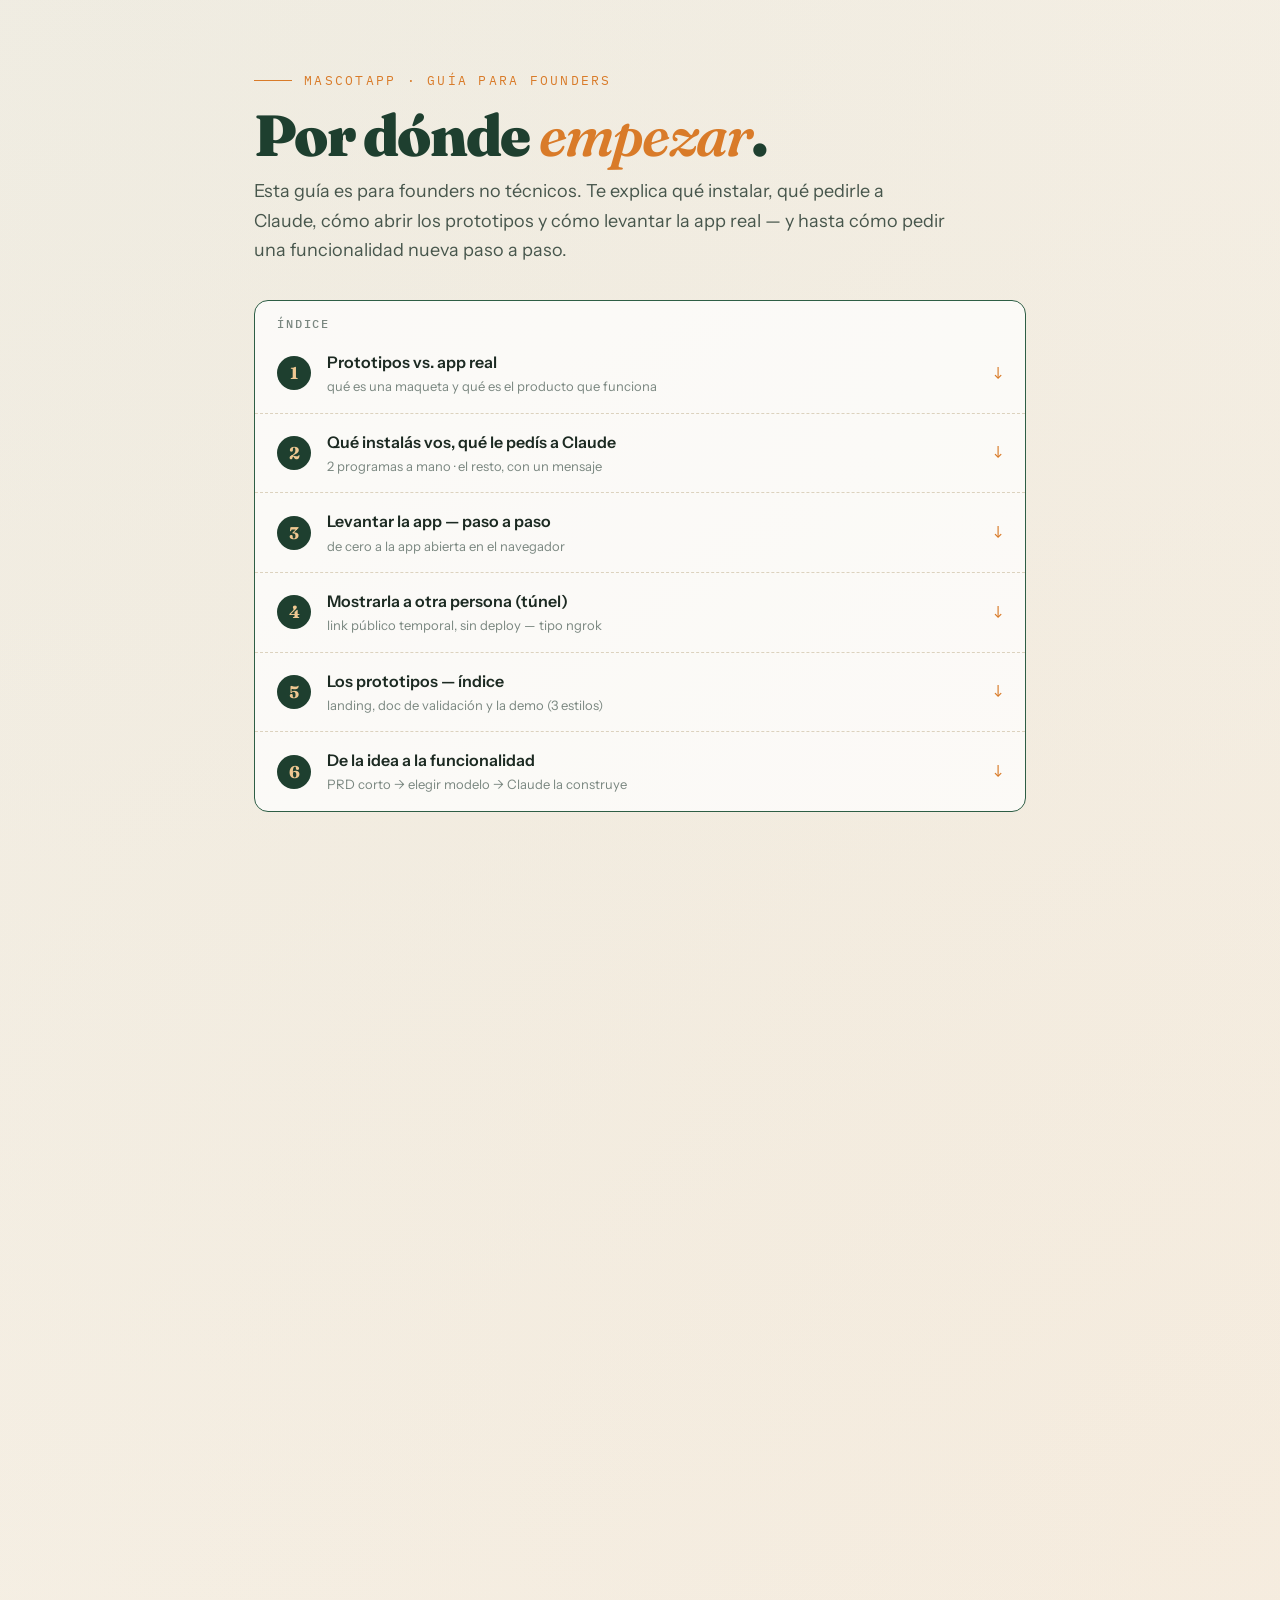
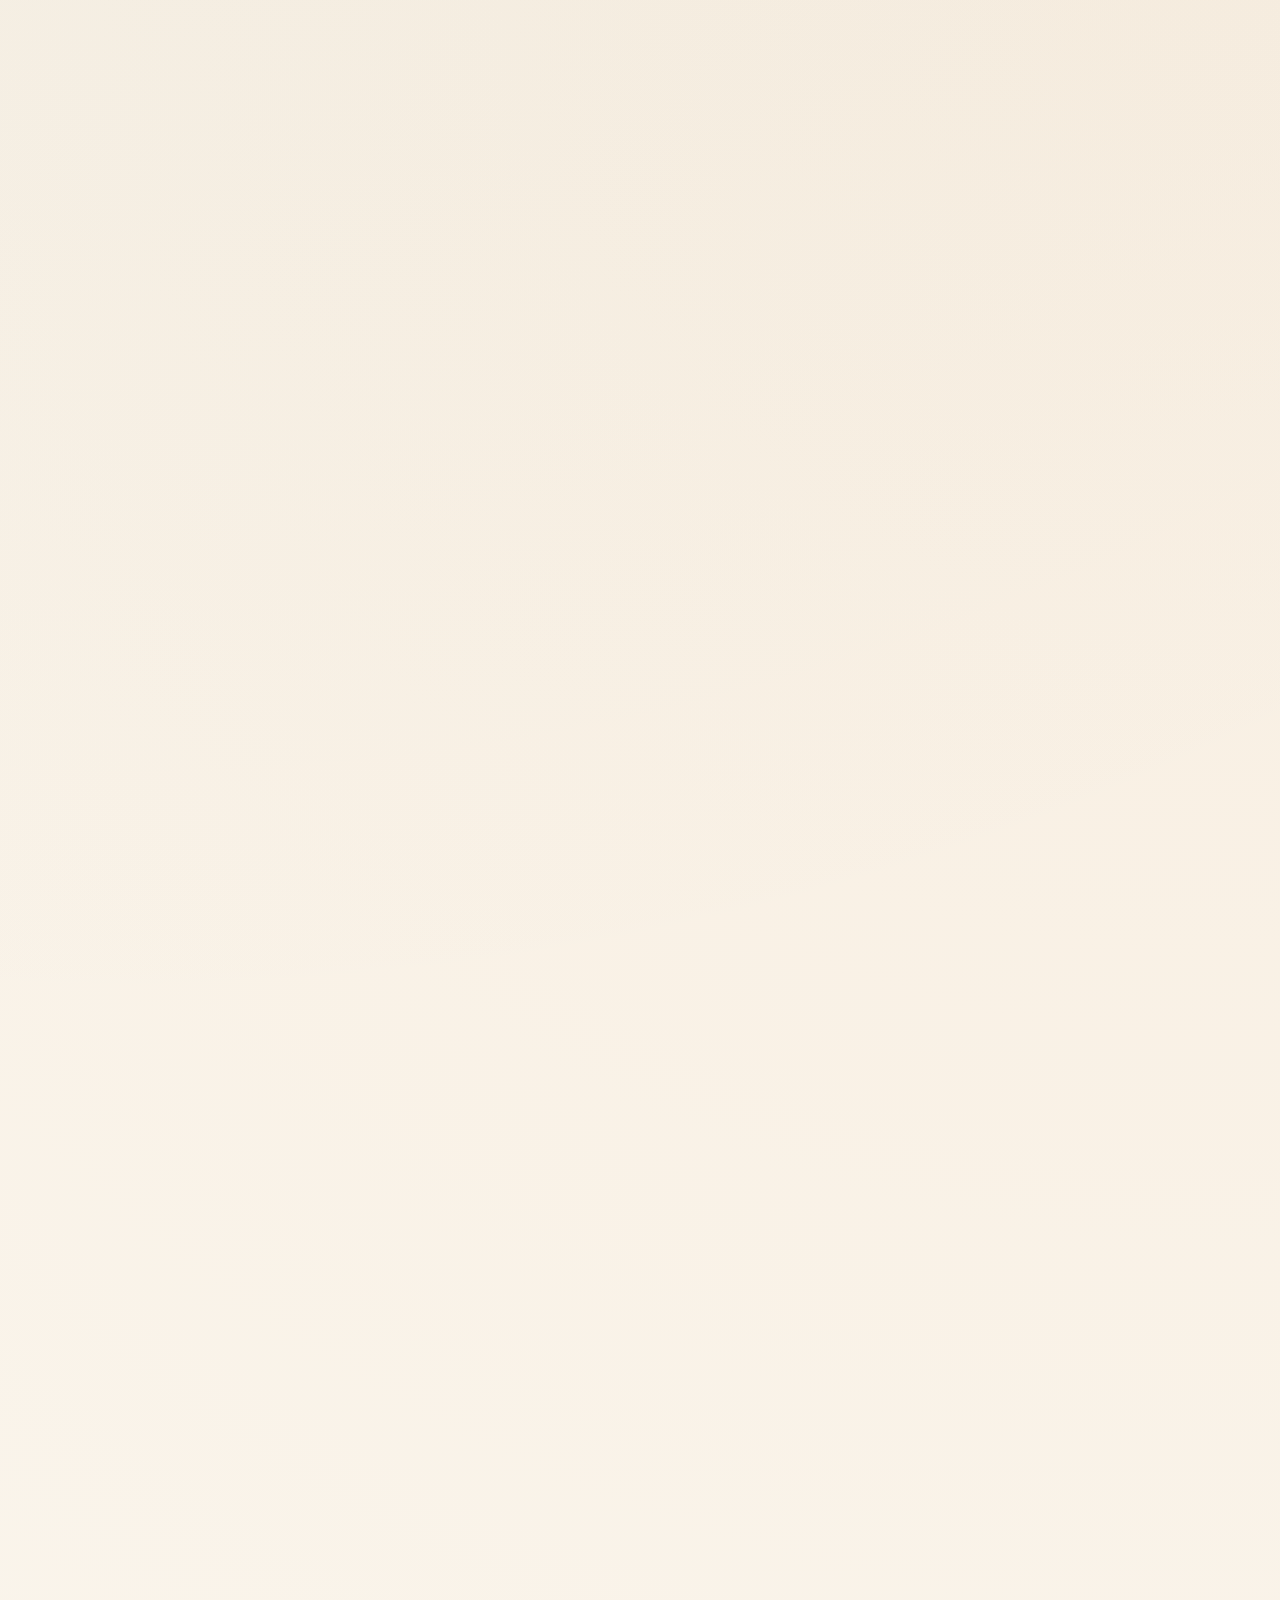
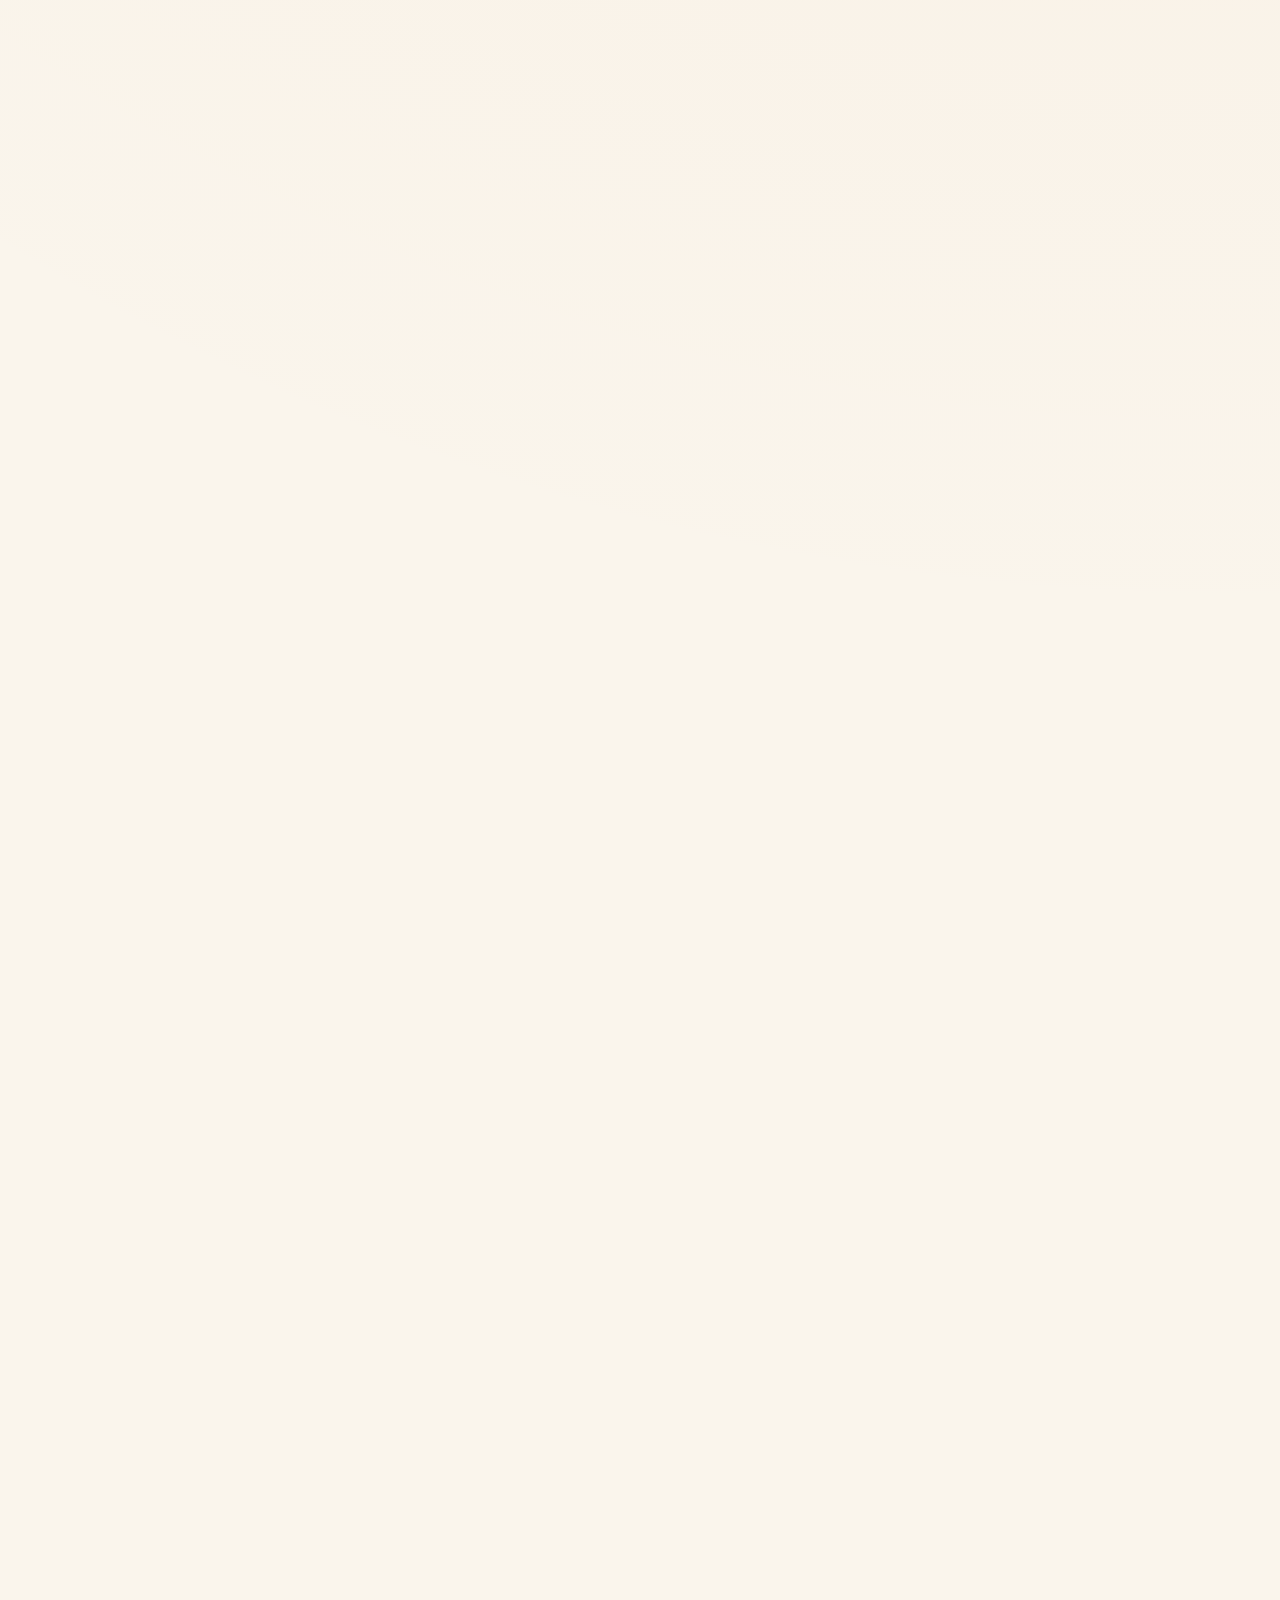
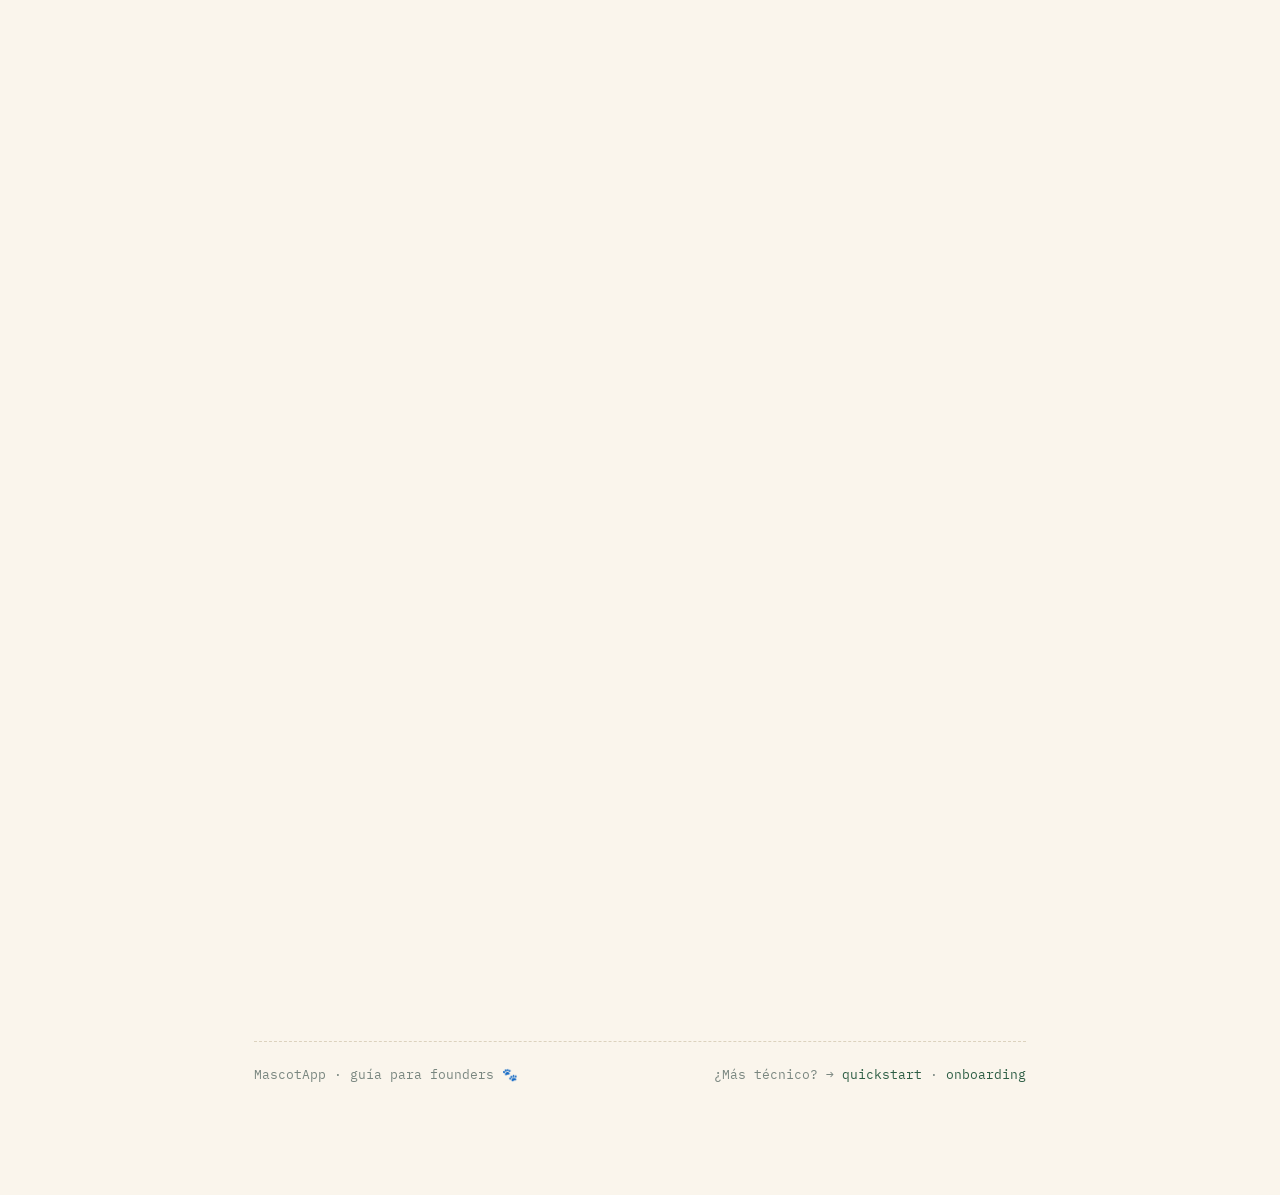
<file: index.html>
<!doctype html><html lang="es"><head><meta charset="utf-8">
<meta http-equiv="refresh" content="0; url=para-founders.html">
<title>MascotApp · Docs</title></head>
<body>Redirigiendo a <a href="para-founders.html">la guía</a>…</body></html>
</file>
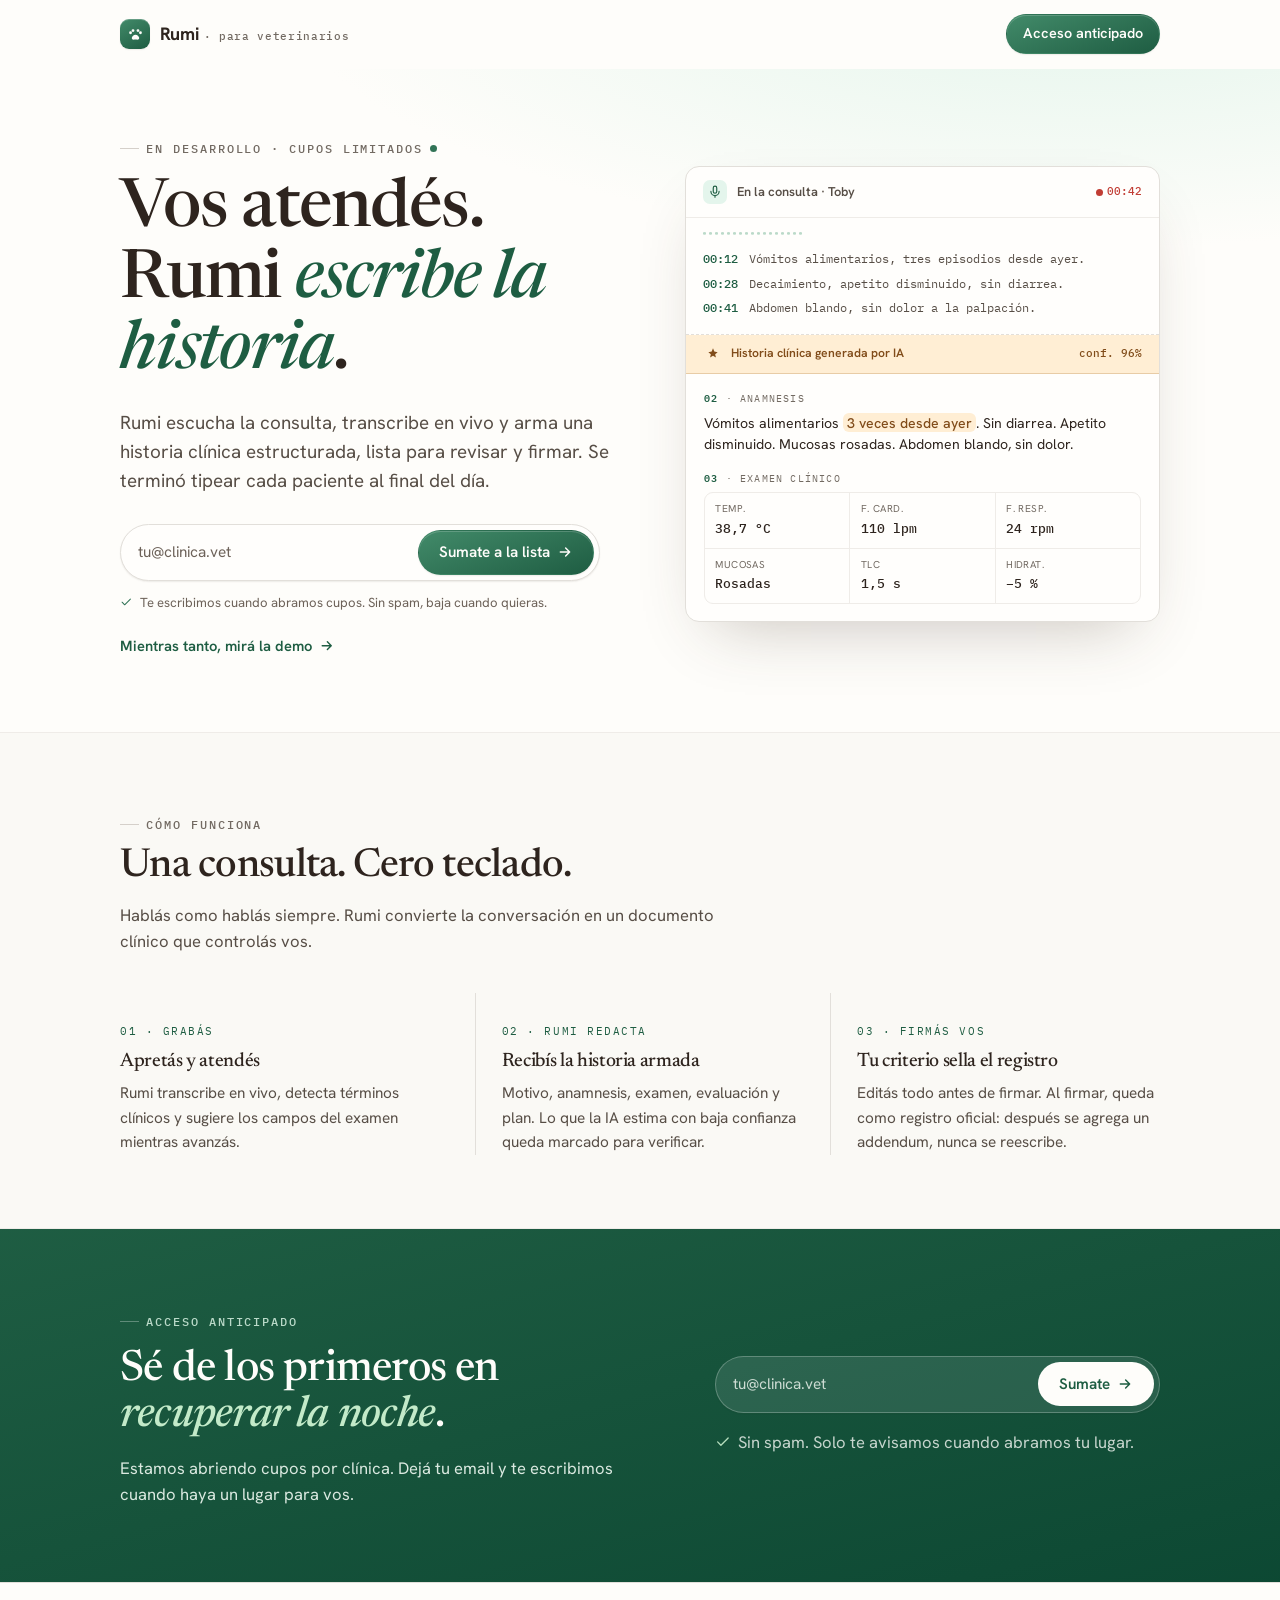
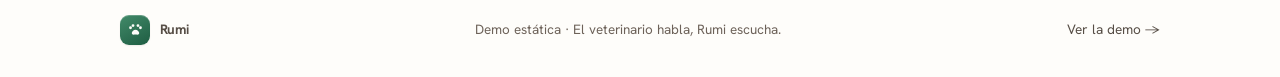
<file: prototipos/index.html>
<!doctype html>
<html lang="es">
<head>
<meta charset="utf-8" />
<meta name="viewport" content="width=device-width, initial-scale=1" />
<title>Rumi · La historia clínica se escribe sola</title>
<meta name="description" content="Rumi escucha la consulta, transcribe en vivo y arma la historia clínica lista para firmar. Sumate a la lista de acceso anticipado." />
<link rel="icon" href="data:image/svg+xml,<svg xmlns='http://www.w3.org/2000/svg' viewBox='0 0 100 100'><text y='.9em' font-size='90'>🐾</text></svg>" />
<link rel="preconnect" href="https://fonts.googleapis.com" />
<link rel="preconnect" href="https://fonts.gstatic.com" crossorigin />
<link href="https://fonts.googleapis.com/css2?family=Hanken+Grotesk:wght@400;500;600;700;800&family=IBM+Plex+Mono:wght@400;500;600&family=Newsreader:ital,opsz,wght@0,6..72,400;0,6..72,500;0,6..72,600;1,6..72,400;1,6..72,500&display=swap" rel="stylesheet" />
<style>
:root{
  --paper: oklch(0.993 0.004 85);
  --surface: oklch(0.981 0.005 84);
  --panel: oklch(0.998 0.003 85);
  --panel-sunk: oklch(0.972 0.006 83);

  --ink: oklch(0.27 0.018 56);
  --ink-soft: oklch(0.43 0.018 60);
  --ink-faint: oklch(0.505 0.02 62);
  --ink-ghost: oklch(0.53 0.016 66);

  --line: oklch(0.905 0.008 80);
  --line-soft: oklch(0.945 0.006 82);
  --line-strong: oklch(0.86 0.01 78);

  --pine: oklch(0.505 0.083 162);
  --pine-deep: oklch(0.43 0.078 162);
  --pine-bright: oklch(0.58 0.09 162);
  --pine-wash: oklch(0.955 0.022 162);
  --pine-line: oklch(0.86 0.04 162);

  --amber: oklch(0.66 0.115 68);
  --amber-text: oklch(0.47 0.095 60);
  --amber-wash: oklch(0.955 0.038 78);
  --amber-line: oklch(0.86 0.06 76);

  --alert: oklch(0.55 0.17 28);

  --shadow-sm: 0 1px 2px oklch(0.4 0.03 60 / 0.05), 0 1px 1px oklch(0.4 0.03 60 / 0.04);
  --shadow-md: 0 8px 26px -12px oklch(0.38 0.03 60 / 0.18), 0 2px 6px -3px oklch(0.38 0.03 60 / 0.08);
  --shadow-lg: 0 28px 64px -28px oklch(0.34 0.03 60 / 0.30);

  --r: 14px; --r-sm: 9px; --r-xs: 6px; --r-pill: 999px;
  --ease: cubic-bezier(0.22, 1, 0.36, 1);
  --ease-soft: cubic-bezier(0.16, 1, 0.3, 1);

  --serif: 'Newsreader', Georgia, serif;
  --sans: 'Hanken Grotesk', system-ui, sans-serif;
  --mono: 'IBM Plex Mono', ui-monospace, monospace;
  --bay: 70rem;
}
*{box-sizing:border-box}
html{scroll-behavior:smooth}
body{margin:0;background:var(--paper);color:var(--ink);font-family:var(--sans);font-size:16.5px;line-height:1.6;-webkit-font-smoothing:antialiased;text-rendering:optimizeLegibility}
@media (prefers-reduced-motion: reduce){html{scroll-behavior:auto}*{animation:none !important;transition:none !important}}
h1,h2,h3{font-family:var(--serif);font-weight:500;letter-spacing:-0.018em;margin:0;line-height:1.06;color:var(--ink)}
p{margin:0}
mark{background:var(--amber-wash);color:var(--amber-text);padding:0.05em 0.28em;border-radius:var(--r-xs);font-weight:500}
.wrap{max-width:var(--bay);margin-inline:auto;padding-inline:clamp(1.1rem,4vw,2.5rem)}
.eyebrow{font-family:var(--mono);font-size:12px;font-weight:500;letter-spacing:0.16em;text-transform:uppercase;color:var(--ink-ghost);display:inline-flex;gap:0.6em;align-items:center}
.eyebrow::before{content:"";width:1.6em;height:1px;background:var(--line-strong)}
.eyebrow.live::after{content:"";width:7px;height:7px;border-radius:50%;background:var(--pine);box-shadow:0 0 0 0 var(--pine-line);animation:beat 2.2s var(--ease-soft) infinite}
@keyframes beat{0%{box-shadow:0 0 0 0 oklch(0.58 0.09 162 / 0.5)}70%{box-shadow:0 0 0 7px oklch(0.58 0.09 162 / 0)}100%{box-shadow:0 0 0 0 oklch(0.58 0.09 162 / 0)}}

/* buttons */
.btn{display:inline-flex;align-items:center;gap:0.5em;white-space:nowrap;font-family:var(--sans);font-weight:600;font-size:0.95rem;padding:0.74em 1.3em;border-radius:var(--r-pill);border:1px solid transparent;cursor:pointer;text-decoration:none;transition:transform .2s var(--ease), box-shadow .2s var(--ease), background .2s var(--ease)}
.btn svg{width:1.05em;height:1.05em}
.btn-primary{background:linear-gradient(160deg, var(--pine-bright), var(--pine-deep));color:var(--paper);box-shadow:var(--shadow-sm), inset 0 1px 0 oklch(1 0 0 / 0.18)}
.btn-primary:hover{transform:translateY(-2px);box-shadow:var(--shadow-md), inset 0 1px 0 oklch(1 0 0 / 0.18)}
.btn-ghost{background:var(--panel);color:var(--ink);border-color:var(--line)}
.btn-ghost:hover{transform:translateY(-2px);border-color:var(--line-strong);box-shadow:var(--shadow-sm)}
.btn-light{background:var(--paper);color:var(--pine-deep)}
.btn-light:hover{transform:translateY(-2px);box-shadow:var(--shadow-md)}

/* brand mark */
.mark{width:30px;height:30px;border-radius:9px;flex:none;display:grid;place-items:center;background:linear-gradient(150deg, var(--pine-bright), var(--pine-deep));box-shadow:var(--shadow-sm), inset 0 1px 0 oklch(1 0 0 / 0.22)}
.mark svg{width:17px;height:17px;color:var(--paper)}
.lockup{display:flex;align-items:center;gap:0.6rem;font-weight:700;letter-spacing:-0.01em;font-size:1.12rem;text-decoration:none;color:var(--ink)}
.lockup .tag{font-family:var(--mono);font-size:11px;font-weight:500;color:var(--ink-ghost);letter-spacing:0.06em}

/* nav */
.nav{position:sticky;top:0;z-index:50;transition:background .3s var(--ease), border-color .3s var(--ease), box-shadow .3s var(--ease);border-bottom:1px solid transparent}
.nav.stuck{background:oklch(0.993 0.004 85 / 0.82);backdrop-filter:saturate(1.4) blur(12px);border-bottom-color:var(--line-soft);box-shadow:var(--shadow-sm)}
.nav-in{display:flex;align-items:center;justify-content:space-between;gap:1rem;height:68px}
.nav .btn{padding:0.55em 1.1em;font-size:0.9rem}

/* hero */
.hero{padding-top:clamp(2.2rem,5vw,3.8rem);padding-bottom:clamp(2.8rem,6vw,4.6rem);position:relative;overflow:hidden}
.hero::after{content:"";position:absolute;inset:0;pointer-events:none;background:radial-gradient(120% 75% at 85% -12%, var(--pine-wash), transparent 52%);z-index:-1}
.hero-grid{display:grid;grid-template-columns:1.04fr 0.96fr;gap:clamp(1.6rem,4vw,3.4rem);align-items:center}
@media (max-width:900px){.hero-grid{grid-template-columns:1fr;gap:2.2rem}}
.hero h1{font-size:clamp(2.5rem,5.6vw,4.2rem);margin-top:1.05rem}
.hero h1 em{font-style:italic;color:var(--pine-deep)}
.hero-lead{max-width:34rem;margin-top:1.2rem;font-size:clamp(1.04rem,1.5vw,1.18rem);color:var(--ink-soft);line-height:1.55}

/* waitlist form */
.waitlist{margin-top:1.8rem;max-width:30rem}
.wl-row{display:flex;gap:0.5rem;background:var(--panel);border:1px solid var(--line);border-radius:var(--r-pill);padding:0.32rem 0.32rem 0.32rem 0.5rem;box-shadow:var(--shadow-sm);transition:border-color .2s var(--ease), box-shadow .2s var(--ease)}
.wl-row:focus-within{border-color:var(--pine-line);box-shadow:var(--shadow-md)}
.wl-row input{flex:1;min-width:0;border:none;outline:none;background:none;font:inherit;font-size:0.96rem;color:var(--ink);padding:0.5em 0.6em}
.wl-row input::placeholder{color:var(--ink-faint)}
.wl-row .btn{flex:none}
.wl-note{margin-top:0.7rem;font-size:0.82rem;color:var(--ink-faint);display:flex;align-items:center;gap:0.45rem}
.wl-note svg{width:0.95em;height:0.95em;color:var(--pine);flex:none}
.wl-done{display:none;align-items:flex-start;gap:0.7rem;background:var(--pine-wash);border:1px solid var(--pine-line);border-radius:var(--r);padding:0.95rem 1.1rem}
.wl-done.show{display:flex;animation:fadeup .5s var(--ease)}
.wl-done .ck{width:26px;height:26px;border-radius:50%;background:var(--pine);color:var(--paper);display:grid;place-items:center;flex:none;margin-top:0.05rem}
.wl-done .ck svg{width:15px;height:15px}
.wl-done b{display:block;color:var(--pine-deep);font-size:0.98rem}
.wl-done p{font-size:0.88rem;color:var(--ink-soft);margin-top:0.1rem}
.demo-link{margin-top:1.3rem;display:inline-flex;align-items:center;gap:0.45rem;font-size:0.92rem;font-weight:600;color:var(--pine-deep);text-decoration:none}
.demo-link svg{width:1.05em;height:1.05em;transition:transform .25s var(--ease)}
.demo-link:hover svg{transform:translateX(4px)}

/* showpiece */
.slab{background:var(--panel);border:1px solid var(--line);border-radius:var(--r);box-shadow:var(--shadow-lg);overflow:hidden}
.slab-head{display:flex;align-items:center;gap:0.6rem;padding:0.8rem 1.05rem;border-bottom:1px solid var(--line-soft);font-size:0.8rem;font-weight:600;color:var(--ink-soft)}
.ico{width:24px;height:24px;border-radius:7px;display:grid;place-items:center;flex:none}
.ico-pine{background:var(--pine-wash);color:var(--pine-deep)}
.ico-amber{background:var(--amber-wash);color:var(--amber-text)}
.ico svg{width:14px;height:14px}
.rec-dot{margin-left:auto;display:inline-flex;align-items:center;gap:0.42em;font-family:var(--mono);font-size:11px;font-weight:500;color:var(--alert)}
.rec-dot i{width:7px;height:7px;border-radius:50%;background:var(--alert);animation:blink 1.4s var(--ease-soft) infinite}
@keyframes blink{0%,100%{opacity:1}50%{opacity:0.25}}
.wave{display:flex;align-items:center;gap:3px;height:20px;padding:0.7rem 1.05rem 0}
.wave i{width:3px;height:100%;border-radius:2px;background:var(--pine-line);transform-origin:center;transform:scaleY(0.3);animation:wv 1.3s var(--ease-soft) infinite}
@keyframes wv{0%,100%{transform:scaleY(0.28)}50%{transform:scaleY(1)}}
.transcript{padding:0.6rem 1.05rem 0.9rem;font-family:var(--mono);font-size:12px;line-height:1.7;color:var(--ink-soft)}
.transcript .ln{display:flex;gap:0.7rem;padding:0.12rem 0}
.transcript .t{color:var(--pine-deep);font-weight:500;flex:none}
.split{border-top:1px dashed var(--line)}
.doc-banner{display:flex;align-items:center;gap:0.5rem;background:var(--amber-wash);color:var(--amber-text);padding:0.55rem 1.05rem;font-size:0.76rem;font-weight:600;border-bottom:1px solid var(--amber-line)}
.doc-banner .conf{margin-left:auto;font-family:var(--mono);font-size:11px;font-weight:500}
.doc-body{padding:0.95rem 1.1rem 1.05rem}
.sec{margin-bottom:0.85rem}
.sec:last-child{margin-bottom:0}
.sec-h{font-family:var(--mono);font-size:10px;letter-spacing:0.12em;text-transform:uppercase;color:var(--ink-ghost);margin-bottom:0.35rem}
.sec-h b{color:var(--pine-deep);font-weight:600}
.sec p{font-size:0.88rem;color:var(--ink);line-height:1.5}
.vitals{display:grid;grid-template-columns:repeat(3,1fr);gap:1px;background:var(--line-soft);border:1px solid var(--line-soft);border-radius:var(--r-sm);overflow:hidden}
.vital{background:var(--panel);padding:0.5rem 0.65rem}
.vital .k{font-size:10px;letter-spacing:0.04em;text-transform:uppercase;color:var(--ink-ghost)}
.vital .v{font-family:var(--mono);font-size:13px;font-weight:500;color:var(--ink);margin-top:0.1rem}

/* how */
.how{background:var(--surface);border-block:1px solid var(--line-soft);padding-block:clamp(3rem,6vw,4.6rem)}
.how-head{max-width:40rem}
.how-head h2{font-size:clamp(1.7rem,3.4vw,2.5rem);margin-top:0.75rem}
.how-head p{margin-top:0.8rem;color:var(--ink-soft);font-size:1.04rem}
.steps{margin-top:clamp(1.8rem,3vw,2.8rem);display:grid;grid-template-columns:repeat(3,1fr);gap:clamp(0.9rem,2vw,1.6rem)}
@media (max-width:760px){.steps{grid-template-columns:1fr;gap:1rem}}
.stepc{position:relative;padding:1.4rem 0 0}
.stepc + .stepc{padding-left:clamp(0.9rem,2vw,1.6rem);border-left:1px solid var(--line)}
@media (max-width:760px){.stepc + .stepc{padding-left:0;border-left:0;border-top:1px solid var(--line);padding-top:1.4rem}}
.stepc .no{font-family:var(--mono);font-size:11px;letter-spacing:0.14em;text-transform:uppercase;color:var(--pine-deep)}
.stepc h3{font-size:1.22rem;margin-top:0.6rem}
.stepc p{margin-top:0.55rem;color:var(--ink-soft);font-size:0.96rem;max-width:24rem}

/* closing band */
.cta{background:linear-gradient(165deg, var(--pine-deep), oklch(0.36 0.07 164));color:var(--paper);padding-block:clamp(3rem,6vw,4.6rem)}
.cta .eyebrow{color:oklch(0.86 0.04 162)}
.cta .eyebrow::before{background:oklch(1 0 0 / 0.3)}
.cta-grid{display:grid;grid-template-columns:1.1fr 0.9fr;gap:clamp(1.6rem,4vw,3.5rem);align-items:center}
@media (max-width:820px){.cta-grid{grid-template-columns:1fr;gap:1.8rem}}
.cta h2{color:var(--paper);font-size:clamp(1.8rem,3.6vw,2.7rem);max-width:16ch;margin-top:1rem}
.cta h2 em{font-style:italic;color:oklch(0.9 0.06 150)}
.cta p{color:oklch(0.92 0.02 162);margin-top:1rem;max-width:32rem;font-size:1.04rem}
.cta .wl-row{background:oklch(1 0 0 / 0.1);border-color:oklch(1 0 0 / 0.25)}
.cta .wl-row input{color:var(--paper)}
.cta .wl-row input::placeholder{color:oklch(0.88 0.02 162)}
.cta .wl-row:focus-within{border-color:oklch(1 0 0 / 0.5);box-shadow:none}
.cta .wl-note{color:oklch(0.86 0.02 162)}
.cta .wl-note svg{color:oklch(0.86 0.06 150)}
.cta .wl-done{background:oklch(1 0 0 / 0.12);border-color:oklch(1 0 0 / 0.28)}
.cta .wl-done b{color:var(--paper)}
.cta .wl-done p{color:oklch(0.9 0.02 162)}
.cta .wl-done .ck{background:var(--paper);color:var(--pine-deep)}

/* footer */
.foot{border-top:1px solid var(--line);padding-block:2rem}
.foot-in{display:flex;flex-wrap:wrap;gap:1rem;align-items:center;justify-content:space-between}
.foot p{font-size:0.84rem;color:var(--ink-faint)}
.foot a{font-size:0.85rem;color:var(--ink-soft);text-decoration:none}
.foot a:hover{color:var(--ink)}

/* reveal */
.reveal{opacity:0;transform:translateY(16px);transition:opacity .7s var(--ease), transform .7s var(--ease)}
.reveal.in{opacity:1;transform:none}
@keyframes fadeup{from{opacity:0;transform:translateY(10px)}to{opacity:1;transform:none}}
</style>
</head>
<body>

<header class="nav" id="nav">
  <div class="wrap nav-in">
    <a class="lockup" href="#top">
      <span class="mark" aria-hidden="true"><svg viewBox="0 0 24 24" fill="currentColor"><path d="M7 9.5a2 2 0 1 1-4 0 2 2 0 0 1 4 0Zm14 0a2 2 0 1 1-4 0 2 2 0 0 1 4 0ZM10.5 6.5a2 2 0 1 1-4 0 2 2 0 0 1 4 0Zm7 0a2 2 0 1 1-4 0 2 2 0 0 1 4 0ZM12 12.5c-2.6 0-4.8 2.1-5.2 4.2-.3 1.6 1 2.8 2.6 2.8.8 0 1.7-.3 2.6-.3s1.8.3 2.6.3c1.6 0 2.9-1.2 2.6-2.8-.4-2.1-2.6-4.2-5.2-4.2Z"/></svg></span>
      <span>Rumi <span class="tag">· para veterinarios</span></span>
    </a>
    <a class="btn btn-primary" href="#sumate">Acceso anticipado</a>
  </div>
</header>

<main id="top">

<!-- HERO -->
<section class="hero">
  <div class="wrap hero-grid">
    <div>
      <span class="eyebrow live reveal">En desarrollo · cupos limitados</span>
      <h1 class="reveal">Vos atendés.<br>Rumi <em>escribe la historia</em>.</h1>
      <p class="hero-lead reveal">Rumi escucha la consulta, transcribe en vivo y arma una historia clínica estructurada, lista para revisar y firmar. Se terminó tipear cada paciente al final del día.</p>

      <form class="waitlist reveal" id="wl-hero" novalidate>
        <div class="wl-row">
          <input type="email" name="email" placeholder="tu@clinica.vet" aria-label="Tu email" required />
          <button class="btn btn-primary" type="submit">Sumate a la lista
            <svg viewBox="0 0 24 24" fill="none" stroke="currentColor" stroke-width="2.2" stroke-linecap="round" stroke-linejoin="round"><path d="M5 12h14M13 6l6 6-6 6"/></svg>
          </button>
        </div>
        <p class="wl-note">
          <svg viewBox="0 0 24 24" fill="none" stroke="currentColor" stroke-width="2"><path d="M20 6 9 17l-5-5" stroke-linecap="round" stroke-linejoin="round"/></svg>
          Te escribimos cuando abramos cupos. Sin spam, baja cuando quieras.
        </p>
        <div class="wl-done" role="status">
          <span class="ck" aria-hidden="true"><svg viewBox="0 0 24 24" fill="none" stroke="currentColor" stroke-width="3"><path d="M20 6 9 17l-5-5" stroke-linecap="round" stroke-linejoin="round"/></svg></span>
          <span><b>Estás en la lista.</b><p>Te avisamos apenas haya un lugar para tu clínica.</p></span>
        </div>
      </form>

      <a class="demo-link reveal" href="demo/index.html">Mientras tanto, mirá la demo
        <svg viewBox="0 0 24 24" fill="none" stroke="currentColor" stroke-width="2.2" stroke-linecap="round" stroke-linejoin="round"><path d="M5 12h14M13 6l6 6-6 6"/></svg>
      </a>
    </div>

    <!-- showpiece: transcript -> historia -->
    <div class="slab reveal" aria-label="De la conversación a la historia clínica">
      <div class="slab-head">
        <span class="ico ico-pine" aria-hidden="true"><svg viewBox="0 0 24 24" fill="none" stroke="currentColor" stroke-width="2"><path d="M12 2a3 3 0 0 1 3 3v6a3 3 0 0 1-6 0V5a3 3 0 0 1 3-3Z"/><path d="M5 11a7 7 0 0 0 14 0M12 18v3" stroke-linecap="round"/></svg></span>
        En la consulta · Toby
        <span class="rec-dot"><i></i>00:42</span>
      </div>
      <div class="wave" aria-hidden="true">
        <i style="animation-delay:-0.1s"></i><i style="animation-delay:-0.7s"></i><i style="animation-delay:-0.3s"></i><i style="animation-delay:-0.9s"></i><i style="animation-delay:-0.5s"></i><i style="animation-delay:-0.2s"></i><i style="animation-delay:-0.8s"></i><i style="animation-delay:-0.4s"></i><i style="animation-delay:-1s"></i><i style="animation-delay:-0.6s"></i><i style="animation-delay:-0.15s"></i><i style="animation-delay:-0.75s"></i><i style="animation-delay:-0.35s"></i><i style="animation-delay:-0.95s"></i><i style="animation-delay:-0.55s"></i><i style="animation-delay:-0.25s"></i><i style="animation-delay:-0.65s"></i>
      </div>
      <div class="transcript">
        <div class="ln"><span class="t">00:12</span><span>Vómitos alimentarios, tres episodios desde ayer.</span></div>
        <div class="ln"><span class="t">00:28</span><span>Decaimiento, apetito disminuido, sin diarrea.</span></div>
        <div class="ln"><span class="t">00:41</span><span>Abdomen blando, sin dolor a la palpación.</span></div>
      </div>
      <div class="split"></div>
      <div class="doc-banner">
        <span class="ico ico-amber" style="width:20px;height:20px" aria-hidden="true"><svg viewBox="0 0 24 24" fill="currentColor"><path d="m12 2 2.2 5.6L20 9l-4.3 3.6L17 18l-5-3-5 3 1.3-5.4L4 9l5.8-1.4L12 2Z"/></svg></span>
        Historia clínica generada por IA
        <span class="conf">conf. 96%</span>
      </div>
      <div class="doc-body">
        <div class="sec">
          <div class="sec-h"><b>02</b> · Anamnesis</div>
          <p>Vómitos alimentarios <mark>3 veces desde ayer</mark>. Sin diarrea. Apetito disminuido. Mucosas rosadas. Abdomen blando, sin dolor.</p>
        </div>
        <div class="sec">
          <div class="sec-h"><b>03</b> · Examen clínico</div>
          <div class="vitals">
            <div class="vital"><div class="k">Temp.</div><div class="v">38,7 °C</div></div>
            <div class="vital"><div class="k">F. card.</div><div class="v">110 lpm</div></div>
            <div class="vital"><div class="k">F. resp.</div><div class="v">24 rpm</div></div>
            <div class="vital"><div class="k">Mucosas</div><div class="v">Rosadas</div></div>
            <div class="vital"><div class="k">TLC</div><div class="v">1,5 s</div></div>
            <div class="vital"><div class="k">Hidrat.</div><div class="v">−5 %</div></div>
          </div>
        </div>
      </div>
    </div>
  </div>
</section>

<!-- HOW -->
<section class="how" id="como">
  <div class="wrap">
    <div class="how-head reveal">
      <span class="eyebrow">Cómo funciona</span>
      <h2>Una consulta. Cero teclado.</h2>
      <p>Hablás como hablás siempre. Rumi convierte la conversación en un documento clínico que controlás vos.</p>
    </div>
    <div class="steps">
      <article class="stepc reveal">
        <span class="no">01 · Grabás</span>
        <h3>Apretás y atendés</h3>
        <p>Rumi transcribe en vivo, detecta términos clínicos y sugiere los campos del examen mientras avanzás.</p>
      </article>
      <article class="stepc reveal">
        <span class="no">02 · Rumi redacta</span>
        <h3>Recibís la historia armada</h3>
        <p>Motivo, anamnesis, examen, evaluación y plan. Lo que la IA estima con baja confianza queda marcado para verificar.</p>
      </article>
      <article class="stepc reveal">
        <span class="no">03 · Firmás vos</span>
        <h3>Tu criterio sella el registro</h3>
        <p>Editás todo antes de firmar. Al firmar, queda como registro oficial: después se agrega un addendum, nunca se reescribe.</p>
      </article>
    </div>
  </div>
</section>

<!-- CLOSING CTA -->
<section class="cta" id="sumate">
  <div class="wrap cta-grid">
    <div>
      <span class="eyebrow reveal">Acceso anticipado</span>
      <h2 class="reveal">Sé de los primeros en <em>recuperar la noche</em>.</h2>
      <p class="reveal">Estamos abriendo cupos por clínica. Dejá tu email y te escribimos cuando haya un lugar para vos.</p>
    </div>
    <div class="reveal">
      <form class="waitlist" id="wl-cta" novalidate style="margin-top:0;max-width:none">
        <div class="wl-row">
          <input type="email" name="email" placeholder="tu@clinica.vet" aria-label="Tu email" required />
          <button class="btn btn-light" type="submit">Sumate
            <svg viewBox="0 0 24 24" fill="none" stroke="currentColor" stroke-width="2.2" stroke-linecap="round" stroke-linejoin="round"><path d="M5 12h14M13 6l6 6-6 6"/></svg>
          </button>
        </div>
        <p class="wl-note">
          <svg viewBox="0 0 24 24" fill="none" stroke="currentColor" stroke-width="2"><path d="M20 6 9 17l-5-5" stroke-linecap="round" stroke-linejoin="round"/></svg>
          Sin spam. Solo te avisamos cuando abramos tu lugar.
        </p>
        <div class="wl-done" role="status">
          <span class="ck" aria-hidden="true"><svg viewBox="0 0 24 24" fill="none" stroke="currentColor" stroke-width="3"><path d="M20 6 9 17l-5-5" stroke-linecap="round" stroke-linejoin="round"/></svg></span>
          <span><b>Estás en la lista.</b><p>Gracias. Te avisamos apenas haya cupo.</p></span>
        </div>
      </form>
    </div>
  </div>
</section>

</main>

<footer class="foot">
  <div class="wrap foot-in">
    <a class="lockup" href="#top"><span class="mark" aria-hidden="true"><svg viewBox="0 0 24 24" fill="currentColor"><path d="M7 9.5a2 2 0 1 1-4 0 2 2 0 0 1 4 0Zm14 0a2 2 0 1 1-4 0 2 2 0 0 1 4 0ZM10.5 6.5a2 2 0 1 1-4 0 2 2 0 0 1 4 0Zm7 0a2 2 0 1 1-4 0 2 2 0 0 1 4 0ZM12 12.5c-2.6 0-4.8 2.1-5.2 4.2-.3 1.6 1 2.8 2.6 2.8.8 0 1.7-.3 2.6-.3s1.8.3 2.6.3c1.6 0 2.9-1.2 2.6-2.8-.4-2.1-2.6-4.2-5.2-4.2Z"/></svg></span><span>Rumi</span></a>
    <p>Demo estática · El veterinario habla, Rumi escucha.</p>
    <a href="demo/index.html">Ver la demo →</a>
  </div>
</footer>

<script>
const nav = document.getElementById('nav');
const onScroll = () => nav.classList.toggle('stuck', window.scrollY > 12);
onScroll(); addEventListener('scroll', onScroll, {passive:true});

const io = new IntersectionObserver((entries) => {
  for (const e of entries){ if (e.isIntersecting){ e.target.classList.add('in'); io.unobserve(e.target); } }
}, {rootMargin:'0px 0px -8% 0px', threshold:0.08});
document.querySelectorAll('.reveal').forEach((el,i) => { el.style.transitionDelay = Math.min(i % 4, 3) * 60 + 'ms'; io.observe(el); });

// waitlist (demo: no backend, confirms inline)
document.querySelectorAll('.waitlist').forEach(form => {
  const row = form.querySelector('.wl-row');
  const note = form.querySelector('.wl-note');
  const done = form.querySelector('.wl-done');
  const input = form.querySelector('input');
  form.addEventListener('submit', (e) => {
    e.preventDefault();
    if (!input.value || !/^[^@\s]+@[^@\s]+\.[^@\s]+$/.test(input.value)) {
      input.focus(); row.style.borderColor = 'var(--alert)';
      return;
    }
    row.style.display = 'none'; if (note) note.style.display = 'none';
    done.classList.add('show');
  });
  input.addEventListener('input', () => { row.style.borderColor = ''; });
});
</script>
</body>
</html>
</file>
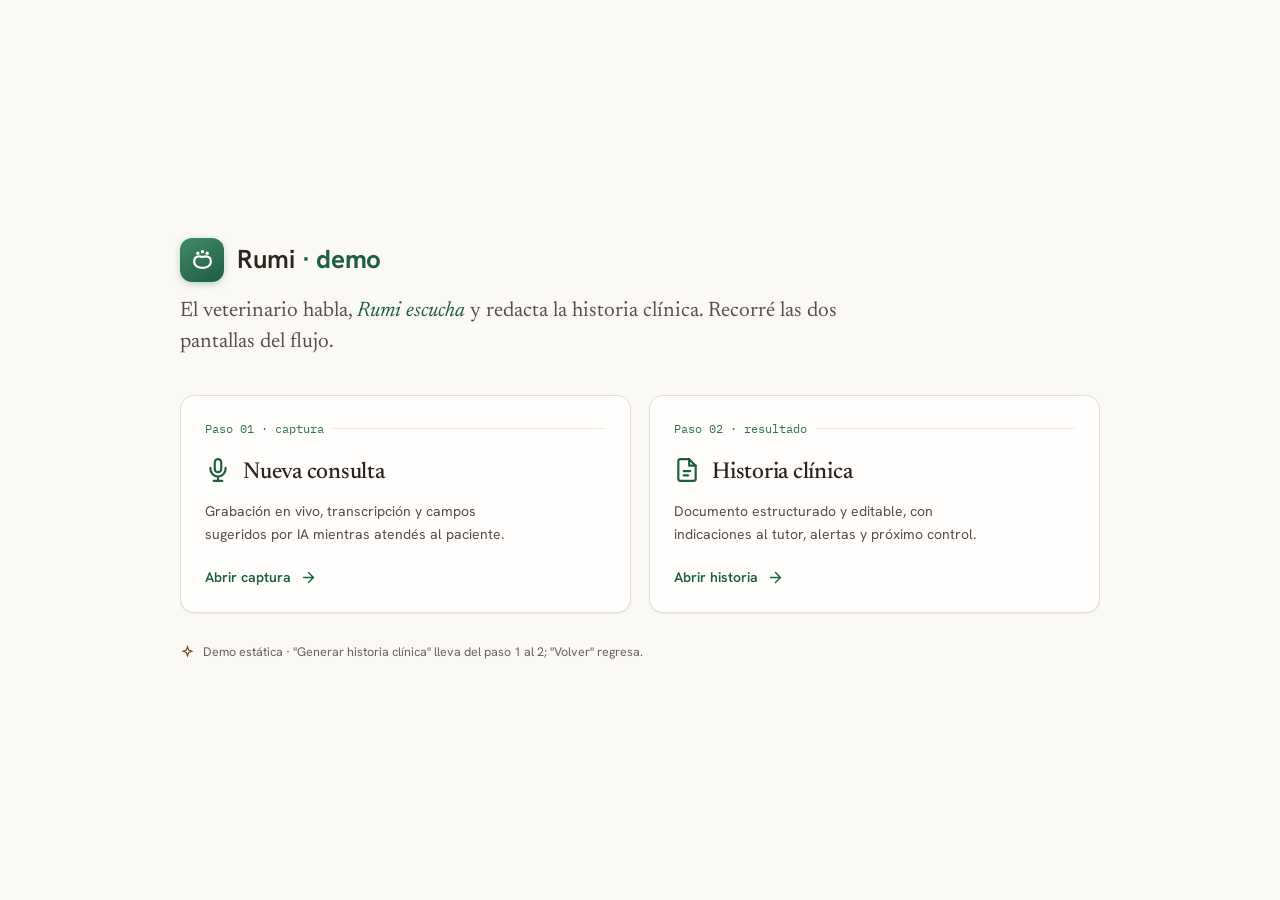
<file: prototipos/demo/index.html>
<!doctype html>
<html lang="es">
<head>
<meta charset="utf-8" />
<meta name="viewport" content="width=device-width, initial-scale=1" />
<title>Rumi · Demo</title>
<link rel="stylesheet" href="app.css" />
<link rel="icon" href="data:image/svg+xml,<svg xmlns='http://www.w3.org/2000/svg' viewBox='0 0 100 100'><text y='.9em' font-size='90'>🐾</text></svg>" />
<style>
  body { background: var(--surface); display: grid; place-items: center; min-height: 100vh; padding: 40px 20px; }
  .launch { width: 100%; max-width: 920px; }
  .launch-head { display: flex; align-items: center; gap: 13px; margin-bottom: 6px; }
  .launch-head .brand-mark { width: 44px; height: 44px; border-radius: 12px; }
  .launch-head .brand-mark svg { width: 25px; height: 25px; }
  .launch-head h1 { font-size: 26px; font-weight: 600; letter-spacing: -0.01em; }
  .launch-head h1 b { color: var(--pine-deep); }
  .lead { font-family: 'Newsreader', serif; font-size: 21px; line-height: 1.5; color: var(--ink-soft); max-width: 56ch; margin: 14px 0 36px; }
  .lead em { color: var(--pine-deep); font-style: italic; }
  .cards { display: grid; grid-template-columns: 1fr 1fr; gap: 18px; }
  .launch-card {
    display: flex; flex-direction: column;
    background: var(--panel); border: 1px solid var(--line); border-radius: var(--r);
    box-shadow: var(--shadow-sm); padding: 24px; text-align: left;
    transition: transform 0.3s var(--ease), box-shadow 0.3s var(--ease), border-color 0.3s var(--ease);
  }
  .launch-card:hover { transform: translateY(-3px); box-shadow: var(--shadow-md); border-color: var(--pine-line); }
  .launch-card .step { font-family: 'IBM Plex Mono', monospace; font-size: 12px; color: var(--pine); margin-bottom: 18px; display: flex; align-items: center; gap: 8px; }
  .launch-card .step::after { content: ''; flex: 1; height: 1px; background: var(--line-soft); }
  .card-title { display: flex; align-items: center; gap: 12px; margin-bottom: 10px; }
  .card-title .ic { color: var(--pine-deep); flex-shrink: 0; }
  .card-title .ic svg { width: 26px; height: 26px; }
  .launch-card h2 { font-family: 'Newsreader', serif; font-size: 23px; font-weight: 500; letter-spacing: -0.01em; }
  .launch-card p { color: var(--ink-soft); line-height: 1.6; font-size: 14px; max-width: 38ch; }
  .launch-card .go { margin-top: 22px; display: inline-flex; align-items: center; gap: 9px; font-weight: 600; font-size: 14px; color: var(--pine-deep); }
  .launch-card .go svg { width: 17px; height: 17px; transition: transform 0.25s var(--ease); }
  .launch-card:hover .go svg { transform: translateX(4px); }
  .foot { margin-top: 30px; font-size: 12.5px; color: var(--ink-faint); display: flex; align-items: center; gap: 8px; }
  .foot svg { width: 15px; height: 15px; color: var(--amber-text); }
  @media (max-width: 680px) { .cards { grid-template-columns: 1fr; } }
</style>
</head>
<body>
  <main class="launch">
    <div class="launch-head">
      <div class="brand-mark">
        <svg viewBox="0 0 24 24" fill="none" stroke="white" stroke-width="2" stroke-linecap="round" stroke-linejoin="round">
          <path d="M4 14c0-3 2-5 5-5 1.5 0 2 .5 3 .5s1.5-.5 3-.5c3 0 5 2 5 5 0 4-4 6-8 6s-8-2-8-6Z"/>
          <circle cx="7.5" cy="6" r="1.6" fill="white" stroke="none"/><circle cx="12" cy="4.5" r="1.6" fill="white" stroke="none"/><circle cx="16.5" cy="6" r="1.6" fill="white" stroke="none"/>
        </svg>
      </div>
      <h1>Rumi <b>· demo</b></h1>
    </div>
    <p class="lead">El veterinario habla, <em>Rumi escucha</em> y redacta la historia clínica. Recorré las dos pantallas del flujo.</p>

    <div class="cards">
      <a class="launch-card" href="nueva-consulta.html">
        <div class="step">Paso 01 · captura</div>
        <div class="card-title">
          <span class="ic"><svg viewBox="0 0 24 24" fill="none" stroke="currentColor" stroke-width="2" stroke-linecap="round" stroke-linejoin="round"><path d="M12 2a3 3 0 0 0-3 3v6a3 3 0 0 0 6 0V5a3 3 0 0 0-3-3Z"/><path d="M19 10v1a7 7 0 0 1-14 0v-1M12 18v4M8 22h8"/></svg></span>
          <h2>Nueva consulta</h2>
        </div>
        <p>Grabación en vivo, transcripción y campos sugeridos por IA mientras atendés al paciente.</p>
        <span class="go">Abrir captura <svg viewBox="0 0 24 24" fill="none" stroke="currentColor" stroke-width="2" stroke-linecap="round" stroke-linejoin="round"><path d="M5 12h14M12 5l7 7-7 7"/></svg></span>
      </a>

      <a class="launch-card" href="historia-clinica.html">
        <div class="step">Paso 02 · resultado</div>
        <div class="card-title">
          <span class="ic"><svg viewBox="0 0 24 24" fill="none" stroke="currentColor" stroke-width="2" stroke-linecap="round" stroke-linejoin="round"><path d="M14 2H6a2 2 0 0 0-2 2v16a2 2 0 0 0 2 2h12a2 2 0 0 0 2-2V8z"/><path d="M14 2v6h6M9 13h6M9 17h4"/></svg></span>
          <h2>Historia clínica</h2>
        </div>
        <p>Documento estructurado y editable, con indicaciones al tutor, alertas y próximo control.</p>
        <span class="go">Abrir historia <svg viewBox="0 0 24 24" fill="none" stroke="currentColor" stroke-width="2" stroke-linecap="round" stroke-linejoin="round"><path d="M5 12h14M12 5l7 7-7 7"/></svg></span>
      </a>
    </div>

    <div class="foot">
      <svg viewBox="0 0 24 24" fill="none" stroke="currentColor" stroke-width="2"><path d="m12 3 1.9 5.1L19 10l-5.1 1.9L12 17l-1.9-5.1L5 10l5.1-1.9z"/></svg>
      Demo estática · "Generar historia clínica" lleva del paso 1 al 2; "Volver" regresa.
    </div>
  </main>
</body>
</html>
</file>
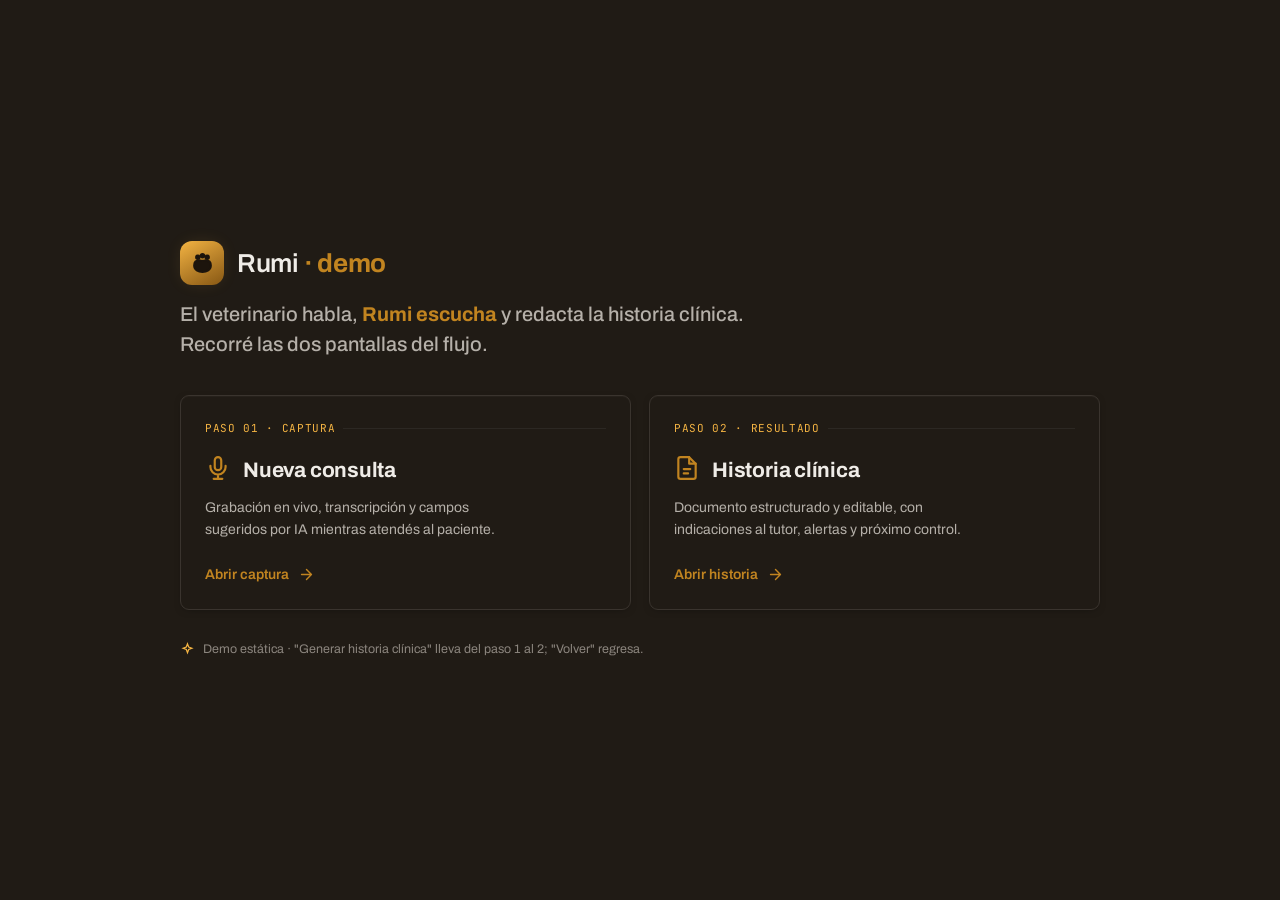
<file: prototipos/demo02/index.html>
<!doctype html>
<html lang="es">
<head>
<meta charset="utf-8" />
<meta name="viewport" content="width=device-width, initial-scale=1" />
<title>Rumi · Demo</title>
<link rel="stylesheet" href="app.css" />
<link rel="icon" href="data:image/svg+xml,<svg xmlns='http://www.w3.org/2000/svg' viewBox='0 0 100 100'><text y='.9em' font-size='90'>🐾</text></svg>" />
<style>
  body { background: var(--surface); display: grid; place-items: center; min-height: 100vh; padding: 40px 20px; }
  .launch { width: 100%; max-width: 920px; }
  .launch-head { display: flex; align-items: center; gap: 13px; margin-bottom: 6px; }
  .launch-head .brand-mark { width: 44px; height: 44px; border-radius: 12px; }
  .launch-head .brand-mark svg { width: 25px; height: 25px; }
  .launch-head h1 { font-size: 26px; font-weight: 600; letter-spacing: -0.01em; }
  .launch-head h1 b { color: var(--pine-deep); }
  .lead { font-family: 'Archivo', sans-serif; font-size: 20px; font-weight: 500; line-height: 1.5; color: var(--ink-soft); max-width: 56ch; margin: 14px 0 36px; }
  .lead em { color: var(--pine-deep); font-style: normal; font-weight: 700; }
  .cards { display: grid; grid-template-columns: 1fr 1fr; gap: 18px; }
  .launch-card {
    display: flex; flex-direction: column;
    background: var(--panel); border: 1px solid var(--line); border-radius: var(--r);
    box-shadow: var(--shadow-sm); padding: 24px; text-align: left;
    transition: transform 0.3s var(--ease), box-shadow 0.3s var(--ease), border-color 0.3s var(--ease);
  }
  .launch-card:hover { transform: translateY(-3px); box-shadow: var(--shadow-md); border-color: var(--pine-line); }
  .launch-card .step { font-family: 'JetBrains Mono', monospace; font-size: 11px; letter-spacing: 0.06em; text-transform: uppercase; color: var(--pine); margin-bottom: 18px; display: flex; align-items: center; gap: 8px; }
  .launch-card .step::after { content: ''; flex: 1; height: 1px; background: var(--line-soft); }
  .card-title { display: flex; align-items: center; gap: 12px; margin-bottom: 10px; }
  .card-title .ic { color: var(--pine-deep); flex-shrink: 0; }
  .card-title .ic svg { width: 26px; height: 26px; }
  .launch-card h2 { font-family: 'Archivo', sans-serif; font-size: 21px; font-weight: 700; letter-spacing: -0.01em; }
  .launch-card p { color: var(--ink-soft); line-height: 1.6; font-size: 14px; max-width: 38ch; }
  .launch-card .go { margin-top: 22px; display: inline-flex; align-items: center; gap: 9px; font-weight: 600; font-size: 14px; color: var(--pine-deep); }
  .launch-card .go svg { width: 17px; height: 17px; transition: transform 0.25s var(--ease); }
  .launch-card:hover .go svg { transform: translateX(4px); }
  .foot { margin-top: 30px; font-size: 12.5px; color: var(--ink-faint); display: flex; align-items: center; gap: 8px; }
  .foot svg { width: 15px; height: 15px; color: var(--amber-text); }
  @media (max-width: 680px) { .cards { grid-template-columns: 1fr; } }
</style>
</head>
<body>
  <main class="launch">
    <div class="launch-head">
      <div class="brand-mark">
        <svg viewBox="0 0 24 24" fill="none" stroke="white" stroke-width="2" stroke-linecap="round" stroke-linejoin="round">
          <path d="M4 14c0-3 2-5 5-5 1.5 0 2 .5 3 .5s1.5-.5 3-.5c3 0 5 2 5 5 0 4-4 6-8 6s-8-2-8-6Z"/>
          <circle cx="7.5" cy="6" r="1.6" fill="white" stroke="none"/><circle cx="12" cy="4.5" r="1.6" fill="white" stroke="none"/><circle cx="16.5" cy="6" r="1.6" fill="white" stroke="none"/>
        </svg>
      </div>
      <h1>Rumi <b>· demo</b></h1>
    </div>
    <p class="lead">El veterinario habla, <em>Rumi escucha</em> y redacta la historia clínica. Recorré las dos pantallas del flujo.</p>

    <div class="cards">
      <a class="launch-card" href="nueva-consulta.html">
        <div class="step">Paso 01 · captura</div>
        <div class="card-title">
          <span class="ic"><svg viewBox="0 0 24 24" fill="none" stroke="currentColor" stroke-width="2" stroke-linecap="round" stroke-linejoin="round"><path d="M12 2a3 3 0 0 0-3 3v6a3 3 0 0 0 6 0V5a3 3 0 0 0-3-3Z"/><path d="M19 10v1a7 7 0 0 1-14 0v-1M12 18v4M8 22h8"/></svg></span>
          <h2>Nueva consulta</h2>
        </div>
        <p>Grabación en vivo, transcripción y campos sugeridos por IA mientras atendés al paciente.</p>
        <span class="go">Abrir captura <svg viewBox="0 0 24 24" fill="none" stroke="currentColor" stroke-width="2" stroke-linecap="round" stroke-linejoin="round"><path d="M5 12h14M12 5l7 7-7 7"/></svg></span>
      </a>

      <a class="launch-card" href="historia-clinica.html">
        <div class="step">Paso 02 · resultado</div>
        <div class="card-title">
          <span class="ic"><svg viewBox="0 0 24 24" fill="none" stroke="currentColor" stroke-width="2" stroke-linecap="round" stroke-linejoin="round"><path d="M14 2H6a2 2 0 0 0-2 2v16a2 2 0 0 0 2 2h12a2 2 0 0 0 2-2V8z"/><path d="M14 2v6h6M9 13h6M9 17h4"/></svg></span>
          <h2>Historia clínica</h2>
        </div>
        <p>Documento estructurado y editable, con indicaciones al tutor, alertas y próximo control.</p>
        <span class="go">Abrir historia <svg viewBox="0 0 24 24" fill="none" stroke="currentColor" stroke-width="2" stroke-linecap="round" stroke-linejoin="round"><path d="M5 12h14M12 5l7 7-7 7"/></svg></span>
      </a>
    </div>

    <div class="foot">
      <svg viewBox="0 0 24 24" fill="none" stroke="currentColor" stroke-width="2"><path d="m12 3 1.9 5.1L19 10l-5.1 1.9L12 17l-1.9-5.1L5 10l5.1-1.9z"/></svg>
      Demo estática · "Generar historia clínica" lleva del paso 1 al 2; "Volver" regresa.
    </div>
  </main>
</body>
</html>
</file>
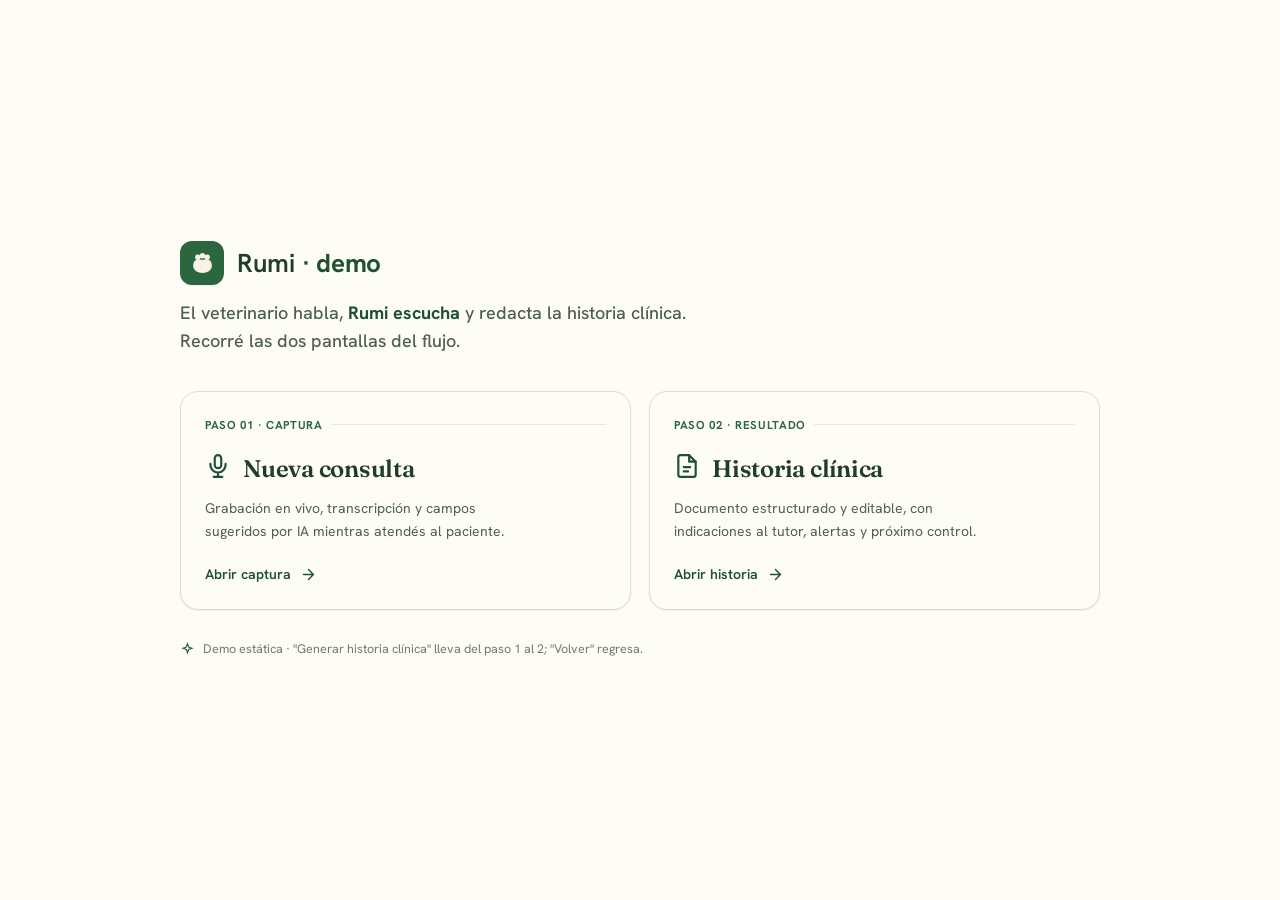
<file: prototipos/demo03/index.html>
<!doctype html>
<html lang="es">
<head>
<meta charset="utf-8" />
<meta name="viewport" content="width=device-width, initial-scale=1" />
<title>Rumi · Demo</title>
<link rel="stylesheet" href="app.css" />
<link rel="icon" href="data:image/svg+xml,<svg xmlns='http://www.w3.org/2000/svg' viewBox='0 0 100 100'><text y='.9em' font-size='90'>🐾</text></svg>" />
<style>
  body { background: var(--surface); display: grid; place-items: center; min-height: 100vh; padding: 40px 20px; }
  .launch { width: 100%; max-width: 920px; }
  .launch-head { display: flex; align-items: center; gap: 13px; margin-bottom: 6px; }
  .launch-head .brand-mark { width: 44px; height: 44px; border-radius: 12px; }
  .launch-head .brand-mark svg { width: 25px; height: 25px; }
  .launch-head h1 { font-size: 26px; font-weight: 600; letter-spacing: -0.01em; }
  .launch-head h1 b { color: var(--pine-deep); }
  .lead { font-family: 'Hanken Grotesk', sans-serif; font-size: 18px; font-weight: 500; line-height: 1.55; color: var(--ink-soft); max-width: 54ch; margin: 14px 0 36px; }
  .lead em { color: var(--pine-deep); font-style: normal; font-weight: 700; }
  .cards { display: grid; grid-template-columns: 1fr 1fr; gap: 18px; }
  .launch-card {
    display: flex; flex-direction: column;
    background: var(--panel); border: 1px solid var(--line); border-radius: var(--r);
    box-shadow: var(--shadow-sm); padding: 24px; text-align: left;
    transition: transform 0.3s var(--ease), box-shadow 0.3s var(--ease), border-color 0.3s var(--ease);
  }
  .launch-card:hover { transform: translateY(-3px); box-shadow: var(--shadow-md); border-color: var(--pine-line); }
  .launch-card .step { font-size: 11.5px; font-weight: 700; letter-spacing: 0.06em; text-transform: uppercase; color: var(--pine); margin-bottom: 18px; display: flex; align-items: center; gap: 8px; }
  .launch-card .step::after { content: ''; flex: 1; height: 1px; background: var(--line-soft); }
  .card-title { display: flex; align-items: center; gap: 12px; margin-bottom: 10px; }
  .card-title .ic { color: var(--pine-deep); flex-shrink: 0; }
  .card-title .ic svg { width: 26px; height: 26px; }
  .launch-card h2 { font-family: 'Fraunces', serif; font-size: 24px; font-weight: 600; letter-spacing: -0.01em; }
  .launch-card p { color: var(--ink-soft); line-height: 1.6; font-size: 14px; max-width: 38ch; }
  .launch-card .go { margin-top: 22px; display: inline-flex; align-items: center; gap: 9px; font-weight: 600; font-size: 14px; color: var(--pine-deep); }
  .launch-card .go svg { width: 17px; height: 17px; transition: transform 0.25s var(--ease); }
  .launch-card:hover .go svg { transform: translateX(4px); }
  .foot { margin-top: 30px; font-size: 12.5px; color: var(--ink-faint); display: flex; align-items: center; gap: 8px; }
  .foot svg { width: 15px; height: 15px; color: var(--amber-text); }
  @media (max-width: 680px) { .cards { grid-template-columns: 1fr; } }
</style>
</head>
<body>
  <main class="launch">
    <div class="launch-head">
      <div class="brand-mark">
        <svg viewBox="0 0 24 24" fill="none" stroke="white" stroke-width="2" stroke-linecap="round" stroke-linejoin="round">
          <path d="M4 14c0-3 2-5 5-5 1.5 0 2 .5 3 .5s1.5-.5 3-.5c3 0 5 2 5 5 0 4-4 6-8 6s-8-2-8-6Z"/>
          <circle cx="7.5" cy="6" r="1.6" fill="white" stroke="none"/><circle cx="12" cy="4.5" r="1.6" fill="white" stroke="none"/><circle cx="16.5" cy="6" r="1.6" fill="white" stroke="none"/>
        </svg>
      </div>
      <h1>Rumi <b>· demo</b></h1>
    </div>
    <p class="lead">El veterinario habla, <em>Rumi escucha</em> y redacta la historia clínica. Recorré las dos pantallas del flujo.</p>

    <div class="cards">
      <a class="launch-card" href="nueva-consulta.html">
        <div class="step">Paso 01 · captura</div>
        <div class="card-title">
          <span class="ic"><svg viewBox="0 0 24 24" fill="none" stroke="currentColor" stroke-width="2" stroke-linecap="round" stroke-linejoin="round"><path d="M12 2a3 3 0 0 0-3 3v6a3 3 0 0 0 6 0V5a3 3 0 0 0-3-3Z"/><path d="M19 10v1a7 7 0 0 1-14 0v-1M12 18v4M8 22h8"/></svg></span>
          <h2>Nueva consulta</h2>
        </div>
        <p>Grabación en vivo, transcripción y campos sugeridos por IA mientras atendés al paciente.</p>
        <span class="go">Abrir captura <svg viewBox="0 0 24 24" fill="none" stroke="currentColor" stroke-width="2" stroke-linecap="round" stroke-linejoin="round"><path d="M5 12h14M12 5l7 7-7 7"/></svg></span>
      </a>

      <a class="launch-card" href="historia-clinica.html">
        <div class="step">Paso 02 · resultado</div>
        <div class="card-title">
          <span class="ic"><svg viewBox="0 0 24 24" fill="none" stroke="currentColor" stroke-width="2" stroke-linecap="round" stroke-linejoin="round"><path d="M14 2H6a2 2 0 0 0-2 2v16a2 2 0 0 0 2 2h12a2 2 0 0 0 2-2V8z"/><path d="M14 2v6h6M9 13h6M9 17h4"/></svg></span>
          <h2>Historia clínica</h2>
        </div>
        <p>Documento estructurado y editable, con indicaciones al tutor, alertas y próximo control.</p>
        <span class="go">Abrir historia <svg viewBox="0 0 24 24" fill="none" stroke="currentColor" stroke-width="2" stroke-linecap="round" stroke-linejoin="round"><path d="M5 12h14M12 5l7 7-7 7"/></svg></span>
      </a>
    </div>

    <div class="foot">
      <svg viewBox="0 0 24 24" fill="none" stroke="currentColor" stroke-width="2"><path d="m12 3 1.9 5.1L19 10l-5.1 1.9L12 17l-1.9-5.1L5 10l5.1-1.9z"/></svg>
      Demo estática · "Generar historia clínica" lleva del paso 1 al 2; "Volver" regresa.
    </div>
  </main>
</body>
</html>
</file>
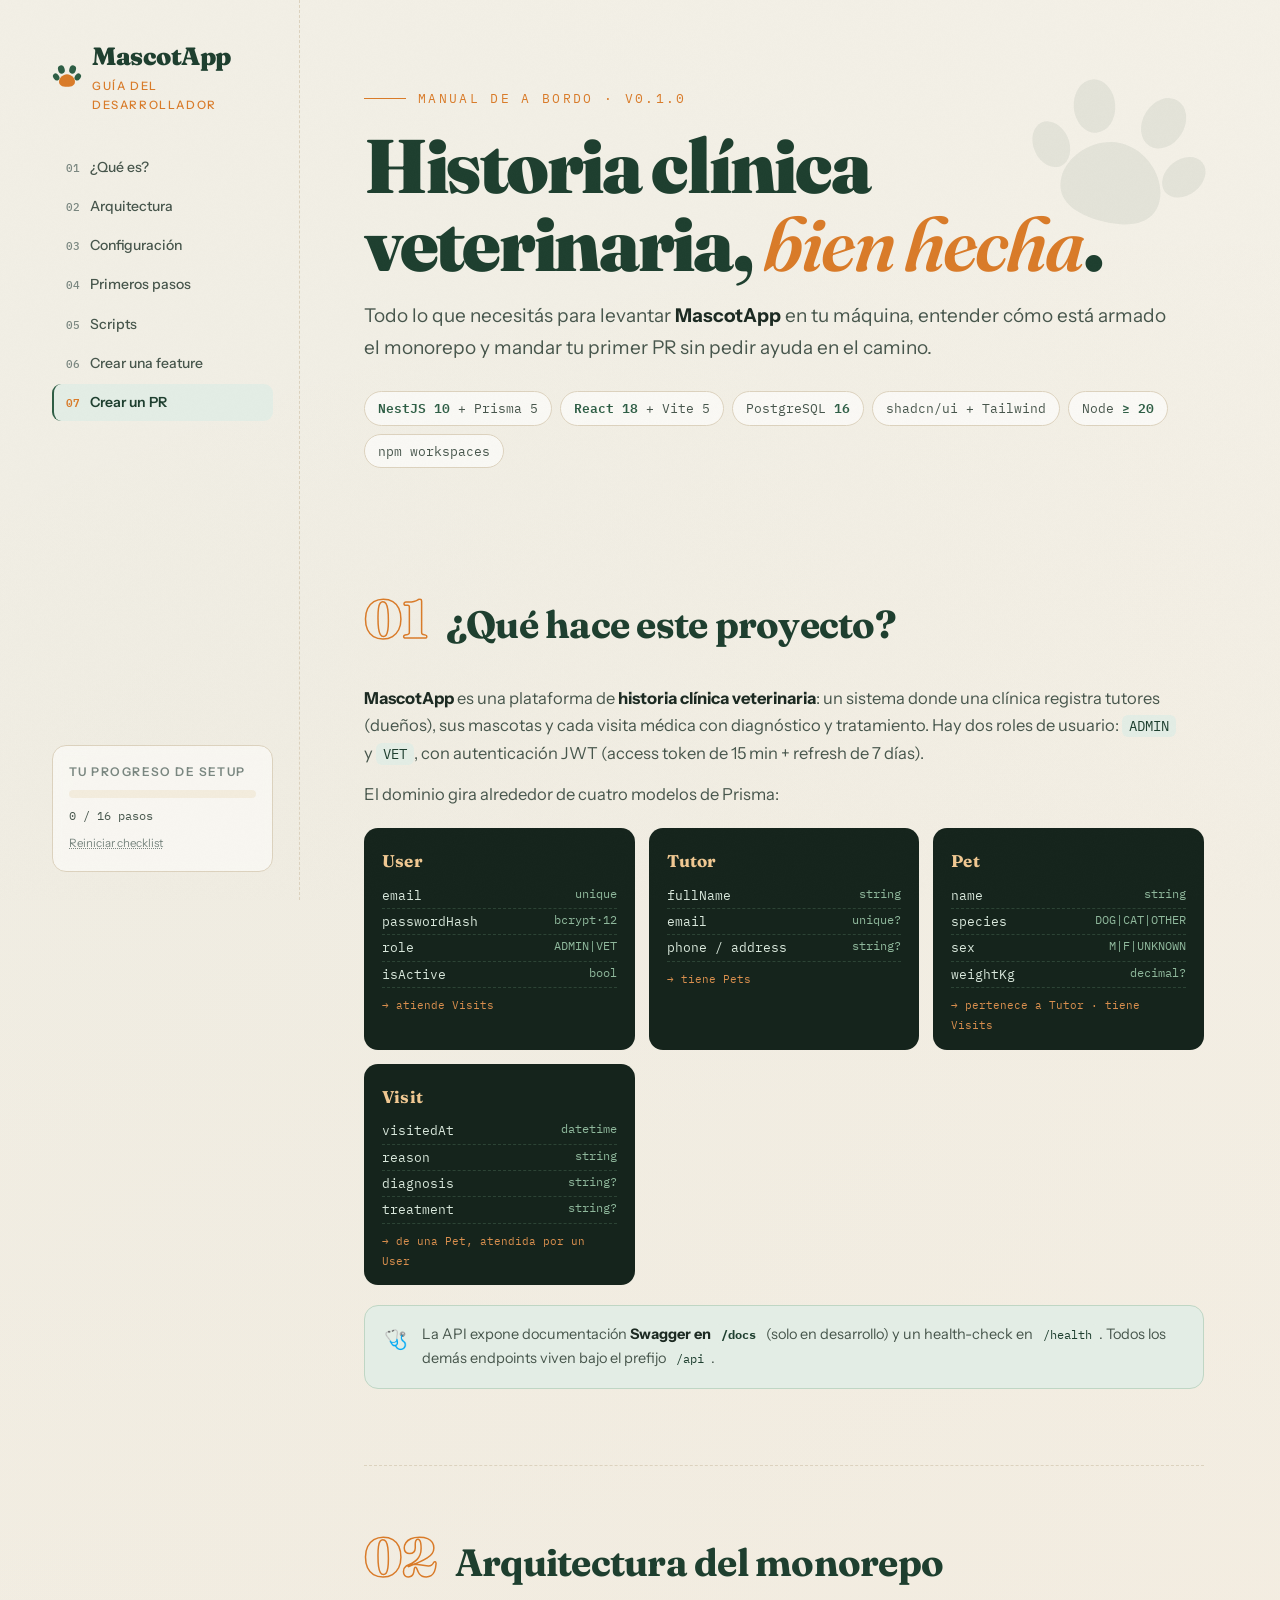
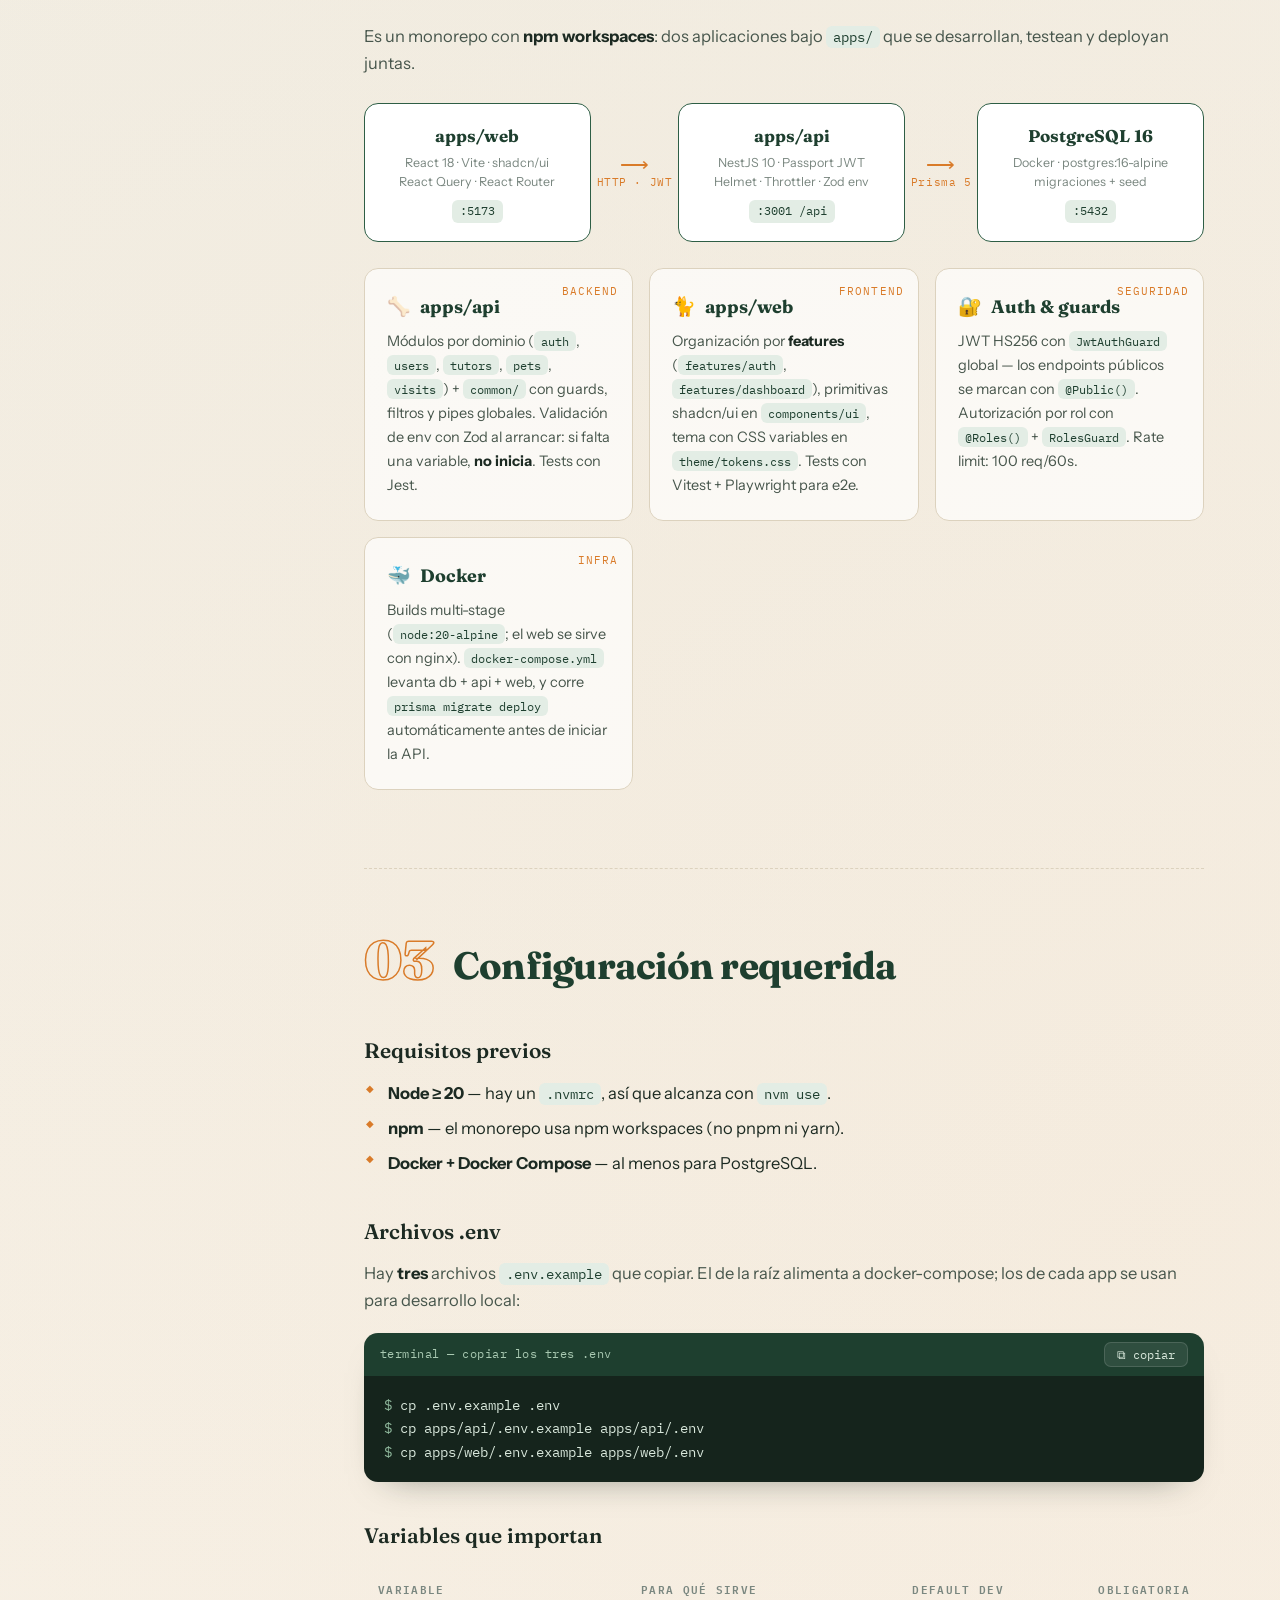
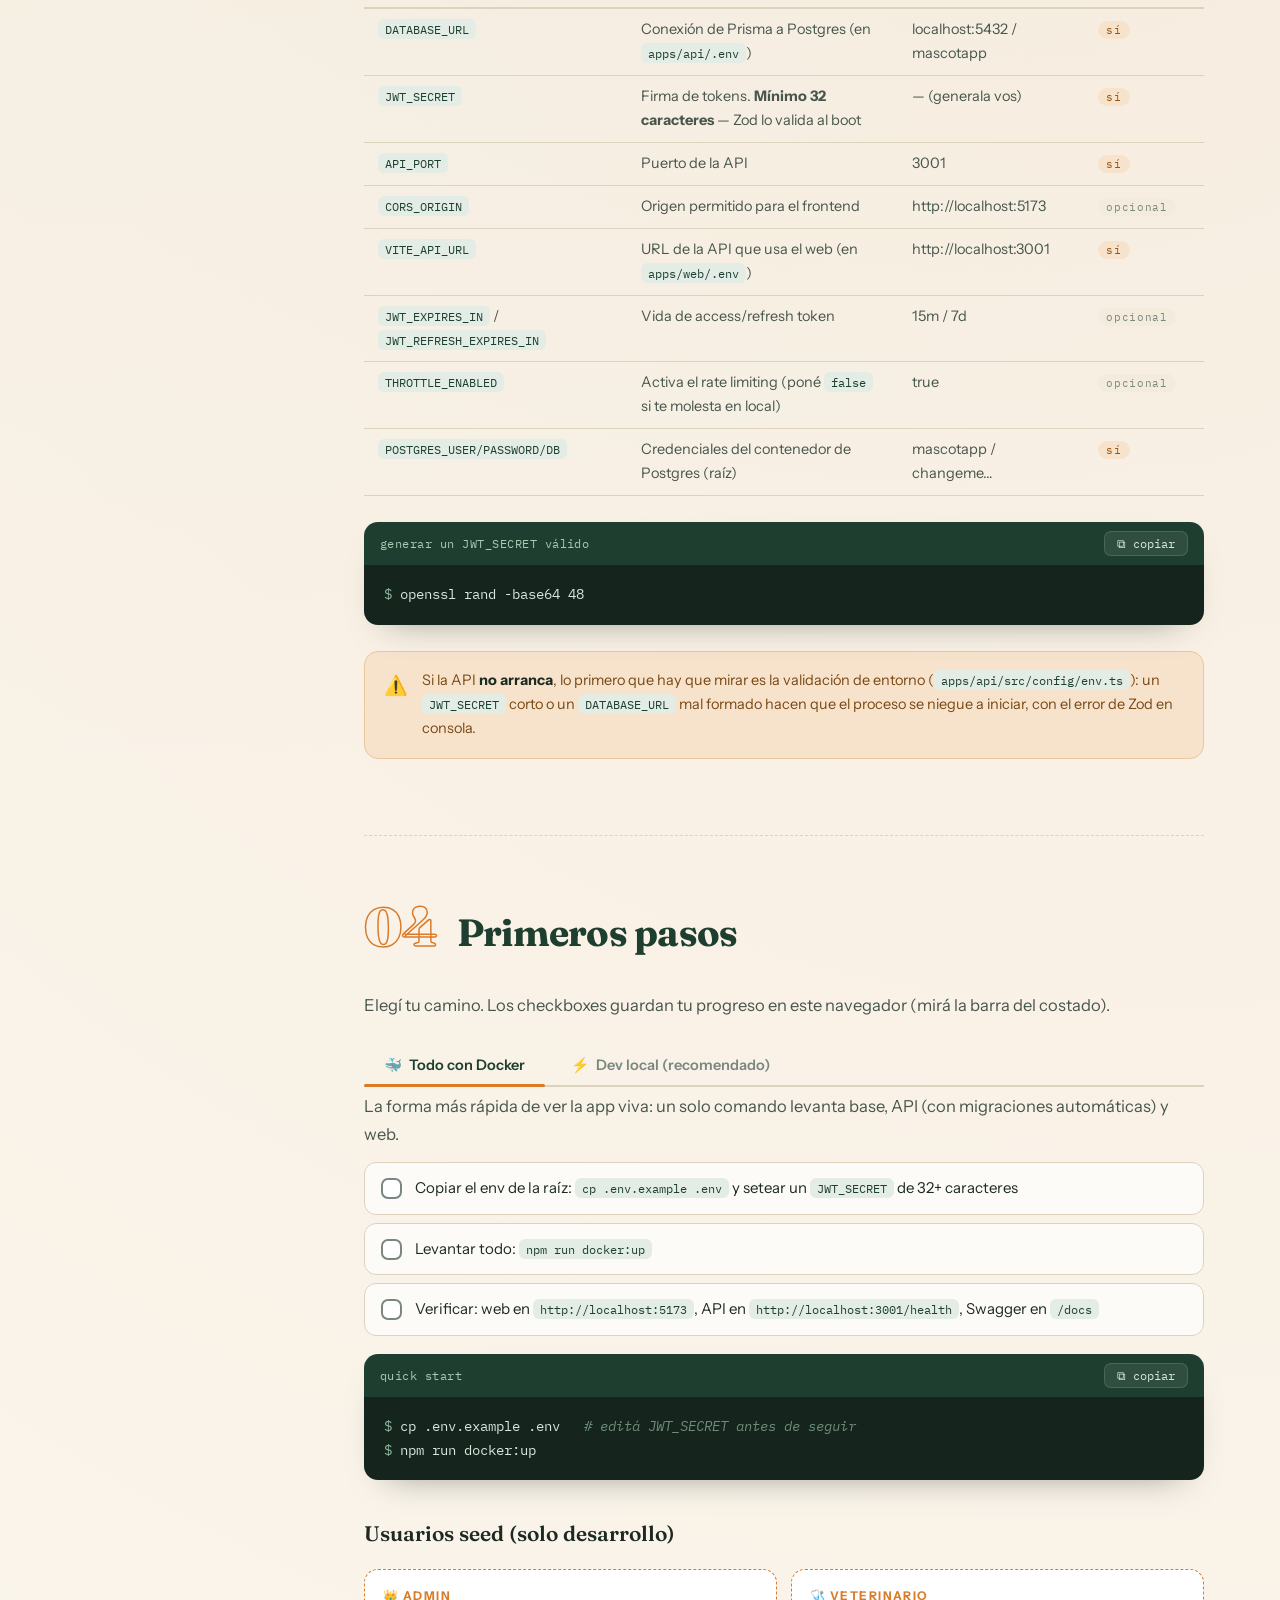
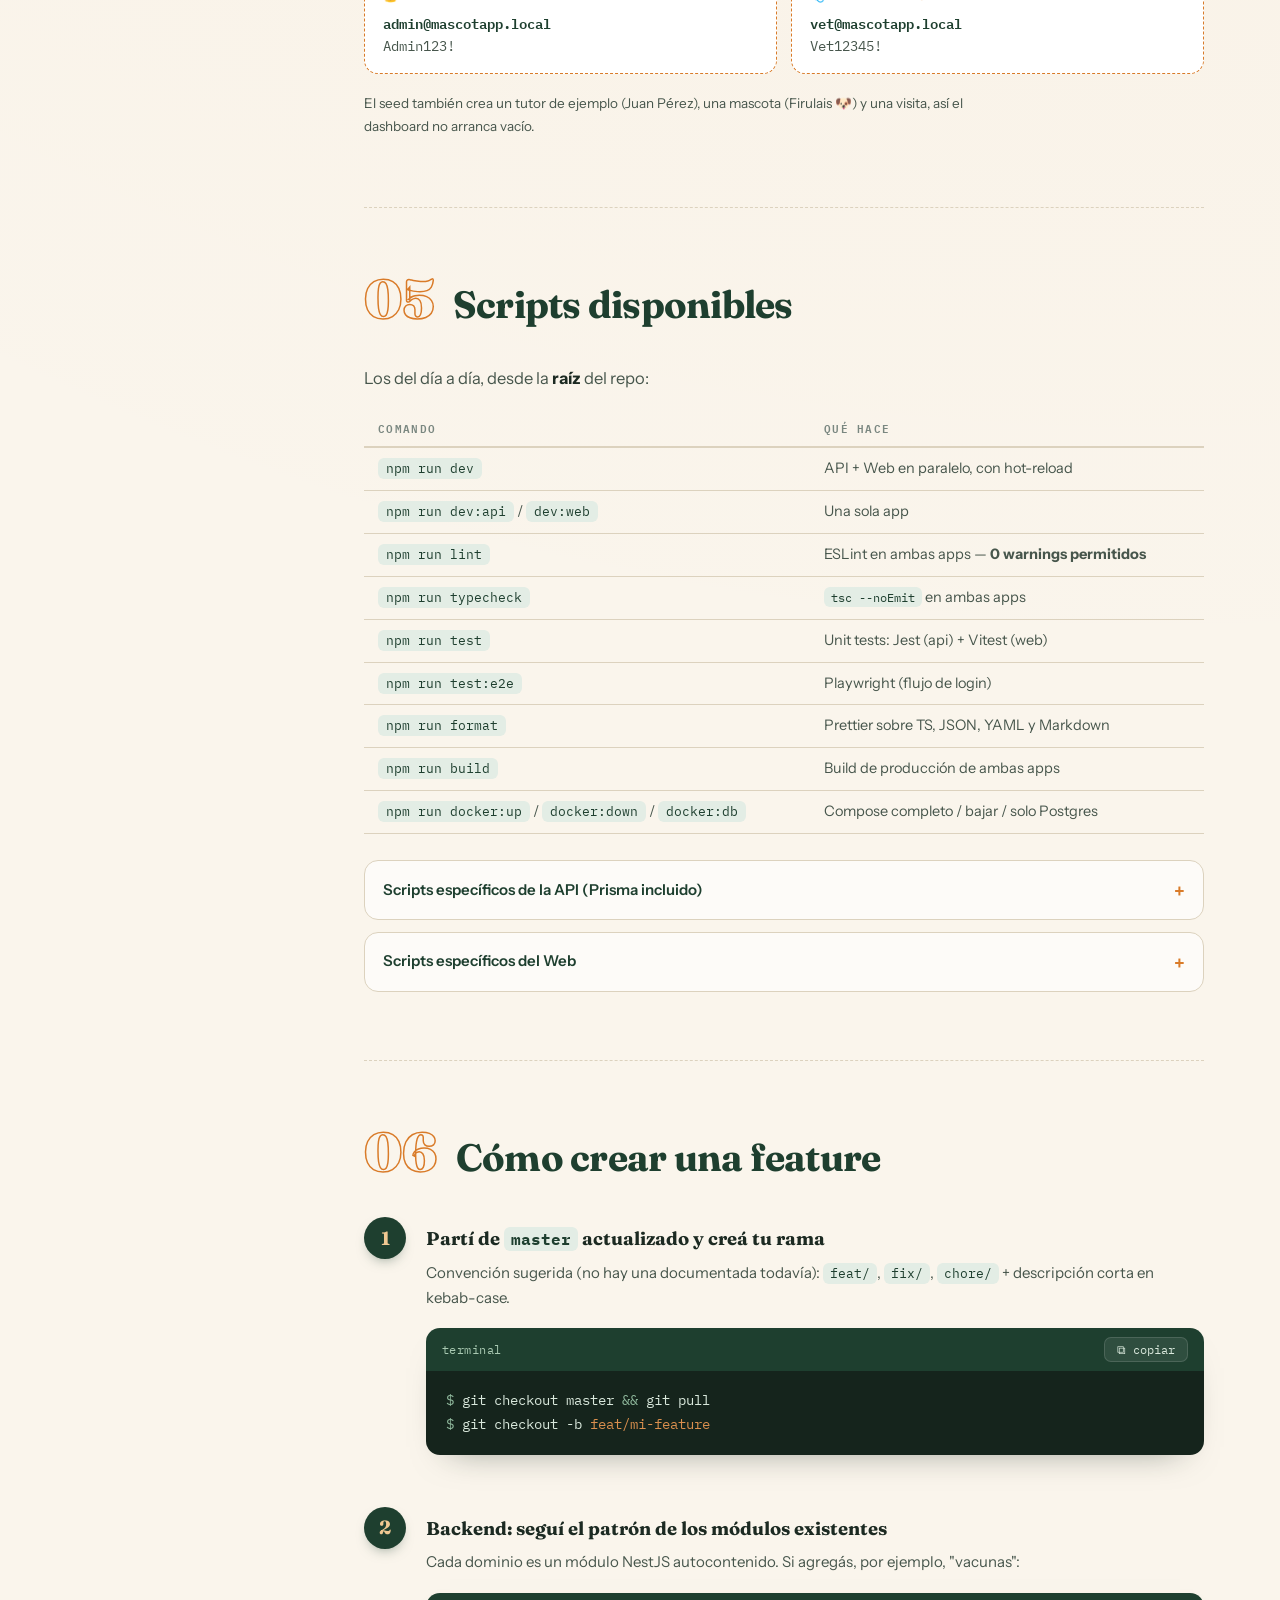
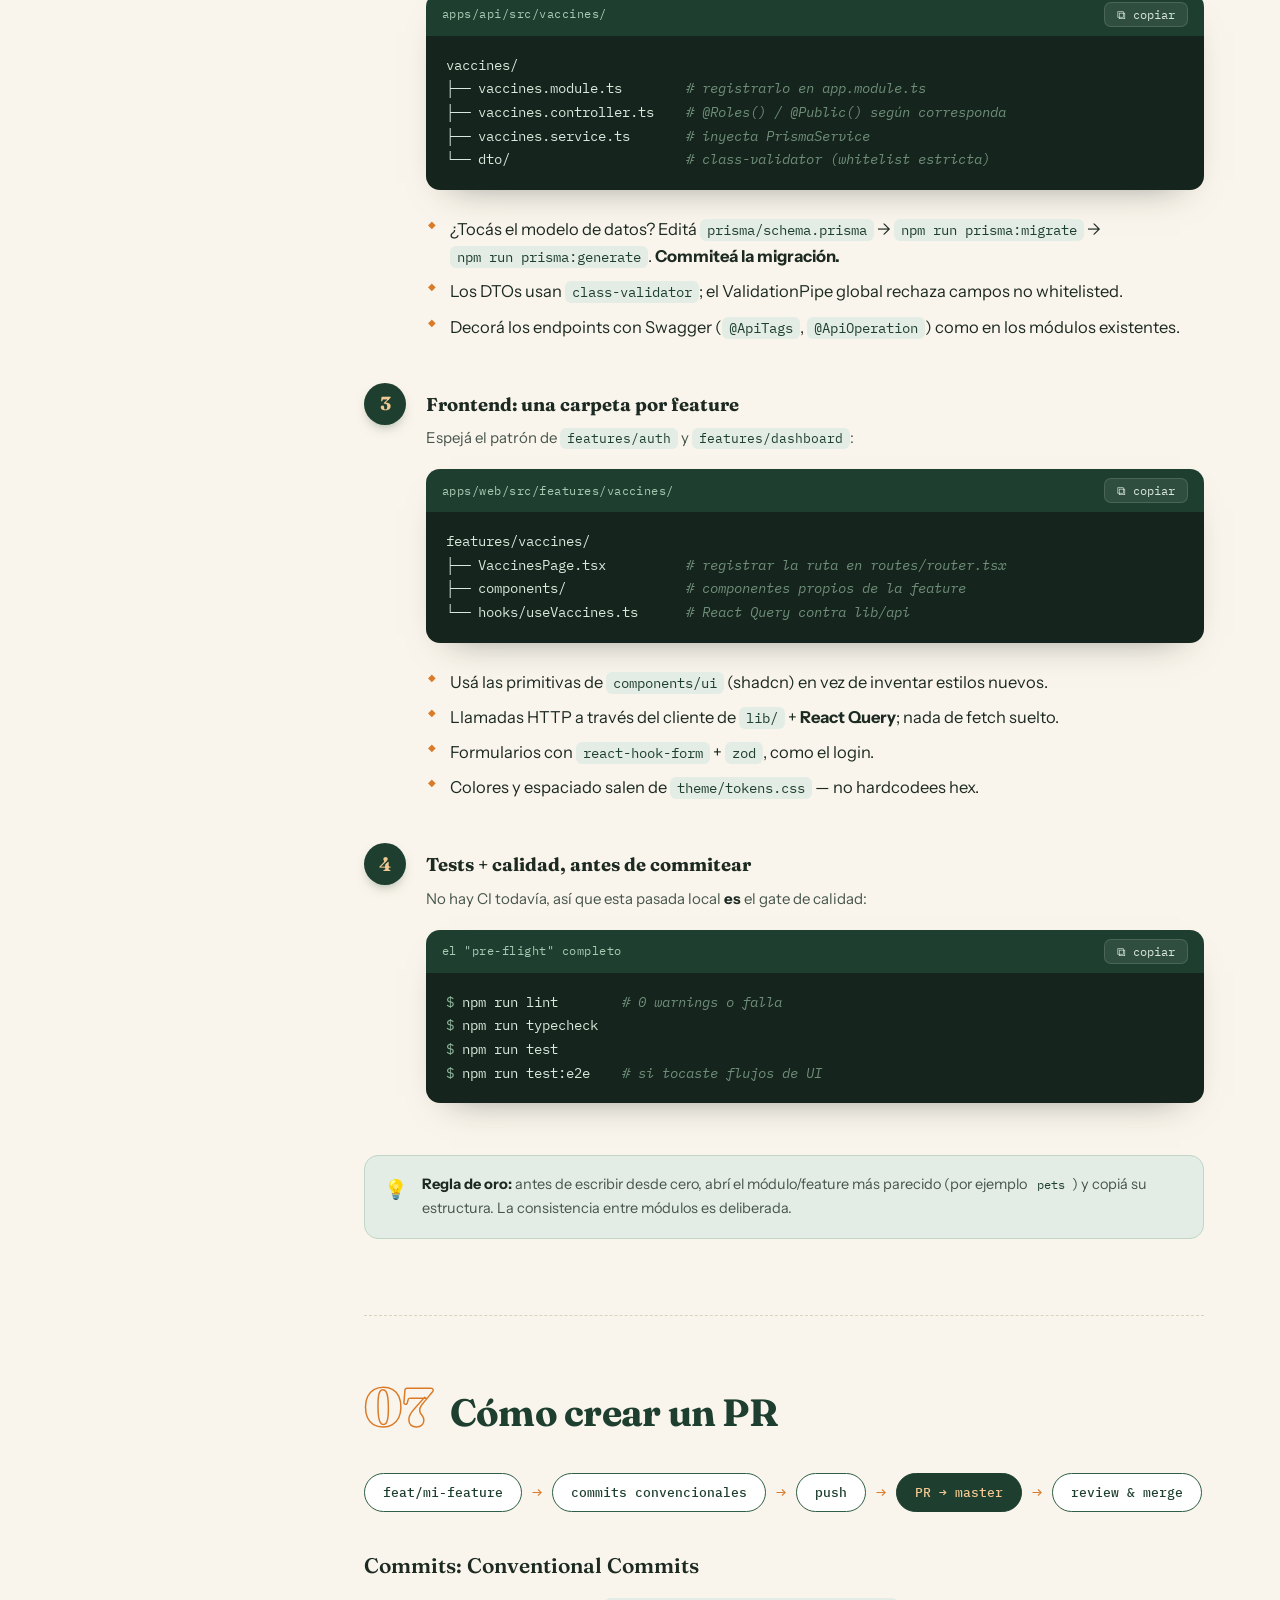
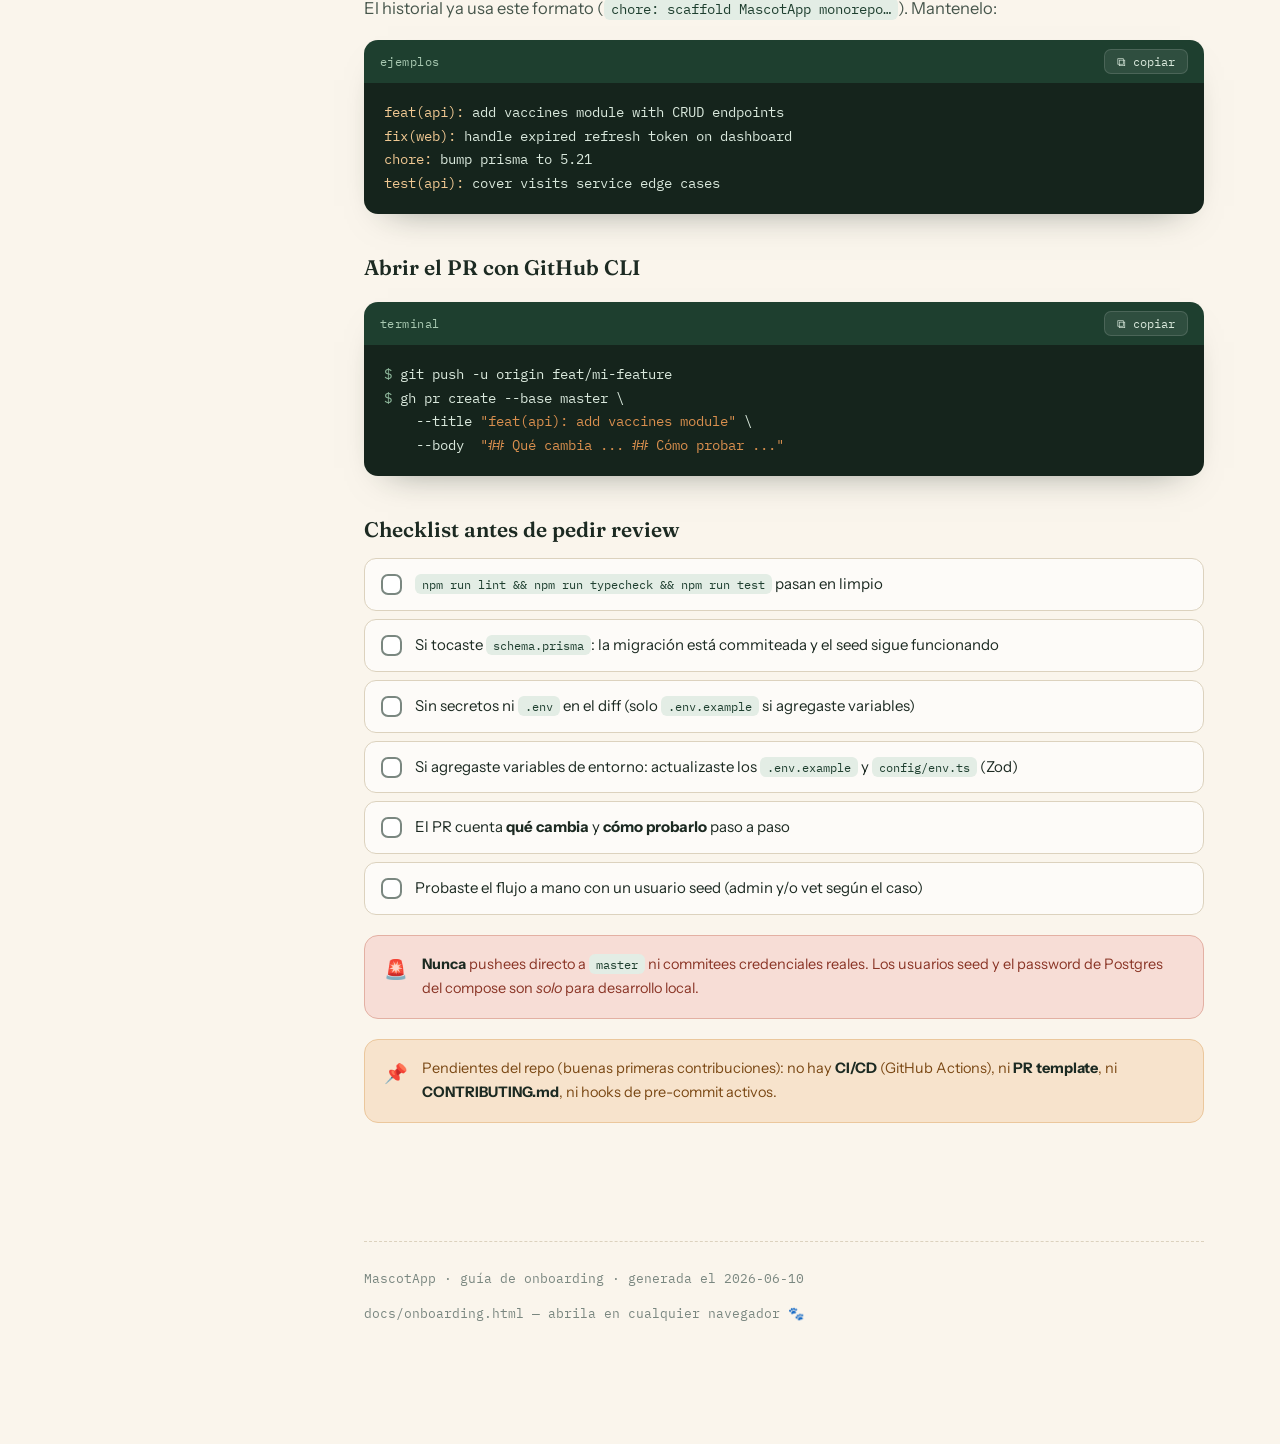
<file: onboarding.html>
<!doctype html>
<html lang="es">
<head>
<meta charset="utf-8" />
<meta name="viewport" content="width=device-width, initial-scale=1" />
<title>MascotApp · Guía de onboarding</title>
<link rel="preconnect" href="https://fonts.googleapis.com" />
<link rel="preconnect" href="https://fonts.gstatic.com" crossorigin />
<link href="https://fonts.googleapis.com/css2?family=Fraunces:opsz,wght@9..144,400;9..144,600;9..144,700;9..144,900&family=Instrument+Sans:ital,wght@0,400;0,500;0,600;0,700;1,400&family=IBM+Plex+Mono:wght@400;500;600&display=swap" rel="stylesheet" />
<style>
:root{
  --paper:#FAF5EC;
  --paper-2:#F3ECDD;
  --ink:#1C2A22;
  --ink-soft:#47564C;
  --ink-faint:#7A8780;
  --green:#2E5E45;
  --green-deep:#1E3F2F;
  --green-tint:#E3EDE5;
  --amber:#D97B29;
  --amber-soft:#F7E3CC;
  --rose:#C04F3A;
  --code-bg:#15241C;
  --code-ink:#D9E8DC;
  --line:#DCD2BE;
  --radius:14px;
  --mono:"IBM Plex Mono",ui-monospace,monospace;
  --sans:"Instrument Sans",sans-serif;
  --display:"Fraunces",serif;
}
*{box-sizing:border-box;margin:0;padding:0}
html{scroll-behavior:smooth}
body{
  font-family:var(--sans);
  background:var(--paper);
  color:var(--ink);
  line-height:1.65;
  font-size:16.5px;
  background-image:
    radial-gradient(circle at 12% 8%, rgba(46,94,69,.05), transparent 38%),
    radial-gradient(circle at 90% 30%, rgba(217,123,41,.06), transparent 40%);
}
body::after{
  content:"";position:fixed;inset:0;pointer-events:none;opacity:.35;z-index:999;
  background-image:url("data:image/svg+xml,%3Csvg xmlns='http://www.w3.org/2000/svg' width='160' height='160'%3E%3Cfilter id='n'%3E%3CfeTurbulence type='fractalNoise' baseFrequency='0.9' numOctaves='2'/%3E%3CfeColorMatrix type='saturate' values='0'/%3E%3CfeComponentTransfer%3E%3CfeFuncA type='linear' slope='0.05'/%3E%3C/feComponentTransfer%3E%3C/filter%3E%3Crect width='100%25' height='100%25' filter='url(%23n)'/%3E%3C/svg%3E");
}
::selection{background:var(--amber-soft);color:var(--ink)}

/* ───── layout ───── */
.shell{display:grid;grid-template-columns:280px minmax(0,1fr);max-width:1240px;margin:0 auto;gap:0}
aside{
  position:sticky;top:0;height:100vh;padding:36px 26px 28px 32px;
  border-right:1px dashed var(--line);
  display:flex;flex-direction:column;gap:8px;overflow-y:auto;
}
main{padding:0 56px 120px 64px;min-width:0}
@media (max-width:980px){
  .shell{grid-template-columns:1fr}
  aside{position:static;height:auto;border-right:0;border-bottom:1px dashed var(--line)}
  main{padding:0 22px 90px}
}

/* ───── sidebar ───── */
.brand{font-family:var(--display);font-weight:900;font-size:25px;letter-spacing:-.02em;color:var(--green-deep);display:flex;align-items:center;gap:10px}
.brand .paw{width:30px;height:30px;flex:none}
.brand small{display:block;font-family:var(--sans);font-weight:500;font-size:11.5px;letter-spacing:.14em;text-transform:uppercase;color:var(--amber)}
nav{margin-top:26px;display:flex;flex-direction:column;gap:2px}
nav a{
  text-decoration:none;color:var(--ink-soft);font-size:14px;font-weight:500;
  padding:7px 12px;border-radius:9px;display:flex;gap:10px;align-items:baseline;
  transition:all .18s ease;border-left:2px solid transparent;
}
nav a .num{font-family:var(--mono);font-size:11px;color:var(--ink-faint)}
nav a:hover{background:var(--paper-2);color:var(--ink)}
nav a.active{background:var(--green-tint);color:var(--green-deep);font-weight:600;border-left-color:var(--green)}
nav a.active .num{color:var(--amber)}
.progress-card{
  margin-top:auto;padding:16px;border:1px solid var(--line);border-radius:var(--radius);
  background:#fff8;backdrop-filter:blur(4px);
}
.progress-card h4{font-size:12px;text-transform:uppercase;letter-spacing:.12em;color:var(--ink-faint);font-weight:600;margin-bottom:8px}
.progress-track{height:8px;background:var(--paper-2);border-radius:99px;overflow:hidden}
.progress-fill{height:100%;width:0;background:linear-gradient(90deg,var(--green),var(--amber));border-radius:99px;transition:width .5s cubic-bezier(.2,.8,.2,1)}
.progress-label{font-family:var(--mono);font-size:12px;color:var(--ink-soft);margin-top:8px}
.progress-card button{
  margin-top:10px;font-size:11.5px;font-family:var(--sans);color:var(--ink-faint);
  background:none;border:none;cursor:pointer;text-decoration:underline dotted;
}
.progress-card button:hover{color:var(--rose)}

/* ───── hero ───── */
header.hero{padding:88px 0 60px;position:relative}
.hero .kicker{
  font-family:var(--mono);font-size:13px;letter-spacing:.18em;text-transform:uppercase;
  color:var(--amber);display:flex;align-items:center;gap:12px;
}
.hero .kicker::before{content:"";width:42px;height:1.5px;background:var(--amber)}
.hero h1{
  font-family:var(--display);font-weight:900;font-size:clamp(44px,6.4vw,76px);
  line-height:1.02;letter-spacing:-.03em;color:var(--green-deep);margin:18px 0 6px;
}
.hero h1 em{font-style:italic;font-weight:600;color:var(--amber)}
.hero p.lede{max-width:62ch;font-size:19px;color:var(--ink-soft);margin-top:18px}
.chips{display:flex;flex-wrap:wrap;gap:8px;margin-top:28px}
.chip{
  font-family:var(--mono);font-size:12.5px;padding:6px 13px;border-radius:99px;
  border:1px solid var(--line);background:#fff9;color:var(--ink-soft);
  animation:rise .6s both;
}
.chip b{color:var(--green);font-weight:600}
.chips .chip:nth-child(1){animation-delay:.05s}.chips .chip:nth-child(2){animation-delay:.1s}
.chips .chip:nth-child(3){animation-delay:.15s}.chips .chip:nth-child(4){animation-delay:.2s}
.chips .chip:nth-child(5){animation-delay:.25s}.chips .chip:nth-child(6){animation-delay:.3s}
@keyframes rise{from{opacity:0;transform:translateY(10px)}to{opacity:1;transform:none}}
.hero .paw-bg{position:absolute;right:-10px;top:60px;width:190px;opacity:.07;transform:rotate(14deg);pointer-events:none}

/* ───── sections ───── */
section{padding:64px 0 8px;border-top:1px dashed var(--line);margin-top:48px}
section:first-of-type{border-top:0;margin-top:0}
.sec-head{display:flex;align-items:baseline;gap:18px;margin-bottom:28px}
.sec-head .index{
  font-family:var(--display);font-weight:900;font-size:54px;color:transparent;
  -webkit-text-stroke:1.5px var(--amber);line-height:1;flex:none;
}
.sec-head h2{font-family:var(--display);font-weight:700;font-size:clamp(28px,3.4vw,38px);letter-spacing:-.02em;color:var(--green-deep)}
h3{font-family:var(--display);font-weight:600;font-size:21px;margin:36px 0 12px;color:var(--ink)}
p{margin-bottom:14px;color:var(--ink-soft)}
p strong,li strong{color:var(--ink)}
section > p, section li{max-width:74ch}
ul.plain{list-style:none;display:flex;flex-direction:column;gap:8px;margin-bottom:16px}
ul.plain li{padding-left:24px;position:relative}
ul.plain li::before{content:"◆";position:absolute;left:2px;top:1px;font-size:10px;color:var(--amber)}
code:not(pre code){
  font-family:var(--mono);font-size:.85em;background:var(--green-tint);color:var(--green-deep);
  padding:2px 7px;border-radius:6px;white-space:nowrap;
}

/* ───── cards / grids ───── */
.grid2{display:grid;grid-template-columns:repeat(auto-fit,minmax(265px,1fr));gap:16px;margin:22px 0}
.card{
  border:1px solid var(--line);border-radius:var(--radius);padding:22px;background:#fffa;
  transition:transform .2s ease,box-shadow .2s ease;position:relative;overflow:hidden;
}
.card:hover{transform:translateY(-3px);box-shadow:0 12px 28px -18px rgba(30,63,47,.4)}
.card h4{font-family:var(--display);font-size:18px;font-weight:700;color:var(--green-deep);margin-bottom:8px;display:flex;gap:9px;align-items:center}
.card p{font-size:14.5px;margin-bottom:0}
.card .tag{
  position:absolute;top:14px;right:14px;font-family:var(--mono);font-size:10.5px;
  letter-spacing:.1em;text-transform:uppercase;color:var(--amber);
}
.card .ico{font-size:19px}

/* model cards */
.models{display:grid;grid-template-columns:repeat(auto-fit,minmax(220px,1fr));gap:14px;margin:20px 0}
.model{
  border-radius:var(--radius);padding:18px 18px 14px;background:var(--code-bg);color:var(--code-ink);
  font-family:var(--mono);font-size:13px;line-height:1.8;
}
.model h5{font-family:var(--display);font-size:17px;font-weight:700;color:#F0C892;margin-bottom:6px;letter-spacing:.01em}
.model .f{display:flex;justify-content:space-between;gap:10px;border-bottom:1px dashed #2c4435;padding:1px 0}
.model .f span:last-child{color:#8FB89C;font-size:11.5px}
.model .rel{margin-top:8px;font-size:11px;color:#D98F4E}

/* arch diagram */
.arch{
  display:grid;grid-template-columns:1fr auto 1fr auto 1fr;align-items:stretch;gap:0;
  margin:26px 0;font-size:14px;
}
.arch .node{
  border:1.5px solid var(--green);border-radius:var(--radius);padding:18px 16px;background:#fff;
  text-align:center;position:relative;
}
.arch .node h5{font-family:var(--display);font-size:17px;color:var(--green-deep);margin-bottom:4px}
.arch .node .port{font-family:var(--mono);font-size:11.5px;background:var(--green-tint);color:var(--green-deep);border-radius:6px;padding:2px 8px;display:inline-block;margin-top:8px}
.arch .node small{display:block;color:var(--ink-faint);font-size:12.5px;line-height:1.5}
.arch .link{
  align-self:center;padding:0 6px;text-align:center;color:var(--amber);
  font-family:var(--mono);font-size:10.5px;letter-spacing:.05em;
}
.arch .link .arrow{font-size:20px;display:block;line-height:1}
@media (max-width:760px){
  .arch{grid-template-columns:1fr}
  .arch .link .arrow{transform:rotate(90deg);display:inline-block}
}

/* ───── tables ───── */
table{width:100%;border-collapse:collapse;margin:18px 0 26px;font-size:14.5px}
th{
  text-align:left;font-family:var(--mono);font-size:11px;letter-spacing:.12em;text-transform:uppercase;
  color:var(--ink-faint);font-weight:600;padding:9px 14px;border-bottom:2px solid var(--line);
}
td{padding:9px 14px;border-bottom:1px solid var(--line);vertical-align:top;color:var(--ink-soft)}
tr:hover td{background:#fff8}
td code,td .cmd{font-family:var(--mono);font-size:12.8px;color:var(--green-deep);background:var(--green-tint);padding:2px 8px;border-radius:6px;white-space:nowrap}
.req{font-family:var(--mono);font-size:10.5px;padding:2px 8px;border-radius:99px;letter-spacing:.06em}
.req.si{background:var(--amber-soft);color:#9A5314}
.req.no{background:var(--paper-2);color:var(--ink-faint)}

/* ───── code blocks ───── */
.codeblock{position:relative;margin:18px 0 26px;border-radius:var(--radius);overflow:hidden;box-shadow:0 16px 36px -24px rgba(21,36,28,.55)}
.codeblock .bar{
  display:flex;align-items:center;justify-content:space-between;
  background:var(--green-deep);padding:9px 16px;
}
.codeblock .bar .fname{font-family:var(--mono);font-size:12px;color:#A9C9B2;letter-spacing:.04em}
.copy-btn{
  font-family:var(--mono);font-size:11.5px;color:#D9E8DC;background:#ffffff14;border:1px solid #ffffff22;
  border-radius:7px;padding:4px 12px;cursor:pointer;transition:all .15s;display:flex;gap:6px;align-items:center;
}
.copy-btn:hover{background:#ffffff28}
.copy-btn.ok{background:var(--amber);border-color:var(--amber);color:#fff}
pre{
  background:var(--code-bg);color:var(--code-ink);padding:18px 20px;overflow-x:auto;
  font-family:var(--mono);font-size:13.5px;line-height:1.75;
}
pre .c{color:#6E8E79;font-style:italic}
pre .k{color:#F0C892}
pre .s{color:#D98F4E}
pre .p{color:#8FB89C;user-select:none}

/* ───── tabs ───── */
.tabs{margin:26px 0}
.tab-row{display:flex;gap:6px;border-bottom:2px solid var(--line)}
.tab-btn{
  font-family:var(--sans);font-weight:600;font-size:14.5px;color:var(--ink-faint);
  background:none;border:none;padding:11px 20px;cursor:pointer;position:relative;
  border-radius:10px 10px 0 0;transition:color .15s;
}
.tab-btn:hover{color:var(--ink);background:var(--paper-2)}
.tab-btn.active{color:var(--green-deep)}
.tab-btn.active::after{content:"";position:absolute;left:0;right:0;bottom:-2px;height:3px;background:var(--amber);border-radius:3px}
.tab-btn .emoji{margin-right:7px}
.tab-panel{display:none;padding-top:6px;animation:fadeUp .35s both}
.tab-panel.active{display:block}
@keyframes fadeUp{from{opacity:0;transform:translateY(8px)}to{opacity:1;transform:none}}

/* ───── steps & checklist ───── */
.step{display:grid;grid-template-columns:46px minmax(0,1fr);gap:16px;margin:26px 0;align-items:start}
.step .n{
  width:42px;height:42px;border-radius:50%;background:var(--green-deep);color:#F0C892;
  font-family:var(--display);font-weight:700;font-size:19px;display:flex;align-items:center;justify-content:center;
  box-shadow:0 6px 14px -7px rgba(30,63,47,.6);
}
.step h4{font-family:var(--display);font-size:18.5px;font-weight:700;margin:7px 0 6px;color:var(--ink)}
.step p{font-size:15px}
.check{
  display:flex;gap:13px;align-items:flex-start;padding:13px 16px;margin:8px 0;
  border:1px solid var(--line);border-radius:12px;background:#fffa;cursor:pointer;
  transition:all .2s ease;user-select:none;
}
.check:hover{border-color:var(--green)}
.check input{appearance:none;width:21px;height:21px;flex:none;margin-top:2px;border:2px solid var(--ink-faint);border-radius:7px;cursor:pointer;position:relative;transition:all .18s;background:#fff}
.check input:checked{background:var(--green);border-color:var(--green)}
.check input:checked::after{content:"✓";position:absolute;inset:0;display:flex;align-items:center;justify-content:center;color:#fff;font-size:13px;font-weight:700}
.check.done{background:var(--green-tint);border-color:var(--green-tint)}
.check.done .check-text{color:var(--ink-faint);text-decoration:line-through;text-decoration-color:var(--amber)}
.check-text{font-size:15px;color:var(--ink)}
.check-text code{font-size:.82em}

/* ───── callouts ───── */
.callout{
  display:flex;gap:14px;padding:17px 19px;border-radius:var(--radius);margin:20px 0;font-size:14.5px;
  border:1px solid;align-items:flex-start;
}
.callout .ic{font-size:19px;flex:none;margin-top:1px}
.callout p{margin:0;font-size:14.5px}
.callout.tip{background:var(--green-tint);border-color:#BFD6C4}
.callout.warn{background:var(--amber-soft);border-color:#EBC79C}
.callout.warn p{color:#7A4814}
.callout.danger{background:#F7DDD6;border-color:#E3B0A3}
.callout.danger p{color:#8A3526}

/* credentials */
.creds{display:grid;grid-template-columns:repeat(auto-fit,minmax(250px,1fr));gap:14px;margin:18px 0}
.cred{
  border:1.5px dashed var(--amber);border-radius:var(--radius);padding:16px 18px;background:#fff;
  font-family:var(--mono);font-size:13.5px;
}
.cred .role{font-family:var(--sans);font-weight:700;font-size:12px;letter-spacing:.12em;text-transform:uppercase;color:var(--amber);margin-bottom:6px}
.cred div{color:var(--ink-soft)}
.cred b{color:var(--green-deep);font-weight:600}

/* flow diagram (PR) */
.flow{display:flex;flex-wrap:wrap;gap:10px;align-items:center;margin:24px 0;font-family:var(--mono);font-size:13px}
.flow .fnode{background:#fff;border:1.5px solid var(--green);color:var(--green-deep);border-radius:99px;padding:8px 18px;font-weight:500}
.flow .fnode.hot{background:var(--green-deep);color:#F0C892;border-color:var(--green-deep)}
.flow .farrow{color:var(--amber);font-size:17px}

details{border:1px solid var(--line);border-radius:var(--radius);margin:12px 0;background:#fffa;overflow:hidden}
details summary{
  cursor:pointer;padding:14px 18px;font-weight:600;font-size:15px;color:var(--green-deep);
  list-style:none;display:flex;justify-content:space-between;align-items:center;
}
details summary::after{content:"+";font-family:var(--mono);font-size:18px;color:var(--amber);transition:transform .2s}
details[open] summary::after{transform:rotate(45deg)}
details .body{padding:2px 18px 16px}
details .body p{font-size:14.5px}

footer{margin-top:90px;padding-top:26px;border-top:1px dashed var(--line);display:flex;justify-content:space-between;gap:14px;flex-wrap:wrap;color:var(--ink-faint);font-size:13px;font-family:var(--mono)}

/* reveal on scroll */
.reveal{opacity:0;transform:translateY(18px);transition:opacity .6s ease,transform .6s cubic-bezier(.2,.8,.2,1)}
.reveal.in{opacity:1;transform:none}
</style>
</head>
<body>
<div class="shell">

<!-- ════════ SIDEBAR ════════ -->
<aside>
  <div class="brand">
    <svg class="paw" viewBox="0 0 64 64" fill="none"><g fill="#2E5E45"><ellipse cx="20" cy="18" rx="7" ry="9" transform="rotate(-18 20 18)"/><ellipse cx="44" cy="18" rx="7" ry="9" transform="rotate(18 44 18)"/><ellipse cx="9" cy="34" rx="6" ry="8" transform="rotate(-38 9 34)"/><ellipse cx="55" cy="34" rx="6" ry="8" transform="rotate(38 55 34)"/><path d="M32 28c9 0 17 8 17 16 0 7-6 11-17 11S15 51 15 44c0-8 8-16 17-16z" fill="#D97B29"/></g></svg>
    <div>MascotApp<small>Guía del desarrollador</small></div>
  </div>
  <nav id="nav">
    <a href="#que-es"><span class="num">01</span>¿Qué es?</a>
    <a href="#arquitectura"><span class="num">02</span>Arquitectura</a>
    <a href="#configuracion"><span class="num">03</span>Configuración</a>
    <a href="#primeros-pasos"><span class="num">04</span>Primeros pasos</a>
    <a href="#scripts"><span class="num">05</span>Scripts</a>
    <a href="#features"><span class="num">06</span>Crear una feature</a>
    <a href="#prs"><span class="num">07</span>Crear un PR</a>
  </nav>
  <div class="progress-card">
    <h4>Tu progreso de setup</h4>
    <div class="progress-track"><div class="progress-fill" id="pfill"></div></div>
    <div class="progress-label" id="plabel">0 / 0 pasos</div>
    <button id="preset">Reiniciar checklist</button>
  </div>
</aside>

<!-- ════════ MAIN ════════ -->
<main>

<header class="hero">
  <svg class="paw-bg" viewBox="0 0 64 64" fill="#1E3F2F"><ellipse cx="20" cy="18" rx="7" ry="9" transform="rotate(-18 20 18)"/><ellipse cx="44" cy="18" rx="7" ry="9" transform="rotate(18 44 18)"/><ellipse cx="9" cy="34" rx="6" ry="8" transform="rotate(-38 9 34)"/><ellipse cx="55" cy="34" rx="6" ry="8" transform="rotate(38 55 34)"/><path d="M32 28c9 0 17 8 17 16 0 7-6 11-17 11S15 51 15 44c0-8 8-16 17-16z"/></svg>
  <div class="kicker">Manual de a bordo · v0.1.0</div>
  <h1>Historia clínica<br/>veterinaria, <em>bien hecha</em>.</h1>
  <p class="lede">
    Todo lo que necesitás para levantar <strong>MascotApp</strong> en tu máquina, entender cómo está
    armado el monorepo y mandar tu primer PR sin pedir ayuda en el camino.
  </p>
  <div class="chips">
    <chip class="chip"><b>NestJS 10</b> + Prisma 5</chip>
    <chip class="chip"><b>React 18</b> + Vite 5</chip>
    <chip class="chip">PostgreSQL <b>16</b></chip>
    <chip class="chip">shadcn/ui + Tailwind</chip>
    <chip class="chip">Node <b>≥ 20</b></chip>
    <chip class="chip">npm workspaces</chip>
  </div>
</header>

<!-- ── 01 ─────────────────────────── -->
<section id="que-es" class="reveal">
  <div class="sec-head"><div class="index">01</div><h2>¿Qué hace este proyecto?</h2></div>
  <p>
    <strong>MascotApp</strong> es una plataforma de <strong>historia clínica veterinaria</strong>:
    un sistema donde una clínica registra tutores (dueños), sus mascotas y cada visita médica
    con diagnóstico y tratamiento. Hay dos roles de usuario: <code>ADMIN</code> y <code>VET</code>,
    con autenticación JWT (access token de 15 min + refresh de 7 días).
  </p>
  <p>El dominio gira alrededor de cuatro modelos de Prisma:</p>

  <div class="models">
    <div class="model">
      <h5>User</h5>
      <div class="f"><span>email</span><span>unique</span></div>
      <div class="f"><span>passwordHash</span><span>bcrypt·12</span></div>
      <div class="f"><span>role</span><span>ADMIN|VET</span></div>
      <div class="f"><span>isActive</span><span>bool</span></div>
      <div class="rel">→ atiende Visits</div>
    </div>
    <div class="model">
      <h5>Tutor</h5>
      <div class="f"><span>fullName</span><span>string</span></div>
      <div class="f"><span>email</span><span>unique?</span></div>
      <div class="f"><span>phone / address</span><span>string?</span></div>
      <div class="rel">→ tiene Pets</div>
    </div>
    <div class="model">
      <h5>Pet</h5>
      <div class="f"><span>name</span><span>string</span></div>
      <div class="f"><span>species</span><span>DOG|CAT|OTHER</span></div>
      <div class="f"><span>sex</span><span>M|F|UNKNOWN</span></div>
      <div class="f"><span>weightKg</span><span>decimal?</span></div>
      <div class="rel">→ pertenece a Tutor · tiene Visits</div>
    </div>
    <div class="model">
      <h5>Visit</h5>
      <div class="f"><span>visitedAt</span><span>datetime</span></div>
      <div class="f"><span>reason</span><span>string</span></div>
      <div class="f"><span>diagnosis</span><span>string?</span></div>
      <div class="f"><span>treatment</span><span>string?</span></div>
      <div class="rel">→ de una Pet, atendida por un User</div>
    </div>
  </div>

  <div class="callout tip"><span class="ic">🩺</span>
    <p>La API expone documentación <strong>Swagger en <code>/docs</code></strong> (solo en desarrollo)
    y un health-check en <code>/health</code>. Todos los demás endpoints viven bajo el prefijo <code>/api</code>.</p>
  </div>
</section>

<!-- ── 02 ─────────────────────────── -->
<section id="arquitectura" class="reveal">
  <div class="sec-head"><div class="index">02</div><h2>Arquitectura del monorepo</h2></div>
  <p>Es un monorepo con <strong>npm workspaces</strong>: dos aplicaciones bajo <code>apps/</code> que se desarrollan, testean y deployan juntas.</p>

  <div class="arch">
    <div class="node">
      <h5>apps/web</h5>
      <small>React 18 · Vite · shadcn/ui<br/>React Query · React Router</small>
      <span class="port">:5173</span>
    </div>
    <div class="link"><span class="arrow">⟶</span>HTTP · JWT</div>
    <div class="node">
      <h5>apps/api</h5>
      <small>NestJS 10 · Passport JWT<br/>Helmet · Throttler · Zod env</small>
      <span class="port">:3001 /api</span>
    </div>
    <div class="link"><span class="arrow">⟶</span>Prisma 5</div>
    <div class="node">
      <h5>PostgreSQL 16</h5>
      <small>Docker · postgres:16-alpine<br/>migraciones + seed</small>
      <span class="port">:5432</span>
    </div>
  </div>

  <div class="grid2">
    <div class="card"><span class="tag">backend</span>
      <h4><span class="ico">🦴</span>apps/api</h4>
      <p>Módulos por dominio (<code>auth</code>, <code>users</code>, <code>tutors</code>, <code>pets</code>, <code>visits</code>) + <code>common/</code> con guards, filtros y pipes globales. Validación de env con Zod al arrancar: si falta una variable, <strong>no inicia</strong>. Tests con Jest.</p>
    </div>
    <div class="card"><span class="tag">frontend</span>
      <h4><span class="ico">🐈</span>apps/web</h4>
      <p>Organización por <strong>features</strong> (<code>features/auth</code>, <code>features/dashboard</code>), primitivas shadcn/ui en <code>components/ui</code>, tema con CSS variables en <code>theme/tokens.css</code>. Tests con Vitest + Playwright para e2e.</p>
    </div>
    <div class="card"><span class="tag">seguridad</span>
      <h4><span class="ico">🔐</span>Auth & guards</h4>
      <p>JWT HS256 con <code>JwtAuthGuard</code> global — los endpoints públicos se marcan con <code>@Public()</code>. Autorización por rol con <code>@Roles()</code> + <code>RolesGuard</code>. Rate limit: 100 req/60s.</p>
    </div>
    <div class="card"><span class="tag">infra</span>
      <h4><span class="ico">🐳</span>Docker</h4>
      <p>Builds multi-stage (<code>node:20-alpine</code>; el web se sirve con nginx). <code>docker-compose.yml</code> levanta db + api + web, y corre <code>prisma migrate deploy</code> automáticamente antes de iniciar la API.</p>
    </div>
  </div>
</section>

<!-- ── 03 ─────────────────────────── -->
<section id="configuracion" class="reveal">
  <div class="sec-head"><div class="index">03</div><h2>Configuración requerida</h2></div>

  <h3>Requisitos previos</h3>
  <ul class="plain">
    <li><strong>Node ≥ 20</strong> — hay un <code>.nvmrc</code>, así que alcanza con <code>nvm use</code>.</li>
    <li><strong>npm</strong> — el monorepo usa npm workspaces (no pnpm ni yarn).</li>
    <li><strong>Docker + Docker Compose</strong> — al menos para PostgreSQL.</li>
  </ul>

  <h3>Archivos .env</h3>
  <p>Hay <strong>tres</strong> archivos <code>.env.example</code> que copiar. El de la raíz alimenta a docker-compose; los de cada app se usan para desarrollo local:</p>

  <div class="codeblock">
    <div class="bar"><span class="fname">terminal — copiar los tres .env</span><button class="copy-btn" data-copy="cp .env.example .env && cp apps/api/.env.example apps/api/.env && cp apps/web/.env.example apps/web/.env">⧉ copiar</button></div>
    <pre><span class="p">$</span> cp .env.example .env
<span class="p">$</span> cp apps/api/.env.example apps/api/.env
<span class="p">$</span> cp apps/web/.env.example apps/web/.env</pre>
  </div>

  <h3>Variables que importan</h3>
  <table>
    <thead><tr><th>Variable</th><th>Para qué sirve</th><th>Default dev</th><th>Obligatoria</th></tr></thead>
    <tbody>
      <tr><td><code>DATABASE_URL</code></td><td>Conexión de Prisma a Postgres (en <code>apps/api/.env</code>)</td><td>localhost:5432 / mascotapp</td><td><span class="req si">sí</span></td></tr>
      <tr><td><code>JWT_SECRET</code></td><td>Firma de tokens. <strong>Mínimo 32 caracteres</strong> — Zod lo valida al boot</td><td>— (generala vos)</td><td><span class="req si">sí</span></td></tr>
      <tr><td><code>API_PORT</code></td><td>Puerto de la API</td><td>3001</td><td><span class="req si">sí</span></td></tr>
      <tr><td><code>CORS_ORIGIN</code></td><td>Origen permitido para el frontend</td><td>http://localhost:5173</td><td><span class="req no">opcional</span></td></tr>
      <tr><td><code>VITE_API_URL</code></td><td>URL de la API que usa el web (en <code>apps/web/.env</code>)</td><td>http://localhost:3001</td><td><span class="req si">sí</span></td></tr>
      <tr><td><code>JWT_EXPIRES_IN</code> / <code>JWT_REFRESH_EXPIRES_IN</code></td><td>Vida de access/refresh token</td><td>15m / 7d</td><td><span class="req no">opcional</span></td></tr>
      <tr><td><code>THROTTLE_ENABLED</code></td><td>Activa el rate limiting (poné <code>false</code> si te molesta en local)</td><td>true</td><td><span class="req no">opcional</span></td></tr>
      <tr><td><code>POSTGRES_USER/PASSWORD/DB</code></td><td>Credenciales del contenedor de Postgres (raíz)</td><td>mascotapp / changeme…</td><td><span class="req si">sí</span></td></tr>
    </tbody>
  </table>

  <div class="codeblock">
    <div class="bar"><span class="fname">generar un JWT_SECRET válido</span><button class="copy-btn" data-copy="openssl rand -base64 48">⧉ copiar</button></div>
    <pre><span class="p">$</span> openssl rand -base64 48</pre>
  </div>

  <div class="callout warn"><span class="ic">⚠️</span>
    <p>Si la API <strong>no arranca</strong>, lo primero que hay que mirar es la validación de entorno
    (<code>apps/api/src/config/env.ts</code>): un <code>JWT_SECRET</code> corto o un <code>DATABASE_URL</code>
    mal formado hacen que el proceso se niegue a iniciar, con el error de Zod en consola.</p>
  </div>
</section>

<!-- ── 04 ─────────────────────────── -->
<section id="primeros-pasos" class="reveal">
  <div class="sec-head"><div class="index">04</div><h2>Primeros pasos</h2></div>
  <p>Elegí tu camino. Los checkboxes guardan tu progreso en este navegador (mirá la barra del costado).</p>

  <div class="tabs" id="setup-tabs">
    <div class="tab-row">
      <button class="tab-btn active" data-tab="t-docker"><span class="emoji">🐳</span>Todo con Docker</button>
      <button class="tab-btn" data-tab="t-local"><span class="emoji">⚡</span>Dev local (recomendado)</button>
    </div>

    <!-- Docker -->
    <div class="tab-panel active" id="t-docker">
      <p>La forma más rápida de ver la app viva: un solo comando levanta base, API (con migraciones automáticas) y web.</p>
      <label class="check" data-key="d1"><input type="checkbox"/><span class="check-text">Copiar el env de la raíz: <code>cp .env.example .env</code> y setear un <code>JWT_SECRET</code> de 32+ caracteres</span></label>
      <label class="check" data-key="d2"><input type="checkbox"/><span class="check-text">Levantar todo: <code>npm run docker:up</code></span></label>
      <label class="check" data-key="d3"><input type="checkbox"/><span class="check-text">Verificar: web en <code>http://localhost:5173</code>, API en <code>http://localhost:3001/health</code>, Swagger en <code>/docs</code></span></label>
      <div class="codeblock">
        <div class="bar"><span class="fname">quick start</span><button class="copy-btn" data-copy="cp .env.example .env && npm run docker:up">⧉ copiar</button></div>
        <pre><span class="p">$</span> cp .env.example .env   <span class="c"># editá JWT_SECRET antes de seguir</span>
<span class="p">$</span> npm run docker:up</pre>
      </div>
    </div>

    <!-- Local -->
    <div class="tab-panel" id="t-local">
      <p>Para desarrollar día a día: solo la base corre en Docker; API y web corren con hot-reload en tu máquina.</p>

      <div class="step"><div class="n">1</div><div>
        <h4>Instalar dependencias</h4>
        <label class="check" data-key="l1"><input type="checkbox"/><span class="check-text"><code>nvm use</code> (Node 20) y <code>npm install</code> desde la raíz — workspaces instala todo</span></label>
      </div></div>

      <div class="step"><div class="n">2</div><div>
        <h4>Levantar PostgreSQL</h4>
        <label class="check" data-key="l2"><input type="checkbox"/><span class="check-text"><code>npm run docker:db</code> — solo el contenedor de Postgres 16</span></label>
      </div></div>

      <div class="step"><div class="n">3</div><div>
        <h4>Preparar la base (desde <code>apps/api</code>)</h4>
        <label class="check" data-key="l3"><input type="checkbox"/><span class="check-text">Copiar <code>.env.example</code> → <code>.env</code> y completar <code>JWT_SECRET</code></span></label>
        <label class="check" data-key="l4"><input type="checkbox"/><span class="check-text"><code>npm run prisma:generate</code> + <code>npm run prisma:migrate</code> + <code>npm run prisma:seed</code></span></label>
        <div class="codeblock">
          <div class="bar"><span class="fname">apps/api</span><button class="copy-btn" data-copy="cd apps/api && cp .env.example .env && npm run prisma:generate && npm run prisma:migrate && npm run prisma:seed">⧉ copiar</button></div>
          <pre><span class="p">$</span> cd apps/api
<span class="p">$</span> cp .env.example .env
<span class="p">$</span> npm run prisma:generate
<span class="p">$</span> npm run prisma:migrate
<span class="p">$</span> npm run prisma:seed     <span class="c"># crea usuarios demo + datos de prueba</span></pre>
        </div>
      </div></div>

      <div class="step"><div class="n">4</div><div>
        <h4>Levantar API + Web</h4>
        <label class="check" data-key="l5"><input type="checkbox"/><span class="check-text">Copiar <code>apps/web/.env.example</code> → <code>apps/web/.env</code></span></label>
        <label class="check" data-key="l6"><input type="checkbox"/><span class="check-text">Desde la raíz: <code>npm run dev</code> (corre ambas apps en paralelo)</span></label>
        <label class="check" data-key="l7"><input type="checkbox"/><span class="check-text">Loguearte en <code>http://localhost:5173</code> con un usuario seed 👇</span></label>
      </div></div>
    </div>
  </div>

  <h3>Usuarios seed (solo desarrollo)</h3>
  <div class="creds">
    <div class="cred"><div class="role">👑 Admin</div><div><b>admin@mascotapp.local</b></div><div>Admin123!</div></div>
    <div class="cred"><div class="role">🩺 Veterinario</div><div><b>vet@mascotapp.local</b></div><div>Vet12345!</div></div>
  </div>
  <p style="font-size:13.5px">El seed también crea un tutor de ejemplo (Juan Pérez), una mascota (Firulais 🐶) y una visita, así el dashboard no arranca vacío.</p>
</section>

<!-- ── 05 ─────────────────────────── -->
<section id="scripts" class="reveal">
  <div class="sec-head"><div class="index">05</div><h2>Scripts disponibles</h2></div>
  <p>Los del día a día, desde la <strong>raíz</strong> del repo:</p>
  <table>
    <thead><tr><th>Comando</th><th>Qué hace</th></tr></thead>
    <tbody>
      <tr><td><span class="cmd">npm run dev</span></td><td>API + Web en paralelo, con hot-reload</td></tr>
      <tr><td><span class="cmd">npm run dev:api</span> / <span class="cmd">dev:web</span></td><td>Una sola app</td></tr>
      <tr><td><span class="cmd">npm run lint</span></td><td>ESLint en ambas apps — <strong>0 warnings permitidos</strong></td></tr>
      <tr><td><span class="cmd">npm run typecheck</span></td><td><code>tsc --noEmit</code> en ambas apps</td></tr>
      <tr><td><span class="cmd">npm run test</span></td><td>Unit tests: Jest (api) + Vitest (web)</td></tr>
      <tr><td><span class="cmd">npm run test:e2e</span></td><td>Playwright (flujo de login)</td></tr>
      <tr><td><span class="cmd">npm run format</span></td><td>Prettier sobre TS, JSON, YAML y Markdown</td></tr>
      <tr><td><span class="cmd">npm run build</span></td><td>Build de producción de ambas apps</td></tr>
      <tr><td><span class="cmd">npm run docker:up</span> / <span class="cmd">docker:down</span> / <span class="cmd">docker:db</span></td><td>Compose completo / bajar / solo Postgres</td></tr>
    </tbody>
  </table>

  <details>
    <summary>Scripts específicos de la API (Prisma incluido)</summary>
    <div class="body">
      <table>
        <thead><tr><th>Comando</th><th>Qué hace</th></tr></thead>
        <tbody>
          <tr><td><span class="cmd">prisma:generate</span></td><td>Regenera el cliente de Prisma (correr tras tocar <code>schema.prisma</code>)</td></tr>
          <tr><td><span class="cmd">prisma:migrate</span></td><td>Crea y aplica una migración en dev (interactivo)</td></tr>
          <tr><td><span class="cmd">prisma:deploy</span></td><td>Aplica migraciones existentes (producción / CI)</td></tr>
          <tr><td><span class="cmd">prisma:seed</span></td><td>Carga datos demo</td></tr>
          <tr><td><span class="cmd">prisma:studio</span></td><td>GUI para explorar la base 🔍</td></tr>
          <tr><td><span class="cmd">test:watch</span> / <span class="cmd">test:cov</span></td><td>Jest en modo watch / con coverage</td></tr>
        </tbody>
      </table>
    </div>
  </details>

  <details>
    <summary>Scripts específicos del Web</summary>
    <div class="body">
      <table>
        <thead><tr><th>Comando</th><th>Qué hace</th></tr></thead>
        <tbody>
          <tr><td><span class="cmd">preview</span></td><td>Sirve el build de producción localmente</td></tr>
          <tr><td><span class="cmd">test:e2e:ui</span></td><td>Playwright en modo UI (debug visual)</td></tr>
          <tr><td><span class="cmd">playwright:install</span></td><td>Instala los browsers de Playwright (primera vez)</td></tr>
          <tr><td><span class="cmd">test:watch</span> / <span class="cmd">test:cov</span></td><td>Vitest watch / coverage</td></tr>
        </tbody>
      </table>
    </div>
  </details>
</section>

<!-- ── 06 ─────────────────────────── -->
<section id="features" class="reveal">
  <div class="sec-head"><div class="index">06</div><h2>Cómo crear una feature</h2></div>

  <div class="step"><div class="n">1</div><div>
    <h4>Partí de <code>master</code> actualizado y creá tu rama</h4>
    <p>Convención sugerida (no hay una documentada todavía): <code>feat/</code>, <code>fix/</code>, <code>chore/</code> + descripción corta en kebab-case.</p>
    <div class="codeblock">
      <div class="bar"><span class="fname">terminal</span><button class="copy-btn" data-copy="git checkout master && git pull && git checkout -b feat/mi-feature">⧉ copiar</button></div>
      <pre><span class="p">$</span> git checkout master <span class="p">&&</span> git pull
<span class="p">$</span> git checkout -b <span class="s">feat/mi-feature</span></pre>
    </div>
  </div></div>

  <div class="step"><div class="n">2</div><div>
    <h4>Backend: seguí el patrón de los módulos existentes</h4>
    <p>Cada dominio es un módulo NestJS autocontenido. Si agregás, por ejemplo, "vacunas":</p>
    <div class="codeblock">
      <div class="bar"><span class="fname">apps/api/src/vaccines/</span><button class="copy-btn" data-copy="apps/api/src/vaccines/
├── vaccines.module.ts
├── vaccines.controller.ts
├── vaccines.service.ts
└── dto/
    ├── create-vaccine.dto.ts
    └── update-vaccine.dto.ts">⧉ copiar</button></div>
      <pre>vaccines/
├── vaccines.module.ts        <span class="c"># registrarlo en app.module.ts</span>
├── vaccines.controller.ts    <span class="c"># @Roles() / @Public() según corresponda</span>
├── vaccines.service.ts       <span class="c"># inyecta PrismaService</span>
└── dto/                      <span class="c"># class-validator (whitelist estricta)</span></pre>
    </div>
    <ul class="plain">
      <li>¿Tocás el modelo de datos? Editá <code>prisma/schema.prisma</code> → <code>npm run prisma:migrate</code> → <code>npm run prisma:generate</code>. <strong>Commiteá la migración.</strong></li>
      <li>Los DTOs usan <code>class-validator</code>; el ValidationPipe global rechaza campos no whitelisted.</li>
      <li>Decorá los endpoints con Swagger (<code>@ApiTags</code>, <code>@ApiOperation</code>) como en los módulos existentes.</li>
    </ul>
  </div></div>

  <div class="step"><div class="n">3</div><div>
    <h4>Frontend: una carpeta por feature</h4>
    <p>Espejá el patrón de <code>features/auth</code> y <code>features/dashboard</code>:</p>
    <div class="codeblock">
      <div class="bar"><span class="fname">apps/web/src/features/vaccines/</span><button class="copy-btn" data-copy="apps/web/src/features/vaccines/
├── VaccinesPage.tsx
├── components/
└── hooks/useVaccines.ts">⧉ copiar</button></div>
      <pre>features/vaccines/
├── VaccinesPage.tsx          <span class="c"># registrar la ruta en routes/router.tsx</span>
├── components/               <span class="c"># componentes propios de la feature</span>
└── hooks/useVaccines.ts      <span class="c"># React Query contra lib/api</span></pre>
    </div>
    <ul class="plain">
      <li>Usá las primitivas de <code>components/ui</code> (shadcn) en vez de inventar estilos nuevos.</li>
      <li>Llamadas HTTP a través del cliente de <code>lib/</code> + <strong>React Query</strong>; nada de fetch suelto.</li>
      <li>Formularios con <code>react-hook-form</code> + <code>zod</code>, como el login.</li>
      <li>Colores y espaciado salen de <code>theme/tokens.css</code> — no hardcodees hex.</li>
    </ul>
  </div></div>

  <div class="step"><div class="n">4</div><div>
    <h4>Tests + calidad, antes de commitear</h4>
    <p>No hay CI todavía, así que esta pasada local <strong>es</strong> el gate de calidad:</p>
    <div class="codeblock">
      <div class="bar"><span class="fname">el "pre-flight" completo</span><button class="copy-btn" data-copy="npm run lint && npm run typecheck && npm run test">⧉ copiar</button></div>
      <pre><span class="p">$</span> npm run lint        <span class="c"># 0 warnings o falla</span>
<span class="p">$</span> npm run typecheck
<span class="p">$</span> npm run test
<span class="p">$</span> npm run test:e2e    <span class="c"># si tocaste flujos de UI</span></pre>
    </div>
  </div></div>

  <div class="callout tip"><span class="ic">💡</span>
    <p><strong>Regla de oro:</strong> antes de escribir desde cero, abrí el módulo/feature más parecido
    (por ejemplo <code>pets</code>) y copiá su estructura. La consistencia entre módulos es deliberada.</p>
  </div>
</section>

<!-- ── 07 ─────────────────────────── -->
<section id="prs" class="reveal">
  <div class="sec-head"><div class="index">07</div><h2>Cómo crear un PR</h2></div>

  <div class="flow">
    <span class="fnode">feat/mi-feature</span><span class="farrow">→</span>
    <span class="fnode">commits convencionales</span><span class="farrow">→</span>
    <span class="fnode">push</span><span class="farrow">→</span>
    <span class="fnode hot">PR → master</span><span class="farrow">→</span>
    <span class="fnode">review & merge</span>
  </div>

  <h3>Commits: Conventional Commits</h3>
  <p>El historial ya usa este formato (<code>chore: scaffold MascotApp monorepo…</code>). Mantenelo:</p>
  <div class="codeblock">
    <div class="bar"><span class="fname">ejemplos</span><button class="copy-btn" data-copy="feat(api): add vaccines module with CRUD endpoints">⧉ copiar</button></div>
    <pre><span class="k">feat(api):</span> add vaccines module with CRUD endpoints
<span class="k">fix(web):</span> handle expired refresh token on dashboard
<span class="k">chore:</span> bump prisma to 5.21
<span class="k">test(api):</span> cover visits service edge cases</pre>
  </div>

  <h3>Abrir el PR con GitHub CLI</h3>
  <div class="codeblock">
    <div class="bar"><span class="fname">terminal</span><button class="copy-btn" data-copy='git push -u origin feat/mi-feature && gh pr create --base master --title "feat(api): add vaccines module" --body "## Qué cambia
- …

## Cómo probar
1. npm run prisma:migrate
2. …"'>⧉ copiar</button></div>
    <pre><span class="p">$</span> git push -u origin feat/mi-feature
<span class="p">$</span> gh pr create --base master \
    --title <span class="s">"feat(api): add vaccines module"</span> \
    --body  <span class="s">"## Qué cambia ... ## Cómo probar ..."</span></pre>
  </div>

  <h3>Checklist antes de pedir review</h3>
  <label class="check" data-key="p1"><input type="checkbox"/><span class="check-text"><code>npm run lint && npm run typecheck && npm run test</code> pasan en limpio</span></label>
  <label class="check" data-key="p2"><input type="checkbox"/><span class="check-text">Si tocaste <code>schema.prisma</code>: la migración está commiteada y el seed sigue funcionando</span></label>
  <label class="check" data-key="p3"><input type="checkbox"/><span class="check-text">Sin secretos ni <code>.env</code> en el diff (solo <code>.env.example</code> si agregaste variables)</span></label>
  <label class="check" data-key="p4"><input type="checkbox"/><span class="check-text">Si agregaste variables de entorno: actualizaste los <code>.env.example</code> y <code>config/env.ts</code> (Zod)</span></label>
  <label class="check" data-key="p5"><input type="checkbox"/><span class="check-text">El PR cuenta <strong>qué cambia</strong> y <strong>cómo probarlo</strong> paso a paso</span></label>
  <label class="check" data-key="p6"><input type="checkbox"/><span class="check-text">Probaste el flujo a mano con un usuario seed (admin y/o vet según el caso)</span></label>

  <div class="callout danger"><span class="ic">🚨</span>
    <p><strong>Nunca</strong> pushees directo a <code>master</code> ni commitees credenciales reales.
    Los usuarios seed y el password de Postgres del compose son <em>solo</em> para desarrollo local.</p>
  </div>

  <div class="callout warn"><span class="ic">📌</span>
    <p>Pendientes del repo (buenas primeras contribuciones): no hay <strong>CI/CD</strong> (GitHub Actions),
    ni <strong>PR template</strong>, ni <strong>CONTRIBUTING.md</strong>, ni hooks de pre-commit activos.</p>
  </div>
</section>

<footer>
  <span>MascotApp · guía de onboarding · generada el 2026-06-10</span>
  <span>docs/onboarding.html — abrila en cualquier navegador 🐾</span>
</footer>

</main>
</div>

<script>
/* ── checklist con persistencia ── */
const LS_KEY="mascotapp-onboarding-v1";
const state=JSON.parse(localStorage.getItem(LS_KEY)||"{}");
const checks=[...document.querySelectorAll(".check")];
function syncProgress(){
  const total=checks.length;
  const done=checks.filter(c=>c.querySelector("input").checked).length;
  document.getElementById("pfill").style.width=(total?100*done/total:0)+"%";
  document.getElementById("plabel").textContent=`${done} / ${total} pasos`;
}
checks.forEach(c=>{
  const input=c.querySelector("input"),key=c.dataset.key;
  if(state[key]){input.checked=true;c.classList.add("done");}
  input.addEventListener("change",()=>{
    c.classList.toggle("done",input.checked);
    state[key]=input.checked;
    localStorage.setItem(LS_KEY,JSON.stringify(state));
    syncProgress();
  });
});
document.getElementById("preset").addEventListener("click",()=>{
  localStorage.removeItem(LS_KEY);
  checks.forEach(c=>{c.querySelector("input").checked=false;c.classList.remove("done");});
  for(const k in state)delete state[k];
  syncProgress();
});
syncProgress();

/* ── copy buttons ── */
document.querySelectorAll(".copy-btn").forEach(btn=>{
  btn.addEventListener("click",async()=>{
    try{await navigator.clipboard.writeText(btn.dataset.copy);}
    catch(e){
      const ta=document.createElement("textarea");ta.value=btn.dataset.copy;
      document.body.appendChild(ta);ta.select();document.execCommand("copy");ta.remove();
    }
    const prev=btn.textContent;btn.textContent="✓ copiado";btn.classList.add("ok");
    setTimeout(()=>{btn.textContent=prev;btn.classList.remove("ok");},1600);
  });
});

/* ── tabs ── */
document.querySelectorAll(".tabs").forEach(tabs=>{
  tabs.querySelectorAll(".tab-btn").forEach(btn=>{
    btn.addEventListener("click",()=>{
      tabs.querySelectorAll(".tab-btn").forEach(b=>b.classList.remove("active"));
      tabs.querySelectorAll(".tab-panel").forEach(p=>p.classList.remove("active"));
      btn.classList.add("active");
      tabs.querySelector("#"+btn.dataset.tab).classList.add("active");
    });
  });
});

/* ── scrollspy ── */
const links=[...document.querySelectorAll("#nav a")];
const sections=links.map(a=>document.querySelector(a.getAttribute("href")));
const spy=new IntersectionObserver(entries=>{
  entries.forEach(e=>{
    if(e.isIntersecting){
      links.forEach(l=>l.classList.toggle("active",l.getAttribute("href")==="#"+e.target.id));
    }
  });
},{rootMargin:"-25% 0px -65% 0px"});
sections.forEach(s=>s&&spy.observe(s));

/* ── reveal on scroll ── */
const rev=new IntersectionObserver(entries=>{
  entries.forEach(e=>{if(e.isIntersecting){e.target.classList.add("in");rev.unobserve(e.target);}});
},{threshold:.08});
document.querySelectorAll(".reveal").forEach(el=>rev.observe(el));
</script>
</body>
</html>
</file>
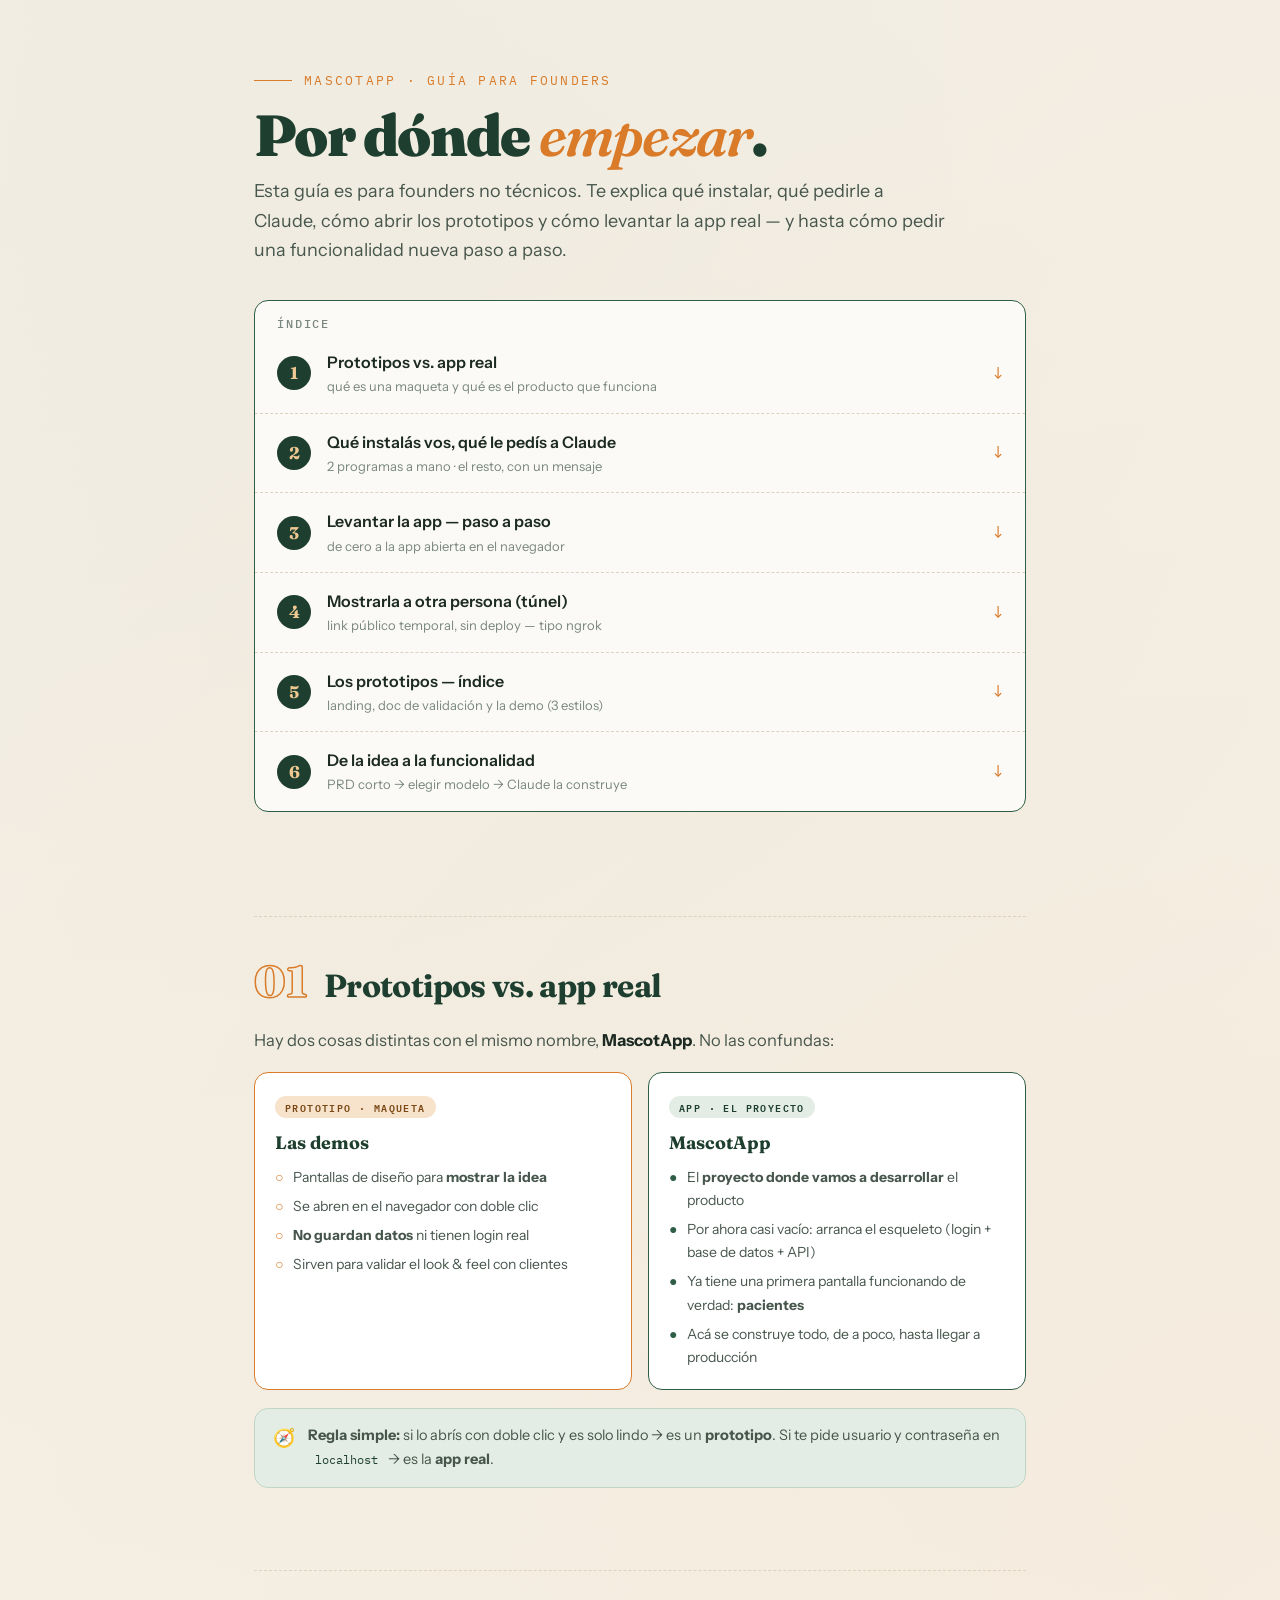
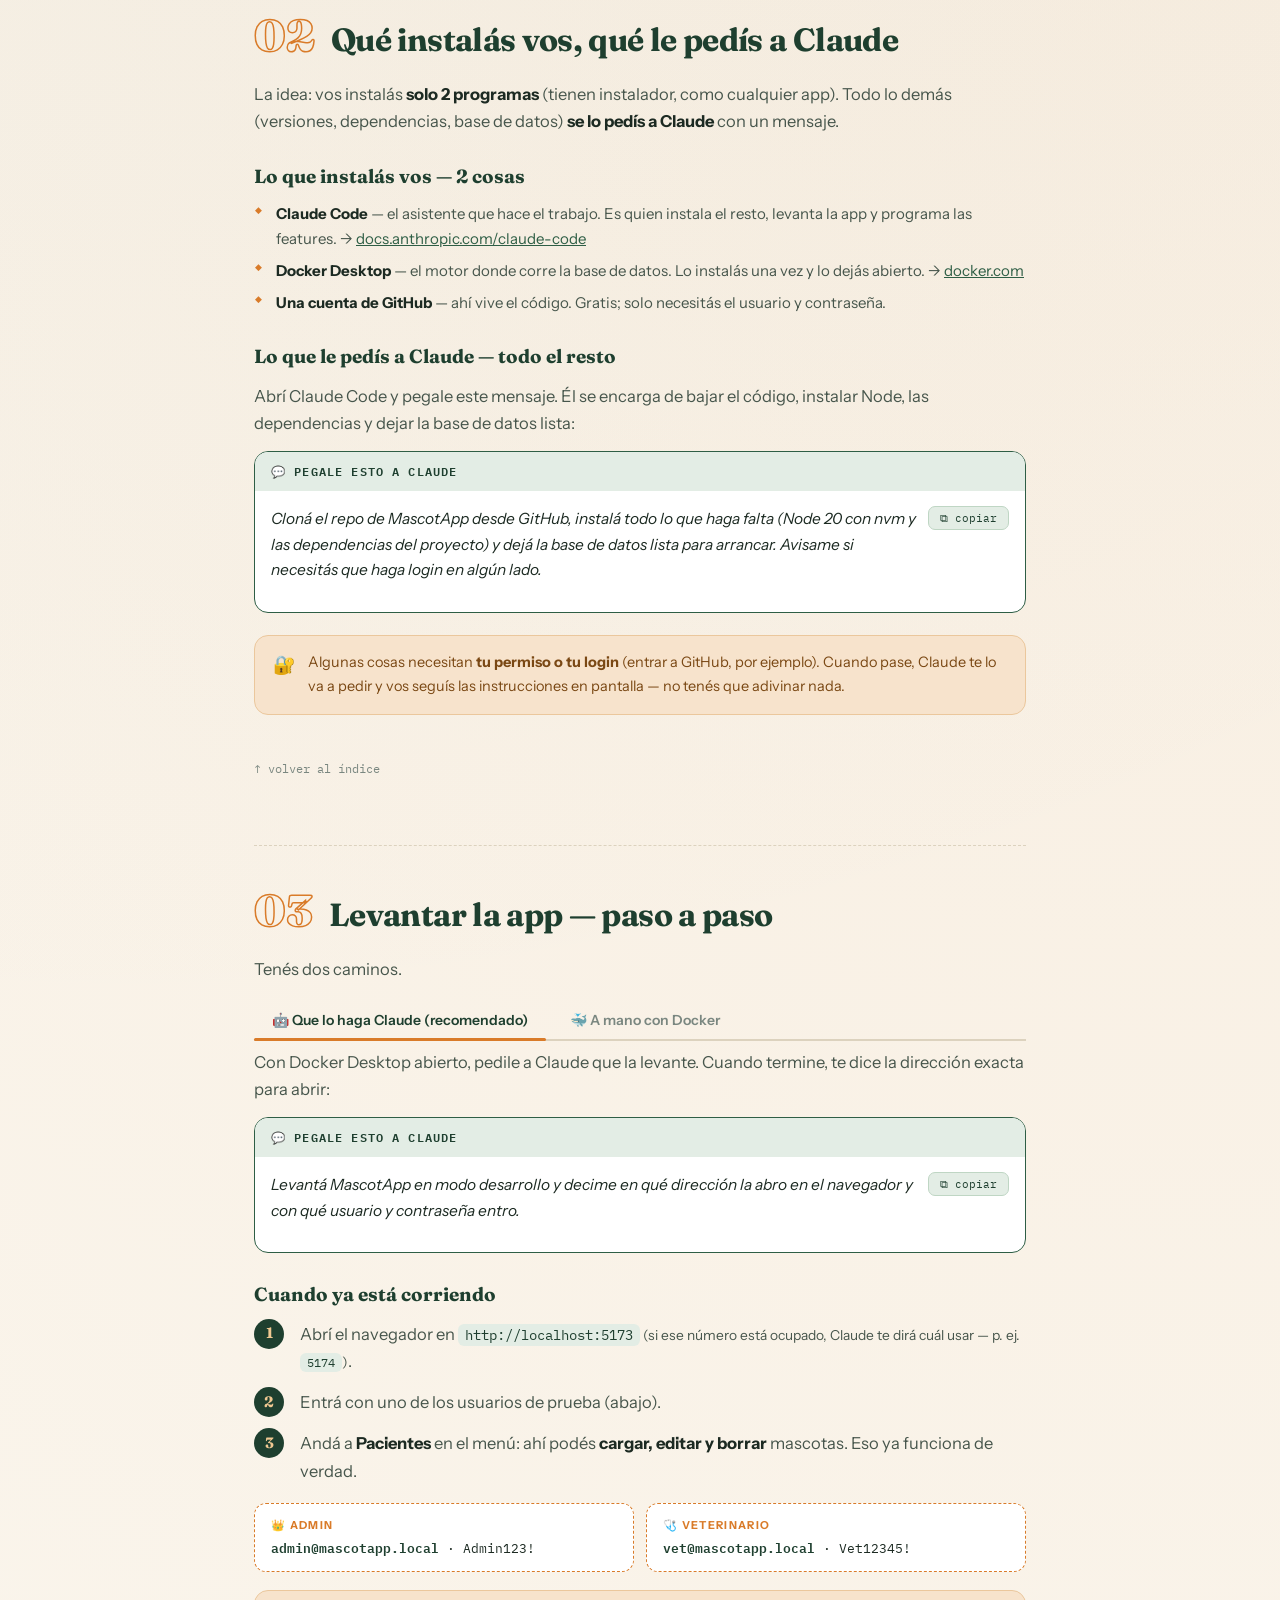
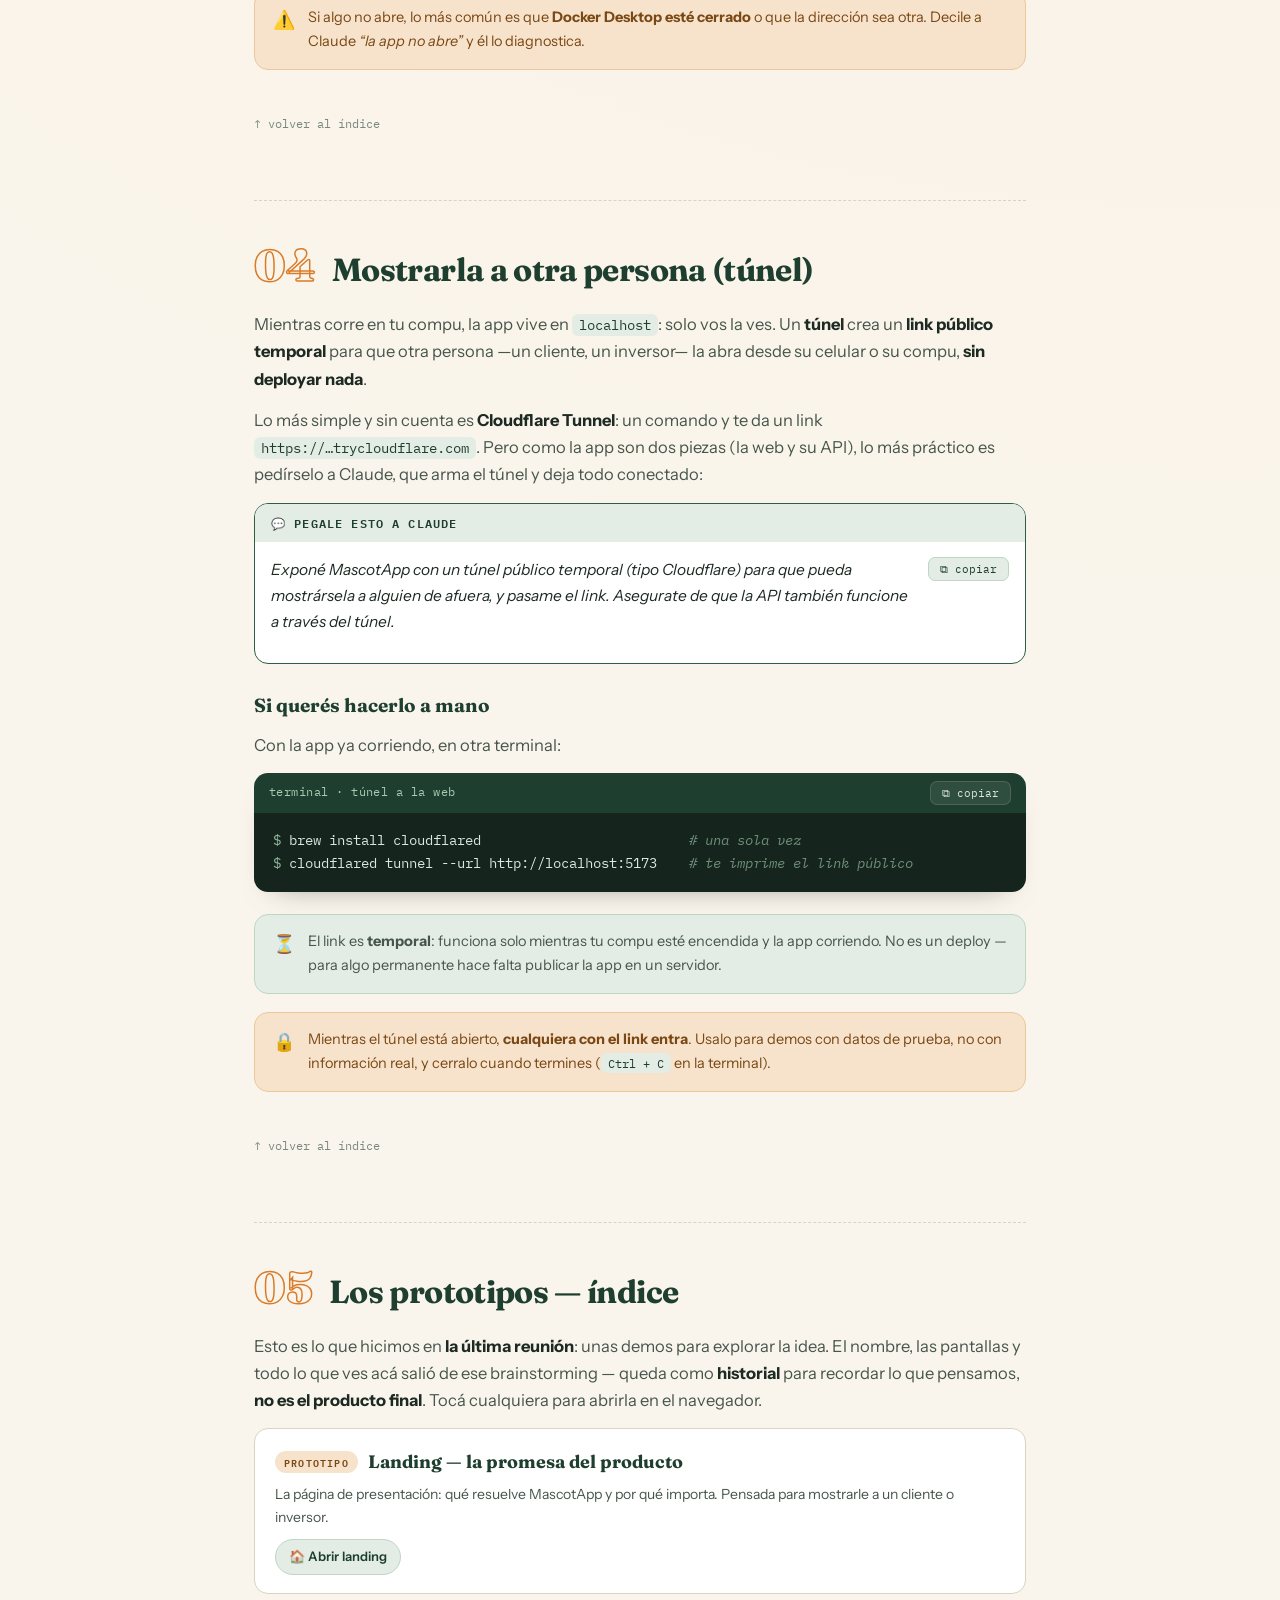
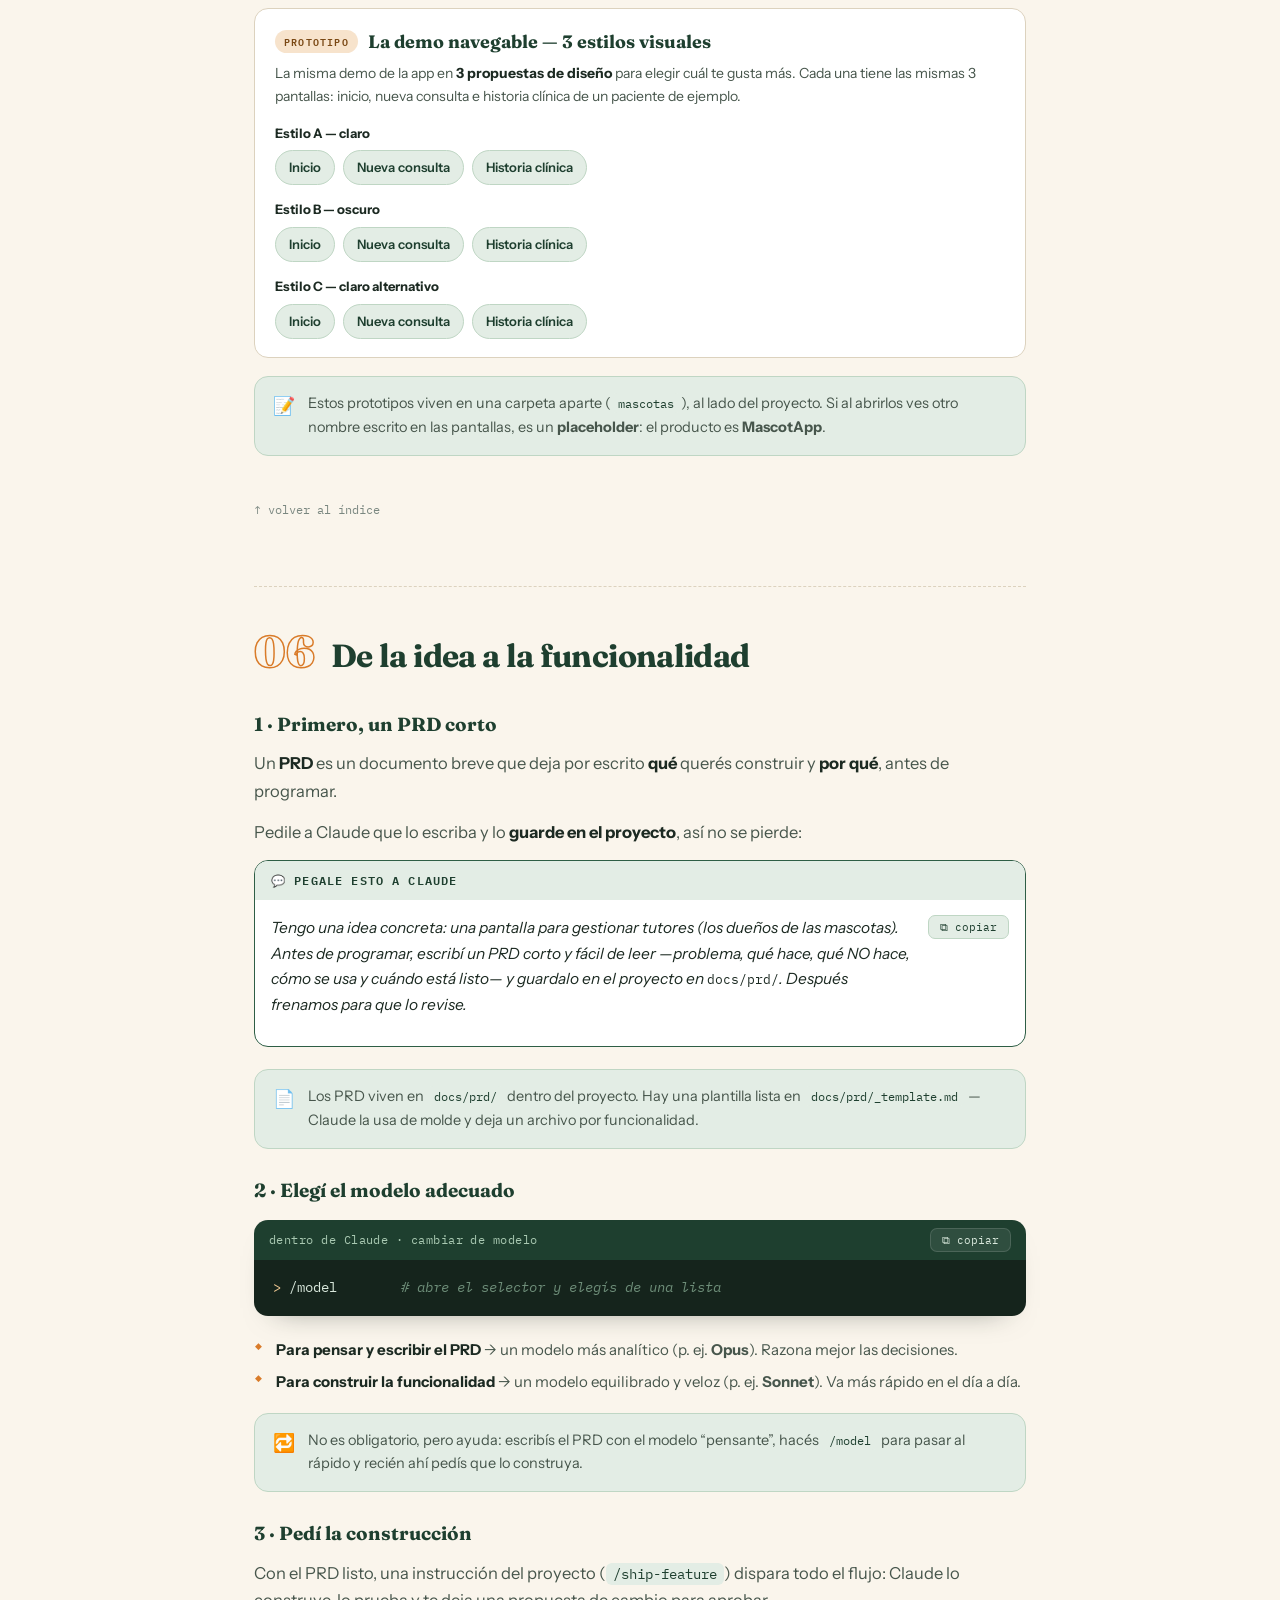
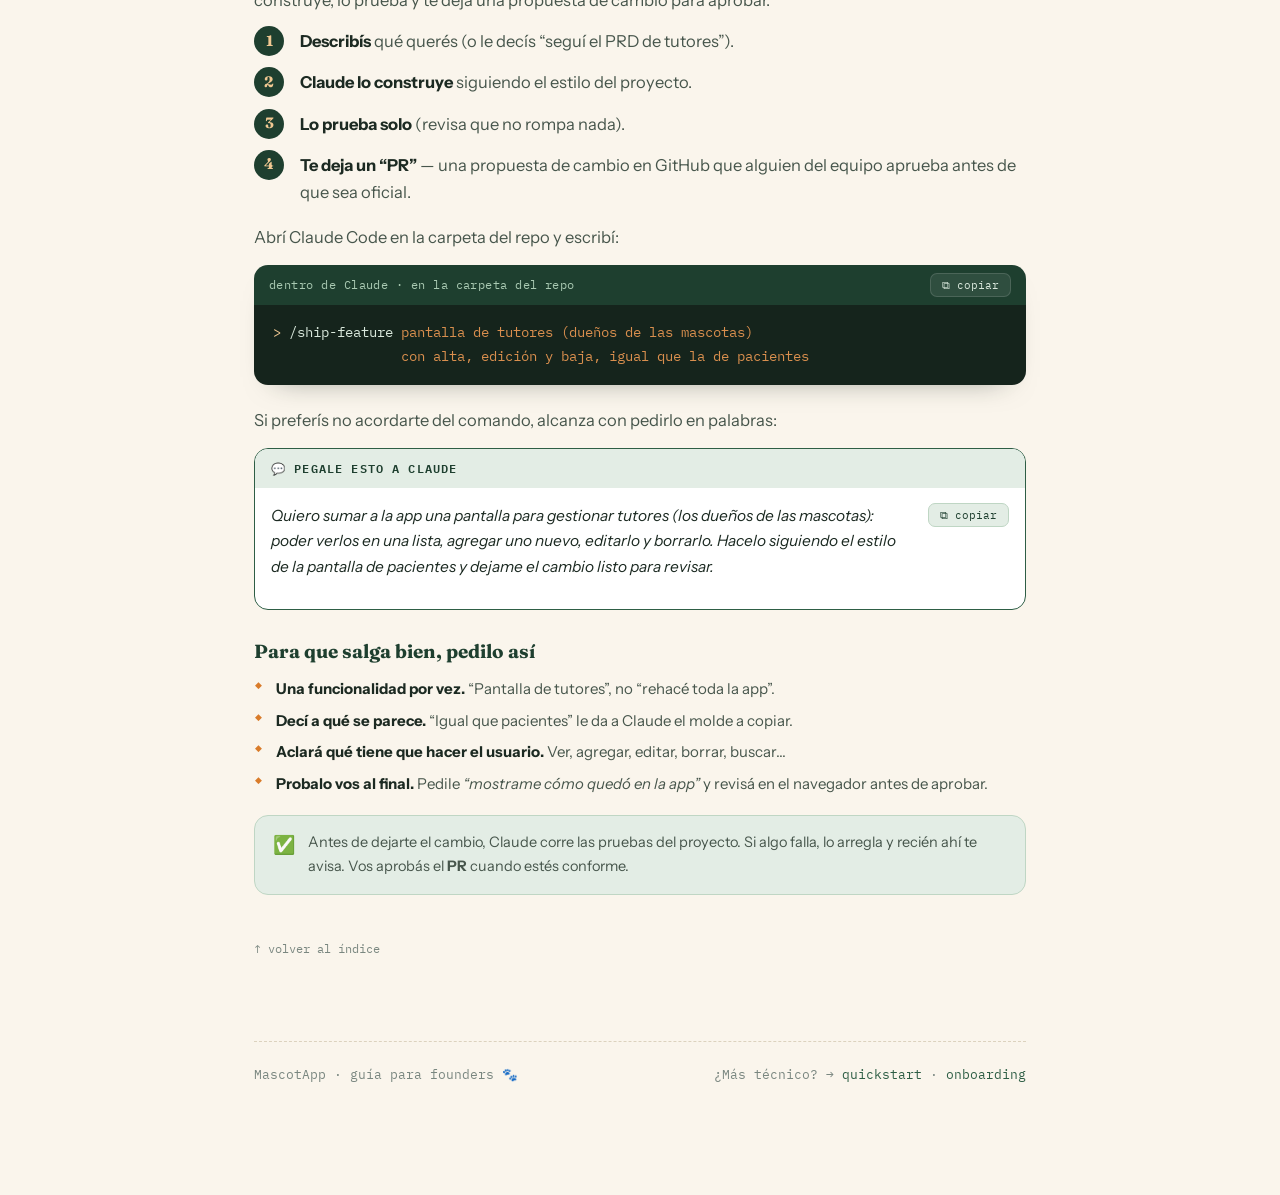
<file: para-founders.html>
<!doctype html>
<html lang="es">
<head>
<meta charset="utf-8" />
<meta name="viewport" content="width=device-width, initial-scale=1" />
<title>MascotApp · Guía para founders</title>
<link rel="preconnect" href="https://fonts.googleapis.com" />
<link rel="preconnect" href="https://fonts.gstatic.com" crossorigin />
<link href="https://fonts.googleapis.com/css2?family=Fraunces:opsz,wght@9..144,600;9..144,700;9..144,900&family=Instrument+Sans:wght@400;500;600;700&family=IBM+Plex+Mono:wght@400;500;600&display=swap" rel="stylesheet" />
<style>
:root{
  --paper:#FAF5EC; --paper-2:#F3ECDD;
  --ink:#1C2A22; --ink-soft:#47564C; --ink-faint:#7A8780;
  --green:#2E5E45; --green-deep:#1E3F2F; --green-tint:#E3EDE5;
  --amber:#D97B29; --amber-soft:#F7E3CC;
  --code-bg:#15241C; --code-ink:#D9E8DC;
  --line:#DCD2BE; --radius:14px;
  --mono:"IBM Plex Mono",ui-monospace,monospace;
  --sans:"Instrument Sans",sans-serif;
  --display:"Fraunces",serif;
}
*{box-sizing:border-box;margin:0;padding:0}
html{scroll-behavior:smooth}
body{
  font-family:var(--sans);background:var(--paper);color:var(--ink);
  line-height:1.65;font-size:16.5px;
  background-image:
    radial-gradient(circle at 10% 0%, rgba(46,94,69,.05), transparent 35%),
    radial-gradient(circle at 95% 20%, rgba(217,123,41,.06), transparent 38%);
}
::selection{background:var(--amber-soft)}
.wrap{max-width:820px;margin:0 auto;padding:0 24px 110px}

/* hero */
header{padding:70px 0 30px;text-align:left}
.kicker{font-family:var(--mono);font-size:12.5px;letter-spacing:.18em;text-transform:uppercase;color:var(--amber);display:flex;align-items:center;gap:12px}
.kicker::before{content:"";width:38px;height:1.5px;background:var(--amber)}
h1{font-family:var(--display);font-weight:900;font-size:clamp(38px,6vw,58px);letter-spacing:-.03em;line-height:1.04;color:var(--green-deep);margin:14px 0 12px}
h1 em{font-style:italic;font-weight:600;color:var(--amber)}
.lede{color:var(--ink-soft);font-size:18px;max-width:58ch}

/* index navegable */
.toc{
  margin:34px 0 10px;border:1.5px solid var(--green);border-radius:var(--radius);
  background:#fffb;overflow:hidden;
}
.toc h2{font-family:var(--mono);font-size:11.5px;letter-spacing:.16em;text-transform:uppercase;color:var(--ink-faint);font-weight:500;padding:14px 22px 0}
.toc a{
  display:flex;align-items:center;gap:16px;padding:15px 22px;text-decoration:none;color:var(--ink);
  border-bottom:1px dashed var(--line);transition:background .15s,padding-left .2s;
}
.toc a:last-child{border-bottom:0}
.toc a:hover{background:var(--green-tint);padding-left:30px}
.toc .n{
  font-family:var(--display);font-weight:700;font-size:17px;color:#F0C892;background:var(--green-deep);
  width:34px;height:34px;border-radius:50%;display:flex;align-items:center;justify-content:center;flex:none;
}
.toc .t{font-weight:600;font-size:16px}
.toc small{display:block;font-weight:400;font-size:13px;color:var(--ink-faint)}
.toc .arrow{margin-left:auto;color:var(--amber);font-family:var(--mono)}

/* secciones */
section{padding-top:64px}
.sec-head{display:flex;align-items:baseline;gap:16px;margin-bottom:14px;border-top:1px dashed var(--line);padding-top:42px}
.sec-head .idx{font-family:var(--display);font-weight:900;font-size:44px;line-height:1;color:transparent;-webkit-text-stroke:1.5px var(--amber)}
.sec-head h2{font-family:var(--display);font-weight:700;font-size:clamp(25px,3.4vw,32px);letter-spacing:-.02em;color:var(--green-deep)}
h3.lead{font-family:var(--display);font-weight:700;font-size:19px;color:var(--green-deep);margin:26px 0 10px}
p{color:var(--ink-soft);margin-bottom:14px}
p strong,li strong{color:var(--ink)}
code:not(pre code){font-family:var(--mono);font-size:.85em;background:var(--green-tint);color:var(--green-deep);padding:2px 7px;border-radius:6px;white-space:nowrap}
ul.plain{list-style:none;margin:0 0 16px;display:flex;flex-direction:column;gap:7px}
ul.plain li{padding-left:22px;position:relative;color:var(--ink-soft);font-size:15px}
ul.plain li::before{content:"◆";position:absolute;left:1px;top:1px;font-size:9px;color:var(--amber)}

/* numbered steps */
ol.steps{list-style:none;counter-reset:s;margin:8px 0 18px;display:flex;flex-direction:column;gap:14px}
ol.steps li{counter-increment:s;position:relative;padding-left:46px;color:var(--ink-soft)}
ol.steps li::before{
  content:counter(s);position:absolute;left:0;top:-2px;width:30px;height:30px;border-radius:50%;
  background:var(--green-deep);color:#F0C892;font-family:var(--display);font-weight:700;font-size:15px;
  display:flex;align-items:center;justify-content:center;
}
ol.steps li b{color:var(--ink)}

/* code / prompt blocks */
.codeblock{position:relative;margin:14px 0 22px;border-radius:var(--radius);overflow:hidden;box-shadow:0 14px 30px -22px rgba(21,36,28,.55)}
.codeblock .bar{display:flex;align-items:center;justify-content:space-between;background:var(--green-deep);padding:8px 15px}
.codeblock .fname{font-family:var(--mono);font-size:11.5px;color:#A9C9B2;letter-spacing:.04em}
.copy-btn{font-family:var(--mono);font-size:11px;color:#D9E8DC;background:#ffffff14;border:1px solid #ffffff22;border-radius:7px;padding:4px 11px;cursor:pointer;transition:all .15s}
.copy-btn:hover{background:#ffffff28}
.copy-btn.ok{background:var(--amber);border-color:var(--amber);color:#fff}
pre{background:var(--code-bg);color:var(--code-ink);padding:16px 19px;overflow-x:auto;font-family:var(--mono);font-size:13.5px;line-height:1.75;white-space:pre-wrap}
pre .c{color:#6E8E79;font-style:italic}
pre .s{color:#D98F4E}
pre .k{color:#F0C892}
pre .p{color:#8FB89C;user-select:none}

/* "pedile a Claude" prompt card */
.ask{margin:14px 0 22px;border:1.5px solid var(--green);border-radius:var(--radius);background:#fff;overflow:hidden}
.ask .head{display:flex;align-items:center;gap:9px;background:var(--green-tint);padding:10px 16px;font-family:var(--mono);font-size:11.5px;letter-spacing:.1em;text-transform:uppercase;color:var(--green-deep);font-weight:600}
.ask .body{display:flex;align-items:flex-start;gap:12px;padding:15px 16px}
.ask .quote{flex:1;font-size:15.5px;color:var(--ink);font-style:italic}
.ask .copy-btn{flex:none;color:var(--green-deep);background:var(--green-tint);border-color:#BFD6C4}
.ask .copy-btn:hover{background:#D3E5D8}
.ask .copy-btn.ok{background:var(--amber);border-color:var(--amber);color:#fff}

/* callouts */
.callout{display:flex;gap:13px;padding:15px 18px;border-radius:var(--radius);margin:18px 0;border:1px solid;align-items:flex-start}
.callout .ic{font-size:18px;flex:none}
.callout p{margin:0;font-size:14.5px}
.callout.tip{background:var(--green-tint);border-color:#BFD6C4}
.callout.warn{background:var(--amber-soft);border-color:#EBC79C}
.callout.warn p{color:#7A4814}

/* compare: prototipo vs app */
.compare{display:grid;grid-template-columns:1fr 1fr;gap:16px;margin:18px 0}
.compare .col{border-radius:var(--radius);padding:20px;background:#fff;border:1.5px solid}
.compare .proto{border-color:var(--amber)}
.compare .real{border-color:var(--green)}
.compare .badge{font-family:var(--mono);font-size:10px;letter-spacing:.14em;text-transform:uppercase;padding:3px 10px;border-radius:99px;display:inline-block;margin-bottom:10px;font-weight:600}
.compare .proto .badge{background:var(--amber-soft);color:#7A4814}
.compare .real .badge{background:var(--green-tint);color:var(--green-deep)}
.compare h4{font-family:var(--display);font-size:18px;font-weight:700;color:var(--green-deep);margin-bottom:8px}
.compare ul{list-style:none;display:flex;flex-direction:column;gap:6px;font-size:14px;color:var(--ink-soft)}
.compare li{padding-left:18px;position:relative}
.compare .proto li::before{content:"○";position:absolute;left:0;color:var(--amber)}
.compare .real li::before{content:"●";position:absolute;left:0;color:var(--green)}

/* prototype index cards */
.proto-card{border:1.5px solid var(--line);border-radius:var(--radius);background:#fff;padding:18px 20px;margin:14px 0}
.proto-card .top{display:flex;align-items:center;gap:10px;margin-bottom:6px}
.proto-card .ptag{font-family:var(--mono);font-size:10px;letter-spacing:.12em;text-transform:uppercase;background:var(--amber-soft);color:#7A4814;padding:3px 9px;border-radius:99px;font-weight:600}
.proto-card h4{font-family:var(--display);font-size:18px;font-weight:700;color:var(--green-deep)}
.proto-card p{font-size:14px;margin-bottom:10px}
.screens{display:flex;flex-wrap:wrap;gap:8px}
.screens a{display:inline-flex;align-items:center;gap:7px;text-decoration:none;font-size:13px;font-weight:600;color:var(--green-deep);
  background:var(--green-tint);border:1px solid #BFD6C4;border-radius:99px;padding:6px 13px;transition:all .15s}
.screens a:hover{background:var(--green-deep);color:#F0C892;border-color:var(--green-deep)}
.screens a small{font-weight:400;font-family:var(--mono);font-size:11px;opacity:.75}

/* credenciales */
.creds{display:flex;flex-wrap:wrap;gap:12px;margin:14px 0}
.cred{border:1.5px dashed var(--amber);border-radius:12px;padding:12px 16px;background:#fff;font-family:var(--mono);font-size:13px;flex:1;min-width:230px}
.cred .role{font-family:var(--sans);font-weight:700;font-size:11px;letter-spacing:.12em;text-transform:uppercase;color:var(--amber);margin-bottom:4px}
.cred b{color:var(--green-deep);font-weight:600}

/* tabs */
.tabs{margin:18px 0}
.tab-row{display:flex;gap:6px;border-bottom:2px solid var(--line);flex-wrap:wrap}
.tab-btn{font-family:var(--sans);font-weight:600;font-size:14px;color:var(--ink-faint);background:none;border:none;padding:10px 18px;cursor:pointer;position:relative;border-radius:10px 10px 0 0}
.tab-btn:hover{color:var(--ink);background:var(--paper-2)}
.tab-btn.active{color:var(--green-deep)}
.tab-btn.active::after{content:"";position:absolute;left:0;right:0;bottom:-2px;height:3px;background:var(--amber);border-radius:3px}
.tab-panel{display:none;padding-top:8px;animation:fadeUp .3s both}
.tab-panel.active{display:block}
@keyframes fadeUp{from{opacity:0;transform:translateY(8px)}to{opacity:1;transform:none}}

a.top{display:inline-flex;align-items:center;gap:7px;margin-top:26px;text-decoration:none;font-family:var(--mono);font-size:12px;color:var(--ink-faint)}
a.top:hover{color:var(--green)}
footer{margin-top:80px;padding-top:22px;border-top:1px dashed var(--line);display:flex;justify-content:space-between;flex-wrap:wrap;gap:10px;color:var(--ink-faint);font-size:12.5px;font-family:var(--mono)}
footer a{color:var(--green);text-decoration:none}
footer a:hover{text-decoration:underline}

.reveal{opacity:0;transform:translateY(16px);transition:opacity .55s ease,transform .55s cubic-bezier(.2,.8,.2,1)}
.reveal.in{opacity:1;transform:none}
@media(max-width:640px){.compare{grid-template-columns:1fr}}
</style>
</head>
<body>
<div class="wrap">

<header id="top">
  <div class="kicker">MascotApp · Guía para founders</div>
  <h1>Por dónde <em>empezar</em>.</h1>
  <p class="lede">Esta guía es para founders no técnicos. Te explica qué instalar, qué pedirle a Claude, cómo abrir los prototipos y cómo levantar la app real — y hasta cómo pedir una funcionalidad nueva paso a paso.</p>

  <div class="toc">
    <h2>Índice</h2>
    <a href="#que-es-que"><span class="n">1</span><span><span class="t">Prototipos vs. app real</span><small>qué es una maqueta y qué es el producto que funciona</small></span><span class="arrow">↓</span></a>
    <a href="#instalar"><span class="n">2</span><span><span class="t">Qué instalás vos, qué le pedís a Claude</span><small>2 programas a mano · el resto, con un mensaje</small></span><span class="arrow">↓</span></a>
    <a href="#levantar"><span class="n">3</span><span><span class="t">Levantar la app — paso a paso</span><small>de cero a la app abierta en el navegador</small></span><span class="arrow">↓</span></a>
    <a href="#compartir"><span class="n">4</span><span><span class="t">Mostrarla a otra persona (túnel)</span><small>link público temporal, sin deploy — tipo ngrok</small></span><span class="arrow">↓</span></a>
    <a href="#prototipos"><span class="n">5</span><span><span class="t">Los prototipos — índice</span><small>landing, doc de validación y la demo (3 estilos)</small></span><span class="arrow">↓</span></a>
    <a href="#feature"><span class="n">6</span><span><span class="t">De la idea a la funcionalidad</span><small>PRD corto → elegir modelo → Claude la construye</small></span><span class="arrow">↓</span></a>
  </div>
</header>

<!-- ── 1 ── -->
<section id="que-es-que" class="reveal">
  <div class="sec-head"><span class="idx">01</span><h2>Prototipos vs. app real</h2></div>
  <p>Hay dos cosas distintas con el mismo nombre, <strong>MascotApp</strong>. No las confundas:</p>

  <div class="compare">
    <div class="col proto">
      <span class="badge">Prototipo · maqueta</span>
      <h4>Las demos</h4>
      <ul>
        <li>Pantallas de diseño para <b>mostrar la idea</b></li>
        <li>Se abren en el navegador con doble clic</li>
        <li><b>No guardan datos</b> ni tienen login real</li>
        <li>Sirven para validar el look &amp; feel con clientes</li>
      </ul>
    </div>
    <div class="col real">
      <span class="badge">App · el proyecto</span>
      <h4>MascotApp</h4>
      <ul>
        <li>El <b>proyecto donde vamos a desarrollar</b> el producto</li>
        <li>Por ahora casi vacío: arranca el esqueleto (login + base de datos + API)</li>
        <li>Ya tiene una primera pantalla funcionando de verdad: <b>pacientes</b></li>
        <li>Acá se construye todo, de a poco, hasta llegar a producción</li>
      </ul>
    </div>
  </div>

  <div class="callout tip"><span class="ic">🧭</span>
    <p><b>Regla simple:</b> si lo abrís con doble clic y es solo lindo → es un <b>prototipo</b>. Si te pide usuario y contraseña en <code>localhost</code> → es la <b>app real</b>.</p>
  </div>
</section>

<!-- ── 2 ── -->
<section id="instalar" class="reveal">
  <div class="sec-head"><span class="idx">02</span><h2>Qué instalás vos, qué le pedís a Claude</h2></div>
  <p>La idea: vos instalás <strong>solo 2 programas</strong> (tienen instalador, como cualquier app). Todo lo demás (versiones, dependencias, base de datos) <strong>se lo pedís a Claude</strong> con un mensaje.</p>

  <h3 class="lead">Lo que instalás vos — 2 cosas</h3>
  <ul class="plain">
    <li><strong>Claude Code</strong> — el asistente que hace el trabajo. Es quien instala el resto, levanta la app y programa las features. → <a href="https://docs.anthropic.com/claude-code" style="color:var(--green)">docs.anthropic.com/claude-code</a></li>
    <li><strong>Docker Desktop</strong> — el motor donde corre la base de datos. Lo instalás una vez y lo dejás abierto. → <a href="https://www.docker.com/products/docker-desktop/" style="color:var(--green)">docker.com</a></li>
    <li><strong>Una cuenta de GitHub</strong> — ahí vive el código. Gratis; solo necesitás el usuario y contraseña.</li>
  </ul>

  <h3 class="lead">Lo que le pedís a Claude — todo el resto</h3>
  <p>Abrí Claude Code y pegale este mensaje. Él se encarga de bajar el código, instalar Node, las dependencias y dejar la base de datos lista:</p>

  <div class="ask">
    <div class="head">💬 Pegale esto a Claude</div>
    <div class="body">
      <p class="quote">Cloná el repo de MascotApp desde GitHub, instalá todo lo que haga falta (Node 20 con nvm y las dependencias del proyecto) y dejá la base de datos lista para arrancar. Avisame si necesitás que haga login en algún lado.</p>
      <button class="copy-btn" data-copy="Cloná el repo de MascotApp desde GitHub, instalá todo lo que haga falta (Node 20 con nvm y las dependencias del proyecto) y dejá la base de datos lista para arrancar. Avisame si necesitás que haga login en algún lado.">⧉ copiar</button>
    </div>
  </div>

  <div class="callout warn"><span class="ic">🔐</span>
    <p>Algunas cosas necesitan <b>tu permiso o tu login</b> (entrar a GitHub, por ejemplo). Cuando pase, Claude te lo va a pedir y vos seguís las instrucciones en pantalla — no tenés que adivinar nada.</p>
  </div>
  <a class="top" href="#top">↑ volver al índice</a>
</section>

<!-- ── 3 ── -->
<section id="levantar" class="reveal">
  <div class="sec-head"><span class="idx">03</span><h2>Levantar la app — paso a paso</h2></div>
  <p>Tenés dos caminos.</p>

  <div class="tabs">
    <div class="tab-row">
      <button class="tab-btn active" data-tab="t-claude">🤖 Que lo haga Claude (recomendado)</button>
      <button class="tab-btn" data-tab="t-mano">🐳 A mano con Docker</button>
    </div>

    <div class="tab-panel active" id="t-claude">
      <p>Con Docker Desktop abierto, pedile a Claude que la levante. Cuando termine, te dice la dirección exacta para abrir:</p>
      <div class="ask">
        <div class="head">💬 Pegale esto a Claude</div>
        <div class="body">
          <p class="quote">Levantá MascotApp en modo desarrollo y decime en qué dirección la abro en el navegador y con qué usuario y contraseña entro.</p>
          <button class="copy-btn" data-copy="Levantá MascotApp en modo desarrollo y decime en qué dirección la abro en el navegador y con qué usuario y contraseña entro.">⧉ copiar</button>
        </div>
      </div>
    </div>

    <div class="tab-panel" id="t-mano">
      <p>Si preferís hacerlo vos, es un comando. Primero copiás la config de ejemplo y después lo levantás todo (base + servidor + web):</p>
      <div class="codeblock">
        <div class="bar"><span class="fname">terminal · en la carpeta del repo</span><button class="copy-btn" data-copy="cp .env.example .env && npm run docker:up">⧉ copiar</button></div>
        <pre><span class="p">$</span> cp .env.example .env    <span class="c"># config de ejemplo (editá JWT_SECRET: 32+ caracteres)</span>
<span class="p">$</span> npm run docker:up      <span class="c"># levanta base + API + web</span></pre>
      </div>
    </div>
  </div>

  <h3 class="lead">Cuando ya está corriendo</h3>
  <ol class="steps">
    <li>Abrí el navegador en <code>http://localhost:5173</code> <small>(si ese número está ocupado, Claude te dirá cuál usar — p. ej. <code>5174</code>)</small>.</li>
    <li>Entrá con uno de los usuarios de prueba (abajo).</li>
    <li>Andá a <b>Pacientes</b> en el menú: ahí podés <b>cargar, editar y borrar</b> mascotas. Eso ya funciona de verdad.</li>
  </ol>

  <div class="creds">
    <div class="cred"><div class="role">👑 Admin</div><b>admin@mascotapp.local</b> · Admin123!</div>
    <div class="cred"><div class="role">🩺 Veterinario</div><b>vet@mascotapp.local</b> · Vet12345!</div>
  </div>

  <div class="callout warn"><span class="ic">⚠️</span>
    <p>Si algo no abre, lo más común es que <b>Docker Desktop esté cerrado</b> o que la dirección sea otra. Decile a Claude <i>“la app no abre”</i> y él lo diagnostica.</p>
  </div>
  <a class="top" href="#top">↑ volver al índice</a>
</section>

<!-- ── 4 ── -->
<section id="compartir" class="reveal">
  <div class="sec-head"><span class="idx">04</span><h2>Mostrarla a otra persona (túnel)</h2></div>
  <p>
    Mientras corre en tu compu, la app vive en <code>localhost</code>: solo vos la ves. Un
    <strong>túnel</strong> crea un <strong>link público temporal</strong> para que otra persona —un
    cliente, un inversor— la abra desde su celular o su compu, <strong>sin deployar nada</strong>.
  </p>

  <p>
    Lo más simple y sin cuenta es <strong>Cloudflare Tunnel</strong>: un comando y te da un link
    <code>https://…trycloudflare.com</code>. Pero como la app son dos piezas (la web y su API), lo
    más práctico es pedírselo a Claude, que arma el túnel y deja todo conectado:
  </p>

  <div class="ask">
    <div class="head">💬 Pegale esto a Claude</div>
    <div class="body">
      <p class="quote">
        Exponé MascotApp con un túnel público temporal (tipo Cloudflare) para que pueda
        mostrársela a alguien de afuera, y pasame el link. Asegurate de que la API también
        funcione a través del túnel.
      </p>
      <button
        class="copy-btn"
        data-copy="Exponé MascotApp con un túnel público temporal (tipo Cloudflare) para que pueda mostrársela a alguien de afuera, y pasame el link. Asegurate de que la API también funcione a través del túnel."
      >
        ⧉ copiar
      </button>
    </div>
  </div>

  <h3 class="lead">Si querés hacerlo a mano</h3>
  <p>Con la app ya corriendo, en otra terminal:</p>
  <div class="codeblock">
    <div class="bar">
      <span class="fname">terminal · túnel a la web</span>
      <button class="copy-btn" data-copy="brew install cloudflared && cloudflared tunnel --url http://localhost:5173">⧉ copiar</button>
    </div>
    <pre><span class="p">$</span> brew install cloudflared                          <span class="c"># una sola vez</span>
<span class="p">$</span> cloudflared tunnel --url http://localhost:5173    <span class="c"># te imprime el link público</span></pre>
  </div>

  <div class="callout tip"><span class="ic">⏳</span>
    <p>El link es <b>temporal</b>: funciona solo mientras tu compu esté encendida y la app corriendo. No es un deploy — para algo permanente hace falta publicar la app en un servidor.</p>
  </div>
  <div class="callout warn"><span class="ic">🔒</span>
    <p>Mientras el túnel está abierto, <b>cualquiera con el link entra</b>. Usalo para demos con datos de prueba, no con información real, y cerralo cuando termines (<code>Ctrl + C</code> en la terminal).</p>
  </div>
  <a class="top" href="#top">↑ volver al índice</a>
</section>

<!-- ── 5 ── -->
<section id="prototipos" class="reveal">
  <div class="sec-head"><span class="idx">05</span><h2>Los prototipos — índice</h2></div>
  <p>Esto es lo que hicimos en <strong>la última reunión</strong>: unas demos para explorar la idea. El nombre, las pantallas y todo lo que ves acá salió de ese brainstorming — queda como <strong>historial</strong> para recordar lo que pensamos, <strong>no es el producto final</strong>. Tocá cualquiera para abrirla en el navegador.</p>

  <div class="proto-card">
    <div class="top"><span class="ptag">Prototipo</span><h4>Landing — la promesa del producto</h4></div>
    <p>La página de presentación: qué resuelve MascotApp y por qué importa. Pensada para mostrarle a un cliente o inversor.</p>
    <div class="screens">
      <a href="prototipos/index.html">🏠 Abrir landing</a>
    </div>
  </div>

  <div class="proto-card">
    <div class="top"><span class="ptag">Prototipo</span><h4>La demo navegable — 3 estilos visuales</h4></div>
    <p>La misma demo de la app en <strong>3 propuestas de diseño</strong> para elegir cuál te gusta más. Cada una tiene las mismas 3 pantallas: inicio, nueva consulta e historia clínica de un paciente de ejemplo.</p>

    <p style="font-size:13px;font-weight:700;color:var(--ink);margin:14px 0 6px">Estilo A — claro</p>
    <div class="screens">
      <a href="prototipos/demo/index.html">Inicio</a>
      <a href="prototipos/demo/nueva-consulta.html">Nueva consulta</a>
      <a href="prototipos/demo/historia-clinica.html">Historia clínica</a>
    </div>

    <p style="font-size:13px;font-weight:700;color:var(--ink);margin:14px 0 6px">Estilo B — oscuro</p>
    <div class="screens">
      <a href="prototipos/demo02/index.html">Inicio</a>
      <a href="prototipos/demo02/nueva-consulta.html">Nueva consulta</a>
      <a href="prototipos/demo02/historia-clinica.html">Historia clínica</a>
    </div>

    <p style="font-size:13px;font-weight:700;color:var(--ink);margin:14px 0 6px">Estilo C — claro alternativo</p>
    <div class="screens">
      <a href="prototipos/demo03/index.html">Inicio</a>
      <a href="prototipos/demo03/nueva-consulta.html">Nueva consulta</a>
      <a href="prototipos/demo03/historia-clinica.html">Historia clínica</a>
    </div>
  </div>

  <div class="callout tip"><span class="ic">📝</span>
    <p>Estos prototipos viven en una carpeta aparte (<code>mascotas</code>), al lado del proyecto. Si al abrirlos ves otro nombre escrito en las pantallas, es un <b>placeholder</b>: el producto es <b>MascotApp</b>.</p>
  </div>
  <a class="top" href="#top">↑ volver al índice</a>
</section>

<!-- ── 6 ── -->
<section id="feature" class="reveal">
  <div class="sec-head"><span class="idx">06</span><h2>De la idea a la funcionalidad</h2></div>

  <h3 class="lead">1 · Primero, un PRD corto</h3>
  <p>Un <strong>PRD</strong> es un documento breve que deja por escrito <strong>qué</strong> querés construir y <strong>por qué</strong>, antes de programar.</p>
  <p>Pedile a Claude que lo escriba y lo <strong>guarde en el proyecto</strong>, así no se pierde:</p>
  <div class="ask">
    <div class="head">💬 Pegale esto a Claude</div>
    <div class="body">
      <p class="quote">Tengo una idea concreta: una pantalla para gestionar tutores (los dueños de las mascotas). Antes de programar, escribí un PRD corto y fácil de leer —problema, qué hace, qué NO hace, cómo se usa y cuándo está listo— y guardalo en el proyecto en <span style="font-style:normal;font-family:var(--mono);font-size:.85em">docs/prd/</span>. Después frenamos para que lo revise.</p>
      <button class="copy-btn" data-copy="Tengo una idea concreta: una pantalla para gestionar tutores (los dueños de las mascotas). Antes de programar, escribí un PRD corto y fácil de leer —problema, qué hace, qué NO hace, cómo se usa y cuándo está listo— y guardalo en el proyecto en docs/prd/. Después frenamos para que lo revise.">⧉ copiar</button>
    </div>
  </div>
  <div class="callout tip"><span class="ic">📄</span>
    <p>Los PRD viven en <code>docs/prd/</code> dentro del proyecto. Hay una plantilla lista en <code>docs/prd/_template.md</code> — Claude la usa de molde y deja un archivo por funcionalidad.</p>
  </div>

  <h3 class="lead">2 · Elegí el modelo adecuado</h3>
  <div class="codeblock">
    <div class="bar"><span class="fname">dentro de Claude · cambiar de modelo</span><button class="copy-btn" data-copy="/model">⧉ copiar</button></div>
    <pre><span class="k">&gt;</span> /model        <span class="c"># abre el selector y elegís de una lista</span></pre>
  </div>
  <ul class="plain">
    <li><strong>Para pensar y escribir el PRD</strong> → un modelo más analítico (p. ej. <b>Opus</b>). Razona mejor las decisiones.</li>
    <li><strong>Para construir la funcionalidad</strong> → un modelo equilibrado y veloz (p. ej. <b>Sonnet</b>). Va más rápido en el día a día.</li>
  </ul>
  <div class="callout tip"><span class="ic">🔁</span>
    <p>No es obligatorio, pero ayuda: escribís el PRD con el modelo “pensante”, hacés <code>/model</code> para pasar al rápido y recién ahí pedís que lo construya.</p>
  </div>

  <h3 class="lead">3 · Pedí la construcción</h3>
  <p>Con el PRD listo, una instrucción del proyecto (<code>/ship-feature</code>) dispara todo el flujo: Claude lo construye, lo prueba y te deja una propuesta de cambio para aprobar.</p>

  <ol class="steps">
    <li><b>Describís</b> qué querés (o le decís “seguí el PRD de tutores”).</li>
    <li><b>Claude lo construye</b> siguiendo el estilo del proyecto.</li>
    <li><b>Lo prueba solo</b> (revisa que no rompa nada).</li>
    <li><b>Te deja un “PR”</b> — una propuesta de cambio en GitHub que alguien del equipo aprueba antes de que sea oficial.</li>
  </ol>

  <p>Abrí Claude Code en la carpeta del repo y escribí:</p>

  <div class="codeblock">
    <div class="bar"><span class="fname">dentro de Claude · en la carpeta del repo</span><button class="copy-btn" data-copy="/ship-feature pantalla de tutores (dueños de las mascotas) con alta, edición y baja, igual que la de pacientes">⧉ copiar</button></div>
    <pre><span class="k">&gt;</span> /ship-feature <span class="s">pantalla de tutores (dueños de las mascotas)
                con alta, edición y baja, igual que la de pacientes</span></pre>
  </div>

  <p>Si preferís no acordarte del comando, alcanza con pedirlo en palabras:</p>
  <div class="ask">
    <div class="head">💬 Pegale esto a Claude</div>
    <div class="body">
      <p class="quote">Quiero sumar a la app una pantalla para gestionar tutores (los dueños de las mascotas): poder verlos en una lista, agregar uno nuevo, editarlo y borrarlo. Hacelo siguiendo el estilo de la pantalla de pacientes y dejame el cambio listo para revisar.</p>
      <button class="copy-btn" data-copy="Quiero sumar a la app una pantalla para gestionar tutores (los dueños de las mascotas): poder verlos en una lista, agregar uno nuevo, editarlo y borrarlo. Hacelo siguiendo el estilo de la pantalla de pacientes y dejame el cambio listo para revisar.">⧉ copiar</button>
    </div>
  </div>

  <h3 class="lead">Para que salga bien, pedilo así</h3>
  <ul class="plain">
    <li><strong>Una funcionalidad por vez.</strong> “Pantalla de tutores”, no “rehacé toda la app”.</li>
    <li><strong>Decí a qué se parece.</strong> “Igual que pacientes” le da a Claude el molde a copiar.</li>
    <li><strong>Aclará qué tiene que hacer el usuario.</strong> Ver, agregar, editar, borrar, buscar…</li>
    <li><strong>Probalo vos al final.</strong> Pedile <i>“mostrame cómo quedó en la app”</i> y revisá en el navegador antes de aprobar.</li>
  </ul>

  <div class="callout tip"><span class="ic">✅</span>
    <p>Antes de dejarte el cambio, Claude corre las pruebas del proyecto. Si algo falla, lo arregla y recién ahí te avisa. Vos aprobás el <b>PR</b> cuando estés conforme.</p>
  </div>
  <a class="top" href="#top">↑ volver al índice</a>
</section>

<footer>
  <span>MascotApp · guía para founders 🐾</span>
  <span>¿Más técnico? → <a href="quickstart.html">quickstart</a> · <a href="onboarding.html">onboarding</a></span>
</footer>

</div>

<script>
/* copy buttons */
document.querySelectorAll(".copy-btn").forEach(btn=>{
  btn.addEventListener("click",async()=>{
    try{await navigator.clipboard.writeText(btn.dataset.copy);}
    catch(e){
      const ta=document.createElement("textarea");ta.value=btn.dataset.copy;
      document.body.appendChild(ta);ta.select();document.execCommand("copy");ta.remove();
    }
    const prev=btn.textContent;btn.textContent="✓ copiado";btn.classList.add("ok");
    setTimeout(()=>{btn.textContent=prev;btn.classList.remove("ok");},1500);
  });
});
/* tabs */
document.querySelectorAll(".tabs").forEach(tabs=>{
  tabs.querySelectorAll(".tab-btn").forEach(btn=>{
    btn.addEventListener("click",()=>{
      tabs.querySelectorAll(".tab-btn").forEach(b=>b.classList.remove("active"));
      tabs.querySelectorAll(".tab-panel").forEach(p=>p.classList.remove("active"));
      btn.classList.add("active");
      tabs.querySelector("#"+btn.dataset.tab).classList.add("active");
    });
  });
});
/* reveal */
const rev=new IntersectionObserver(es=>{
  es.forEach(e=>{if(e.isIntersecting){e.target.classList.add("in");rev.unobserve(e.target);}});
},{threshold:.08});
document.querySelectorAll(".reveal").forEach(el=>rev.observe(el));
</script>
</body>
</html>
</file>
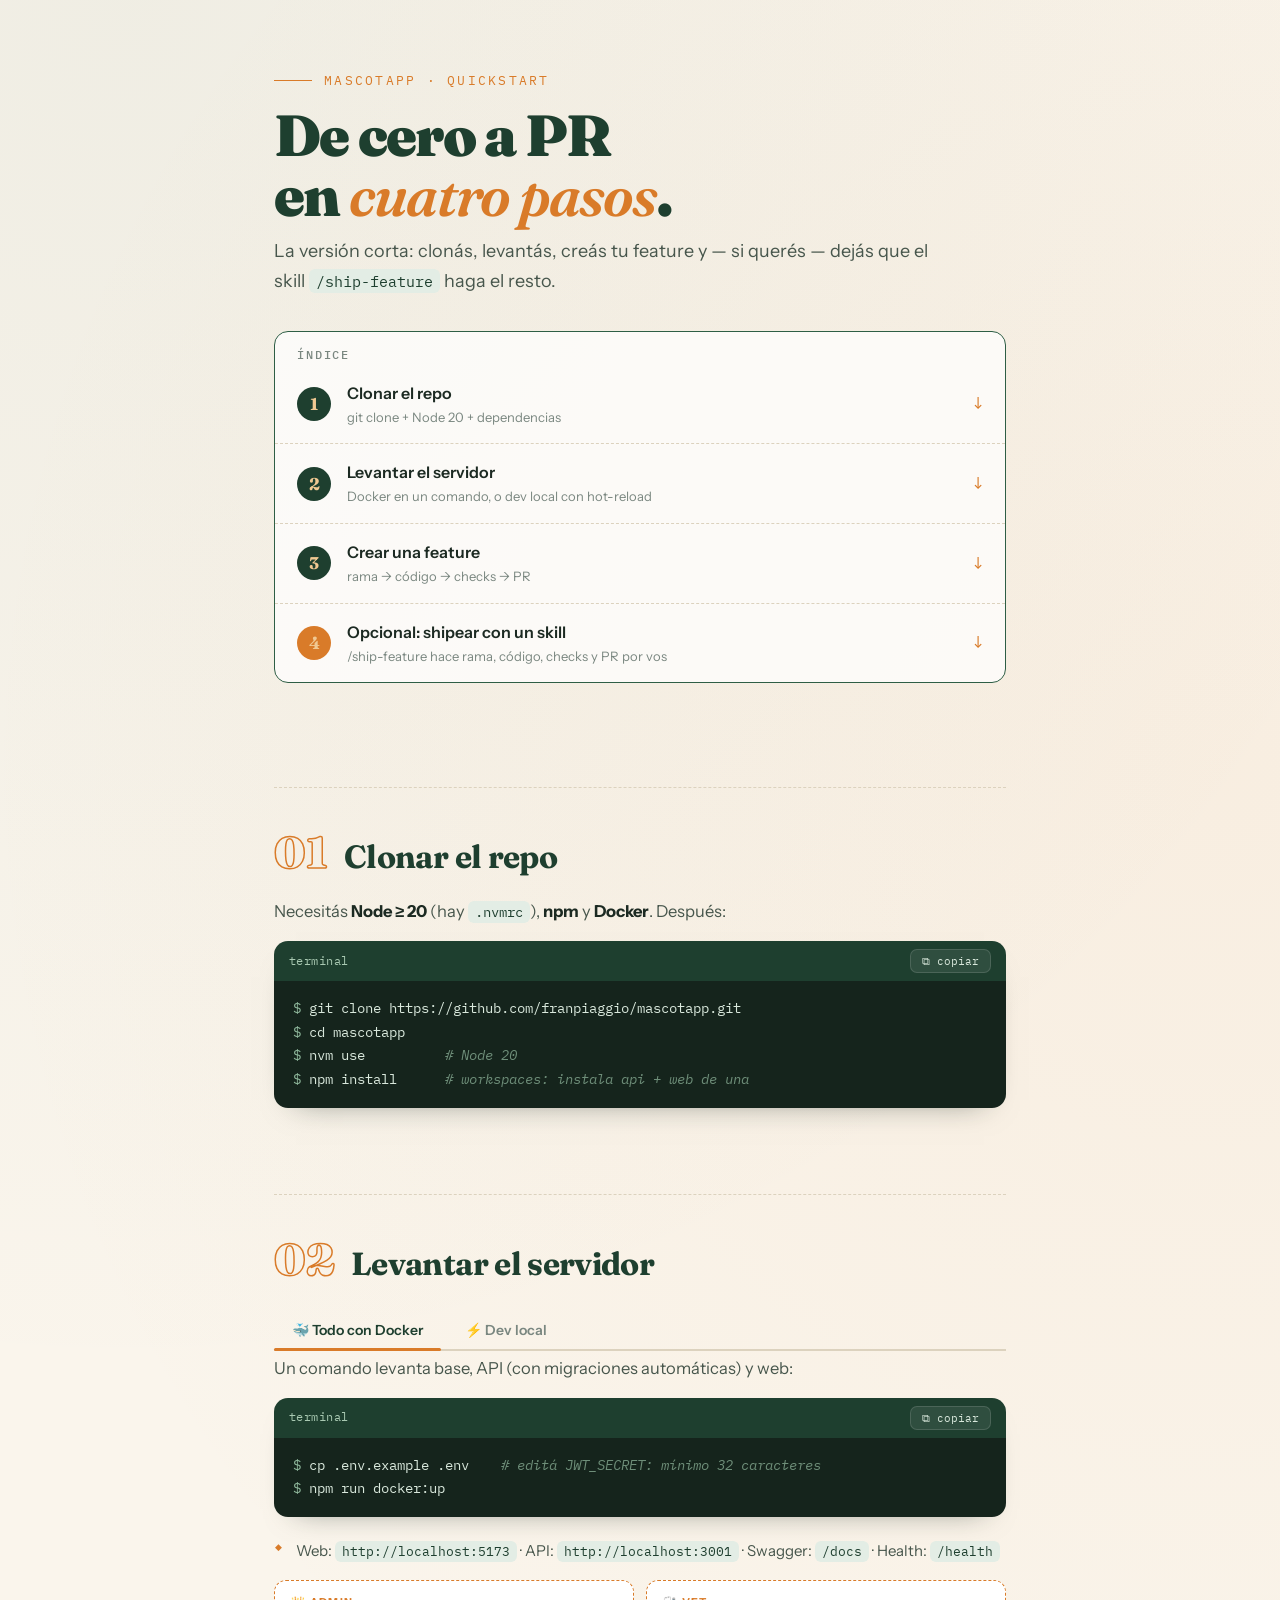
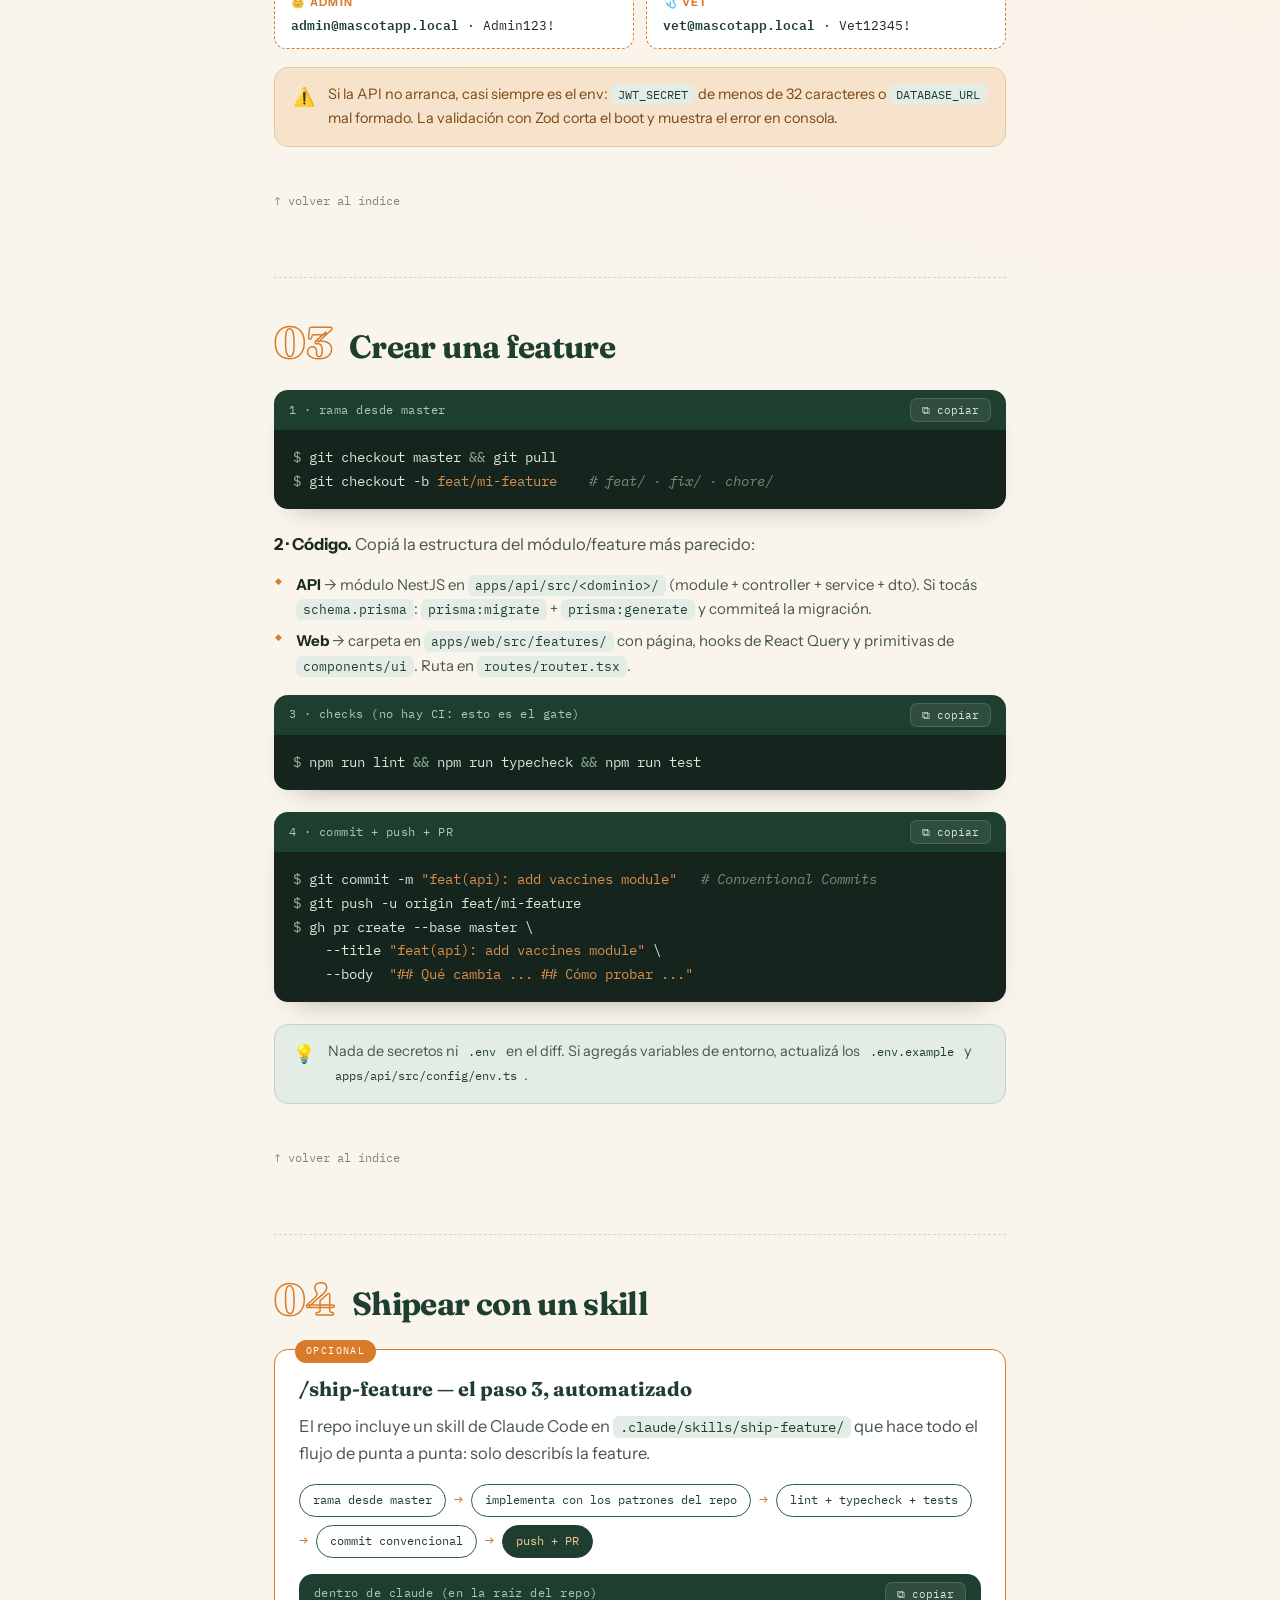
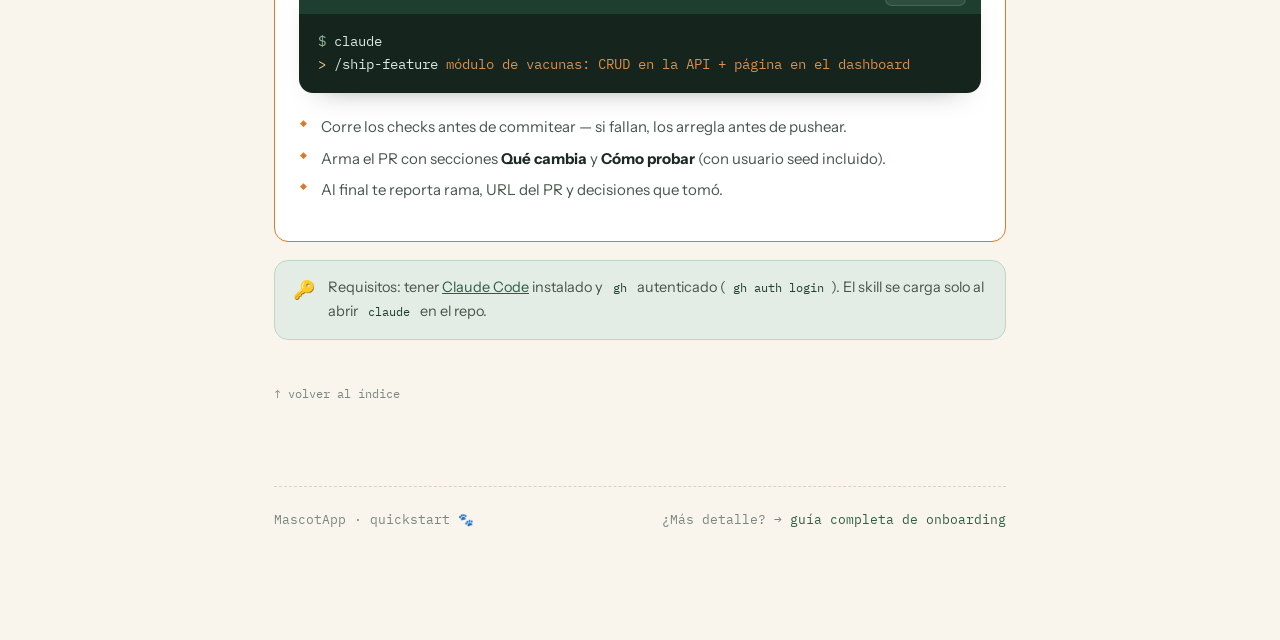
<file: quickstart.html>
<!doctype html>
<html lang="es">
<head>
<meta charset="utf-8" />
<meta name="viewport" content="width=device-width, initial-scale=1" />
<title>MascotApp · Quickstart</title>
<link rel="preconnect" href="https://fonts.googleapis.com" />
<link rel="preconnect" href="https://fonts.gstatic.com" crossorigin />
<link href="https://fonts.googleapis.com/css2?family=Fraunces:opsz,wght@9..144,600;9..144,700;9..144,900&family=Instrument+Sans:wght@400;500;600;700&family=IBM+Plex+Mono:wght@400;500;600&display=swap" rel="stylesheet" />
<style>
:root{
  --paper:#FAF5EC; --paper-2:#F3ECDD;
  --ink:#1C2A22; --ink-soft:#47564C; --ink-faint:#7A8780;
  --green:#2E5E45; --green-deep:#1E3F2F; --green-tint:#E3EDE5;
  --amber:#D97B29; --amber-soft:#F7E3CC;
  --code-bg:#15241C; --code-ink:#D9E8DC;
  --line:#DCD2BE; --radius:14px;
  --mono:"IBM Plex Mono",ui-monospace,monospace;
  --sans:"Instrument Sans",sans-serif;
  --display:"Fraunces",serif;
}
*{box-sizing:border-box;margin:0;padding:0}
html{scroll-behavior:smooth}
body{
  font-family:var(--sans);background:var(--paper);color:var(--ink);
  line-height:1.65;font-size:16.5px;
  background-image:
    radial-gradient(circle at 10% 0%, rgba(46,94,69,.05), transparent 35%),
    radial-gradient(circle at 95% 20%, rgba(217,123,41,.06), transparent 38%);
}
::selection{background:var(--amber-soft)}
.wrap{max-width:780px;margin:0 auto;padding:0 24px 110px}

/* hero */
header{padding:70px 0 30px;text-align:left}
.kicker{font-family:var(--mono);font-size:12.5px;letter-spacing:.18em;text-transform:uppercase;color:var(--amber);display:flex;align-items:center;gap:12px}
.kicker::before{content:"";width:38px;height:1.5px;background:var(--amber)}
h1{font-family:var(--display);font-weight:900;font-size:clamp(38px,6vw,58px);letter-spacing:-.03em;line-height:1.04;color:var(--green-deep);margin:14px 0 12px}
h1 em{font-style:italic;font-weight:600;color:var(--amber)}
.lede{color:var(--ink-soft);font-size:18px;max-width:56ch}

/* index navegable */
.toc{
  margin:34px 0 10px;border:1.5px solid var(--green);border-radius:var(--radius);
  background:#fffb;overflow:hidden;
}
.toc h2{font-family:var(--mono);font-size:11.5px;letter-spacing:.16em;text-transform:uppercase;color:var(--ink-faint);font-weight:500;padding:14px 22px 0}
.toc a{
  display:flex;align-items:center;gap:16px;padding:15px 22px;text-decoration:none;color:var(--ink);
  border-bottom:1px dashed var(--line);transition:background .15s,padding-left .2s;
}
.toc a:last-child{border-bottom:0}
.toc a:hover{background:var(--green-tint);padding-left:30px}
.toc .n{
  font-family:var(--display);font-weight:700;font-size:17px;color:#F0C892;background:var(--green-deep);
  width:34px;height:34px;border-radius:50%;display:flex;align-items:center;justify-content:center;flex:none;
}
.toc .t{font-weight:600;font-size:16px}
.toc small{display:block;font-weight:400;font-size:13px;color:var(--ink-faint)}
.toc .opt .n{background:var(--amber)}
.toc .arrow{margin-left:auto;color:var(--amber);font-family:var(--mono)}

/* secciones */
section{padding-top:64px}
.sec-head{display:flex;align-items:baseline;gap:16px;margin-bottom:14px;border-top:1px dashed var(--line);padding-top:42px}
.sec-head .idx{font-family:var(--display);font-weight:900;font-size:44px;line-height:1;color:transparent;-webkit-text-stroke:1.5px var(--amber)}
.sec-head h2{font-family:var(--display);font-weight:700;font-size:clamp(25px,3.4vw,32px);letter-spacing:-.02em;color:var(--green-deep)}
p{color:var(--ink-soft);margin-bottom:14px}
p strong,li strong{color:var(--ink)}
code:not(pre code){font-family:var(--mono);font-size:.85em;background:var(--green-tint);color:var(--green-deep);padding:2px 7px;border-radius:6px;white-space:nowrap}
ul.plain{list-style:none;margin:0 0 16px;display:flex;flex-direction:column;gap:7px}
ul.plain li{padding-left:22px;position:relative;color:var(--ink-soft);font-size:15px}
ul.plain li::before{content:"◆";position:absolute;left:1px;top:1px;font-size:9px;color:var(--amber)}

/* code blocks */
.codeblock{position:relative;margin:16px 0 22px;border-radius:var(--radius);overflow:hidden;box-shadow:0 14px 30px -22px rgba(21,36,28,.55)}
.codeblock .bar{display:flex;align-items:center;justify-content:space-between;background:var(--green-deep);padding:8px 15px}
.codeblock .fname{font-family:var(--mono);font-size:11.5px;color:#A9C9B2;letter-spacing:.04em}
.copy-btn{font-family:var(--mono);font-size:11px;color:#D9E8DC;background:#ffffff14;border:1px solid #ffffff22;border-radius:7px;padding:4px 11px;cursor:pointer;transition:all .15s}
.copy-btn:hover{background:#ffffff28}
.copy-btn.ok{background:var(--amber);border-color:var(--amber);color:#fff}
pre{background:var(--code-bg);color:var(--code-ink);padding:16px 19px;overflow-x:auto;font-family:var(--mono);font-size:13.5px;line-height:1.75}
pre .c{color:#6E8E79;font-style:italic}
pre .s{color:#D98F4E}
pre .k{color:#F0C892}
pre .p{color:#8FB89C;user-select:none}

/* callouts */
.callout{display:flex;gap:13px;padding:15px 18px;border-radius:var(--radius);margin:18px 0;border:1px solid;align-items:flex-start}
.callout .ic{font-size:18px;flex:none}
.callout p{margin:0;font-size:14.5px}
.callout.tip{background:var(--green-tint);border-color:#BFD6C4}
.callout.warn{background:var(--amber-soft);border-color:#EBC79C}
.callout.warn p{color:#7A4814}

/* tabs */
.tabs{margin:20px 0}
.tab-row{display:flex;gap:6px;border-bottom:2px solid var(--line)}
.tab-btn{font-family:var(--sans);font-weight:600;font-size:14px;color:var(--ink-faint);background:none;border:none;padding:10px 18px;cursor:pointer;position:relative;border-radius:10px 10px 0 0}
.tab-btn:hover{color:var(--ink);background:var(--paper-2)}
.tab-btn.active{color:var(--green-deep)}
.tab-btn.active::after{content:"";position:absolute;left:0;right:0;bottom:-2px;height:3px;background:var(--amber);border-radius:3px}
.tab-panel{display:none;padding-top:4px;animation:fadeUp .3s both}
.tab-panel.active{display:block}
@keyframes fadeUp{from{opacity:0;transform:translateY(8px)}to{opacity:1;transform:none}}

/* credenciales */
.creds{display:flex;flex-wrap:wrap;gap:12px;margin:14px 0}
.cred{border:1.5px dashed var(--amber);border-radius:12px;padding:12px 16px;background:#fff;font-family:var(--mono);font-size:13px;flex:1;min-width:230px}
.cred .role{font-family:var(--sans);font-weight:700;font-size:11px;letter-spacing:.12em;text-transform:uppercase;color:var(--amber);margin-bottom:4px}
.cred b{color:var(--green-deep);font-weight:600}

/* skill section */
.skill-box{
  border:1.5px solid var(--amber);border-radius:var(--radius);padding:22px 24px;background:#fff;
  margin:18px 0;position:relative;
}
.skill-box::before{
  content:"OPCIONAL";position:absolute;top:-10px;left:20px;background:var(--amber);color:#fff;
  font-family:var(--mono);font-size:10px;letter-spacing:.14em;padding:3px 11px;border-radius:99px;
}
.skill-box h3{font-family:var(--display);font-size:20px;font-weight:700;color:var(--green-deep);margin-bottom:8px}
.flow{display:flex;flex-wrap:wrap;gap:8px;align-items:center;margin:16px 0;font-family:var(--mono);font-size:11.5px}
.flow .fnode{background:#fff;border:1.5px solid var(--green);color:var(--green-deep);border-radius:99px;padding:6px 13px}
.flow .fnode.hot{background:var(--green-deep);color:#F0C892;border-color:var(--green-deep)}
.flow .farrow{color:var(--amber);font-size:15px}

a.top{
  display:inline-flex;align-items:center;gap:7px;margin-top:26px;text-decoration:none;
  font-family:var(--mono);font-size:12px;color:var(--ink-faint);
}
a.top:hover{color:var(--green)}
footer{margin-top:80px;padding-top:22px;border-top:1px dashed var(--line);display:flex;justify-content:space-between;flex-wrap:wrap;gap:10px;color:var(--ink-faint);font-size:12.5px;font-family:var(--mono)}
footer a{color:var(--green);text-decoration:none}
footer a:hover{text-decoration:underline}

.reveal{opacity:0;transform:translateY(16px);transition:opacity .55s ease,transform .55s cubic-bezier(.2,.8,.2,1)}
.reveal.in{opacity:1;transform:none}
</style>
</head>
<body>
<div class="wrap">

<header id="top">
  <div class="kicker">MascotApp · Quickstart</div>
  <h1>De cero a PR<br/>en <em>cuatro pasos</em>.</h1>
  <p class="lede">La versión corta: clonás, levantás, creás tu feature y — si querés — dejás que el skill <code>/ship-feature</code> haga el resto.</p>

  <div class="toc">
    <h2>Índice</h2>
    <a href="#clonar"><span class="n">1</span><span><span class="t">Clonar el repo</span><small>git clone + Node 20 + dependencias</small></span><span class="arrow">↓</span></a>
    <a href="#levantar"><span class="n">2</span><span><span class="t">Levantar el servidor</span><small>Docker en un comando, o dev local con hot-reload</small></span><span class="arrow">↓</span></a>
    <a href="#feature"><span class="n">3</span><span><span class="t">Crear una feature</span><small>rama → código → checks → PR</small></span><span class="arrow">↓</span></a>
    <a href="#skill" class="opt"><span class="n">4</span><span><span class="t">Opcional: shipear con un skill</span><small>/ship-feature hace rama, código, checks y PR por vos</small></span><span class="arrow">↓</span></a>
  </div>
</header>

<!-- ── 1 ── -->
<section id="clonar" class="reveal">
  <div class="sec-head"><span class="idx">01</span><h2>Clonar el repo</h2></div>
  <p>Necesitás <strong>Node ≥ 20</strong> (hay <code>.nvmrc</code>), <strong>npm</strong> y <strong>Docker</strong>. Después:</p>
  <div class="codeblock">
    <div class="bar"><span class="fname">terminal</span><button class="copy-btn" data-copy="git clone https://github.com/franpiaggio/mascotapp.git && cd mascotapp && nvm use && npm install">⧉ copiar</button></div>
    <pre><span class="p">$</span> git clone https://github.com/franpiaggio/mascotapp.git
<span class="p">$</span> cd mascotapp
<span class="p">$</span> nvm use          <span class="c"># Node 20</span>
<span class="p">$</span> npm install      <span class="c"># workspaces: instala api + web de una</span></pre>
  </div>
</section>

<!-- ── 2 ── -->
<section id="levantar" class="reveal">
  <div class="sec-head"><span class="idx">02</span><h2>Levantar el servidor</h2></div>

  <div class="tabs">
    <div class="tab-row">
      <button class="tab-btn active" data-tab="t-docker">🐳 Todo con Docker</button>
      <button class="tab-btn" data-tab="t-local">⚡ Dev local</button>
    </div>

    <div class="tab-panel active" id="t-docker">
      <p>Un comando levanta base, API (con migraciones automáticas) y web:</p>
      <div class="codeblock">
        <div class="bar"><span class="fname">terminal</span><button class="copy-btn" data-copy="cp .env.example .env && npm run docker:up">⧉ copiar</button></div>
        <pre><span class="p">$</span> cp .env.example .env    <span class="c"># editá JWT_SECRET: mínimo 32 caracteres</span>
<span class="p">$</span> npm run docker:up</pre>
      </div>
    </div>

    <div class="tab-panel" id="t-local">
      <p>Solo Postgres en Docker; API y web con hot-reload:</p>
      <div class="codeblock">
        <div class="bar"><span class="fname">terminal</span><button class="copy-btn" data-copy="npm run docker:db && cd apps/api && cp .env.example .env && npm run prisma:generate && npm run prisma:migrate && npm run prisma:seed && cd ../web && cp .env.example .env && cd ../.. && npm run dev">⧉ copiar</button></div>
        <pre><span class="p">$</span> npm run docker:db                <span class="c"># solo Postgres 16</span>
<span class="p">$</span> cd apps/api <span class="p">&&</span> cp .env.example .env   <span class="c"># completá JWT_SECRET</span>
<span class="p">$</span> npm run prisma:generate <span class="p">&&</span> npm run prisma:migrate <span class="p">&&</span> npm run prisma:seed
<span class="p">$</span> cd ../web <span class="p">&&</span> cp .env.example .env <span class="p">&&</span> cd ../..
<span class="p">$</span> npm run dev                      <span class="c"># API + Web en paralelo</span></pre>
      </div>
    </div>
  </div>

  <ul class="plain">
    <li>Web: <code>http://localhost:5173</code> · API: <code>http://localhost:3001</code> · Swagger: <code>/docs</code> · Health: <code>/health</code></li>
  </ul>

  <div class="creds">
    <div class="cred"><div class="role">👑 Admin</div><b>admin@mascotapp.local</b> · Admin123!</div>
    <div class="cred"><div class="role">🩺 Vet</div><b>vet@mascotapp.local</b> · Vet12345!</div>
  </div>

  <div class="callout warn"><span class="ic">⚠️</span>
    <p>Si la API no arranca, casi siempre es el env: <code>JWT_SECRET</code> de menos de 32 caracteres o <code>DATABASE_URL</code> mal formado. La validación con Zod corta el boot y muestra el error en consola.</p>
  </div>
  <a class="top" href="#top">↑ volver al índice</a>
</section>

<!-- ── 3 ── -->
<section id="feature" class="reveal">
  <div class="sec-head"><span class="idx">03</span><h2>Crear una feature</h2></div>

  <div class="codeblock">
    <div class="bar"><span class="fname">1 · rama desde master</span><button class="copy-btn" data-copy="git checkout master && git pull && git checkout -b feat/mi-feature">⧉ copiar</button></div>
    <pre><span class="p">$</span> git checkout master <span class="p">&&</span> git pull
<span class="p">$</span> git checkout -b <span class="s">feat/mi-feature</span>    <span class="c"># feat/ · fix/ · chore/</span></pre>
  </div>

  <p><strong>2 · Código.</strong> Copiá la estructura del módulo/feature más parecido:</p>
  <ul class="plain">
    <li><strong>API</strong> → módulo NestJS en <code>apps/api/src/&lt;dominio&gt;/</code> (module + controller + service + dto). Si tocás <code>schema.prisma</code>: <code>prisma:migrate</code> + <code>prisma:generate</code> y commiteá la migración.</li>
    <li><strong>Web</strong> → carpeta en <code>apps/web/src/features/</code> con página, hooks de React Query y primitivas de <code>components/ui</code>. Ruta en <code>routes/router.tsx</code>.</li>
  </ul>

  <div class="codeblock">
    <div class="bar"><span class="fname">3 · checks (no hay CI: esto es el gate)</span><button class="copy-btn" data-copy="npm run lint && npm run typecheck && npm run test">⧉ copiar</button></div>
    <pre><span class="p">$</span> npm run lint <span class="p">&&</span> npm run typecheck <span class="p">&&</span> npm run test</pre>
  </div>

  <div class="codeblock">
    <div class="bar"><span class="fname">4 · commit + push + PR</span><button class="copy-btn" data-copy='git push -u origin feat/mi-feature && gh pr create --base master --title "feat(api): mi feature" --body "## Qué cambia ... ## Cómo probar ..."'>⧉ copiar</button></div>
    <pre><span class="p">$</span> git commit -m <span class="s">"feat(api): add vaccines module"</span>   <span class="c"># Conventional Commits</span>
<span class="p">$</span> git push -u origin feat/mi-feature
<span class="p">$</span> gh pr create --base master \
    --title <span class="s">"feat(api): add vaccines module"</span> \
    --body  <span class="s">"## Qué cambia ... ## Cómo probar ..."</span></pre>
  </div>

  <div class="callout tip"><span class="ic">💡</span>
    <p>Nada de secretos ni <code>.env</code> en el diff. Si agregás variables de entorno, actualizá los <code>.env.example</code> y <code>apps/api/src/config/env.ts</code>.</p>
  </div>
  <a class="top" href="#top">↑ volver al índice</a>
</section>

<!-- ── 4 ── -->
<section id="skill" class="reveal">
  <div class="sec-head"><span class="idx">04</span><h2>Shipear con un skill</h2></div>

  <div class="skill-box">
    <h3>/ship-feature — el paso 3, automatizado</h3>
    <p>El repo incluye un skill de Claude Code en <code>.claude/skills/ship-feature/</code> que hace todo el flujo de punta a punta: solo describís la feature.</p>

    <div class="flow">
      <span class="fnode">rama desde master</span><span class="farrow">→</span>
      <span class="fnode">implementa con los patrones del repo</span><span class="farrow">→</span>
      <span class="fnode">lint + typecheck + tests</span><span class="farrow">→</span>
      <span class="fnode">commit convencional</span><span class="farrow">→</span>
      <span class="fnode hot">push + PR</span>
    </div>

    <div class="codeblock">
      <div class="bar"><span class="fname">dentro de claude (en la raíz del repo)</span><button class="copy-btn" data-copy="/ship-feature módulo de vacunas: CRUD en la API + página en el dashboard">⧉ copiar</button></div>
      <pre><span class="p">$</span> claude
<span class="k">&gt;</span> /ship-feature <span class="s">módulo de vacunas: CRUD en la API + página en el dashboard</span></pre>
    </div>

    <ul class="plain">
      <li>Corre los checks antes de commitear — si fallan, los arregla antes de pushear.</li>
      <li>Arma el PR con secciones <strong>Qué cambia</strong> y <strong>Cómo probar</strong> (con usuario seed incluido).</li>
      <li>Al final te reporta rama, URL del PR y decisiones que tomó.</li>
    </ul>
  </div>

  <div class="callout tip"><span class="ic">🔑</span>
    <p>Requisitos: tener <a href="https://docs.anthropic.com/claude-code" style="color:var(--green)">Claude Code</a> instalado y <code>gh</code> autenticado (<code>gh auth login</code>). El skill se carga solo al abrir <code>claude</code> en el repo.</p>
  </div>
  <a class="top" href="#top">↑ volver al índice</a>
</section>

<footer>
  <span>MascotApp · quickstart 🐾</span>
  <span>¿Más detalle? → <a href="onboarding.html">guía completa de onboarding</a></span>
</footer>

</div>

<script>
/* copy buttons */
document.querySelectorAll(".copy-btn").forEach(btn=>{
  btn.addEventListener("click",async()=>{
    try{await navigator.clipboard.writeText(btn.dataset.copy);}
    catch(e){
      const ta=document.createElement("textarea");ta.value=btn.dataset.copy;
      document.body.appendChild(ta);ta.select();document.execCommand("copy");ta.remove();
    }
    const prev=btn.textContent;btn.textContent="✓ copiado";btn.classList.add("ok");
    setTimeout(()=>{btn.textContent=prev;btn.classList.remove("ok");},1500);
  });
});
/* tabs */
document.querySelectorAll(".tabs").forEach(tabs=>{
  tabs.querySelectorAll(".tab-btn").forEach(btn=>{
    btn.addEventListener("click",()=>{
      tabs.querySelectorAll(".tab-btn").forEach(b=>b.classList.remove("active"));
      tabs.querySelectorAll(".tab-panel").forEach(p=>p.classList.remove("active"));
      btn.classList.add("active");
      tabs.querySelector("#"+btn.dataset.tab).classList.add("active");
    });
  });
});
/* reveal */
const rev=new IntersectionObserver(es=>{
  es.forEach(e=>{if(e.isIntersecting){e.target.classList.add("in");rev.unobserve(e.target);}});
},{threshold:.08});
document.querySelectorAll(".reveal").forEach(el=>rev.observe(el));
</script>
</body>
</html>
</file>
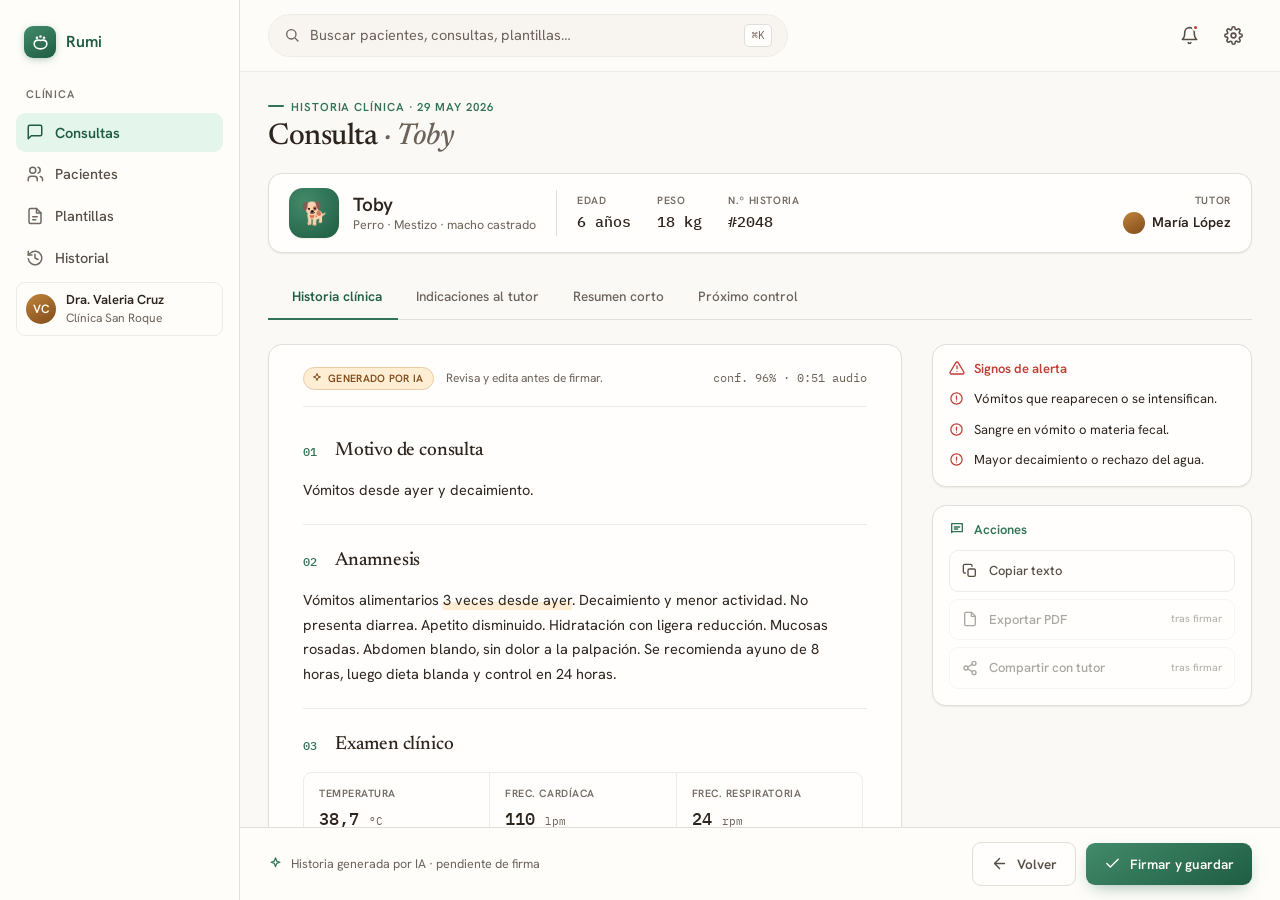
<file: prototipos/demo/historia-clinica.html>
<!doctype html>
<html lang="es">
<head>
<meta charset="utf-8" />
<meta name="viewport" content="width=device-width, initial-scale=1" />
<title>Rumi · Consulta · Toby</title>
<link rel="stylesheet" href="app.css" />
<link rel="icon" href="data:image/svg+xml,<svg xmlns='http://www.w3.org/2000/svg' viewBox='0 0 100 100'><text y='.9em' font-size='90'>🐾</text></svg>" />
</head>
<body>
<div class="app">

  <!-- Sidebar -->
  <aside class="sidebar">
    <a class="brand" href="index.html">
      <div class="brand-mark">
        <svg viewBox="0 0 24 24" fill="none" stroke="white" stroke-width="2" stroke-linecap="round" stroke-linejoin="round">
          <path d="M4 14c0-3 2-5 5-5 1.5 0 2 .5 3 .5s1.5-.5 3-.5c3 0 5 2 5 5 0 4-4 6-8 6s-8-2-8-6Z"/>
          <circle cx="7.5" cy="6" r="1.6" fill="white" stroke="none"/><circle cx="12" cy="4.5" r="1.6" fill="white" stroke="none"/><circle cx="16.5" cy="6" r="1.6" fill="white" stroke="none"/>
        </svg>
      </div>
      <div class="brand-name"><b>Rumi</b></div>
    </a>

    <nav class="nav">
      <div class="nav-label">Clínica</div>
      <a class="nav-item active" href="nueva-consulta.html">
        <svg viewBox="0 0 24 24" fill="none" stroke="currentColor" stroke-width="2" stroke-linecap="round" stroke-linejoin="round"><path d="M21 15a2 2 0 0 1-2 2H7l-4 4V5a2 2 0 0 1 2-2h14a2 2 0 0 1 2 2z"/></svg>
        Consultas
      </a>
      <a class="nav-item" href="#">
        <svg viewBox="0 0 24 24" fill="none" stroke="currentColor" stroke-width="2" stroke-linecap="round" stroke-linejoin="round"><circle cx="9" cy="7" r="4"/><path d="M3 21v-2a4 4 0 0 1 4-4h4a4 4 0 0 1 4 4v2M16 3.1a4 4 0 0 1 0 7.7M22 21v-2a4 4 0 0 0-3-3.8"/></svg>
        Pacientes
      </a>
      <a class="nav-item" href="#">
        <svg viewBox="0 0 24 24" fill="none" stroke="currentColor" stroke-width="2" stroke-linecap="round" stroke-linejoin="round"><path d="M14 2H6a2 2 0 0 0-2 2v16a2 2 0 0 0 2 2h12a2 2 0 0 0 2-2V8z"/><path d="M14 2v6h6M9 13h6M9 17h4"/></svg>
        Plantillas
      </a>
      <a class="nav-item" href="#">
        <svg viewBox="0 0 24 24" fill="none" stroke="currentColor" stroke-width="2" stroke-linecap="round" stroke-linejoin="round"><path d="M3 3v5h5"/><path d="M3.05 13A9 9 0 1 0 6 5.3L3 8"/><path d="M12 7v5l4 2"/></svg>
        Historial
      </a>
      <div class="nav-spacer"></div>
      <div class="vet-card">
        <div class="av">VC</div>
        <div class="who"><b>Dra. Valeria Cruz</b><span>Clínica San Roque</span></div>
      </div>
    </aside>

  <!-- Main -->
  <div class="main">
    <header class="topbar">
      <label class="search">
        <svg viewBox="0 0 24 24" fill="none" stroke="currentColor" stroke-width="2" stroke-linecap="round"><circle cx="11" cy="11" r="7"/><path d="m21 21-4.3-4.3"/></svg>
        <input placeholder="Buscar pacientes, consultas, plantillas…" />
        <kbd>⌘K</kbd>
      </label>
      <div class="topbar-actions">
        <button class="icon-btn"><span class="dot"></span><svg viewBox="0 0 24 24" fill="none" stroke="currentColor" stroke-width="2" stroke-linecap="round" stroke-linejoin="round"><path d="M6 8a6 6 0 0 1 12 0c0 7 3 9 3 9H3s3-2 3-9M10.3 21a1.94 1.94 0 0 0 3.4 0"/></svg></button>
        <button class="icon-btn"><svg viewBox="0 0 24 24" fill="none" stroke="currentColor" stroke-width="2" stroke-linecap="round" stroke-linejoin="round"><circle cx="12" cy="12" r="3"/><path d="M19.4 15a1.65 1.65 0 0 0 .33 1.82l.06.06a2 2 0 1 1-2.83 2.83l-.06-.06a1.65 1.65 0 0 0-1.82-.33 1.65 1.65 0 0 0-1 1.51V21a2 2 0 0 1-4 0v-.09A1.65 1.65 0 0 0 9 19.4a1.65 1.65 0 0 0-1.82.33l-.06.06a2 2 0 1 1-2.83-2.83l.06-.06a1.65 1.65 0 0 0 .33-1.82 1.65 1.65 0 0 0-1.51-1H3a2 2 0 0 1 0-4h.09A1.65 1.65 0 0 0 4.6 9a1.65 1.65 0 0 0-.33-1.82l-.06-.06a2 2 0 1 1 2.83-2.83l.06.06a1.65 1.65 0 0 0 1.82.33H9a1.65 1.65 0 0 0 1-1.51V3a2 2 0 0 1 4 0v.09a1.65 1.65 0 0 0 1 1.51 1.65 1.65 0 0 0 1.82-.33l.06-.06a2 2 0 1 1 2.83 2.83l-.06.06a1.65 1.65 0 0 0-.33 1.82V9a1.65 1.65 0 0 0 1.51 1H21a2 2 0 0 1 0 4h-.09a1.65 1.65 0 0 0-1.51 1Z"/></svg></button>
      </div>
    </header>

    <div class="scroll">
      <div class="page">

        <div class="page-head">
          <div>
            <div class="eyebrow">Historia clínica · 29 may 2026</div>
            <h1 class="page-title">Consulta <span class="light">· Toby</span></h1>
          </div>
        </div>

        <!-- Patient strip -->
        <section class="patient">
          <div class="patient-id">
            <div class="patient-av">🐕</div>
            <div class="patient-name">
              <b>Toby</b>
              <span>Perro · Mestizo · macho castrado</span>
            </div>
          </div>
          <div class="patient-divider"></div>
          <div class="vitals">
            <div class="vital"><div class="k">Edad</div><div class="v">6 años</div></div>
            <div class="vital"><div class="k">Peso</div><div class="v">18 kg</div></div>
            <div class="vital"><div class="k">N.º historia</div><div class="v">#2048</div></div>
          </div>
          <div class="tutor">
            <div class="k">Tutor</div>
            <div class="v">María López</div>
          </div>
        </section>

        <!-- Tabs -->
        <nav class="tabs">
          <button class="tab active" data-tab="historia">
            <svg viewBox="0 0 24 24" fill="none" stroke="currentColor" stroke-width="2" stroke-linecap="round" stroke-linejoin="round"><path d="M14 2H6a2 2 0 0 0-2 2v16a2 2 0 0 0 2 2h12a2 2 0 0 0 2-2V8z"/><path d="M14 2v6h6"/></svg>
            Historia clínica
          </button>
          <button class="tab" data-tab="indicaciones">Indicaciones al tutor</button>
          <button class="tab" data-tab="resumen">Resumen corto</button>
          <button class="tab" data-tab="control">Próximo control</button>
        </nav>

        <!-- PANE: Historia clínica -->
        <div class="tabpane active" data-pane="historia">
          <h2 class="sr-only">Historia clínica de Toby</h2>
          <div class="doc-grid">
            <article class="document" id="clinicalDoc">
              <div class="doc-banner" id="docBanner">
                <span class="ai-badge"><svg viewBox="0 0 24 24" fill="none" stroke="currentColor" stroke-width="2"><path d="m12 3 1.9 5.1L19 10l-5.1 1.9L12 17l-1.9-5.1L5 10l5.1-1.9z"/></svg> Generado por IA</span>
                Revisa y edita antes de firmar.
                <span class="meta">conf. 96% · 0:51 audio</span>
              </div>

              <section class="section">
                <div class="section-head">
                  <span class="num">01</span>
                  <h3>Motivo de consulta</h3>
                  <button class="edit"><svg viewBox="0 0 24 24" fill="none" stroke="currentColor" stroke-width="2" stroke-linecap="round" stroke-linejoin="round"><path d="M18.5 2.5a2.1 2.1 0 0 1 3 3L12 15l-4 1 1-4z"/></svg> Editar</button>
                </div>
                <p>Vómitos desde ayer y decaimiento.</p>
              </section>

              <section class="section">
                <div class="section-head">
                  <span class="num">02</span>
                  <h3>Anamnesis</h3>
                  <button class="edit"><svg viewBox="0 0 24 24" fill="none" stroke="currentColor" stroke-width="2" stroke-linecap="round" stroke-linejoin="round"><path d="M18.5 2.5a2.1 2.1 0 0 1 3 3L12 15l-4 1 1-4z"/></svg> Editar</button>
                </div>
                <p>Vómitos alimentarios <span class="ai-mark">3 veces desde ayer</span>. Decaimiento y menor actividad. No presenta diarrea. Apetito disminuido. Hidratación con ligera reducción. Mucosas rosadas. Abdomen blando, sin dolor a la palpación. Se recomienda ayuno de 8 horas, luego dieta blanda y control en 24 horas.</p>
              </section>

              <section class="section">
                <div class="section-head">
                  <span class="num">03</span>
                  <h3>Examen clínico</h3>
                  <button class="edit"><svg viewBox="0 0 24 24" fill="none" stroke="currentColor" stroke-width="2" stroke-linecap="round" stroke-linejoin="round"><path d="M18.5 2.5a2.1 2.1 0 0 1 3 3L12 15l-4 1 1-4z"/></svg> Editar</button>
                </div>
                <div class="vitalgrid">
                  <div class="cell"><div class="k">Temperatura</div><div class="v">38,7 <small>°C</small></div></div>
                  <div class="cell"><div class="k">Frec. cardíaca</div><div class="v">110 <small>lpm</small></div></div>
                  <div class="cell"><div class="k">Frec. respiratoria</div><div class="v">24 <small>rpm</small></div></div>
                  <div class="cell"><div class="k">Mucosas</div><div class="v">Rosadas</div></div>
                  <div class="cell"><div class="k">TLC</div><div class="v">1,5 <small>s</small></div></div>
                  <div class="cell"><div class="k">Hidratación</div><div class="v">−5 <small>% (leve)</small></div></div>
                </div>
              </section>

              <section class="section low-conf">
                <div class="section-head">
                  <span class="num">04</span>
                  <h3>Evaluación</h3>
                  <span class="conf-chip"><svg viewBox="0 0 24 24" fill="none" stroke="currentColor" stroke-width="2" stroke-linecap="round" stroke-linejoin="round"><path d="M12 9v4M12 17h.01"/><circle cx="12" cy="12" r="9"/></svg> conf. 74% · verificar</span>
                  <button class="edit"><svg viewBox="0 0 24 24" fill="none" stroke="currentColor" stroke-width="2" stroke-linecap="round" stroke-linejoin="round"><path d="M18.5 2.5a2.1 2.1 0 0 1 3 3L12 15l-4 1 1-4z"/></svg> Editar</button>
                </div>
                <div class="dx dx-warn">
                  <svg viewBox="0 0 24 24" fill="none" stroke="currentColor" stroke-width="2" stroke-linecap="round" stroke-linejoin="round"><path d="M9 11 12 14 22 4M21 12v7a2 2 0 0 1-2 2H5a2 2 0 0 1-2-2V5a2 2 0 0 1 2-2h11"/></svg>
                  Gastroenteritis leve probable
                  <span class="tag">no complicada</span>
                </div>
              </section>

              <section class="section">
                <div class="section-head">
                  <span class="num">05</span>
                  <h3>Plan</h3>
                  <button class="edit"><svg viewBox="0 0 24 24" fill="none" stroke="currentColor" stroke-width="2" stroke-linecap="round" stroke-linejoin="round"><path d="M18.5 2.5a2.1 2.1 0 0 1 3 3L12 15l-4 1 1-4z"/></svg> Editar</button>
                </div>
                <ul class="doc-list">
                  <li>Ayuno de 8 horas.</li>
                  <li>Dieta blanda: pollo cocido desmenuzado con arroz, en pequeñas porciones.</li>
                  <li>Agua en poca cantidad y de forma frecuente.</li>
                  <li>Probiótico durante 3 días.</li>
                  <li>Control en 24 horas si vomita o empeora.</li>
                </ul>
              </section>
            </article>

            <!-- Rail -->
            <aside class="rail">
              <div class="rail-card alert-card">
                <div class="rc-head">
                  <svg viewBox="0 0 24 24" fill="none" stroke="currentColor" stroke-width="2" stroke-linecap="round" stroke-linejoin="round"><path d="M10.3 3.9 1.8 18a2 2 0 0 0 1.7 3h17a2 2 0 0 0 1.7-3L13.7 3.9a2 2 0 0 0-3.4 0Z"/><path d="M12 9v4M12 17h.01"/></svg>
                  <h4>Signos de alerta</h4>
                </div>
                <div class="rc-body">
                  <ul class="alerts">
                    <li><svg viewBox="0 0 24 24" fill="none" stroke="currentColor" stroke-width="2"><circle cx="12" cy="12" r="9"/><path d="M12 8v5M12 16h.01" stroke-linecap="round"/></svg> Vómitos que reaparecen o se intensifican.</li>
                    <li><svg viewBox="0 0 24 24" fill="none" stroke="currentColor" stroke-width="2"><circle cx="12" cy="12" r="9"/><path d="M12 8v5M12 16h.01" stroke-linecap="round"/></svg> Sangre en vómito o materia fecal.</li>
                    <li><svg viewBox="0 0 24 24" fill="none" stroke="currentColor" stroke-width="2"><circle cx="12" cy="12" r="9"/><path d="M12 8v5M12 16h.01" stroke-linecap="round"/></svg> Mayor decaimiento o rechazo del agua.</li>
                  </ul>
                </div>
              </div>

              <div class="rail-card">
                <div class="rc-head" style="color:var(--pine)">
                  <svg viewBox="0 0 24 24" fill="none" stroke="currentColor" stroke-width="2" stroke-linecap="round" stroke-linejoin="round"><path d="M4 4h16v12H5.2L4 17.2z"/><path d="M8 9h8M8 12h5"/></svg>
                  <h4>Acciones</h4>
                </div>
                <div class="rc-body">
                  <div class="act-list">
                    <button class="act"><svg viewBox="0 0 24 24" fill="none" stroke="currentColor" stroke-width="2" stroke-linecap="round" stroke-linejoin="round"><rect x="9" y="9" width="11" height="11" rx="2"/><path d="M5 15H4a2 2 0 0 1-2-2V4a2 2 0 0 1 2-2h9a2 2 0 0 1 2 2v1"/></svg> Copiar texto</button>
                    <button class="act" data-gated aria-disabled="true"><svg viewBox="0 0 24 24" fill="none" stroke="currentColor" stroke-width="2" stroke-linecap="round" stroke-linejoin="round"><path d="M14 2H6a2 2 0 0 0-2 2v16a2 2 0 0 0 2 2h12a2 2 0 0 0 2-2V8z"/><path d="M14 2v6h6"/></svg> Exportar PDF <span class="lock-note">tras firmar</span></button>
                    <button class="act" data-gated aria-disabled="true"><svg viewBox="0 0 24 24" fill="none" stroke="currentColor" stroke-width="2" stroke-linecap="round" stroke-linejoin="round"><circle cx="18" cy="5" r="3"/><circle cx="6" cy="12" r="3"/><circle cx="18" cy="19" r="3"/><path d="m8.6 13.5 6.8 4M15.4 6.5l-6.8 4"/></svg> Compartir con tutor <span class="lock-note">tras firmar</span></button>
                  </div>
                </div>
              </div>
            </aside>
          </div>
        </div>

        <!-- PANE: Indicaciones al tutor -->
        <div class="tabpane" data-pane="indicaciones">
          <h2 class="sr-only">Indicaciones al tutor</h2>
          <div class="doc-grid">
            <article class="document">
              <div class="doc-banner">
                <span class="ai-badge"><svg viewBox="0 0 24 24" fill="none" stroke="currentColor" stroke-width="2"><path d="m12 3 1.9 5.1L19 10l-5.1 1.9L12 17l-1.9-5.1L5 10l5.1-1.9z"/></svg> Reescrito para el tutor</span>
                Lenguaje simple, sin tecnicismos.
                <span class="meta">para María López</span>
              </div>
              <section class="section">
                <div class="section-head"><span class="num">♥</span><h3>Cómo cuidar a Toby en casa</h3></div>
                <p>Toby tiene una <strong>irritación leve del estómago</strong>. Con cuidados en casa debería mejorar en uno o dos días.</p>
              </section>
              <section class="section">
                <div class="section-head"><span class="num">01</span><h3>Hoy</h3></div>
                <ul class="doc-list">
                  <li>No le des comida durante las próximas <strong>8 horas</strong>. Deja que el estómago descanse.</li>
                  <li>Ofrécele agua en <strong>poca cantidad, varias veces al día</strong>, para que no se deshidrate.</li>
                </ul>
              </section>
              <section class="section">
                <div class="section-head"><span class="num">02</span><h3>Después del ayuno</h3></div>
                <ul class="doc-list">
                  <li>Comienza con <strong>dieta blanda</strong>: pollo cocido sin sal, desmenuzado, con un poco de arroz.</li>
                  <li>Dale porciones pequeñas y frecuentes, no todo de una vez.</li>
                  <li>Suma el <strong>probiótico</strong> que te indicamos durante 3 días.</li>
                </ul>
              </section>
              <section class="section">
                <div class="section-head"><span class="num">03</span><h3>Cuándo llamarnos</h3></div>
                <p>Si Toby <span class="ai-mark">vuelve a vomitar, ves sangre, o lo notas más decaído</span>, comunícate con la clínica. Estamos para ayudarte.</p>
              </section>
            </article>
            <aside class="rail">
              <div class="rail-card tutor-note">
                <div class="rc-head">
                  <svg viewBox="0 0 24 24" fill="none" stroke="currentColor" stroke-width="2" stroke-linecap="round" stroke-linejoin="round"><path d="M21 15a2 2 0 0 1-2 2H7l-4 4V5a2 2 0 0 1 2-2h14a2 2 0 0 1 2 2z"/></svg>
                  <h4>Vista previa del mensaje</h4>
                </div>
                <div class="rc-body">
                  <p>“Hola María 👋 Te dejo las indicaciones para Toby tras la consulta de hoy. Ante cualquier duda, escribinos.”</p>
                </div>
              </div>
              <div class="rail-card">
                <div class="rc-head" style="color:var(--pine)">
                  <svg viewBox="0 0 24 24" fill="none" stroke="currentColor" stroke-width="2" stroke-linecap="round" stroke-linejoin="round"><circle cx="18" cy="5" r="3"/><circle cx="6" cy="12" r="3"/><circle cx="18" cy="19" r="3"/><path d="m8.6 13.5 6.8 4M15.4 6.5l-6.8 4"/></svg>
                  <h4>Enviar por</h4>
                </div>
                <div class="rc-body">
                  <div class="act-list">
                    <button class="act" data-send="WhatsApp"><svg viewBox="0 0 24 24" fill="none" stroke="currentColor" stroke-width="2" stroke-linecap="round" stroke-linejoin="round"><path d="M21 11.5a8.4 8.4 0 0 1-12 7.6L3 21l1.9-6A8.5 8.5 0 1 1 21 11.5Z"/></svg> <span class="lbl">WhatsApp</span></button>
                    <button class="act" data-send="Correo"><svg viewBox="0 0 24 24" fill="none" stroke="currentColor" stroke-width="2" stroke-linecap="round" stroke-linejoin="round"><rect x="2" y="4" width="20" height="16" rx="2"/><path d="m2 6 10 7 10-7"/></svg> <span class="lbl">Correo</span></button>
                    <button class="act" data-send="PDF impreso"><svg viewBox="0 0 24 24" fill="none" stroke="currentColor" stroke-width="2" stroke-linecap="round" stroke-linejoin="round"><path d="M14 2H6a2 2 0 0 0-2 2v16a2 2 0 0 0 2 2h12a2 2 0 0 0 2-2V8z"/><path d="M14 2v6h6"/></svg> <span class="lbl">PDF impreso</span></button>
                  </div>
                </div>
              </div>
            </aside>
          </div>
        </div>

        <!-- PANE: Resumen corto -->
        <div class="tabpane" data-pane="resumen">
          <h2 class="sr-only">Resumen corto</h2>
          <div class="summary-box">
            <div class="label">Resumen para la ficha</div>
            <p>Canino de 6 años con <span class="ai-mark">vómitos alimentarios y decaimiento de 24 h</span>. Examen sin dolor abdominal, deshidratación leve (5%). Dx: gastroenteritis leve no complicada. Plan: ayuno, dieta blanda, probiótico y control en 24 h.</p>
            <div class="copy-row">
              <button class="btn btn-ghost"><svg viewBox="0 0 24 24" fill="none" stroke="currentColor" stroke-width="2" stroke-linecap="round" stroke-linejoin="round"><rect x="9" y="9" width="11" height="11" rx="2"/><path d="M5 15H4a2 2 0 0 1-2-2V4a2 2 0 0 1 2-2h9a2 2 0 0 1 2 2v1"/></svg> Copiar resumen</button>
              <button class="btn btn-ghost"><svg viewBox="0 0 24 24" fill="none" stroke="currentColor" stroke-width="2"><path d="m12 3 1.9 5.1L19 10l-5.1 1.9L12 17l-1.9-5.1L5 10l5.1-1.9z"/></svg> Regenerar más corto</button>
            </div>
          </div>
        </div>

        <!-- PANE: Próximo control -->
        <div class="tabpane" data-pane="control">
          <h2 class="sr-only">Próximo control</h2>
          <div class="control">
            <div class="control-date">
              <div class="when">en 24 horas</div>
              <div class="big">30</div>
              <div class="mo">mayo · 18:00</div>
              <button class="btn btn-primary" style="margin-top:18px;width:100%;justify-content:center">
                <svg viewBox="0 0 24 24" fill="none" stroke="currentColor" stroke-width="2" stroke-linecap="round" stroke-linejoin="round"><rect x="3" y="4" width="18" height="18" rx="2"/><path d="M16 2v4M8 2v4M3 10h18"/></svg>
                Agendar control
              </button>
            </div>
            <div>
              <div class="label" style="font-size:11.5px;font-weight:600;letter-spacing:.05em;text-transform:uppercase;color:var(--ink-ghost);margin-bottom:14px">A verificar en el control</div>
              <ul class="check-list">
                <li class="done"><span class="box"><svg viewBox="0 0 24 24" fill="none" stroke="currentColor" stroke-width="3" stroke-linecap="round" stroke-linejoin="round"><path d="M20 6 9 17l-5-5"/></svg></span><span>¿Cesaron los vómitos?</span></li>
                <li><span class="box"><svg viewBox="0 0 24 24" fill="none" stroke="currentColor" stroke-width="3" stroke-linecap="round" stroke-linejoin="round"><path d="M20 6 9 17l-5-5"/></svg></span><span>Tolerancia a la dieta blanda</span></li>
                <li><span class="box"><svg viewBox="0 0 24 24" fill="none" stroke="currentColor" stroke-width="3" stroke-linecap="round" stroke-linejoin="round"><path d="M20 6 9 17l-5-5"/></svg></span><span>Reevaluar estado de hidratación</span></li>
                <li><span class="box"><svg viewBox="0 0 24 24" fill="none" stroke="currentColor" stroke-width="3" stroke-linecap="round" stroke-linejoin="round"><path d="M20 6 9 17l-5-5"/></svg></span><span>Nivel de actividad y ánimo</span></li>
                <li><span class="box"><svg viewBox="0 0 24 24" fill="none" stroke="currentColor" stroke-width="3" stroke-linecap="round" stroke-linejoin="round"><path d="M20 6 9 17l-5-5"/></svg></span><span>Control de peso (base: 18 kg)</span></li>
              </ul>
            </div>
          </div>
        </div>
      </div>
      </div>

      <!-- Action bar (always visible, outside the scroll area) -->
      <div class="actionbar" id="actionbar" data-sign-bar>
        <div class="status" id="signStatus" role="status" aria-live="polite">
          <svg viewBox="0 0 24 24" fill="none" stroke="currentColor" stroke-width="2" stroke-linecap="round" stroke-linejoin="round"><path d="m12 3 1.9 5.1L19 10l-5.1 1.9L12 17l-1.9-5.1L5 10l5.1-1.9z"/></svg>
          <span>Historia generada por IA · pendiente de firma</span>
        </div>
        <div class="grp" id="signGrp">
          <a class="btn btn-ghost" href="nueva-consulta.html">
            <svg viewBox="0 0 24 24" fill="none" stroke="currentColor" stroke-width="2" stroke-linecap="round" stroke-linejoin="round"><path d="M19 12H5M12 19l-7-7 7-7"/></svg>
            Volver
          </a>
          <button class="btn btn-primary" id="signBtn">
            <svg viewBox="0 0 24 24" fill="none" stroke="currentColor" stroke-width="2" stroke-linecap="round" stroke-linejoin="round"><path d="M20 6 9 17l-5-5"/></svg>
            Firmar y guardar
          </button>
        </div>
      </div>
  </div>
</div>
<div class="toast" id="toast" role="status" aria-live="polite"></div>
<script src="app.js"></script>
</body>
</html>
</file>
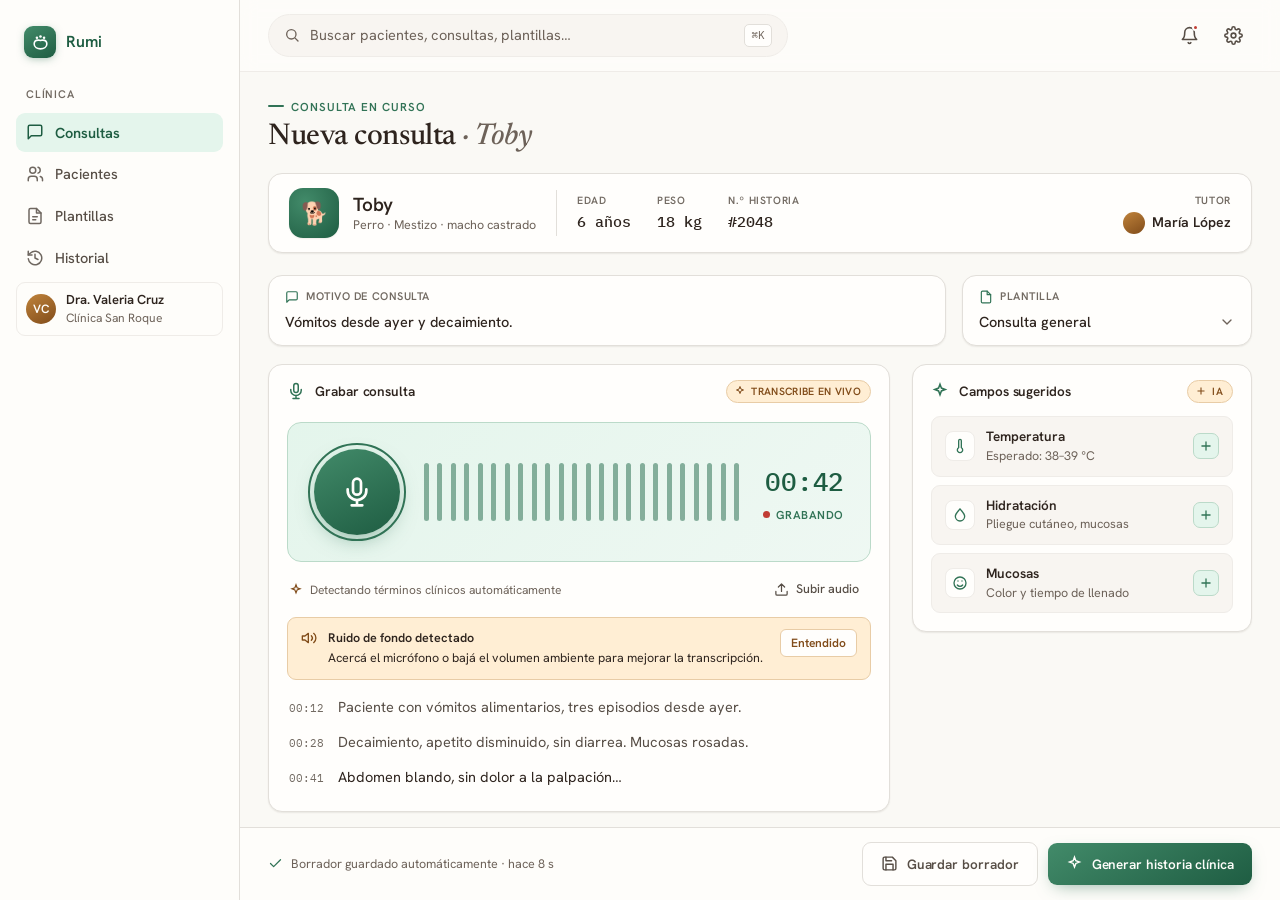
<file: prototipos/demo/nueva-consulta.html>
<!doctype html>
<html lang="es">
<head>
<meta charset="utf-8" />
<meta name="viewport" content="width=device-width, initial-scale=1" />
<title>Rumi · Nueva consulta</title>
<link rel="stylesheet" href="app.css" />
<link rel="icon" href="data:image/svg+xml,<svg xmlns='http://www.w3.org/2000/svg' viewBox='0 0 100 100'><text y='.9em' font-size='90'>🐾</text></svg>" />
</head>
<body>
<div class="app">

  <!-- Sidebar -->
  <aside class="sidebar">
    <a class="brand" href="index.html">
      <div class="brand-mark">
        <svg viewBox="0 0 24 24" fill="none" stroke="white" stroke-width="2" stroke-linecap="round" stroke-linejoin="round">
          <path d="M4 14c0-3 2-5 5-5 1.5 0 2 .5 3 .5s1.5-.5 3-.5c3 0 5 2 5 5 0 4-4 6-8 6s-8-2-8-6Z"/>
          <circle cx="7.5" cy="6" r="1.6" fill="white" stroke="none"/><circle cx="12" cy="4.5" r="1.6" fill="white" stroke="none"/><circle cx="16.5" cy="6" r="1.6" fill="white" stroke="none"/>
        </svg>
      </div>
      <div class="brand-name"><b>Rumi</b></div>
    </a>

    <nav class="nav">
      <div class="nav-label">Clínica</div>
      <a class="nav-item active" href="nueva-consulta.html">
        <svg viewBox="0 0 24 24" fill="none" stroke="currentColor" stroke-width="2" stroke-linecap="round" stroke-linejoin="round"><path d="M21 15a2 2 0 0 1-2 2H7l-4 4V5a2 2 0 0 1 2-2h14a2 2 0 0 1 2 2z"/></svg>
        Consultas
      </a>
      <a class="nav-item" href="#">
        <svg viewBox="0 0 24 24" fill="none" stroke="currentColor" stroke-width="2" stroke-linecap="round" stroke-linejoin="round"><circle cx="9" cy="7" r="4"/><path d="M3 21v-2a4 4 0 0 1 4-4h4a4 4 0 0 1 4 4v2M16 3.1a4 4 0 0 1 0 7.7M22 21v-2a4 4 0 0 0-3-3.8"/></svg>
        Pacientes
      </a>
      <a class="nav-item" href="#">
        <svg viewBox="0 0 24 24" fill="none" stroke="currentColor" stroke-width="2" stroke-linecap="round" stroke-linejoin="round"><path d="M14 2H6a2 2 0 0 0-2 2v16a2 2 0 0 0 2 2h12a2 2 0 0 0 2-2V8z"/><path d="M14 2v6h6M9 13h6M9 17h4"/></svg>
        Plantillas
      </a>
      <a class="nav-item" href="#">
        <svg viewBox="0 0 24 24" fill="none" stroke="currentColor" stroke-width="2" stroke-linecap="round" stroke-linejoin="round"><path d="M3 3v5h5"/><path d="M3.05 13A9 9 0 1 0 6 5.3L3 8"/><path d="M12 7v5l4 2"/></svg>
        Historial
      </a>
      <div class="nav-spacer"></div>
      <div class="vet-card">
        <div class="av">VC</div>
        <div class="who"><b>Dra. Valeria Cruz</b><span>Clínica San Roque</span></div>
      </div>
    </aside>

  <!-- Main -->
  <div class="main">
    <header class="topbar">
      <label class="search">
        <svg viewBox="0 0 24 24" fill="none" stroke="currentColor" stroke-width="2" stroke-linecap="round"><circle cx="11" cy="11" r="7"/><path d="m21 21-4.3-4.3"/></svg>
        <input placeholder="Buscar pacientes, consultas, plantillas…" />
        <kbd>⌘K</kbd>
      </label>
      <div class="topbar-actions">
        <button class="icon-btn"><span class="dot"></span><svg viewBox="0 0 24 24" fill="none" stroke="currentColor" stroke-width="2" stroke-linecap="round" stroke-linejoin="round"><path d="M6 8a6 6 0 0 1 12 0c0 7 3 9 3 9H3s3-2 3-9M10.3 21a1.94 1.94 0 0 0 3.4 0"/></svg></button>
        <button class="icon-btn"><svg viewBox="0 0 24 24" fill="none" stroke="currentColor" stroke-width="2" stroke-linecap="round" stroke-linejoin="round"><circle cx="12" cy="12" r="3"/><path d="M19.4 15a1.65 1.65 0 0 0 .33 1.82l.06.06a2 2 0 1 1-2.83 2.83l-.06-.06a1.65 1.65 0 0 0-1.82-.33 1.65 1.65 0 0 0-1 1.51V21a2 2 0 0 1-4 0v-.09A1.65 1.65 0 0 0 9 19.4a1.65 1.65 0 0 0-1.82.33l-.06.06a2 2 0 1 1-2.83-2.83l.06-.06a1.65 1.65 0 0 0 .33-1.82 1.65 1.65 0 0 0-1.51-1H3a2 2 0 0 1 0-4h.09A1.65 1.65 0 0 0 4.6 9a1.65 1.65 0 0 0-.33-1.82l-.06-.06a2 2 0 1 1 2.83-2.83l.06.06a1.65 1.65 0 0 0 1.82.33H9a1.65 1.65 0 0 0 1-1.51V3a2 2 0 0 1 4 0v.09a1.65 1.65 0 0 0 1 1.51 1.65 1.65 0 0 0 1.82-.33l.06-.06a2 2 0 1 1 2.83 2.83l-.06.06a1.65 1.65 0 0 0-.33 1.82V9a1.65 1.65 0 0 0 1.51 1H21a2 2 0 0 1 0 4h-.09a1.65 1.65 0 0 0-1.51 1Z"/></svg></button>
      </div>
    </header>

    <div class="scroll">
      <div class="page">

        <div class="page-head">
          <div>
            <div class="eyebrow">Consulta en curso</div>
            <h1 class="page-title">Nueva consulta <span class="light">· Toby</span></h1>
          </div>
        </div>

        <!-- Patient strip -->
        <section class="patient">
          <div class="patient-id">
            <div class="patient-av">🐕</div>
            <div class="patient-name">
              <b>Toby</b>
              <span>Perro · Mestizo · macho castrado</span>
            </div>
          </div>
          <div class="patient-divider"></div>
          <div class="vitals">
            <div class="vital"><div class="k">Edad</div><div class="v">6 años</div></div>
            <div class="vital"><div class="k">Peso</div><div class="v">18 kg</div></div>
            <div class="vital"><div class="k">N.º historia</div><div class="v">#2048</div></div>
          </div>
          <div class="tutor">
            <div class="k">Tutor</div>
            <div class="v">María López</div>
          </div>
        </section>

        <!-- Working grid -->
        <h2 class="sr-only">Captura de la consulta</h2>

        <!-- Intake strip: compact motivo + plantilla -->
        <div class="intake">
          <div class="field-card">
            <label for="motivo"><svg viewBox="0 0 24 24" fill="none" stroke="currentColor" stroke-width="2" stroke-linecap="round" stroke-linejoin="round"><path d="M21 15a2 2 0 0 1-2 2H7l-4 4V5a2 2 0 0 1 2-2h14a2 2 0 0 1 2 2z"/></svg> Motivo de consulta</label>
            <input id="motivo" value="Vómitos desde ayer y decaimiento." placeholder="¿Qué trae a Toby hoy?" />
          </div>
          <div class="field-card">
            <span class="lab"><svg viewBox="0 0 24 24" fill="none" stroke="currentColor" stroke-width="2" stroke-linecap="round" stroke-linejoin="round"><path d="M14 2H6a2 2 0 0 0-2 2v16a2 2 0 0 0 2 2h12a2 2 0 0 0 2-2V8z"/><path d="M14 2v6h6"/></svg> Plantilla</span>
            <div class="field-select">
              Consulta general
              <svg viewBox="0 0 24 24" fill="none" stroke="currentColor" stroke-width="2" stroke-linecap="round" stroke-linejoin="round"><path d="m6 9 6 6 6-6"/></svg>
            </div>
          </div>
        </div>

        <div class="work">
          <div class="col">

            <!-- Recorder (hero) -->
            <section class="panel" data-recorder>
              <div class="panel-head">
                <svg class="ico" viewBox="0 0 24 24" fill="none" stroke="currentColor" stroke-width="2" stroke-linecap="round" stroke-linejoin="round"><path d="M12 2a3 3 0 0 0-3 3v6a3 3 0 0 0 6 0V5a3 3 0 0 0-3-3Z"/><path d="M19 10v1a7 7 0 0 1-14 0v-1M12 18v4M8 22h8"/></svg>
                <h3>Grabar consulta</h3>
                <div class="right"><span class="ai-badge"><svg viewBox="0 0 24 24" fill="none" stroke="currentColor" stroke-width="2"><path d="m12 3 1.9 5.1L19 10l-5.1 1.9L12 17l-1.9-5.1L5 10l5.1-1.9z"/></svg> Transcribe en vivo</span></div>
              </div>
              <div class="recorder">
                <div class="recorder-stage">
                  <button class="rec-btn" aria-label="Pausar grabación">
                    <svg viewBox="0 0 24 24" fill="none" stroke="currentColor" stroke-width="2" stroke-linecap="round" stroke-linejoin="round"><path d="M12 2a3 3 0 0 0-3 3v6a3 3 0 0 0 6 0V5a3 3 0 0 0-3-3Z"/><path d="M19 10v1a7 7 0 0 1-14 0v-1M12 18v4M8 22h8"/></svg>
                  </button>
                  <div class="wave">
                    <span style="animation-delay:-.0s"></span><span style="animation-delay:-.7s"></span><span style="animation-delay:-.2s"></span><span style="animation-delay:-.9s"></span><span style="animation-delay:-.4s"></span><span style="animation-delay:-1.1s"></span><span style="animation-delay:-.15s"></span><span style="animation-delay:-.6s"></span><span style="animation-delay:-.3s"></span><span style="animation-delay:-.95s"></span><span style="animation-delay:-.5s"></span><span style="animation-delay:-1.0s"></span><span style="animation-delay:-.25s"></span><span style="animation-delay:-.8s"></span><span style="animation-delay:-.45s"></span><span style="animation-delay:-.1s"></span><span style="animation-delay:-.65s"></span><span style="animation-delay:-.35s"></span><span style="animation-delay:-.85s"></span><span style="animation-delay:-.55s"></span><span style="animation-delay:-1.05s"></span><span style="animation-delay:-.05s"></span><span style="animation-delay:-.75s"></span><span style="animation-delay:-.4s"></span>
                  </div>
                  <div class="rec-meta">
                    <div class="rec-time">00:42</div>
                    <div class="rec-state"><span class="blink"></span> Grabando</div>
                  </div>
                </div>

                <div class="recorder-foot">
                  <div class="hint">
                    <svg viewBox="0 0 24 24" fill="none" stroke="currentColor" stroke-width="2"><path d="m12 3 1.9 5.1L19 10l-5.1 1.9L12 17l-1.9-5.1L5 10l5.1-1.9z"/></svg>
                    Detectando términos clínicos automáticamente
                  </div>
                  <button class="link-btn">
                    <svg viewBox="0 0 24 24" fill="none" stroke="currentColor" stroke-width="2" stroke-linecap="round" stroke-linejoin="round"><path d="M21 15v4a2 2 0 0 1-2 2H5a2 2 0 0 1-2-2v-4M17 8l-5-5-5 5M12 3v12"/></svg>
                    Subir audio
                  </button>
                </div>

                <div class="notice notice-warn" id="noiseNotice" role="status">
                  <svg viewBox="0 0 24 24" fill="none" stroke="currentColor" stroke-width="2" stroke-linecap="round" stroke-linejoin="round"><path d="M11 5 6 9H2v6h4l5 4zM15.5 8.5a5 5 0 0 1 0 7M19 5a9 9 0 0 1 0 14"/></svg>
                  <div class="x"><b>Ruido de fondo detectado</b>Acercá el micrófono o bajá el volumen ambiente para mejorar la transcripción.</div>
                  <button id="dismissNoise">Entendido</button>
                </div>

                <div class="transcript">
                  <div class="tline"><span class="t">00:12</span><span class="x">Paciente con vómitos alimentarios, tres episodios desde ayer.</span></div>
                  <div class="tline"><span class="t">00:28</span><span class="x">Decaimiento, apetito disminuido, sin diarrea. Mucosas rosadas.</span></div>
                  <div class="tline fresh"><span class="t">00:41</span><span class="x">Abdomen blando, sin dolor a la palpación…</span></div>
                </div>
              </div>
            </section>

            <!-- Free notes -->
            <section class="panel">
              <div class="panel-head">
                <svg class="ico" viewBox="0 0 24 24" fill="none" stroke="currentColor" stroke-width="2" stroke-linecap="round" stroke-linejoin="round"><path d="M11 4H4a2 2 0 0 0-2 2v14a2 2 0 0 0 2 2h14a2 2 0 0 0 2-2v-7"/><path d="M18.5 2.5a2.1 2.1 0 0 1 3 3L12 15l-4 1 1-4z"/></svg>
                <h3>Notas libres</h3>
                <div class="right"><span style="font-size:11.5px;color:var(--ink-faint)">Opcional</span></div>
              </div>
              <div class="panel-body">
                <textarea class="note" style="min-height:120px" placeholder="Anota aquí lo que no quieras dictar…">Paciente presenta vómitos alimentarios 3 veces desde ayer. Decaimiento y menor actividad. Hidratación con ligera reducción. Mucosas rosadas. Abdomen blando, sin dolor a la palpación. Se recomienda ayuno 8 horas, luego dieta blanda y control en 24 horas.</textarea>
              </div>
            </section>
          </div>

          <!-- Assist rail -->
          <div class="col assist">
            <section class="panel">
              <div class="panel-head">
                <svg class="ico" viewBox="0 0 24 24" fill="none" stroke="currentColor" stroke-width="2"><path d="m12 3 1.9 5.1L19 10l-5.1 1.9L12 17l-1.9-5.1L5 10l5.1-1.9z"/></svg>
                <h3>Campos sugeridos</h3>
                <div class="right"><span class="ai-badge"><svg viewBox="0 0 24 24" fill="none" stroke="currentColor" stroke-width="2.2"><path d="M5 12h14M12 5v14"/></svg> IA</span></div>
              </div>
              <div class="panel-body">
                <div class="suggest-list">
                  <div class="suggest">
                    <div class="s-ico"><svg viewBox="0 0 24 24" fill="none" stroke="currentColor" stroke-width="2" stroke-linecap="round" stroke-linejoin="round"><path d="M14 4v10.5a4 4 0 1 1-4 0V4a2 2 0 0 1 4 0Z"/></svg></div>
                    <div class="s-body"><b>Temperatura</b><span>Esperado: 38–39 °C</span></div>
                    <button class="s-add" aria-label="Agregar"><svg viewBox="0 0 24 24" fill="none" stroke="currentColor" stroke-width="2.2" stroke-linecap="round"><path d="M12 5v14M5 12h14"/></svg></button>
                  </div>
                  <div class="suggest">
                    <div class="s-ico"><svg viewBox="0 0 24 24" fill="none" stroke="currentColor" stroke-width="2" stroke-linecap="round" stroke-linejoin="round"><path d="M12 2.7C9 6.5 5 10 5 14a7 7 0 0 0 14 0c0-4-4-7.5-7-11.3Z"/></svg></div>
                    <div class="s-body"><b>Hidratación</b><span>Pliegue cutáneo, mucosas</span></div>
                    <button class="s-add" aria-label="Agregar"><svg viewBox="0 0 24 24" fill="none" stroke="currentColor" stroke-width="2.2" stroke-linecap="round"><path d="M12 5v14M5 12h14"/></svg></button>
                  </div>
                  <div class="suggest">
                    <div class="s-ico"><svg viewBox="0 0 24 24" fill="none" stroke="currentColor" stroke-width="2" stroke-linecap="round" stroke-linejoin="round"><circle cx="12" cy="12" r="9"/><path d="M8 15s1.5 2 4 2 4-2 4-2M9 9h.01M15 9h.01"/></svg></div>
                    <div class="s-body"><b>Mucosas</b><span>Color y tiempo de llenado</span></div>
                    <button class="s-add" aria-label="Agregar"><svg viewBox="0 0 24 24" fill="none" stroke="currentColor" stroke-width="2.2" stroke-linecap="round"><path d="M12 5v14M5 12h14"/></svg></button>
                  </div>
                </div>
              </div>
            </section>
          </div>
        </div>
      </div>
      </div>

      <!-- Action bar (always visible, outside the scroll area) -->
      <div class="actionbar">
        <div class="status" role="status" aria-live="polite">
          <svg viewBox="0 0 24 24" fill="none" stroke="currentColor" stroke-width="2" stroke-linecap="round" stroke-linejoin="round"><path d="M20 6 9 17l-5-5"/></svg>
          <span>Borrador guardado automáticamente · hace 8 s</span>
        </div>
        <div class="grp">
          <button class="btn btn-ghost">
            <svg viewBox="0 0 24 24" fill="none" stroke="currentColor" stroke-width="2" stroke-linecap="round" stroke-linejoin="round"><path d="M19 21H5a2 2 0 0 1-2-2V5a2 2 0 0 1 2-2h11l5 5v11a2 2 0 0 1-2 2Z"/><path d="M17 21v-8H7v8M7 3v5h8"/></svg>
            Guardar borrador
          </button>
          <a class="btn btn-primary" href="historia-clinica.html" data-generate>
            <svg class="spark" viewBox="0 0 24 24" fill="none" stroke="currentColor" stroke-width="2"><path d="m12 3 1.9 5.1L19 10l-5.1 1.9L12 17l-1.9-5.1L5 10l5.1-1.9z"/></svg>
            <span class="label">Generar historia clínica</span>
          </a>
        </div>
      </div>
  </div>
</div>
<script src="app.js"></script>
</body>
</html>
</file>
<file: prototipos/demo/app.css>
/* ============================================================
   Rumi — design system
   Register: product. Theme: warm light (bright clinic, glance-and-verify).
   Color strategy: Committed — warm paper + pine green, amber for AI moments.
   ============================================================ */

@import url('https://fonts.googleapis.com/css2?family=Newsreader:ital,opsz,wght@0,6..72,400;0,6..72,500;0,6..72,600;1,6..72,400&family=Hanken+Grotesk:wght@400;500;600;700;800&family=IBM+Plex+Mono:wght@400;500;600&display=swap');

:root {
  /* surfaces — warm paper, never pure white */
  --paper:       oklch(0.993 0.004 85);
  --surface:     oklch(0.981 0.005 84);
  --panel:       oklch(0.998 0.003 85);
  --panel-sunk:  oklch(0.972 0.006 83);

  /* ink — warm near-black, slightly brown. All pass WCAG AA on paper. */
  --ink:         oklch(0.27 0.018 56);
  --ink-soft:    oklch(0.43 0.018 60);  /* ~7:1  body secondary */
  --ink-faint:   oklch(0.505 0.02 62);  /* ~4.8:1 tertiary text */
  --ink-ghost:   oklch(0.53 0.016 66);  /* ~4.5:1 micro labels  */

  /* lines */
  --line:        oklch(0.905 0.008 80);
  --line-soft:   oklch(0.945 0.006 82);
  --line-strong: oklch(0.86 0.01 78);

  /* pine — primary identity */
  --pine:        oklch(0.505 0.083 162);
  --pine-deep:   oklch(0.43 0.078 162);
  --pine-bright: oklch(0.58 0.09 162);
  --pine-wash:   oklch(0.955 0.022 162);
  --pine-line:   oklch(0.86 0.04 162);

  /* amber — AI provenance, highlights */
  --amber:       oklch(0.66 0.115 68);
  --amber-text:  oklch(0.47 0.095 60);  /* darker: AA on amber-wash + white */
  --amber-wash:  oklch(0.955 0.038 78);
  --amber-line:  oklch(0.86 0.06 76);

  /* alert — clinical red */
  --alert:       oklch(0.55 0.17 28);
  --alert-wash:  oklch(0.957 0.03 32);
  --alert-line:  oklch(0.87 0.06 30);

  /* shadows — soft, warm-tinted, low */
  --shadow-sm: 0 1px 2px oklch(0.4 0.03 60 / 0.05), 0 1px 1px oklch(0.4 0.03 60 / 0.04);
  --shadow-md: 0 8px 26px -12px oklch(0.38 0.03 60 / 0.18), 0 2px 6px -3px oklch(0.38 0.03 60 / 0.08);
  --shadow-lg: 0 20px 50px -20px oklch(0.34 0.03 60 / 0.26);

  --r:    14px;
  --r-sm: 9px;
  --r-xs: 6px;
  --r-pill: 999px;

  --ease: cubic-bezier(0.22, 1, 0.36, 1);      /* ease-out-quint */
  --ease-soft: cubic-bezier(0.16, 1, 0.3, 1);

  --sidebar-w: 240px;
}

* { box-sizing: border-box; margin: 0; padding: 0; }

html { -webkit-text-size-adjust: 100%; }

body {
  font-family: 'Hanken Grotesk', system-ui, sans-serif;
  background: var(--surface);
  color: var(--ink);
  font-size: 14.5px;
  line-height: 1.5;
  -webkit-font-smoothing: antialiased;
  text-rendering: optimizeLegibility;
}

::selection { background: var(--pine-wash); color: var(--pine-deep); }

button, input, textarea, select { font: inherit; color: inherit; }
button { cursor: pointer; border: none; background: none; }
a { color: inherit; text-decoration: none; }

/* ============================================================
   App shell
   ============================================================ */
.app { display: grid; grid-template-columns: var(--sidebar-w) 1fr; height: 100vh; overflow: hidden; }

/* ---- Sidebar ---- */
.sidebar {
  background: var(--paper);
  border-right: 1px solid var(--line);
  display: flex;
  flex-direction: column;
  padding: 22px 16px;
  position: sticky;
  top: 0;
  height: 100vh;
}
.brand {
  display: flex; align-items: center; gap: 10px;
  padding: 4px 8px 22px;
}
.brand-mark {
  width: 32px; height: 32px; border-radius: 9px;
  background: linear-gradient(150deg, var(--pine-bright), var(--pine-deep));
  display: grid; place-items: center;
  box-shadow: 0 2px 8px -2px oklch(0.5 0.083 162 / 0.5);
  flex-shrink: 0;
}
.brand-mark svg { width: 19px; height: 19px; }
.brand-name { font-weight: 600; font-size: 16px; letter-spacing: -0.01em; }
.brand-name b { color: var(--pine-deep); font-weight: 600; }

.nav { display: flex; flex-direction: column; gap: 2px; margin-top: 6px; }
.nav-label {
  font-size: 11px; font-weight: 600; letter-spacing: 0.07em; text-transform: uppercase;
  color: var(--ink-ghost); padding: 0 10px 8px;
}
.nav-item {
  display: flex; align-items: center; gap: 11px;
  padding: 9px 10px; border-radius: var(--r-sm);
  color: var(--ink-soft); font-weight: 500;
  transition: background 0.18s var(--ease), color 0.18s var(--ease);
  position: relative;
}
.nav-item svg { width: 18px; height: 18px; opacity: 0.85; }
.nav-item:hover { background: var(--panel-sunk); color: var(--ink); }
.nav-item.active { background: var(--pine-wash); color: var(--pine-deep); font-weight: 600; }
.nav-item.active svg { opacity: 1; }
.nav-spacer { flex: 1; }

.vet-card {
  display: flex; align-items: center; gap: 10px;
  padding: 9px; border-radius: var(--r-sm);
  border: 1px solid var(--line-soft);
}
.vet-card img { width: 30px; height: 30px; border-radius: 50%; object-fit: cover; }
.vet-card .av {
  width: 30px; height: 30px; border-radius: 50%; flex-shrink: 0;
  background: linear-gradient(150deg, var(--amber), var(--amber-text));
  display: grid; place-items: center; color: var(--paper); font-weight: 600; font-size: 12px;
}
.vet-card .who { line-height: 1.25; min-width: 0; }
.vet-card .who b { font-size: 13px; font-weight: 600; display: block; }
.vet-card .who span { font-size: 12px; color: var(--ink-faint); }

/* ---- Main column ---- */
.main { display: flex; flex-direction: column; min-width: 0; min-height: 0; height: 100vh; }

.topbar {
  display: flex; align-items: center; gap: 16px;
  padding: 14px 28px;
  background: oklch(0.993 0.004 85 / 0.82);
  backdrop-filter: blur(8px);
  border-bottom: 1px solid var(--line-soft);
  position: sticky; top: 0; z-index: 20;
}
.search {
  flex: 1; max-width: 520px;
  display: flex; align-items: center; gap: 10px;
  background: var(--panel-sunk);
  border: 1px solid var(--line-soft);
  border-radius: var(--r-pill);
  padding: 9px 15px;
  color: var(--ink-faint);
  transition: border-color 0.18s var(--ease), background 0.18s;
}
.search:focus-within { border-color: var(--pine-line); background: var(--panel); }
.search svg { width: 16px; height: 16px; flex-shrink: 0; }
.search input { border: none; background: none; outline: none; flex: 1; color: var(--ink); }
.search input::placeholder { color: var(--ink-faint); }
.search kbd {
  font-family: 'IBM Plex Mono', monospace; font-size: 11px;
  background: var(--panel); border: 1px solid var(--line); border-radius: 5px;
  padding: 2px 6px; color: var(--ink-faint);
}
.topbar-actions { display: flex; align-items: center; gap: 6px; margin-left: auto; }
.icon-btn {
  width: 38px; height: 38px; border-radius: 50%;
  display: grid; place-items: center; color: var(--ink-soft);
  transition: background 0.18s var(--ease), color 0.18s;
  position: relative;
}
.icon-btn:hover { background: var(--panel-sunk); color: var(--ink); }
.icon-btn svg { width: 19px; height: 19px; }
.icon-btn .dot {
  position: absolute; top: 8px; right: 9px; width: 7px; height: 7px;
  border-radius: 50%; background: var(--alert); border: 2px solid var(--paper);
}

.scroll { flex: 1; min-height: 0; overflow-y: auto; }
.page { max-width: 1180px; margin: 0 auto; padding: 26px 28px 40px; }

/* ---- Page head ---- */
.page-head { display: flex; align-items: flex-end; justify-content: space-between; gap: 20px; margin-bottom: 20px; }
.eyebrow {
  font-size: 11.5px; font-weight: 600; letter-spacing: 0.08em; text-transform: uppercase;
  color: var(--pine); margin-bottom: 7px; display: flex; align-items: center; gap: 7px;
}
.eyebrow::before { content: ''; width: 16px; height: 1.5px; background: var(--pine); border-radius: 2px; }
.page-title { font-family: 'Newsreader', serif; font-size: 30px; font-weight: 500; letter-spacing: -0.015em; line-height: 1.05; }
.page-title .light { color: var(--ink-faint); font-style: italic; }

/* ============================================================
   Patient strip
   ============================================================ */
.patient {
  display: flex; align-items: center; gap: 20px;
  background: var(--panel);
  border: 1px solid var(--line);
  border-radius: var(--r);
  padding: 14px 20px;
  box-shadow: var(--shadow-sm);
  margin-bottom: 22px;
}
.patient-id { display: flex; align-items: center; gap: 14px; }
.patient-av {
  width: 50px; height: 50px; border-radius: 14px; flex-shrink: 0;
  background: radial-gradient(circle at 32% 28%, var(--pine-bright), var(--pine-deep));
  display: grid; place-items: center; color: var(--paper); font-size: 22px;
  box-shadow: var(--shadow-sm);
}
.patient-name { display: flex; flex-direction: column; line-height: 1.15; }
.patient-name b { font-size: 19px; font-weight: 600; letter-spacing: -0.01em; }
.patient-name span { font-size: 12.5px; color: var(--ink-faint); margin-top: 2px; }
.patient-divider { width: 1px; align-self: stretch; background: var(--line); margin: 2px 0; }
.vitals { display: flex; gap: 26px; }
.vital { display: flex; flex-direction: column; gap: 2px; }
.vital .k { font-size: 10.5px; font-weight: 600; letter-spacing: 0.06em; text-transform: uppercase; color: var(--ink-ghost); }
.vital .v { font-family: 'IBM Plex Mono', monospace; font-size: 15px; font-weight: 500; color: var(--ink); }
.patient .tutor { margin-left: auto; text-align: right; }
.patient .tutor .k { font-size: 10.5px; font-weight: 600; letter-spacing: 0.06em; text-transform: uppercase; color: var(--ink-ghost); }
.patient .tutor .v { font-size: 14px; font-weight: 600; display: flex; align-items: center; gap: 7px; justify-content: flex-end; margin-top: 3px; }
.patient .tutor .v::before { content: ''; width: 22px; height: 22px; border-radius: 50%; background: linear-gradient(150deg, var(--amber), var(--amber-text)); }

/* ============================================================
   Working grid + panels (no nested cards)
   ============================================================ */
.work { display: grid; grid-template-columns: 1fr 340px; gap: 22px; align-items: start; }
.col { display: flex; flex-direction: column; gap: 22px; min-width: 0; }

.panel {
  background: var(--panel);
  border: 1px solid var(--line);
  border-radius: var(--r);
  box-shadow: var(--shadow-sm);
}
.panel-head {
  display: flex; align-items: center; gap: 10px;
  padding: 15px 18px 13px;
}
.panel-head .ico { width: 18px; height: 18px; color: var(--pine); flex-shrink: 0; }
.panel-head h3 { font-size: 13.5px; font-weight: 600; letter-spacing: -0.005em; }
.panel-head .right { margin-left: auto; display: flex; align-items: center; gap: 8px; }
.panel-body { padding: 0 18px 18px; }

/* select / field */
.field-select {
  display: flex; align-items: center; justify-content: space-between;
  background: var(--panel-sunk); border: 1px solid var(--line-soft);
  border-radius: var(--r-sm); padding: 11px 14px; font-weight: 500;
  cursor: pointer; transition: border-color 0.18s var(--ease);
}
.field-select:hover { border-color: var(--line-strong); }
.field-select svg { width: 16px; height: 16px; color: var(--ink-faint); }

textarea.note {
  width: 100%; resize: vertical; min-height: 92px;
  background: var(--panel-sunk); border: 1px solid var(--line-soft);
  border-radius: var(--r-sm); padding: 13px 15px; line-height: 1.6;
  color: var(--ink); outline: none;
  transition: border-color 0.18s var(--ease), background 0.18s;
}
textarea.note:focus { border-color: var(--pine-line); background: var(--panel); }
textarea.note::placeholder { color: var(--ink-faint); }

/* ============================================================
   Intake strip — compact Motivo + Plantilla above the workspace
   ============================================================ */
.intake { display: grid; grid-template-columns: 1fr 290px; gap: 16px; margin-bottom: 18px; }
.field-card {
  background: var(--panel); border: 1px solid var(--line); border-radius: var(--r);
  box-shadow: var(--shadow-sm); padding: 12px 16px;
  display: flex; flex-direction: column; justify-content: center; min-height: 64px;
}
.field-card label, .field-card .lab {
  display: flex; align-items: center; gap: 7px;
  font-size: 11px; font-weight: 600; letter-spacing: 0.05em; text-transform: uppercase;
  color: var(--ink-ghost); margin-bottom: 6px;
}
.field-card label svg, .field-card .lab svg { width: 14px; height: 14px; color: var(--pine); }
.field-card input {
  width: 100%; border: none; background: none; outline: none; padding: 0;
  font: inherit; font-size: 14.5px; font-weight: 500; color: var(--ink);
}
.field-card input::placeholder { color: var(--ink-faint); font-weight: 400; }
.field-card .field-select { padding: 0; border: none; background: none; }
.field-card .field-select:hover { border: none; }
@media (max-width: 760px) { .intake { grid-template-columns: 1fr; } }

/* ============================================================
   Recording widget — hero of the capture screen
   ============================================================ */
.recorder { padding: 6px 18px 20px; }
.recorder-stage {
  display: flex; align-items: center; gap: 24px;
  padding: 26px 26px;
  background: linear-gradient(135deg, var(--pine-wash), oklch(0.97 0.012 162));
  border: 1px solid var(--pine-line);
  border-radius: var(--r);
  position: relative; overflow: hidden;
}
.rec-btn {
  width: 86px; height: 86px; border-radius: 50%; flex-shrink: 0;
  background: linear-gradient(155deg, var(--pine-bright), var(--pine-deep));
  display: grid; place-items: center; color: var(--paper);
  box-shadow: 0 8px 22px -6px oklch(0.5 0.083 162 / 0.55);
  position: relative;
  transition: transform 0.4s var(--ease);
}
.rec-btn svg { width: 32px; height: 32px; z-index: 2; }
.rec-btn::after {
  content: ''; position: absolute; inset: -6px; border-radius: 50%;
  border: 2px solid var(--pine);
  animation: pulse-ring 2.4s var(--ease) infinite;
}
.rec-btn:hover { transform: scale(1.04); }
@keyframes pulse-ring {
  0%   { transform: scale(0.85); opacity: 0.7; }
  70%  { transform: scale(1.25); opacity: 0; }
  100% { opacity: 0; }
}
.wave { flex: 1; display: flex; align-items: center; justify-content: space-between; gap: 3px; height: 58px; min-width: 0; }
.wave span {
  flex: 1; max-width: 5px; height: 100%; border-radius: 3px;
  background: var(--pine); opacity: 0.55;
  transform-origin: center;
  animation: wave 1.3s var(--ease) infinite;
}
@keyframes wave {
  0%, 100% { transform: scaleY(0.22); }
  50%      { transform: scaleY(1); }
}
.rec-meta { display: flex; flex-direction: column; align-items: flex-end; gap: 5px; flex-shrink: 0; }
.rec-time { font-family: 'IBM Plex Mono', monospace; font-size: 26px; font-weight: 500; color: var(--pine-deep); letter-spacing: -0.01em; }
.rec-state { display: flex; align-items: center; gap: 6px; font-size: 11.5px; font-weight: 600; color: var(--pine); text-transform: uppercase; letter-spacing: 0.05em; }
.rec-state .blink { width: 7px; height: 7px; border-radius: 50%; background: var(--alert); animation: blink 1.3s steps(1) infinite; }
@keyframes blink { 50% { opacity: 0.2; } }
.recorder-foot { display: flex; align-items: center; justify-content: space-between; margin-top: 12px; padding: 0 2px; }
.recorder-foot .hint { font-size: 12px; color: var(--ink-faint); display: flex; align-items: center; gap: 7px; }
.recorder-foot .hint svg { width: 14px; height: 14px; color: var(--amber-text); }
.link-btn { display: inline-flex; align-items: center; gap: 7px; font-size: 12.5px; font-weight: 500; color: var(--ink-soft); padding: 6px 10px; border-radius: var(--r-sm); transition: background 0.18s, color 0.18s; }
.link-btn:hover { background: var(--panel-sunk); color: var(--ink); }
.link-btn svg { width: 15px; height: 15px; }

/* live transcript chip rows */
.transcript { margin-top: 14px; display: flex; flex-direction: column; gap: 9px; }
.tline { display: flex; gap: 11px; align-items: baseline; padding: 2px 2px; }
.tline .t { font-family: 'IBM Plex Mono', monospace; font-size: 11px; color: var(--ink-ghost); flex-shrink: 0; width: 38px; }
.tline .x { color: var(--ink-soft); line-height: 1.55; }
.tline.fresh .x { color: var(--ink); }

/* ============================================================
   AI assist rail
   ============================================================ */
.assist .panel-head .ai-badge,
.ai-badge {
  display: inline-flex; align-items: center; gap: 5px;
  font-size: 10.5px; font-weight: 600; letter-spacing: 0.03em;
  color: var(--amber-text); background: var(--amber-wash);
  border: 1px solid var(--amber-line); border-radius: var(--r-pill);
  padding: 3px 9px 3px 7px; text-transform: uppercase;
}
.ai-badge svg { width: 12px; height: 12px; }

.suggest-list { display: flex; flex-direction: column; gap: 8px; }
.suggest {
  display: flex; align-items: center; gap: 11px;
  padding: 11px 13px; border-radius: var(--r-sm);
  border: 1px solid var(--line-soft); background: var(--panel-sunk);
  transition: border-color 0.18s var(--ease), background 0.18s;
}
.suggest:hover { border-color: var(--pine-line); background: var(--pine-wash); }
.suggest .s-ico { width: 30px; height: 30px; border-radius: 8px; background: var(--panel); border: 1px solid var(--line-soft); display: grid; place-items: center; color: var(--pine); flex-shrink: 0; }
.suggest .s-ico svg { width: 16px; height: 16px; }
.suggest .s-body { flex: 1; line-height: 1.3; }
.suggest .s-body b { font-size: 13.5px; font-weight: 600; display: block; }
.suggest .s-body span { font-size: 12.5px; color: var(--ink-faint); }
.suggest .s-add {
  width: 26px; height: 26px; border-radius: 7px; flex-shrink: 0;
  display: grid; place-items: center; color: var(--pine); background: var(--pine-wash);
  border: 1px solid var(--pine-line);
  transition: background 0.18s var(--ease), transform 0.18s var(--ease);
}
.suggest .s-add:hover { background: var(--pine); color: var(--paper); transform: rotate(90deg); }
.suggest .s-add svg { width: 14px; height: 14px; }

.tip {
  background: var(--amber-wash); border: 1px solid var(--amber-line);
  border-radius: var(--r); padding: 16px 17px;
  display: flex; gap: 13px;
}
.tip .t-ico { width: 32px; height: 32px; border-radius: 9px; background: var(--panel); border: 1px solid var(--amber-line); display: grid; place-items: center; color: var(--amber-text); flex-shrink: 0; }
.tip .t-ico svg { width: 17px; height: 17px; }
.tip h4 { font-size: 13px; font-weight: 700; color: var(--amber-text); margin-bottom: 4px; }
.tip p { font-size: 13px; color: oklch(0.38 0.04 62); line-height: 1.55; }

/* ============================================================
   Footer action bar
   ============================================================ */
.actionbar {
  flex-shrink: 0; z-index: 15;
  display: flex; align-items: center; justify-content: space-between; gap: 16px;
  background: var(--paper);
  border-top: 1px solid var(--line);
  padding: 14px 28px;
}
.actionbar .status { font-size: 12.5px; color: var(--ink-faint); display: flex; align-items: center; gap: 8px; }
.actionbar .status svg { width: 15px; height: 15px; color: var(--pine); }
.actionbar .grp { display: flex; align-items: center; gap: 10px; }

.btn {
  display: inline-flex; align-items: center; gap: 9px;
  padding: 11px 18px; border-radius: var(--r-sm);
  font-weight: 600; font-size: 13.5px; letter-spacing: -0.005em;
  transition: transform 0.16s var(--ease), background 0.18s var(--ease), box-shadow 0.18s, border-color 0.18s;
}
.btn svg { width: 17px; height: 17px; }
.btn:active { transform: translateY(1px); }
.btn-ghost { color: var(--ink-soft); border: 1px solid var(--line); background: var(--panel); }
.btn-ghost:hover { background: var(--panel-sunk); color: var(--ink); border-color: var(--line-strong); }
.btn-primary {
  color: var(--paper);
  background: linear-gradient(150deg, var(--pine-bright), var(--pine-deep));
  box-shadow: 0 6px 18px -7px oklch(0.5 0.083 162 / 0.6);
}
.btn-primary:hover { box-shadow: 0 10px 26px -8px oklch(0.5 0.083 162 / 0.7); }
.btn-primary .spark { animation: spark 2.6s ease-in-out infinite; }
@keyframes spark { 0%,100% { opacity: 1; transform: scale(1); } 50% { opacity: 0.6; transform: scale(0.88); } }

/* ============================================================
   Clinical document (screen 2)
   ============================================================ */
.tabs { display: flex; gap: 2px; border-bottom: 1px solid var(--line); margin-bottom: 24px; }
.tab {
  padding: 11px 16px; font-weight: 500; font-size: 13.5px; color: var(--ink-faint);
  border-bottom: 2px solid transparent; margin-bottom: -1px;
  transition: color 0.18s var(--ease), border-color 0.18s var(--ease);
  display: flex; align-items: center; gap: 8px;
  white-space: nowrap;
}
.tab:hover { color: var(--ink); }
.tab.active { color: var(--pine-deep); border-bottom-color: var(--pine); font-weight: 600; }
.tab .badge { font-size: 10.5px; font-weight: 600; background: var(--alert-wash); color: var(--alert); border: 1px solid var(--alert-line); border-radius: var(--r-pill); padding: 1px 7px; }

.tabpane { display: none; }
.tabpane.active { display: block; animation: fade-up 0.4s var(--ease); }
@keyframes fade-up { from { opacity: 0; transform: translateY(6px); } to { opacity: 1; transform: none; } }

.doc-grid { display: grid; grid-template-columns: 1fr 320px; gap: 30px; align-items: start; }

.document {
  background: var(--panel); border: 1px solid var(--line); border-radius: var(--r);
  box-shadow: var(--shadow-sm); padding: 8px 34px 30px;
}
.doc-banner {
  display: flex; align-items: center; gap: 10px;
  padding: 14px 0 16px; margin-bottom: 8px;
  border-bottom: 1px solid var(--line-soft);
  font-size: 12px; color: var(--ink-faint);
}
.doc-banner .ai-badge { margin-right: 2px; }
.doc-banner .meta { margin-left: auto; font-family: 'IBM Plex Mono', monospace; font-size: 12px; }

.section { padding: 22px 0; border-bottom: 1px solid var(--line-soft); position: relative; }
.section:last-child { border-bottom: none; }
.section-head { display: flex; align-items: center; gap: 10px; margin-bottom: 12px; }
.section-head .num { font-family: 'IBM Plex Mono', monospace; font-size: 12px; color: var(--pine); font-weight: 500; width: 22px; }
.section-head .ico { width: 17px; height: 17px; color: var(--pine); }
.section-head h3 { font-family: 'Newsreader', serif; font-size: 19px; font-weight: 500; letter-spacing: -0.01em; }
.section-head .edit {
  margin-left: auto; opacity: 0; display: inline-flex; align-items: center; gap: 6px;
  font-size: 12px; font-weight: 500; color: var(--ink-faint);
  padding: 5px 10px; border-radius: var(--r-sm);
  transition: opacity 0.18s var(--ease), background 0.18s, color 0.18s;
}
.section:hover .edit { opacity: 1; }
.section-head .edit:hover { background: var(--pine-wash); color: var(--pine-deep); }
.section-head .edit svg { width: 13px; height: 13px; }

.section p { color: var(--ink); line-height: 1.7; max-width: 66ch; }
.section p + p { margin-top: 10px; }
.doc-list { list-style: none; display: flex; flex-direction: column; gap: 10px; max-width: 66ch; }
/* Bullet via absolute ::before so inline <strong> flows naturally
   (a flex li would turn every bold run into its own column). */
.doc-list li { position: relative; padding-left: 20px; line-height: 1.65; color: var(--ink); }
.doc-list li::before { content: ''; position: absolute; left: 3px; top: 0.62em; width: 6px; height: 6px; border-radius: 50%; background: var(--pine); }
.doc-list li strong { font-weight: 700; color: var(--ink); }

/* vitals grid in document */
.vitalgrid { display: grid; grid-template-columns: repeat(3, 1fr); gap: 1px; background: var(--line-soft); border: 1px solid var(--line-soft); border-radius: var(--r-sm); overflow: hidden; max-width: 560px; }
.vitalgrid .cell { background: var(--panel); padding: 13px 15px; }
.vitalgrid .k { font-size: 10.5px; font-weight: 600; letter-spacing: 0.05em; text-transform: uppercase; color: var(--ink-ghost); margin-bottom: 5px; }
.vitalgrid .v { font-family: 'IBM Plex Mono', monospace; font-size: 17px; font-weight: 500; color: var(--ink); }
.vitalgrid .v small { font-size: 11px; color: var(--ink-faint); font-weight: 400; }

.dx { display: inline-flex; align-items: center; gap: 9px; background: var(--pine-wash); border: 1px solid var(--pine-line); border-radius: var(--r-sm); padding: 11px 16px; font-weight: 600; color: var(--pine-deep); font-size: 15px; }
.dx svg { width: 18px; height: 18px; }
.dx .tag { font-size: 12px; font-weight: 600; background: var(--panel); border: 1px solid var(--pine-line); border-radius: var(--r-pill); padding: 2px 9px; color: var(--pine); margin-left: 4px; }

/* AI highlight inline marker */
.ai-mark { background: linear-gradient(transparent 62%, var(--amber-wash) 62%); padding-bottom: 1px; }

/* ---- doc rail ---- */
.rail { display: flex; flex-direction: column; gap: 18px; position: sticky; top: 88px; }
.rail-card { background: var(--panel); border: 1px solid var(--line); border-radius: var(--r); box-shadow: var(--shadow-sm); overflow: hidden; }
.rail-card .rc-head { display: flex; align-items: center; gap: 9px; padding: 14px 16px 11px; }
.rail-card .rc-head svg { width: 16px; height: 16px; }
.rail-card .rc-head h4 { font-size: 13px; font-weight: 600; }
.rail-card .rc-body { padding: 0 16px 16px; }

.tutor-note { background: var(--amber-wash); border-color: var(--amber-line); }
.tutor-note .rc-head { color: var(--amber-text); }
.tutor-note p { font-size: 13px; line-height: 1.65; color: var(--ink); }

.alert-card .rc-head { color: var(--alert); }
.alerts { list-style: none; display: flex; flex-direction: column; gap: 11px; }
.alerts li { display: flex; gap: 10px; font-size: 13px; line-height: 1.5; color: var(--ink); align-items: flex-start; }
.alerts li svg { width: 15px; height: 15px; color: var(--alert); flex-shrink: 0; margin-top: 2px; }

.act-list { display: flex; flex-direction: column; gap: 7px; }
.act {
  display: flex; align-items: center; gap: 11px; width: 100%;
  padding: 10px 12px; border-radius: var(--r-sm); border: 1px solid var(--line-soft);
  background: var(--panel); color: var(--ink-soft); font-weight: 500; font-size: 13px; text-align: left;
  transition: border-color 0.18s var(--ease), background 0.18s, color 0.18s;
}
.act:hover { border-color: var(--pine-line); background: var(--pine-wash); color: var(--pine-deep); }
.act svg { width: 16px; height: 16px; }
.act .k { margin-left: auto; font-family: 'IBM Plex Mono', monospace; font-size: 11px; color: var(--ink-ghost); }

/* short summary / control panes */
.summary-box { background: var(--panel); border: 1px solid var(--line); border-radius: var(--r); box-shadow: var(--shadow-sm); padding: 26px 30px; max-width: 720px; }
.summary-box .label { font-size: 11.5px; font-weight: 600; letter-spacing: 0.05em; text-transform: uppercase; color: var(--ink-ghost); margin-bottom: 12px; }
.summary-box p { font-family: 'Newsreader', serif; font-size: 19px; line-height: 1.6; color: var(--ink); max-width: 60ch; }
.summary-box .copy-row { display: flex; gap: 10px; margin-top: 22px; padding-top: 20px; border-top: 1px solid var(--line-soft); }

.control { display: grid; grid-template-columns: 260px 1fr; gap: 26px; align-items: start; }
.control-date { background: var(--pine-wash); border: 1px solid var(--pine-line); border-radius: var(--r); padding: 20px; text-align: center; }
.control-date .when { font-family: 'IBM Plex Mono', monospace; font-size: 13px; color: var(--pine); margin-bottom: 4px; }
.control-date .big { font-family: 'Newsreader', serif; font-size: 40px; font-weight: 500; color: var(--pine-deep); line-height: 1; }
.control-date .mo { font-size: 13px; color: var(--ink-soft); margin-top: 4px; font-weight: 500; }
.control-date .btn { margin-top: 18px; width: 100%; justify-content: center; }
.check-list { list-style: none; display: flex; flex-direction: column; gap: 12px; }
.check-list li { display: flex; gap: 12px; align-items: flex-start; line-height: 1.55; }
.check-list .box { width: 19px; height: 19px; border-radius: 6px; border: 1.5px solid var(--line-strong); flex-shrink: 0; margin-top: 1px; display: grid; place-items: center; color: transparent; transition: all 0.18s var(--ease); }
.check-list li.done .box { background: var(--pine); border-color: var(--pine); color: var(--paper); }
.check-list .box svg { width: 12px; height: 12px; }
.check-list li.done span { color: var(--ink-faint); text-decoration: line-through; text-decoration-color: var(--line-strong); }

/* ============================================================
   Responsive
   ============================================================ */
@media (max-width: 1080px) {
  .work, .doc-grid { grid-template-columns: 1fr; }
  .rail { position: static; }
  .patient { flex-wrap: wrap; }
  .patient .tutor { margin-left: 0; text-align: left; }
  .patient .tutor .v { justify-content: flex-start; }
}
@media (max-width: 760px) {
  :root { --sidebar-w: 0px; }
  .app { grid-template-columns: 1fr; }
  .sidebar { display: none; }
  .page { padding: 18px 16px 80px; }
  .topbar { padding: 12px 16px; }
  .vitals { gap: 18px; flex-wrap: wrap; }
  .patient-divider { display: none; }
  .vitalgrid { grid-template-columns: repeat(2, 1fr); }
  .control { grid-template-columns: 1fr; }
  .actionbar { padding: 12px 16px; }
  .actionbar .status { display: none; }
}

/* ============================================================
   Hardening — a11y, edge cases, error & signed states
   ============================================================ */

/* Screen-reader-only landmark headings (fixes h1 -> h3 skip) */
.sr-only {
  position: absolute; width: 1px; height: 1px;
  padding: 0; margin: -1px; overflow: hidden;
  clip: rect(0 0 0 0); white-space: nowrap; border: 0;
}

/* Respect reduced-motion: kill the ambient loops, keep instant transitions */
@media (prefers-reduced-motion: reduce) {
  .rec-btn::after, .wave span, .rec-state .blink, .btn-primary .spark { animation: none !important; }
  .wave span { transform: scaleY(0.6); }
  *, *::before, *::after {
    animation-duration: 0.01ms !important;
    animation-iteration-count: 1 !important;
    transition-duration: 0.08s !important;
  }
}

/* ---- Inline notice (low audio, warnings) — full border, no side-stripe ---- */
.notice {
  display: flex; align-items: flex-start; gap: 11px;
  border-radius: var(--r-sm); padding: 11px 13px; margin-top: 12px;
  font-size: 12.5px; line-height: 1.5;
}
.notice svg { width: 16px; height: 16px; flex-shrink: 0; margin-top: 1px; }
.notice .x { flex: 1; }
.notice .x b { display: block; font-weight: 600; margin-bottom: 1px; }
.notice button {
  font-size: 12px; font-weight: 600; padding: 4px 10px; border-radius: var(--r-xs);
  flex-shrink: 0; transition: background 0.18s var(--ease);
}
.notice-warn { background: var(--amber-wash); border: 1px solid var(--amber-line); color: var(--ink); }
.notice-warn svg { color: var(--amber-text); }
.notice-warn button { color: var(--amber-text); background: var(--panel); border: 1px solid var(--amber-line); }
.notice-warn button:hover { background: var(--amber-wash); }
.notice-error { background: var(--alert-wash); border: 1px solid var(--alert-line); color: var(--ink); }
.notice-error svg { color: var(--alert); }
.notice-error button { color: var(--paper); background: var(--alert); border: 1px solid var(--alert); }
.notice-error button:hover { filter: brightness(1.08); }

/* ---- Low-confidence section in the document ---- */
.conf-chip {
  display: inline-flex; align-items: center; gap: 5px;
  font-size: 11px; font-weight: 600; letter-spacing: 0.02em;
  color: var(--amber-text); background: var(--amber-wash);
  border: 1px solid var(--amber-line); border-radius: var(--r-pill);
  padding: 2px 9px; margin-left: 2px;
}
.conf-chip svg { width: 12px; height: 12px; }
/* Low-confidence is signaled on the chip + the dx itself, NOT a wrapping
   box (that would nest a box inside a box inside the document card). */
.section.low-conf .section-head .num { color: var(--amber-text); }
.dx.dx-warn { background: var(--amber-wash); border-color: var(--amber-line); color: var(--amber-text); }
.dx.dx-warn svg { color: var(--amber); }
.dx.dx-warn .tag { background: var(--panel); border-color: var(--amber-line); color: var(--amber-text); }

/* ---- Signed state ---- */
.doc-banner.signed { background: var(--pine-wash); margin: -8px -34px 8px; padding: 14px 34px; border-bottom: 1px solid var(--pine-line); color: var(--pine-deep); }
.doc-banner.signed .sig {
  display: inline-flex; align-items: center; gap: 8px; font-weight: 600; color: var(--pine-deep);
}
.doc-banner.signed .sig .seal {
  width: 22px; height: 22px; border-radius: 50%; background: var(--pine); color: var(--paper);
  display: grid; place-items: center; flex-shrink: 0;
}
.doc-banner.signed .sig .seal svg { width: 13px; height: 13px; }
.doc-banner.signed .who-sig { color: var(--ink-soft); font-weight: 500; }
.doc-banner.signed .meta { color: var(--pine); }
.seal-pop { animation: seal-pop 0.5s var(--ease) both; }
@keyframes seal-pop { 0% { transform: scale(0); } 60% { transform: scale(1.15); } 100% { transform: scale(1); } }

.document.locked .section-head .edit { display: none; }
.document.locked { position: relative; }

/* ---- Inline confirm in action bar (no modal) ---- */
.actionbar.confirming { background: var(--pine-wash); border-top-color: var(--pine-line); }
.confirm-msg { display: flex; align-items: center; gap: 10px; font-size: 13.5px; color: var(--ink); font-weight: 500; }
.confirm-msg svg { width: 18px; height: 18px; color: var(--pine-deep); flex-shrink: 0; }
.confirm-msg b { font-weight: 600; }

/* ---- Gated (disabled-until-signed) actions ---- */
.act[aria-disabled="true"], .btn[aria-disabled="true"] {
  opacity: 0.5; pointer-events: none; cursor: not-allowed;
}
.act .lock-note { margin-left: auto; font-size: 10.5px; color: var(--ink-ghost); font-weight: 500; }

/* ---- Empty state ---- */
.empty {
  text-align: center; padding: 30px 20px; color: var(--ink-faint);
}
.empty svg { width: 30px; height: 30px; color: var(--ink-ghost); margin-bottom: 10px; }
.empty p { font-size: 13px; max-width: 32ch; margin: 0 auto; line-height: 1.5; }

/* toast for transient confirmations (sent, signed) */
.toast {
  position: fixed; left: 50%; bottom: 86px; transform: translateX(-50%) translateY(8px);
  display: flex; align-items: center; gap: 9px;
  background: var(--ink); color: var(--paper);
  padding: 11px 17px; border-radius: var(--r-pill); font-size: 13px; font-weight: 500;
  box-shadow: var(--shadow-lg); opacity: 0; pointer-events: none;
  transition: opacity 0.3s var(--ease), transform 0.3s var(--ease); z-index: 40;
}
.toast.show { opacity: 1; transform: translateX(-50%) translateY(0); }
.toast svg { width: 16px; height: 16px; color: oklch(0.8 0.09 162); }
</file>
<file: prototipos/demo02/app.css>
/* ============================================================
   Rumi — design system · VARIANT 02 "instrument panel"
   Register: product. Theme: dark warm-charcoal (high-volume / after-hours
   clinic; the live transcript + vitals glow like a monitor, chrome recedes).
   Color strategy: Committed — amber/gold as the primary signal, mint for
   healthy/confirmed, coral for alerts. Mono-forward. No serif. Sharp corners.
   ============================================================ */

@import url('https://fonts.googleapis.com/css2?family=Archivo:wght@400;500;600;700;800&family=JetBrains+Mono:wght@400;500;700&display=swap');

:root {
  /* warm charcoal surfaces — never pure black */
  --bg:        oklch(0.185 0.011 72);
  --surface:   oklch(0.225 0.013 73);
  --surface-2: oklch(0.265 0.015 74);
  --sunk:      oklch(0.205 0.012 72);

  /* warm off-white text */
  --text:      oklch(0.945 0.008 82);
  --text-soft: oklch(0.76 0.012 80);
  --text-faint:oklch(0.62 0.013 78);
  --text-ghost:oklch(0.5 0.012 76);

  /* lines */
  --line:        oklch(0.33 0.013 73);
  --line-soft:   oklch(0.28 0.011 73);
  --line-strong: oklch(0.4 0.015 74);

  /* amber/gold — primary signal (record, AI, active, primary CTA) */
  --amber:      oklch(0.81 0.145 78);
  --amber-dim:  oklch(0.66 0.13 74);
  --amber-deep: oklch(0.5 0.1 70);
  --amber-wash: oklch(0.3 0.05 72);
  --amber-line: oklch(0.45 0.08 74);
  --amber-glow: oklch(0.81 0.145 78 / 0.16);

  /* mint — healthy / confirmed / signed */
  --mint:      oklch(0.83 0.13 165);
  --mint-dim:  oklch(0.68 0.12 165);
  --mint-wash: oklch(0.3 0.045 165);
  --mint-line: oklch(0.42 0.07 165);

  /* coral — alerts */
  --red:       oklch(0.72 0.16 28);
  --red-dim:   oklch(0.6 0.15 28);
  --red-wash:  oklch(0.3 0.06 30);
  --red-line:  oklch(0.44 0.1 30);

  --shadow-sm: 0 1px 0 oklch(1 0 0 / 0.025) inset, 0 2px 8px -4px oklch(0 0 0 / 0.5);
  --shadow-md: 0 1px 0 oklch(1 0 0 / 0.03) inset, 0 16px 40px -20px oklch(0 0 0 / 0.7);
  --shadow-lg: 0 24px 60px -24px oklch(0 0 0 / 0.8);

  --r:    9px;
  --r-sm: 6px;
  --r-xs: 4px;
  --r-pill: 999px;

  --ease: cubic-bezier(0.22, 1, 0.36, 1);
  --sidebar-w: 220px;

  /* aliases — map variant-01 token names onto the dark palette so the
     shared markup/JS (which reference --pine/--ink/--panel/...) just work. */
  --paper: var(--bg);
  --panel: var(--surface);
  --panel-sunk: var(--sunk);
  --ink: var(--text);
  --ink-soft: var(--text-soft);
  --ink-faint: var(--text-faint);
  --ink-ghost: var(--text-ghost);
  --pine: var(--amber);
  --pine-deep: var(--amber-dim);
  --pine-bright: var(--amber);
  --pine-wash: var(--amber-wash);
  --pine-line: var(--amber-line);
  --amber-text: var(--amber);
  --alert: var(--red);
  --alert-wash: var(--red-wash);
  --alert-line: var(--red-line);
}

* { box-sizing: border-box; margin: 0; padding: 0; }
html { -webkit-text-size-adjust: 100%; }

body {
  font-family: 'Archivo', system-ui, sans-serif;
  background: var(--bg);
  color: var(--text);
  font-size: 14px;
  line-height: 1.5;
  -webkit-font-smoothing: antialiased;
  text-rendering: optimizeLegibility;
}

::selection { background: var(--amber-wash); color: var(--amber); }

button, input, textarea, select { font: inherit; color: inherit; }
button { cursor: pointer; border: none; background: none; }
a { color: inherit; text-decoration: none; }

.mono { font-family: 'JetBrains Mono', monospace; }

/* ============================================================ */
.app { display: grid; grid-template-columns: var(--sidebar-w) 1fr; height: 100vh; overflow: hidden; }

/* ---- Sidebar ---- */
.sidebar {
  background: var(--bg);
  border-right: 1px solid var(--line-soft);
  display: flex; flex-direction: column;
  padding: 18px 14px;
  height: 100vh;
}
.brand { display: flex; align-items: center; gap: 10px; padding: 4px 8px 20px; }
.brand-mark {
  width: 32px; height: 32px; border-radius: 8px;
  background: linear-gradient(150deg, var(--amber), var(--amber-deep));
  display: grid; place-items: center; flex-shrink: 0;
  box-shadow: 0 0 18px -4px var(--amber-glow);
}
.brand-mark svg { width: 19px; height: 19px; }
.brand-mark svg path, .brand-mark svg circle { stroke: oklch(0.2 0.02 70); fill: oklch(0.2 0.02 70); }
.brand-name { font-weight: 700; font-size: 16px; letter-spacing: 0.01em; }
.brand-name b { color: var(--amber); font-weight: 700; }

.nav { display: flex; flex-direction: column; gap: 1px; margin-top: 4px; }
.nav-label {
  font-family: 'JetBrains Mono', monospace;
  font-size: 10px; font-weight: 500; letter-spacing: 0.12em; text-transform: uppercase;
  color: var(--text-ghost); padding: 0 10px 8px;
}
.nav-item {
  display: flex; align-items: center; gap: 11px;
  padding: 9px 10px; border-radius: var(--r-sm);
  color: var(--text-soft); font-weight: 500; font-size: 13.5px;
  transition: background 0.16s var(--ease), color 0.16s var(--ease);
}
.nav-item svg { width: 18px; height: 18px; opacity: 0.7; }
.nav-item:hover { background: var(--surface); color: var(--text); }
.nav-item.active { background: var(--amber-wash); color: var(--amber); font-weight: 600; }
.nav-item.active svg { opacity: 1; }
.nav-spacer { flex: 1; }

.vet-card { display: flex; align-items: center; gap: 10px; padding: 9px; border-radius: var(--r-sm); border: 1px solid var(--line-soft); background: var(--surface); }
.vet-card img { width: 30px; height: 30px; border-radius: 7px; object-fit: cover; }
.vet-card .av {
  width: 30px; height: 30px; border-radius: 7px; flex-shrink: 0;
  background: linear-gradient(150deg, var(--mint-dim), var(--mint-line));
  display: grid; place-items: center; color: var(--bg); font-weight: 700; font-size: 12px;
}
.vet-card .who { line-height: 1.25; min-width: 0; }
.vet-card .who b { font-size: 13px; font-weight: 600; display: block; }
.vet-card .who span { font-size: 12px; color: var(--text-faint); }

/* ---- Main ---- */
.main { display: flex; flex-direction: column; min-width: 0; min-height: 0; height: 100vh; }

.topbar {
  display: flex; align-items: center; gap: 16px;
  padding: 13px 26px;
  background: var(--bg);
  border-bottom: 1px solid var(--line-soft);
  flex-shrink: 0;
}
.search {
  flex: 1; max-width: 520px;
  display: flex; align-items: center; gap: 10px;
  background: var(--sunk);
  border: 1px solid var(--line-soft);
  border-radius: var(--r-sm);
  padding: 9px 14px;
  color: var(--text-faint);
  transition: border-color 0.16s var(--ease);
}
.search:focus-within { border-color: var(--amber-line); }
.search svg { width: 16px; height: 16px; flex-shrink: 0; }
.search input { border: none; background: none; outline: none; flex: 1; color: var(--text); }
.search input::placeholder { color: var(--text-faint); }
.search kbd {
  font-family: 'JetBrains Mono', monospace; font-size: 11px;
  background: var(--surface-2); border: 1px solid var(--line); border-radius: 4px;
  padding: 2px 6px; color: var(--text-faint);
}
.topbar-actions { display: flex; align-items: center; gap: 4px; margin-left: auto; }
.icon-btn {
  width: 36px; height: 36px; border-radius: var(--r-sm);
  display: grid; place-items: center; color: var(--text-soft);
  transition: background 0.16s var(--ease), color 0.16s; position: relative;
}
.icon-btn:hover { background: var(--surface); color: var(--text); }
.icon-btn svg { width: 19px; height: 19px; }
.icon-btn .dot { position: absolute; top: 7px; right: 8px; width: 7px; height: 7px; border-radius: 50%; background: var(--red); border: 2px solid var(--bg); }

.scroll { flex: 1; min-height: 0; overflow-y: auto; }
.page { max-width: 1180px; margin: 0 auto; padding: 24px 26px 40px; }

.page-head { display: flex; align-items: flex-end; justify-content: space-between; gap: 20px; margin-bottom: 20px; }
.eyebrow {
  font-family: 'JetBrains Mono', monospace;
  font-size: 11px; font-weight: 500; letter-spacing: 0.1em; text-transform: uppercase;
  color: var(--amber); margin-bottom: 9px; display: flex; align-items: center; gap: 8px;
}
.eyebrow::before { content: ''; width: 14px; height: 2px; background: var(--amber); }
.page-title { font-family: 'Archivo', sans-serif; font-size: 30px; font-weight: 700; letter-spacing: -0.02em; line-height: 1.05; }
.page-title .light { color: var(--text-faint); font-weight: 500; }

/* ============================================================
   Patient strip — monitor-style status bar
   ============================================================ */
.patient {
  display: flex; align-items: center; gap: 20px;
  background: var(--surface);
  border: 1px solid var(--line);
  border-radius: var(--r);
  padding: 13px 18px;
  margin-bottom: 22px;
  box-shadow: var(--shadow-sm);
}
.patient-id { display: flex; align-items: center; gap: 13px; }
.patient-av {
  width: 48px; height: 48px; border-radius: var(--r-sm); flex-shrink: 0;
  background: radial-gradient(circle at 32% 28%, var(--surface-2), var(--sunk));
  border: 1px solid var(--line);
  display: grid; place-items: center; font-size: 22px;
}
.patient-name { display: flex; flex-direction: column; line-height: 1.18; }
.patient-name b { font-size: 18px; font-weight: 700; letter-spacing: -0.01em; }
.patient-name span { font-size: 12.5px; color: var(--text-faint); margin-top: 2px; }
.patient-divider { width: 1px; align-self: stretch; background: var(--line); margin: 2px 0; }
.vitals { display: flex; gap: 24px; }
.vital { display: flex; flex-direction: column; gap: 3px; }
.vital .k { font-family: 'JetBrains Mono', monospace; font-size: 10px; font-weight: 500; letter-spacing: 0.08em; text-transform: uppercase; color: var(--text-ghost); }
.vital .v { font-family: 'JetBrains Mono', monospace; font-size: 15px; font-weight: 500; color: var(--text); }
.patient .tutor { margin-left: auto; text-align: right; }
.patient .tutor .k { font-family: 'JetBrains Mono', monospace; font-size: 10px; font-weight: 500; letter-spacing: 0.08em; text-transform: uppercase; color: var(--text-ghost); }
.patient .tutor .v { font-size: 14px; font-weight: 600; display: flex; align-items: center; gap: 7px; justify-content: flex-end; margin-top: 4px; }
.patient .tutor .v::before { content: ''; width: 20px; height: 20px; border-radius: 5px; background: linear-gradient(150deg, var(--mint-dim), var(--mint-line)); }

/* ============================================================
   Working grid + panels
   ============================================================ */
.work { display: grid; grid-template-columns: 1fr 330px; gap: 18px; align-items: start; }
.col { display: flex; flex-direction: column; gap: 18px; min-width: 0; }

.panel { background: var(--surface); border: 1px solid var(--line); border-radius: var(--r); box-shadow: var(--shadow-sm); }
.panel-head { display: flex; align-items: center; gap: 9px; padding: 13px 16px 11px; border-bottom: 1px solid var(--line-soft); }
.panel-head .ico { width: 17px; height: 17px; color: var(--amber); flex-shrink: 0; }
.panel-head h3 { font-size: 13px; font-weight: 600; letter-spacing: 0.01em; }
.panel-head .right { margin-left: auto; display: flex; align-items: center; gap: 8px; }
.panel-body { padding: 15px 16px; }

.field-select {
  display: flex; align-items: center; justify-content: space-between;
  background: var(--sunk); border: 1px solid var(--line-soft);
  border-radius: var(--r-sm); padding: 11px 13px; font-weight: 500;
  cursor: pointer; transition: border-color 0.16s var(--ease);
}
.field-select:hover { border-color: var(--line-strong); }
.field-select svg { width: 16px; height: 16px; color: var(--text-faint); }

textarea.note {
  width: 100%; resize: vertical; min-height: 90px;
  background: var(--sunk); border: 1px solid var(--line-soft);
  border-radius: var(--r-sm); padding: 12px 14px; line-height: 1.6;
  color: var(--text); outline: none;
  transition: border-color 0.16s var(--ease);
}
textarea.note:focus { border-color: var(--amber-line); }
textarea.note::placeholder { color: var(--text-faint); }

/* intake strip */
.intake { display: grid; grid-template-columns: 1fr 290px; gap: 14px; margin-bottom: 18px; }
.field-card {
  background: var(--surface); border: 1px solid var(--line); border-radius: var(--r);
  box-shadow: var(--shadow-sm); padding: 12px 16px;
  display: flex; flex-direction: column; justify-content: center; min-height: 62px;
}
.field-card label, .field-card .lab {
  display: flex; align-items: center; gap: 7px;
  font-family: 'JetBrains Mono', monospace;
  font-size: 10px; font-weight: 500; letter-spacing: 0.1em; text-transform: uppercase;
  color: var(--text-ghost); margin-bottom: 7px;
}
.field-card label svg, .field-card .lab svg { width: 13px; height: 13px; color: var(--amber); }
.field-card input { width: 100%; border: none; background: none; outline: none; padding: 0; font: inherit; font-size: 14px; font-weight: 500; color: var(--text); }
.field-card input::placeholder { color: var(--text-faint); font-weight: 400; }
.field-card .field-select { padding: 0; border: none; background: none; }
.field-card .field-select:hover { border: none; }
@media (max-width: 760px) { .intake { grid-template-columns: 1fr; } }

/* ============================================================
   Recorder — amber audio console
   ============================================================ */
.recorder { padding: 16px; }
.recorder-stage {
  display: flex; align-items: center; gap: 24px;
  padding: 24px 24px;
  background: radial-gradient(120% 140% at 12% 50%, var(--amber-wash), var(--sunk) 65%);
  border: 1px solid var(--amber-line);
  border-radius: var(--r);
  position: relative; overflow: hidden;
}
.rec-btn {
  width: 84px; height: 84px; border-radius: 50%; flex-shrink: 0;
  background: linear-gradient(155deg, var(--amber), var(--amber-deep));
  display: grid; place-items: center; color: var(--bg);
  box-shadow: 0 0 28px -2px var(--amber-glow), 0 8px 20px -8px oklch(0 0 0 / 0.6);
  position: relative; transition: transform 0.4s var(--ease);
}
.rec-btn svg { width: 32px; height: 32px; z-index: 2; }
.rec-btn svg path { stroke: oklch(0.2 0.02 70); }
.rec-btn::after { content: ''; position: absolute; inset: -6px; border-radius: 50%; border: 2px solid var(--amber); animation: pulse-ring 2.4s var(--ease) infinite; }
.rec-btn:hover { transform: scale(1.04); }
@keyframes pulse-ring { 0% { transform: scale(0.85); opacity: 0.7; } 70% { transform: scale(1.25); opacity: 0; } 100% { opacity: 0; } }

.wave { flex: 1; display: flex; align-items: center; justify-content: space-between; gap: 3px; height: 58px; min-width: 0; }
.wave span { flex: 1; max-width: 5px; height: 100%; border-radius: 2px; background: var(--amber); opacity: 0.6; transform-origin: center; animation: wave 1.3s var(--ease) infinite; }
@keyframes wave { 0%, 100% { transform: scaleY(0.2); } 50% { transform: scaleY(1); } }
.rec-meta { display: flex; flex-direction: column; align-items: flex-end; gap: 5px; flex-shrink: 0; }
.rec-time { font-family: 'JetBrains Mono', monospace; font-size: 27px; font-weight: 500; color: var(--amber); letter-spacing: -0.01em; }
.rec-state { display: flex; align-items: center; gap: 6px; font-family: 'JetBrains Mono', monospace; font-size: 10.5px; font-weight: 500; color: var(--amber); text-transform: uppercase; letter-spacing: 0.08em; }
.rec-state .blink { width: 7px; height: 7px; border-radius: 50%; background: var(--red); animation: blink 1.3s steps(1) infinite; }
@keyframes blink { 50% { opacity: 0.2; } }
.recorder-foot { display: flex; align-items: center; justify-content: space-between; margin-top: 12px; }
.recorder-foot .hint { font-family: 'JetBrains Mono', monospace; font-size: 11px; color: var(--text-faint); display: flex; align-items: center; gap: 7px; }
.recorder-foot .hint svg { width: 14px; height: 14px; color: var(--amber); }
.link-btn { display: inline-flex; align-items: center; gap: 7px; font-size: 12.5px; font-weight: 500; color: var(--text-soft); padding: 6px 10px; border-radius: var(--r-sm); transition: background 0.16s, color 0.16s; }
.link-btn:hover { background: var(--surface-2); color: var(--text); }
.link-btn svg { width: 15px; height: 15px; }

.transcript { margin-top: 14px; display: flex; flex-direction: column; gap: 2px; border-top: 1px solid var(--line-soft); padding-top: 12px; }
.tline { display: flex; gap: 12px; align-items: baseline; padding: 4px 2px; }
.tline .t { font-family: 'JetBrains Mono', monospace; font-size: 11px; color: var(--amber-dim); flex-shrink: 0; width: 40px; }
.tline .x { color: var(--text-soft); line-height: 1.55; }
.tline.fresh .x { color: var(--text); }

/* ============================================================
   AI badge + suggest
   ============================================================ */
.ai-badge {
  display: inline-flex; align-items: center; gap: 5px;
  font-family: 'JetBrains Mono', monospace;
  font-size: 10px; font-weight: 500; letter-spacing: 0.06em;
  color: var(--amber); background: var(--amber-wash);
  border: 1px solid var(--amber-line); border-radius: var(--r-xs);
  padding: 3px 8px; text-transform: uppercase;
}
.ai-badge svg { width: 12px; height: 12px; }

.suggest-list { display: flex; flex-direction: column; gap: 7px; }
.suggest {
  display: flex; align-items: center; gap: 11px;
  padding: 10px 12px; border-radius: var(--r-sm);
  border: 1px solid var(--line-soft); background: var(--sunk);
  transition: border-color 0.16s var(--ease), background 0.16s;
}
.suggest:hover { border-color: var(--amber-line); background: var(--amber-wash); }
.suggest .s-ico { width: 30px; height: 30px; border-radius: var(--r-sm); background: var(--surface-2); border: 1px solid var(--line); display: grid; place-items: center; color: var(--amber); flex-shrink: 0; }
.suggest .s-ico svg { width: 16px; height: 16px; }
.suggest .s-body { flex: 1; line-height: 1.3; }
.suggest .s-body b { font-size: 13.5px; font-weight: 600; display: block; }
.suggest .s-body span { font-family: 'JetBrains Mono', monospace; font-size: 11px; color: var(--text-faint); }
.suggest .s-add { width: 26px; height: 26px; border-radius: var(--r-xs); flex-shrink: 0; display: grid; place-items: center; color: var(--amber); background: var(--amber-wash); border: 1px solid var(--amber-line); transition: background 0.16s var(--ease), transform 0.16s var(--ease); }
.suggest .s-add:hover { background: var(--amber); color: var(--bg); transform: rotate(90deg); }
.suggest .s-add svg { width: 14px; height: 14px; }

.tip { background: var(--amber-wash); border: 1px solid var(--amber-line); border-radius: var(--r); padding: 15px 16px; display: flex; gap: 13px; }
.tip .t-ico { width: 32px; height: 32px; border-radius: var(--r-sm); background: var(--surface-2); border: 1px solid var(--amber-line); display: grid; place-items: center; color: var(--amber); flex-shrink: 0; }
.tip .t-ico svg { width: 17px; height: 17px; }
.tip h4 { font-size: 13px; font-weight: 700; color: var(--amber); margin-bottom: 4px; }
.tip p { font-size: 13px; color: var(--text-soft); line-height: 1.55; }

/* ============================================================
   Action bar — always-visible commit bar
   ============================================================ */
.actionbar {
  flex-shrink: 0; z-index: 15;
  display: flex; align-items: center; justify-content: space-between; gap: 16px;
  background: var(--bg);
  border-top: 1px solid var(--line);
  padding: 13px 26px;
}
.actionbar .status { font-family: 'JetBrains Mono', monospace; font-size: 11.5px; color: var(--text-faint); display: flex; align-items: center; gap: 8px; text-transform: uppercase; letter-spacing: 0.04em; }
.actionbar .status svg { width: 15px; height: 15px; color: var(--amber); }
.actionbar .grp { display: flex; align-items: center; gap: 10px; }

.btn { display: inline-flex; align-items: center; gap: 9px; padding: 10px 17px; border-radius: var(--r-sm); font-weight: 600; font-size: 13.5px; letter-spacing: 0.005em; transition: transform 0.14s var(--ease), background 0.16s var(--ease), box-shadow 0.16s, border-color 0.16s, color 0.16s; }
.btn svg { width: 17px; height: 17px; }
.btn:active { transform: translateY(1px); }
.btn-ghost { color: var(--text-soft); border: 1px solid var(--line); background: var(--surface); }
.btn-ghost:hover { background: var(--surface-2); color: var(--text); border-color: var(--line-strong); }
.btn-primary { color: oklch(0.2 0.02 70); background: linear-gradient(150deg, var(--amber), var(--amber-deep)); box-shadow: 0 0 24px -6px var(--amber-glow); }
.btn-primary:hover { box-shadow: 0 0 30px -4px var(--amber-glow); }
.btn-primary .spark { animation: spark 2.6s ease-in-out infinite; }
@keyframes spark { 0%,100% { opacity: 1; transform: scale(1); } 50% { opacity: 0.6; transform: scale(0.88); } }

/* ============================================================
   Clinical record (screen 2) — structured data, no serif
   ============================================================ */
.tabs { display: flex; gap: 2px; border-bottom: 1px solid var(--line); margin-bottom: 22px; }
.tab { padding: 11px 16px; font-weight: 500; font-size: 13.5px; color: var(--text-faint); border-bottom: 2px solid transparent; margin-bottom: -1px; transition: color 0.16s var(--ease), border-color 0.16s var(--ease); display: flex; align-items: center; gap: 8px; white-space: nowrap; }
.tab:hover { color: var(--text); }
.tab.active { color: var(--amber); border-bottom-color: var(--amber); font-weight: 600; }
.tab .badge { font-family: 'JetBrains Mono', monospace; font-size: 10px; font-weight: 500; background: var(--red-wash); color: var(--red); border: 1px solid var(--red-line); border-radius: var(--r-pill); padding: 1px 7px; }

.tabpane { display: none; }
.tabpane.active { display: block; animation: fade-up 0.4s var(--ease); }
@keyframes fade-up { from { opacity: 0; transform: translateY(6px); } to { opacity: 1; transform: none; } }

.doc-grid { display: grid; grid-template-columns: 1fr 320px; gap: 22px; align-items: start; }
.document { background: var(--surface); border: 1px solid var(--line); border-radius: var(--r); box-shadow: var(--shadow-sm); padding: 6px 28px 26px; }
.doc-banner { display: flex; align-items: center; gap: 10px; padding: 14px 0 14px; margin-bottom: 4px; border-bottom: 1px solid var(--line-soft); font-size: 12px; color: var(--text-faint); }
.doc-banner .meta { margin-left: auto; font-family: 'JetBrains Mono', monospace; font-size: 11px; color: var(--text-faint); }

.section { padding: 20px 0; border-bottom: 1px solid var(--line-soft); position: relative; }
.section:last-child { border-bottom: none; }
.section-head { display: flex; align-items: center; gap: 12px; margin-bottom: 12px; }
.section-head .num { font-family: 'JetBrains Mono', monospace; font-size: 11px; color: var(--amber); font-weight: 500; width: 22px; }
.section-head .ico { width: 16px; height: 16px; color: var(--amber); }
.section-head h3 { font-family: 'Archivo', sans-serif; font-size: 15px; font-weight: 700; text-transform: uppercase; letter-spacing: 0.03em; }
.section-head .edit { margin-left: auto; opacity: 0; display: inline-flex; align-items: center; gap: 6px; font-size: 12px; font-weight: 500; color: var(--text-faint); padding: 5px 10px; border-radius: var(--r-sm); transition: opacity 0.16s var(--ease), background 0.16s, color 0.16s; }
.section:hover .edit { opacity: 1; }
.section-head .edit:hover { background: var(--amber-wash); color: var(--amber); }
.section-head .edit svg { width: 13px; height: 13px; }

.section p { color: var(--text); line-height: 1.7; max-width: 68ch; }
.section p + p { margin-top: 10px; }
.doc-list { list-style: none; display: flex; flex-direction: column; gap: 10px; max-width: 68ch; }
.doc-list li { position: relative; padding-left: 20px; line-height: 1.65; color: var(--text); }
.doc-list li::before { content: ''; position: absolute; left: 3px; top: 0.62em; width: 6px; height: 6px; border-radius: 2px; background: var(--amber); }
.doc-list li strong { font-weight: 700; color: var(--text); }

.vitalgrid { display: grid; grid-template-columns: repeat(3, 1fr); gap: 1px; background: var(--line-soft); border: 1px solid var(--line-soft); border-radius: var(--r-sm); overflow: hidden; max-width: 580px; }
.vitalgrid .cell { background: var(--sunk); padding: 13px 15px; }
.vitalgrid .k { font-family: 'JetBrains Mono', monospace; font-size: 10px; font-weight: 500; letter-spacing: 0.06em; text-transform: uppercase; color: var(--text-ghost); margin-bottom: 6px; }
.vitalgrid .v { font-family: 'JetBrains Mono', monospace; font-size: 17px; font-weight: 500; color: var(--mint); }
.vitalgrid .v small { font-size: 11px; color: var(--text-faint); font-weight: 400; }

.dx { display: inline-flex; align-items: center; gap: 9px; background: var(--mint-wash); border: 1px solid var(--mint-line); border-radius: var(--r-sm); padding: 11px 15px; font-weight: 600; color: var(--mint); font-size: 15px; }
.dx svg { width: 18px; height: 18px; }
.dx .tag { font-family: 'JetBrains Mono', monospace; font-size: 11px; font-weight: 500; background: var(--surface); border: 1px solid var(--mint-line); border-radius: var(--r-pill); padding: 2px 9px; color: var(--mint); margin-left: 4px; }
.dx.dx-warn { background: var(--amber-wash); border-color: var(--amber-line); color: var(--amber); }
.dx.dx-warn svg { color: var(--amber); }
.dx.dx-warn .tag { background: var(--surface); border-color: var(--amber-line); color: var(--amber); }

.ai-mark { background: linear-gradient(transparent 60%, var(--amber-wash) 60%); padding-bottom: 1px; color: var(--text); }

/* doc rail */
.rail { display: flex; flex-direction: column; gap: 16px; position: sticky; top: 0; }
.rail-card { background: var(--surface); border: 1px solid var(--line); border-radius: var(--r); box-shadow: var(--shadow-sm); overflow: hidden; }
.rail-card .rc-head { display: flex; align-items: center; gap: 9px; padding: 13px 15px 10px; }
.rail-card .rc-head svg { width: 16px; height: 16px; }
.rail-card .rc-head h4 { font-size: 12.5px; font-weight: 600; text-transform: uppercase; letter-spacing: 0.04em; }
.rail-card .rc-body { padding: 0 15px 15px; }

.tutor-note { background: var(--amber-wash); border-color: var(--amber-line); }
.tutor-note .rc-head { color: var(--amber); }
.tutor-note p { font-size: 13px; line-height: 1.6; color: var(--text); }

.alert-card .rc-head { color: var(--red); }
.alerts { list-style: none; display: flex; flex-direction: column; gap: 11px; }
.alerts li { display: flex; gap: 10px; font-size: 13px; line-height: 1.5; color: var(--text); align-items: flex-start; }
.alerts li svg { width: 15px; height: 15px; color: var(--red); flex-shrink: 0; margin-top: 2px; }

.act-list { display: flex; flex-direction: column; gap: 6px; }
.act { display: flex; align-items: center; gap: 11px; width: 100%; padding: 10px 12px; border-radius: var(--r-sm); border: 1px solid var(--line-soft); background: var(--sunk); color: var(--text-soft); font-weight: 500; font-size: 13px; text-align: left; transition: border-color 0.16s var(--ease), background 0.16s, color 0.16s; }
.act:hover { border-color: var(--amber-line); background: var(--amber-wash); color: var(--amber); }
.act svg { width: 16px; height: 16px; }
.act .k, .act .lock-note { margin-left: auto; font-family: 'JetBrains Mono', monospace; font-size: 10px; color: var(--text-ghost); }

.summary-box { background: var(--surface); border: 1px solid var(--line); border-radius: var(--r); box-shadow: var(--shadow-sm); padding: 24px 28px; max-width: 720px; }
.summary-box .label { font-family: 'JetBrains Mono', monospace; font-size: 10.5px; font-weight: 500; letter-spacing: 0.08em; text-transform: uppercase; color: var(--text-ghost); margin-bottom: 12px; }
.summary-box p { font-size: 17px; line-height: 1.6; color: var(--text); max-width: 62ch; }
.summary-box .copy-row { display: flex; gap: 10px; margin-top: 20px; padding-top: 18px; border-top: 1px solid var(--line-soft); }

.control { display: grid; grid-template-columns: 250px 1fr; gap: 24px; align-items: start; }
.control-date { background: var(--amber-wash); border: 1px solid var(--amber-line); border-radius: var(--r); padding: 20px; text-align: center; }
.control-date .when { font-family: 'JetBrains Mono', monospace; font-size: 12px; color: var(--amber); margin-bottom: 6px; text-transform: uppercase; letter-spacing: 0.06em; }
.control-date .big { font-family: 'JetBrains Mono', monospace; font-size: 42px; font-weight: 500; color: var(--amber); line-height: 1; }
.control-date .mo { font-size: 13px; color: var(--text-soft); margin-top: 5px; font-weight: 500; }
.control-date .btn { margin-top: 18px; width: 100%; justify-content: center; }
.check-list { list-style: none; display: flex; flex-direction: column; gap: 12px; }
.check-list li { display: flex; gap: 12px; align-items: flex-start; line-height: 1.55; cursor: pointer; }
.check-list .box { width: 19px; height: 19px; border-radius: var(--r-xs); border: 1.5px solid var(--line-strong); flex-shrink: 0; margin-top: 1px; display: grid; place-items: center; color: transparent; transition: all 0.16s var(--ease); }
.check-list li.done .box { background: var(--mint); border-color: var(--mint); color: var(--bg); }
.check-list .box svg { width: 12px; height: 12px; }
.check-list li.done span { color: var(--text-faint); text-decoration: line-through; text-decoration-color: var(--line-strong); }

/* ============================================================
   Responsive
   ============================================================ */
@media (max-width: 1080px) {
  .work, .doc-grid { grid-template-columns: 1fr; }
  .rail { position: static; }
  .patient { flex-wrap: wrap; }
  .patient .tutor { margin-left: 0; text-align: left; }
  .patient .tutor .v { justify-content: flex-start; }
}
@media (max-width: 760px) {
  :root { --sidebar-w: 0px; }
  .app { grid-template-columns: 1fr; }
  .sidebar { display: none; }
  .page { padding: 16px 14px 40px; }
  .topbar { padding: 12px 14px; }
  .vitals { gap: 16px; flex-wrap: wrap; }
  .patient-divider { display: none; }
  .vitalgrid { grid-template-columns: repeat(2, 1fr); }
  .control { grid-template-columns: 1fr; }
  .actionbar { padding: 12px 14px; }
  .actionbar .status { display: none; }
}

/* ============================================================
   Hardening — a11y, states (parity with variant 01)
   ============================================================ */
.sr-only { position: absolute; width: 1px; height: 1px; padding: 0; margin: -1px; overflow: hidden; clip: rect(0 0 0 0); white-space: nowrap; border: 0; }

@media (prefers-reduced-motion: reduce) {
  .rec-btn::after, .wave span, .rec-state .blink, .btn-primary .spark { animation: none !important; }
  .wave span { transform: scaleY(0.6); }
  *, *::before, *::after { animation-duration: 0.01ms !important; animation-iteration-count: 1 !important; transition-duration: 0.08s !important; }
}

.notice { display: flex; align-items: flex-start; gap: 11px; border-radius: var(--r-sm); padding: 11px 13px; margin-top: 12px; font-size: 12.5px; line-height: 1.5; }
.notice svg { width: 16px; height: 16px; flex-shrink: 0; margin-top: 1px; }
.notice .x { flex: 1; }
.notice .x b { display: block; font-weight: 600; margin-bottom: 1px; }
.notice button { font-size: 12px; font-weight: 600; padding: 4px 10px; border-radius: var(--r-xs); flex-shrink: 0; transition: background 0.16s var(--ease); }
.notice-warn { background: var(--amber-wash); border: 1px solid var(--amber-line); color: var(--text); }
.notice-warn svg { color: var(--amber); }
.notice-warn button { color: var(--amber); background: var(--surface); border: 1px solid var(--amber-line); }
.notice-warn button:hover { background: var(--amber-wash); }
.notice-error { background: var(--red-wash); border: 1px solid var(--red-line); color: var(--text); }
.notice-error svg { color: var(--red); }
.notice-error button { color: var(--bg); background: var(--red); border: 1px solid var(--red); }

.conf-chip { display: inline-flex; align-items: center; gap: 5px; font-family: 'JetBrains Mono', monospace; font-size: 10.5px; font-weight: 500; letter-spacing: 0.03em; color: var(--amber); background: var(--amber-wash); border: 1px solid var(--amber-line); border-radius: var(--r-pill); padding: 2px 9px; margin-left: 2px; text-transform: uppercase; }
.conf-chip svg { width: 12px; height: 12px; }
.section.low-conf .section-head .num { color: var(--amber); }

.doc-banner.signed { background: var(--mint-wash); margin: -6px -28px 4px; padding: 13px 28px; border-bottom: 1px solid var(--mint-line); color: var(--mint); }
.doc-banner.signed .sig { display: inline-flex; align-items: center; gap: 8px; font-weight: 600; color: var(--mint); }
.doc-banner.signed .sig .seal { width: 22px; height: 22px; border-radius: 50%; background: var(--mint); color: var(--bg); display: grid; place-items: center; flex-shrink: 0; }
.doc-banner.signed .sig .seal svg { width: 13px; height: 13px; }
.doc-banner.signed .who-sig { color: var(--text-soft); font-weight: 500; }
.doc-banner.signed .meta { color: var(--mint-dim); }
.seal-pop { animation: seal-pop 0.5s var(--ease) both; }
@keyframes seal-pop { 0% { transform: scale(0); } 60% { transform: scale(1.15); } 100% { transform: scale(1); } }

.document.locked .section-head .edit { display: none; }

.actionbar.confirming { background: var(--mint-wash); border-top-color: var(--mint-line); }
.confirm-msg { display: flex; align-items: center; gap: 10px; font-size: 13.5px; color: var(--text); font-weight: 500; }
.confirm-msg svg { width: 18px; height: 18px; color: var(--mint); flex-shrink: 0; }
.confirm-msg b { font-weight: 700; }

.act[aria-disabled="true"], .btn[aria-disabled="true"] { opacity: 0.45; pointer-events: none; cursor: not-allowed; }

.empty { text-align: center; padding: 30px 20px; color: var(--text-faint); }
.empty svg { width: 30px; height: 30px; color: var(--text-ghost); margin-bottom: 10px; }
.empty p { font-size: 13px; max-width: 32ch; margin: 0 auto; line-height: 1.5; }

.toast { position: fixed; left: 50%; bottom: 80px; transform: translateX(-50%) translateY(8px); display: flex; align-items: center; gap: 9px; background: var(--surface-2); color: var(--text); border: 1px solid var(--line-strong); padding: 11px 17px; border-radius: var(--r-pill); font-size: 13px; font-weight: 500; box-shadow: var(--shadow-lg); opacity: 0; pointer-events: none; transition: opacity 0.3s var(--ease), transform 0.3s var(--ease); z-index: 40; }
.toast.show { opacity: 1; transform: translateX(-50%) translateY(0); }
.toast svg { width: 16px; height: 16px; color: var(--mint); }
</file>
<file: prototipos/demo03/app.css>
/* ============================================================
   Rumi — design system · VARIANT 03 "warm / consumer"
   Register: product. Theme: warm cream (friendly, human, daytime; the kind of
   screen a family or a vet feels at ease with, not a clinical instrument).
   Color strategy: Committed — deep forest green is the brand, terracotta is the
   single warm pop on the key actions, soft greens for healthy/confirmed.
   Fraunces display, Hanken body, no mono. Rounded, soft, generous.
   ============================================================ */

@import url('https://fonts.googleapis.com/css2?family=Fraunces:opsz,wght@9..144,500;9..144,600;9..144,700&family=Hanken+Grotesk:wght@400;500;600;700;800&display=swap');

:root {
  /* warm cream surfaces — never pure white */
  --bg:        oklch(0.965 0.019 92);
  --surface:   oklch(0.992 0.008 95);
  --surface-2: oklch(0.95 0.018 90);
  --sunk:      oklch(0.957 0.017 92);

  /* deep forest-green ink */
  --text:      oklch(0.33 0.05 152);
  --text-soft: oklch(0.47 0.032 150);
  --text-faint:oklch(0.57 0.026 148);
  --text-ghost:oklch(0.66 0.022 145);

  /* lines */
  --line:        oklch(0.89 0.018 110);
  --line-soft:   oklch(0.93 0.013 100);
  --line-strong: oklch(0.83 0.022 118);

  /* forest green — brand (token name kept as --amber for shared components) */
  --amber:      oklch(0.46 0.09 152);
  --amber-dim:  oklch(0.39 0.08 152);
  --amber-deep: oklch(0.32 0.06 152);
  --amber-wash: oklch(0.93 0.045 150);
  --amber-line: oklch(0.81 0.06 150);
  --amber-glow: oklch(0.46 0.09 152 / 0.14);

  /* fresh green — healthy / confirmed / signed (token name kept as --mint) */
  --mint:      oklch(0.6 0.12 158);
  --mint-dim:  oklch(0.5 0.11 158);
  --mint-wash: oklch(0.92 0.06 158);
  --mint-line: oklch(0.78 0.08 158);

  /* red — danger alerts */
  --red:       oklch(0.56 0.17 28);
  --red-dim:   oklch(0.48 0.16 28);
  --red-wash:  oklch(0.95 0.04 32);
  --red-line:  oklch(0.85 0.07 32);

  /* terracotta — the single warm pop, only on key actions */
  --terra:      oklch(0.66 0.15 46);
  --terra-deep: oklch(0.56 0.14 43);
  --terra-wash: oklch(0.94 0.055 62);
  --terra-line: oklch(0.83 0.09 56);
  --terra-glow: oklch(0.66 0.15 46 / 0.22);

  --shadow-sm: 0 1px 2px oklch(0.4 0.04 90 / 0.05), 0 1px 1px oklch(0.4 0.04 90 / 0.04);
  --shadow-md: 0 10px 30px -14px oklch(0.38 0.06 80 / 0.22), 0 2px 6px -3px oklch(0.38 0.05 80 / 0.08);
  --shadow-lg: 0 26px 60px -24px oklch(0.34 0.06 70 / 0.3);

  --r:    18px;
  --r-sm: 12px;
  --r-xs: 8px;
  --r-pill: 999px;

  --ease: cubic-bezier(0.22, 1, 0.36, 1);
  --sidebar-w: 234px;

  /* aliases — map variant-01 token names onto this palette so the shared
     markup/JS (which reference --pine/--ink/--panel/...) just work. */
  --paper: var(--bg);
  --panel: var(--surface);
  --panel-sunk: var(--sunk);
  --ink: var(--text);
  --ink-soft: var(--text-soft);
  --ink-faint: var(--text-faint);
  --ink-ghost: var(--text-ghost);
  --pine: var(--amber);
  --pine-deep: var(--amber-dim);
  --pine-bright: var(--amber);
  --pine-wash: var(--amber-wash);
  --pine-line: var(--amber-line);
  --amber-text: var(--amber);
  --alert: var(--red);
  --alert-wash: var(--red-wash);
  --alert-line: var(--red-line);
}

* { box-sizing: border-box; margin: 0; padding: 0; }
html { -webkit-text-size-adjust: 100%; }

body {
  font-family: 'Hanken Grotesk', system-ui, sans-serif;
  background: var(--bg);
  color: var(--text);
  font-size: 14.5px;
  line-height: 1.5;
  -webkit-font-smoothing: antialiased;
  text-rendering: optimizeLegibility;
}

::selection { background: var(--amber-wash); color: var(--amber-deep); }

button, input, textarea, select { font: inherit; color: inherit; }
button { cursor: pointer; border: none; background: none; }
a { color: inherit; text-decoration: none; }
.tnum { font-variant-numeric: tabular-nums; }

/* ============================================================ */
.app { display: grid; grid-template-columns: var(--sidebar-w) 1fr; height: 100vh; overflow: hidden; }

/* ---- Sidebar ---- */
.sidebar {
  background: var(--bg);
  border-right: 1px solid var(--line);
  display: flex; flex-direction: column;
  padding: 20px 16px;
  height: 100vh;
}
.brand { display: flex; align-items: center; gap: 11px; padding: 4px 8px 22px; }
.brand-mark {
  width: 34px; height: 34px; border-radius: 11px;
  background: var(--amber);
  display: grid; place-items: center; flex-shrink: 0;
  box-shadow: var(--shadow-sm);
}
.brand-mark svg { width: 19px; height: 19px; }
.brand-mark svg path, .brand-mark svg circle { stroke: var(--bg); fill: var(--bg); }
.brand-name { font-weight: 700; font-size: 17px; letter-spacing: -0.01em; }
.brand-name b { color: var(--amber); font-weight: 700; }

.nav { display: flex; flex-direction: column; gap: 2px; margin-top: 6px; }
.nav-label { font-size: 11px; font-weight: 700; letter-spacing: 0.07em; text-transform: uppercase; color: var(--text-ghost); padding: 0 10px 8px; }
.nav-item {
  display: flex; align-items: center; gap: 11px;
  padding: 10px 11px; border-radius: var(--r-sm);
  color: var(--text-soft); font-weight: 600; font-size: 14px;
  transition: background 0.18s var(--ease), color 0.18s var(--ease);
}
.nav-item svg { width: 18px; height: 18px; opacity: 0.8; }
.nav-item:hover { background: var(--surface); color: var(--text); }
.nav-item.active { background: var(--amber-wash); color: var(--amber-deep); }
.nav-item.active svg { opacity: 1; }
.nav-spacer { flex: 1; }

.vet-card { display: flex; align-items: center; gap: 10px; padding: 10px; border-radius: var(--r-sm); border: 1px solid var(--line); background: var(--surface); }
.vet-card img { width: 32px; height: 32px; border-radius: 9px; object-fit: cover; }
.vet-card .av { width: 32px; height: 32px; border-radius: 9px; flex-shrink: 0; background: var(--terra); display: grid; place-items: center; color: var(--surface); font-weight: 700; font-size: 12px; }
.vet-card .who { line-height: 1.25; min-width: 0; }
.vet-card .who b { font-size: 13px; font-weight: 700; display: block; }
.vet-card .who span { font-size: 12px; color: var(--text-faint); }

/* ---- Main ---- */
.main { display: flex; flex-direction: column; min-width: 0; min-height: 0; height: 100vh; }

.topbar { display: flex; align-items: center; gap: 16px; padding: 14px 28px; background: var(--bg); border-bottom: 1px solid var(--line); flex-shrink: 0; }
.search { flex: 1; max-width: 520px; display: flex; align-items: center; gap: 10px; background: var(--surface); border: 1px solid var(--line); border-radius: var(--r-pill); padding: 10px 16px; color: var(--text-faint); transition: border-color 0.18s var(--ease); }
.search:focus-within { border-color: var(--amber-line); }
.search svg { width: 16px; height: 16px; flex-shrink: 0; }
.search input { border: none; background: none; outline: none; flex: 1; color: var(--text); }
.search input::placeholder { color: var(--text-faint); }
.search kbd { font-size: 11px; font-weight: 600; background: var(--bg); border: 1px solid var(--line); border-radius: 6px; padding: 2px 6px; color: var(--text-faint); }
.topbar-actions { display: flex; align-items: center; gap: 4px; margin-left: auto; }
.icon-btn { width: 38px; height: 38px; border-radius: 50%; display: grid; place-items: center; color: var(--text-soft); transition: background 0.18s var(--ease), color 0.18s; position: relative; }
.icon-btn:hover { background: var(--surface); color: var(--text); }
.icon-btn svg { width: 19px; height: 19px; }
.icon-btn .dot { position: absolute; top: 8px; right: 9px; width: 7px; height: 7px; border-radius: 50%; background: var(--terra); border: 2px solid var(--bg); }

.scroll { flex: 1; min-height: 0; overflow-y: auto; }
.page { max-width: 1200px; margin: 0 auto; padding: 30px 32px 50px; }

.page-head { display: flex; align-items: flex-end; justify-content: space-between; gap: 20px; margin-bottom: 22px; }
.eyebrow { font-size: 12px; font-weight: 700; letter-spacing: 0.06em; text-transform: uppercase; color: var(--amber); margin-bottom: 9px; display: flex; align-items: center; gap: 8px; }
.eyebrow::before { content: ''; width: 16px; height: 2px; border-radius: 2px; background: var(--terra); }
.page-title { font-family: 'Fraunces', serif; font-size: 38px; font-weight: 600; letter-spacing: -0.02em; line-height: 1.0; color: var(--text); }
.page-title .light { color: var(--text-faint); font-weight: 500; font-style: italic; }

/* ============================================================
   Patient strip
   ============================================================ */
.patient { display: flex; align-items: center; gap: 22px; background: var(--surface); border: 1px solid var(--line); border-radius: var(--r); padding: 16px 22px; margin-bottom: 24px; box-shadow: var(--shadow-sm); }
.patient-id { display: flex; align-items: center; gap: 15px; }
.patient-av { width: 52px; height: 52px; border-radius: 15px; flex-shrink: 0; background: var(--amber-wash); border: 1px solid var(--amber-line); display: grid; place-items: center; font-size: 24px; }
.patient-name { display: flex; flex-direction: column; line-height: 1.15; }
.patient-name b { font-family: 'Fraunces', serif; font-size: 21px; font-weight: 600; letter-spacing: -0.01em; }
.patient-name span { font-size: 13px; color: var(--text-faint); margin-top: 3px; }
.patient-divider { width: 1px; align-self: stretch; background: var(--line); margin: 3px 0; }
.vitals { display: flex; gap: 28px; }
.vital { display: flex; flex-direction: column; gap: 3px; }
.vital .k { font-size: 11px; font-weight: 700; letter-spacing: 0.05em; text-transform: uppercase; color: var(--text-ghost); }
.vital .v { font-size: 16px; font-weight: 700; color: var(--text); font-variant-numeric: tabular-nums; }
.patient .tutor { margin-left: auto; text-align: right; }
.patient .tutor .k { font-size: 11px; font-weight: 700; letter-spacing: 0.05em; text-transform: uppercase; color: var(--text-ghost); }
.patient .tutor .v { font-size: 14.5px; font-weight: 700; display: flex; align-items: center; gap: 8px; justify-content: flex-end; margin-top: 4px; }
.patient .tutor .v::before { content: ''; width: 22px; height: 22px; border-radius: 7px; background: var(--terra); }

/* ============================================================
   Working grid + panels
   ============================================================ */
.work { display: grid; grid-template-columns: 1fr 330px; gap: 22px; align-items: start; }
.col { display: flex; flex-direction: column; gap: 22px; min-width: 0; }

.panel { background: var(--surface); border: 1px solid var(--line); border-radius: var(--r); box-shadow: var(--shadow-sm); }
.panel-head { display: flex; align-items: center; gap: 10px; padding: 16px 18px 13px; }
.panel-head .ico { width: 18px; height: 18px; color: var(--amber); flex-shrink: 0; }
.panel-head h3 { font-size: 14.5px; font-weight: 700; letter-spacing: -0.005em; }
.panel-head .right { margin-left: auto; display: flex; align-items: center; gap: 8px; }
.panel-body { padding: 0 18px 18px; }

.field-select { display: flex; align-items: center; justify-content: space-between; background: var(--bg); border: 1px solid var(--line); border-radius: var(--r-sm); padding: 12px 14px; font-weight: 600; cursor: pointer; transition: border-color 0.18s var(--ease); }
.field-select:hover { border-color: var(--line-strong); }
.field-select svg { width: 16px; height: 16px; color: var(--text-faint); }

textarea.note { width: 100%; resize: vertical; min-height: 92px; background: var(--bg); border: 1px solid var(--line); border-radius: var(--r-sm); padding: 13px 15px; line-height: 1.6; color: var(--text); outline: none; transition: border-color 0.18s var(--ease); }
textarea.note:focus { border-color: var(--amber-line); }
textarea.note::placeholder { color: var(--text-faint); }

/* intake strip */
.intake { display: grid; grid-template-columns: 1fr 290px; gap: 16px; margin-bottom: 20px; }
.field-card { background: var(--surface); border: 1px solid var(--line); border-radius: var(--r); box-shadow: var(--shadow-sm); padding: 14px 18px; display: flex; flex-direction: column; justify-content: center; min-height: 66px; }
.field-card label, .field-card .lab { display: flex; align-items: center; gap: 7px; font-size: 11px; font-weight: 700; letter-spacing: 0.05em; text-transform: uppercase; color: var(--text-ghost); margin-bottom: 7px; }
.field-card label svg, .field-card .lab svg { width: 14px; height: 14px; color: var(--amber); }
.field-card input { width: 100%; border: none; background: none; outline: none; padding: 0; font: inherit; font-size: 15px; font-weight: 600; color: var(--text); }
.field-card input::placeholder { color: var(--text-faint); font-weight: 400; }
.field-card .field-select { padding: 0; border: none; background: none; }
.field-card .field-select:hover { border: none; }
@media (max-width: 760px) { .intake { grid-template-columns: 1fr; } }

/* ============================================================
   Recorder — terracotta is the warm focal pop
   ============================================================ */
.recorder { padding: 6px 18px 20px; }
.recorder-stage { display: flex; align-items: center; gap: 26px; padding: 28px 26px; background: linear-gradient(135deg, var(--terra-wash), oklch(0.96 0.03 80)); border: 1px solid var(--terra-line); border-radius: var(--r); position: relative; overflow: hidden; }
.rec-btn { width: 86px; height: 86px; border-radius: 50%; flex-shrink: 0; background: linear-gradient(155deg, var(--terra), var(--terra-deep)); display: grid; place-items: center; color: var(--surface); box-shadow: 0 10px 24px -8px var(--terra-glow); position: relative; transition: transform 0.4s var(--ease); }
.rec-btn svg { width: 32px; height: 32px; z-index: 2; }
.rec-btn svg path { stroke: var(--surface); }
.rec-btn::after { content: ''; position: absolute; inset: -6px; border-radius: 50%; border: 2px solid var(--terra); animation: pulse-ring 2.4s var(--ease) infinite; }
.rec-btn:hover { transform: scale(1.04); }
@keyframes pulse-ring { 0% { transform: scale(0.85); opacity: 0.7; } 70% { transform: scale(1.25); opacity: 0; } 100% { opacity: 0; } }

.wave { flex: 1; display: flex; align-items: center; justify-content: space-between; gap: 3px; height: 58px; min-width: 0; }
.wave span { flex: 1; max-width: 5px; height: 100%; border-radius: 3px; background: var(--terra); opacity: 0.55; transform-origin: center; animation: wave 1.3s var(--ease) infinite; }
@keyframes wave { 0%, 100% { transform: scaleY(0.2); } 50% { transform: scaleY(1); } }
.rec-meta { display: flex; flex-direction: column; align-items: flex-end; gap: 5px; flex-shrink: 0; }
.rec-time { font-family: 'Fraunces', serif; font-size: 30px; font-weight: 600; color: var(--terra-deep); letter-spacing: -0.01em; font-variant-numeric: tabular-nums; }
.rec-state { display: flex; align-items: center; gap: 6px; font-size: 11.5px; font-weight: 700; color: var(--terra-deep); text-transform: uppercase; letter-spacing: 0.05em; }
.rec-state .blink { width: 7px; height: 7px; border-radius: 50%; background: var(--red); animation: blink 1.3s steps(1) infinite; }
@keyframes blink { 50% { opacity: 0.2; } }
.recorder-foot { display: flex; align-items: center; justify-content: space-between; margin-top: 13px; padding: 0 2px; }
.recorder-foot .hint { font-size: 12.5px; color: var(--text-faint); display: flex; align-items: center; gap: 7px; }
.recorder-foot .hint svg { width: 14px; height: 14px; color: var(--terra); }
.link-btn { display: inline-flex; align-items: center; gap: 7px; font-size: 13px; font-weight: 600; color: var(--text-soft); padding: 6px 10px; border-radius: var(--r-sm); transition: background 0.18s, color 0.18s; }
.link-btn:hover { background: var(--surface-2); color: var(--text); }
.link-btn svg { width: 15px; height: 15px; }

.transcript { margin-top: 14px; display: flex; flex-direction: column; gap: 8px; }
.tline { display: flex; gap: 12px; align-items: baseline; padding: 2px 2px; }
.tline .t { font-size: 12px; font-weight: 600; color: var(--text-ghost); flex-shrink: 0; width: 42px; font-variant-numeric: tabular-nums; }
.tline .x { color: var(--text-soft); line-height: 1.55; }
.tline.fresh .x { color: var(--text); }

/* ============================================================
   AI badge + suggest
   ============================================================ */
.ai-badge { display: inline-flex; align-items: center; gap: 5px; font-size: 11px; font-weight: 700; letter-spacing: 0.02em; color: var(--amber-deep); background: var(--amber-wash); border: 1px solid var(--amber-line); border-radius: var(--r-pill); padding: 3px 10px 3px 8px; text-transform: uppercase; }
.ai-badge svg { width: 12px; height: 12px; }

.suggest-list { display: flex; flex-direction: column; gap: 8px; }
.suggest { display: flex; align-items: center; gap: 12px; padding: 11px 13px; border-radius: var(--r-sm); border: 1px solid var(--line); background: var(--bg); transition: border-color 0.18s var(--ease), background 0.18s; }
.suggest:hover { border-color: var(--amber-line); background: var(--amber-wash); }
.suggest .s-ico { width: 32px; height: 32px; border-radius: 10px; background: var(--amber-wash); border: 1px solid var(--amber-line); display: grid; place-items: center; color: var(--amber); flex-shrink: 0; }
.suggest .s-ico svg { width: 16px; height: 16px; }
.suggest .s-body { flex: 1; line-height: 1.3; }
.suggest .s-body b { font-size: 14px; font-weight: 700; display: block; }
.suggest .s-body span { font-size: 12.5px; color: var(--text-faint); }
.suggest .s-add { width: 27px; height: 27px; border-radius: 8px; flex-shrink: 0; display: grid; place-items: center; color: var(--surface); background: var(--amber); border: 1px solid var(--amber); transition: background 0.18s var(--ease), transform 0.18s var(--ease); }
.suggest .s-add:hover { background: var(--amber-deep); transform: rotate(90deg); }
.suggest .s-add svg { width: 14px; height: 14px; }

.tip { background: var(--terra-wash); border: 1px solid var(--terra-line); border-radius: var(--r); padding: 16px 17px; display: flex; gap: 13px; }
.tip .t-ico { width: 34px; height: 34px; border-radius: 10px; background: var(--surface); border: 1px solid var(--terra-line); display: grid; place-items: center; color: var(--terra-deep); flex-shrink: 0; }
.tip .t-ico svg { width: 17px; height: 17px; }
.tip h4 { font-size: 13.5px; font-weight: 700; color: var(--terra-deep); margin-bottom: 4px; }
.tip p { font-size: 13px; color: var(--text-soft); line-height: 1.55; }

/* ============================================================
   Action bar
   ============================================================ */
.actionbar { flex-shrink: 0; z-index: 15; display: flex; align-items: center; justify-content: space-between; gap: 16px; background: var(--bg); border-top: 1px solid var(--line); padding: 14px 28px; }
.actionbar .status { font-size: 13px; color: var(--text-faint); display: flex; align-items: center; gap: 8px; }
.actionbar .status svg { width: 15px; height: 15px; color: var(--amber); }
.actionbar .grp { display: flex; align-items: center; gap: 10px; }

.btn { display: inline-flex; align-items: center; gap: 9px; padding: 12px 19px; border-radius: var(--r-sm); font-weight: 700; font-size: 14px; letter-spacing: -0.005em; transition: transform 0.16s var(--ease), background 0.18s var(--ease), box-shadow 0.18s, border-color 0.18s, color 0.18s; }
.btn svg { width: 17px; height: 17px; }
.btn:active { transform: translateY(1px); }
.btn-ghost { color: var(--text-soft); border: 1px solid var(--line); background: var(--surface); }
.btn-ghost:hover { background: var(--surface-2); color: var(--text); border-color: var(--line-strong); }
.btn-primary { color: var(--surface); background: linear-gradient(150deg, var(--terra), var(--terra-deep)); box-shadow: 0 8px 20px -8px var(--terra-glow); }
.btn-primary:hover { box-shadow: 0 12px 26px -8px var(--terra-glow); }
.btn-primary .spark { animation: spark 2.6s ease-in-out infinite; }
@keyframes spark { 0%,100% { opacity: 1; transform: scale(1); } 50% { opacity: 0.6; transform: scale(0.88); } }

/* ============================================================
   Clinical record (screen 2)
   ============================================================ */
.tabs { display: flex; gap: 2px; border-bottom: 1px solid var(--line); margin-bottom: 24px; }
.tab { padding: 12px 16px; font-weight: 600; font-size: 14px; color: var(--text-faint); border-bottom: 2.5px solid transparent; margin-bottom: -1px; transition: color 0.18s var(--ease), border-color 0.18s var(--ease); display: flex; align-items: center; gap: 8px; white-space: nowrap; }
.tab:hover { color: var(--text); }
.tab.active { color: var(--amber-deep); border-bottom-color: var(--terra); font-weight: 700; }
.tab .badge { font-size: 11px; font-weight: 700; background: var(--red-wash); color: var(--red); border: 1px solid var(--red-line); border-radius: var(--r-pill); padding: 1px 7px; }

.tabpane { display: none; }
.tabpane.active { display: block; animation: fade-up 0.4s var(--ease); }
@keyframes fade-up { from { opacity: 0; transform: translateY(6px); } to { opacity: 1; transform: none; } }

.doc-grid { display: grid; grid-template-columns: 1fr 320px; gap: 28px; align-items: start; }
.document { background: var(--surface); border: 1px solid var(--line); border-radius: var(--r); box-shadow: var(--shadow-sm); padding: 8px 34px 30px; }
.doc-banner { display: flex; align-items: center; gap: 10px; padding: 15px 0 15px; margin-bottom: 6px; border-bottom: 1px solid var(--line); font-size: 12.5px; color: var(--text-faint); }
.doc-banner .meta { margin-left: auto; font-size: 11.5px; font-weight: 600; color: var(--text-faint); font-variant-numeric: tabular-nums; }

.section { padding: 24px 0; border-bottom: 1px solid var(--line); position: relative; }
.section:last-child { border-bottom: none; }
.section-head { display: flex; align-items: center; gap: 12px; margin-bottom: 13px; }
.section-head .num { font-family: 'Fraunces', serif; font-size: 15px; color: var(--terra); font-weight: 600; width: 24px; font-variant-numeric: tabular-nums; }
.section-head .ico { width: 17px; height: 17px; color: var(--amber); }
.section-head h3 { font-family: 'Fraunces', serif; font-size: 21px; font-weight: 600; letter-spacing: -0.01em; }
.section-head .edit { margin-left: auto; opacity: 0; display: inline-flex; align-items: center; gap: 6px; font-size: 12.5px; font-weight: 600; color: var(--text-faint); padding: 5px 11px; border-radius: var(--r-sm); transition: opacity 0.18s var(--ease), background 0.18s, color 0.18s; }
.section:hover .edit { opacity: 1; }
.section-head .edit:hover { background: var(--amber-wash); color: var(--amber-deep); }
.section-head .edit svg { width: 13px; height: 13px; }

.section p { color: var(--text); line-height: 1.7; max-width: 68ch; }
.section p + p { margin-top: 10px; }
.doc-list { list-style: none; display: flex; flex-direction: column; gap: 10px; max-width: 68ch; }
.doc-list li { position: relative; padding-left: 22px; line-height: 1.65; color: var(--text); }
.doc-list li::before { content: ''; position: absolute; left: 3px; top: 0.6em; width: 7px; height: 7px; border-radius: 50%; background: var(--terra); }
.doc-list li strong { font-weight: 700; color: var(--text); }

.vitalgrid { display: grid; grid-template-columns: repeat(3, 1fr); gap: 1px; background: var(--line); border: 1px solid var(--line); border-radius: var(--r-sm); overflow: hidden; max-width: 580px; }
.vitalgrid .cell { background: var(--bg); padding: 14px 16px; }
.vitalgrid .k { font-size: 11px; font-weight: 700; letter-spacing: 0.04em; text-transform: uppercase; color: var(--text-ghost); margin-bottom: 6px; }
.vitalgrid .v { font-size: 18px; font-weight: 700; color: var(--amber); font-variant-numeric: tabular-nums; }
.vitalgrid .v small { font-size: 11.5px; color: var(--text-faint); font-weight: 500; }

.dx { display: inline-flex; align-items: center; gap: 10px; background: var(--amber-wash); border: 1px solid var(--amber-line); border-radius: var(--r-sm); padding: 12px 17px; font-weight: 700; color: var(--amber-deep); font-size: 15.5px; }
.dx svg { width: 19px; height: 19px; }
.dx .tag { font-size: 11.5px; font-weight: 700; background: var(--surface); border: 1px solid var(--amber-line); border-radius: var(--r-pill); padding: 2px 10px; color: var(--amber); margin-left: 4px; }
.dx.dx-warn { background: var(--terra-wash); border-color: var(--terra-line); color: var(--terra-deep); }
.dx.dx-warn svg { color: var(--terra); }
.dx.dx-warn .tag { background: var(--surface); border-color: var(--terra-line); color: var(--terra-deep); }

.ai-mark { background: linear-gradient(transparent 60%, var(--terra-wash) 60%); padding-bottom: 1px; color: var(--text); }

/* doc rail */
.rail { display: flex; flex-direction: column; gap: 18px; position: sticky; top: 0; }
.rail-card { background: var(--surface); border: 1px solid var(--line); border-radius: var(--r); box-shadow: var(--shadow-sm); overflow: hidden; }
.rail-card .rc-head { display: flex; align-items: center; gap: 9px; padding: 15px 16px 11px; }
.rail-card .rc-head svg { width: 16px; height: 16px; }
.rail-card .rc-head h4 { font-size: 13.5px; font-weight: 700; }
.rail-card .rc-body { padding: 0 16px 16px; }

.tutor-note { background: var(--terra-wash); border-color: var(--terra-line); }
.tutor-note .rc-head { color: var(--terra-deep); }
.tutor-note p { font-size: 13px; line-height: 1.65; color: var(--text); }

.alert-card .rc-head { color: var(--red); }
.alerts { list-style: none; display: flex; flex-direction: column; gap: 11px; }
.alerts li { display: flex; gap: 10px; font-size: 13px; line-height: 1.5; color: var(--text); align-items: flex-start; }
.alerts li svg { width: 15px; height: 15px; color: var(--red); flex-shrink: 0; margin-top: 2px; }

.act-list { display: flex; flex-direction: column; gap: 7px; }
.act { display: flex; align-items: center; gap: 11px; width: 100%; padding: 11px 13px; border-radius: var(--r-sm); border: 1px solid var(--line); background: var(--surface); color: var(--text-soft); font-weight: 600; font-size: 13px; text-align: left; transition: border-color 0.18s var(--ease), background 0.18s, color 0.18s; }
.act:hover { border-color: var(--amber-line); background: var(--amber-wash); color: var(--amber-deep); }
.act svg { width: 16px; height: 16px; }
.act .k, .act .lock-note { margin-left: auto; font-size: 11px; font-weight: 600; color: var(--text-ghost); }

.summary-box { background: var(--surface); border: 1px solid var(--line); border-radius: var(--r); box-shadow: var(--shadow-sm); padding: 26px 30px; max-width: 720px; }
.summary-box .label { font-size: 12px; font-weight: 700; letter-spacing: 0.05em; text-transform: uppercase; color: var(--text-ghost); margin-bottom: 12px; }
.summary-box p { font-family: 'Fraunces', serif; font-size: 20px; line-height: 1.55; color: var(--text); max-width: 60ch; }
.summary-box .copy-row { display: flex; gap: 10px; margin-top: 22px; padding-top: 20px; border-top: 1px solid var(--line); }

.control { display: grid; grid-template-columns: 260px 1fr; gap: 28px; align-items: start; }
.control-date { background: var(--amber-wash); border: 1px solid var(--amber-line); border-radius: var(--r); padding: 22px; text-align: center; }
.control-date .when { font-size: 12.5px; font-weight: 700; color: var(--amber-deep); margin-bottom: 5px; text-transform: uppercase; letter-spacing: 0.05em; }
.control-date .big { font-family: 'Fraunces', serif; font-size: 46px; font-weight: 600; color: var(--amber-deep); line-height: 1; font-variant-numeric: tabular-nums; }
.control-date .mo { font-size: 13.5px; color: var(--text-soft); margin-top: 5px; font-weight: 600; }
.control-date .btn { margin-top: 18px; width: 100%; justify-content: center; }
.check-list { list-style: none; display: flex; flex-direction: column; gap: 13px; }
.check-list li { display: flex; gap: 12px; align-items: flex-start; line-height: 1.55; cursor: pointer; }
.check-list .box { width: 20px; height: 20px; border-radius: 7px; border: 1.5px solid var(--line-strong); flex-shrink: 0; margin-top: 1px; display: grid; place-items: center; color: transparent; transition: all 0.18s var(--ease); }
.check-list li.done .box { background: var(--mint); border-color: var(--mint); color: var(--surface); }
.check-list .box svg { width: 12px; height: 12px; }
.check-list li.done span { color: var(--text-faint); text-decoration: line-through; text-decoration-color: var(--line-strong); }

/* ============================================================
   Responsive
   ============================================================ */
@media (max-width: 1080px) {
  .work, .doc-grid { grid-template-columns: 1fr; }
  .rail { position: static; }
  .patient { flex-wrap: wrap; }
  .patient .tutor { margin-left: 0; text-align: left; }
  .patient .tutor .v { justify-content: flex-start; }
}
@media (max-width: 760px) {
  :root { --sidebar-w: 0px; }
  .app { grid-template-columns: 1fr; }
  .sidebar { display: none; }
  .page { padding: 18px 16px 50px; }
  .topbar { padding: 12px 16px; }
  .vitals { gap: 18px; flex-wrap: wrap; }
  .patient-divider { display: none; }
  .vitalgrid { grid-template-columns: repeat(2, 1fr); }
  .control { grid-template-columns: 1fr; }
  .actionbar { padding: 12px 16px; }
  .actionbar .status { display: none; }
}

/* ============================================================
   Hardening — a11y, states
   ============================================================ */
.sr-only { position: absolute; width: 1px; height: 1px; padding: 0; margin: -1px; overflow: hidden; clip: rect(0 0 0 0); white-space: nowrap; border: 0; }

@media (prefers-reduced-motion: reduce) {
  .rec-btn::after, .wave span, .rec-state .blink, .btn-primary .spark { animation: none !important; }
  .wave span { transform: scaleY(0.6); }
  *, *::before, *::after { animation-duration: 0.01ms !important; animation-iteration-count: 1 !important; transition-duration: 0.08s !important; }
}

.notice { display: flex; align-items: flex-start; gap: 11px; border-radius: var(--r-sm); padding: 12px 14px; margin-top: 12px; font-size: 12.5px; line-height: 1.5; }
.notice svg { width: 16px; height: 16px; flex-shrink: 0; margin-top: 1px; }
.notice .x { flex: 1; }
.notice .x b { display: block; font-weight: 700; margin-bottom: 1px; }
.notice button { font-size: 12.5px; font-weight: 700; padding: 5px 11px; border-radius: var(--r-xs); flex-shrink: 0; transition: background 0.18s var(--ease); }
.notice-warn { background: var(--terra-wash); border: 1px solid var(--terra-line); color: var(--text); }
.notice-warn svg { color: var(--terra-deep); }
.notice-warn button { color: var(--terra-deep); background: var(--surface); border: 1px solid var(--terra-line); }
.notice-warn button:hover { background: var(--terra-wash); }
.notice-error { background: var(--red-wash); border: 1px solid var(--red-line); color: var(--text); }
.notice-error svg { color: var(--red); }
.notice-error button { color: var(--surface); background: var(--red); border: 1px solid var(--red); }

.conf-chip { display: inline-flex; align-items: center; gap: 5px; font-size: 11px; font-weight: 700; letter-spacing: 0.02em; color: var(--terra-deep); background: var(--terra-wash); border: 1px solid var(--terra-line); border-radius: var(--r-pill); padding: 2px 10px; margin-left: 2px; text-transform: uppercase; }
.conf-chip svg { width: 12px; height: 12px; }
.section.low-conf .section-head .num { color: var(--terra); }

.doc-banner.signed { background: var(--mint-wash); margin: -8px -34px 6px; padding: 15px 34px; border-bottom: 1px solid var(--mint-line); color: var(--mint-dim); }
.doc-banner.signed .sig { display: inline-flex; align-items: center; gap: 8px; font-weight: 700; color: var(--mint-dim); }
.doc-banner.signed .sig .seal { width: 22px; height: 22px; border-radius: 50%; background: var(--mint); color: var(--surface); display: grid; place-items: center; flex-shrink: 0; }
.doc-banner.signed .sig .seal svg { width: 13px; height: 13px; }
.doc-banner.signed .who-sig { color: var(--text-soft); font-weight: 600; }
.doc-banner.signed .meta { color: var(--mint-dim); }
.seal-pop { animation: seal-pop 0.5s var(--ease) both; }
@keyframes seal-pop { 0% { transform: scale(0); } 60% { transform: scale(1.15); } 100% { transform: scale(1); } }

.document.locked .section-head .edit { display: none; }

.actionbar.confirming { background: var(--amber-wash); border-top-color: var(--amber-line); }
.confirm-msg { display: flex; align-items: center; gap: 10px; font-size: 13.5px; color: var(--text); font-weight: 600; }
.confirm-msg svg { width: 18px; height: 18px; color: var(--amber-deep); flex-shrink: 0; }
.confirm-msg b { font-weight: 700; }

.act[aria-disabled="true"], .btn[aria-disabled="true"] { opacity: 0.45; pointer-events: none; cursor: not-allowed; }

.empty { text-align: center; padding: 30px 20px; color: var(--text-faint); }
.empty svg { width: 30px; height: 30px; color: var(--text-ghost); margin-bottom: 10px; }
.empty p { font-size: 13px; max-width: 32ch; margin: 0 auto; line-height: 1.5; }

.toast { position: fixed; left: 50%; bottom: 86px; transform: translateX(-50%) translateY(8px); display: flex; align-items: center; gap: 9px; background: var(--text); color: var(--bg); padding: 12px 18px; border-radius: var(--r-pill); font-size: 13px; font-weight: 600; box-shadow: var(--shadow-lg); opacity: 0; pointer-events: none; transition: opacity 0.3s var(--ease), transform 0.3s var(--ease); z-index: 40; }
.toast.show { opacity: 1; transform: translateX(-50%) translateY(0); }
.toast svg { width: 16px; height: 16px; color: var(--mint); }
</file>
